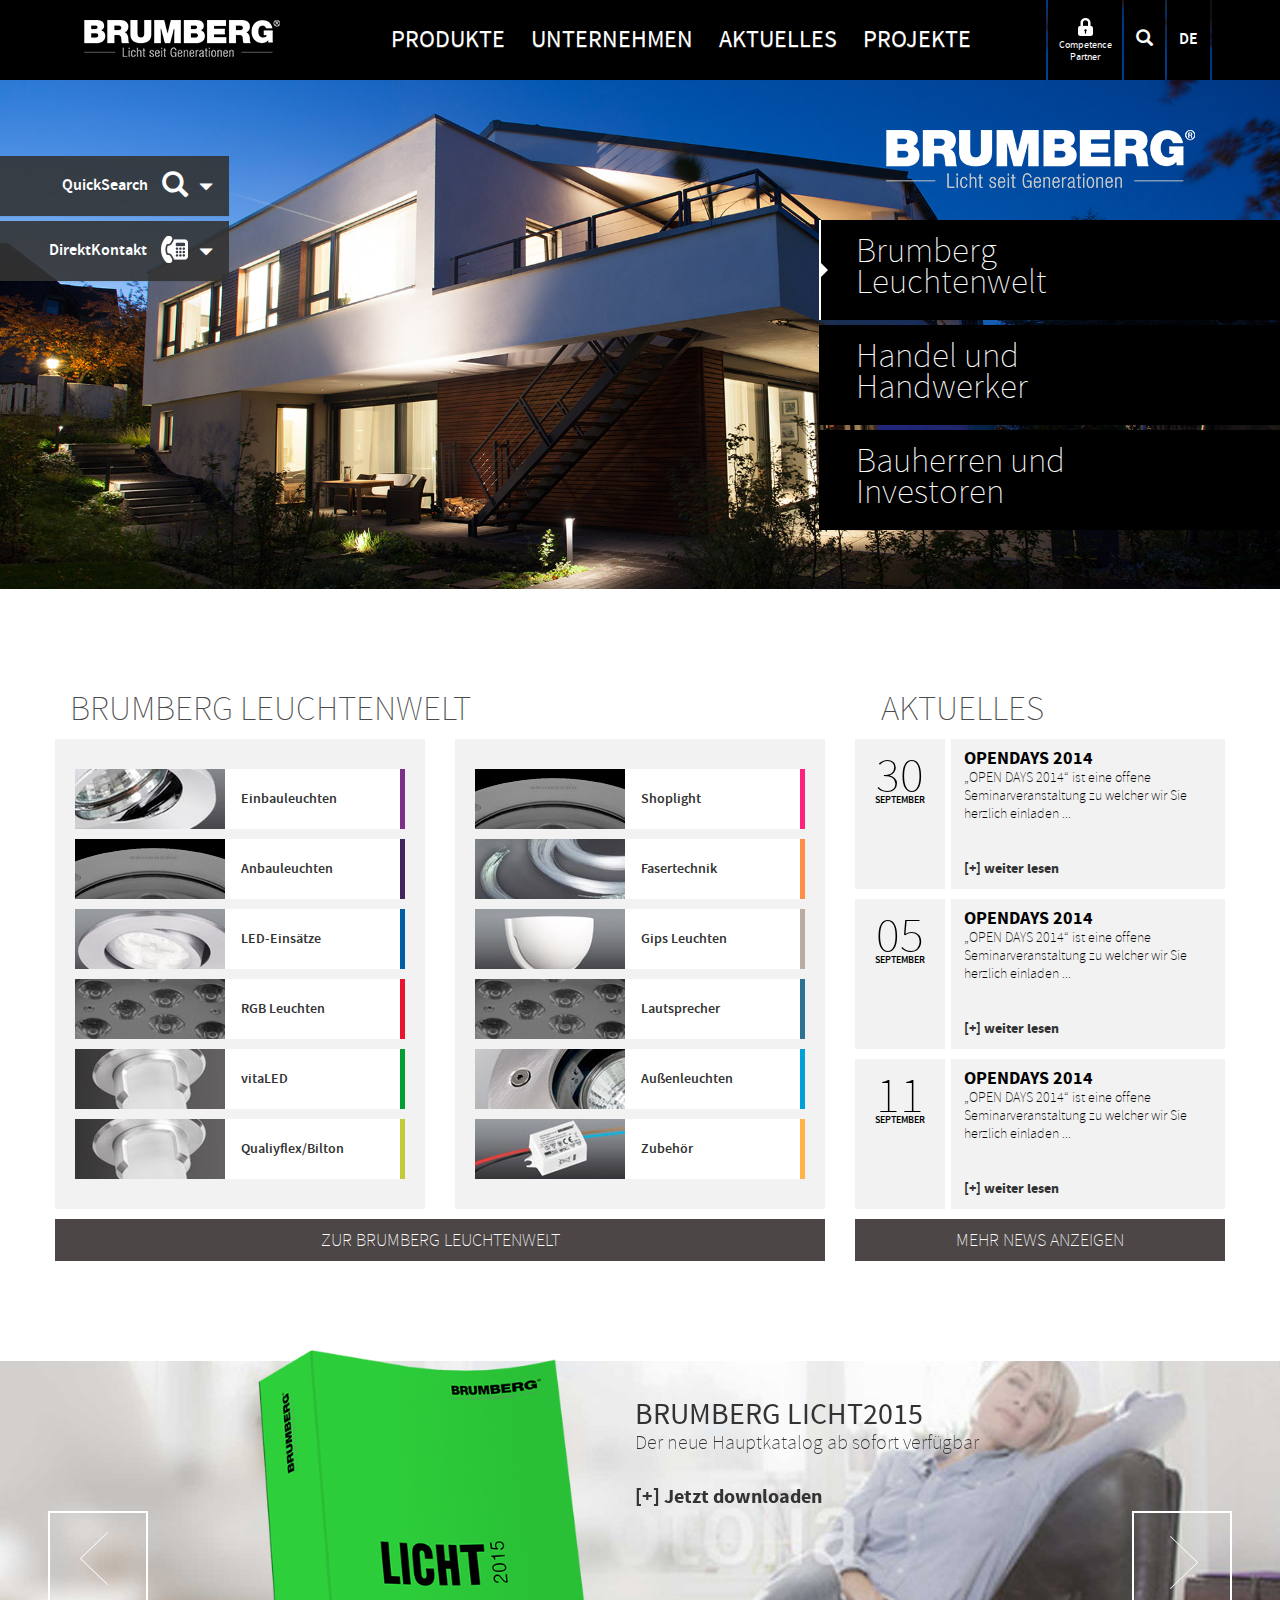
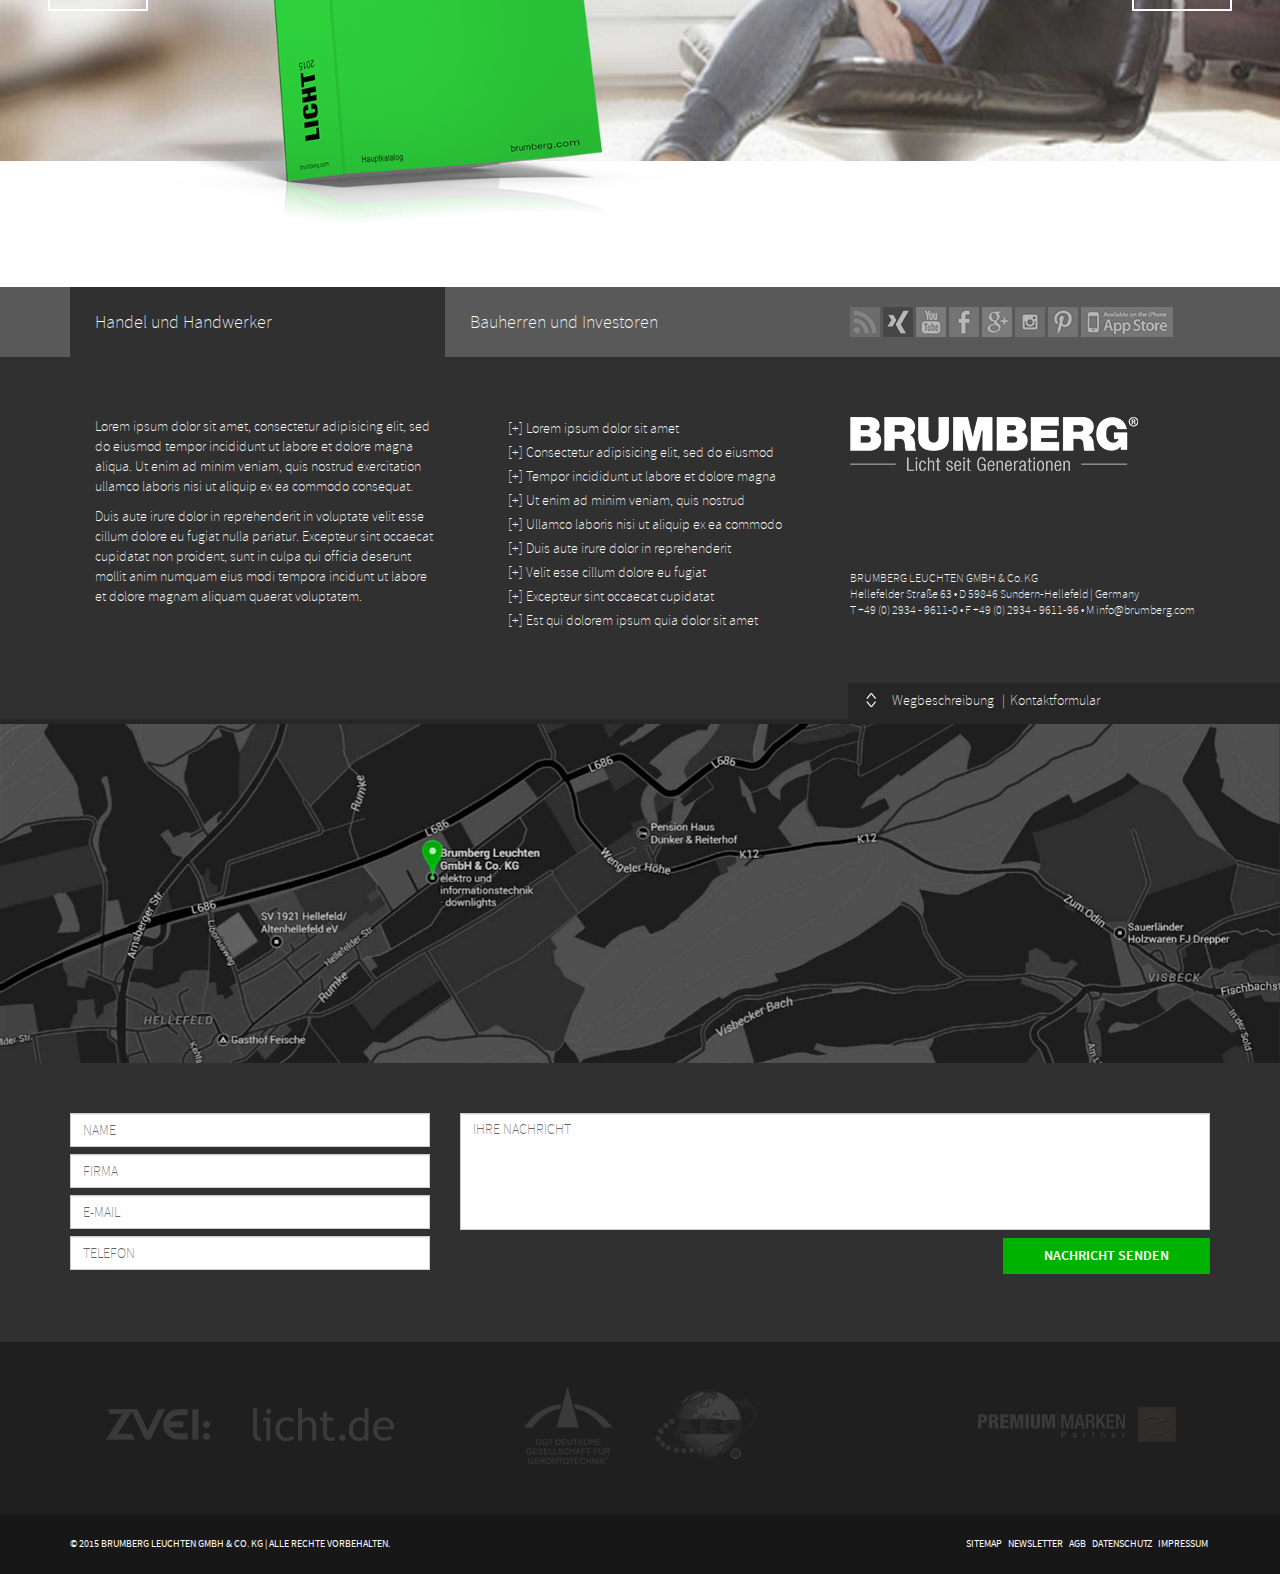
<file: index.html>
﻿<!doctype html>
<!--[if lt IE 7]> <html class="no-js lt-ie9 lt-ie8 lt-ie7" lang="en"> <![endif]-->
<!--[if IE 7]>    <html class="no-js lt-ie9 lt-ie8" lang="en"> <![endif]-->
<!--[if IE 8]>    <html class="no-js lt-ie9" lang="en"> <![endif]-->
<!--[if gt IE 8]><!-->
<html class="no-js" lang="en">
<!--<![endif]-->
<head>
<title>Brumberg</title>
<meta charset="utf-8">
<meta name="viewport" content="width=device-width">

<!-- CSS -->
<link rel="icon" href="_ui/images/favicon.png" type="image/png">
<link rel="stylesheet" type="text/css" href="_ui/css/bootstrap-theme.css">
<link rel="stylesheet" type="text/css" href="_ui/css/bootstrap.min.css">
<link rel="stylesheet" type="text/css" href="_ui/css/styles.css">

<!-- Js -->
<script type="text/javascript" src="_ui/js/modernizr-2.5.3.min.js"></script>
</head>
<body>
<div id="container">
  <div class="header">
  <div class="headerBg">
     <div class="headerTop"></div>
     <div class="headerTop2"></div>
   </div>
    <div class="container">
    
      <div class="row">
        <div class="headerContent">
          <div class="col-lg-3 col-md-3  col-sm-3">
            <div class="logo"><a href="index.html"><img src="_ui/images/logo.png" alt="logo"></a></div>
          </div>
          <div class="col-lg-2 col-md-3 col-sm-3 col-xs-7 pull-right">
            <div class="headerRight">
              <ul class="nav nav-pills">
                <li role="presentation" class="active"><a class="lock" href="#"><img width="15" height="18" alt="lock" src="_ui/images/lock.png"> <strong>Competence Partner</strong> </a>
                  <div class="partnerForm">
                    <form>
                      <label for="exampleInputEmail1">Anmelden</label>
                      <div class="form-group">
                        <input type="email" class="form-control" id="exampleInputEmail1" placeholder="Benutzername">
                      </div>
                      <div class="form-group">
                        <input type="password" class="form-control" id="exampleInputPassword1" placeholder="Passwort">
                      </div>
                      <button type="submit" class="btn">Anmelden</button>
                      <div class="regField">
                        <div class="form-group">
                          <label>Neu bei Brumberg?</label>
                          <button type="submit" class="btn">Registrieren</button>
                        </div>
                      </div>
                    </form>
                  </div>
                </li>
                <li role="presentation"><a class="search" href="#"><em class="glyphicon glyphicon-search"></em></a>
                  <div class="searchBar">
                    <form class="form-inline">
                      <div class="form-group">
                        <input type="text" placeholder="Suche" id="inputEmail3" class="form-control">
                        <button class="btn" type="submit"><em class="glyphicon glyphicon-search"></em></button>
                      </div>
                    </form>
                  </div>
                </li>
                <li role="presentation"><a href="#" class="btn-default dropdown-toggle language" id="language" data-toggle="dropdown" aria-expanded="true">DE</a>
                
                  <ul class="dropdown-menu" role="menu" aria-labelledby="language">
                    <li role="presentation"><a role="menuitem" tabindex="-1" href="#">DE - DEUTSCH</a></li>
                    <li role="presentation"><a role="menuitem" tabindex="-1" href="#">EN - ENGLISH</a></li>
                    <li role="presentation"><a role="menuitem" tabindex="-1" href="#">FR - FRENCH</a></li>
                  </ul>
                
                </li>
              </ul>
            </div>
          </div>
         
          <div class="col-lg-7 col-md-6 col-sm-6 col-xs-12">
            <nav class="navbar navbar-default"> 
              <!-- Brand and toggle get grouped for better mobile display -->
              <div class="navbar-header">
                <button type="button" class="navbar-toggle collapsed" data-toggle="collapse" data-target="#bs-example-navbar-collapse-1"> <span class="sr-only">Toggle navigation</span> <span class="icon-bar"></span> <span class="icon-bar"></span> <span class="icon-bar"></span> </button>
              </div>
              
              <!-- Collect the nav links, forms, and other content for toggling -->
              <div class="collapse navbar-collapse" id="bs-example-navbar-collapse-1">
                <ul class="nav navbar-nav">
                  <li class="active dropdown"><a href="#" class="dropdown-toggle" data-toggle="dropdown" role="button" aria-expanded="false">Produkte<span class="subArrow"></span></a>
                    <div class="subMenu dropdown-menu">
                      <div class="container">
                        <div class="submenuWrap">
                          <div class="menuItem"> <a href="#">
                            <figure><img src="_ui/images/submenu_img1.jpg" alt="menu image"></figure>
                            <span class="pink">Einbauleuchten</span>
                            </a> </div>
                          <div class="menuItem"> <a href="#">
                            <figure><img src="_ui/images/submenu_img1.jpg" alt="menu image"></figure>
                            <span class="red">RGB Leuchten</span>
                            </a> </div>
                          <div class="menuItem"> <a href="#">
                            <figure><img src="_ui/images/submenu_img1.jpg" alt="menu image"></figure>
                            <span class="darkblue">Lautsprecher</span>
                            </a> </div>
                          <div class="menuItem"> <a href="#">
                            <figure><img src="_ui/images/submenu_img1.jpg" alt="menu image"></figure>
                            <span class="lightpink">Shoplight</span>
                            </a> </div>
                          <div class="menuItem"> <a href="#">
                            <figure><img src="_ui/images/submenu_img1.jpg" alt="menu image"></figure>
                            <span class="violet">Anbauleuchten</span>
                            </a> </div>
                          <div class="menuItem"> <a href="#">
                            <figure><img src="_ui/images/submenu_img1.jpg" alt="menu image"></figure>
                            <span class="green">vitaLED</span>
                            </a> </div>
                          <div class="menuItem"> <a href="#">
                            <figure><img src="_ui/images/submenu_img1.jpg" alt="menu image"></figure>
                            <span class="orange">Fasertechnik</span>
                            </a> </div>
                          <div class="menuItem"> <a href="#">
                            <figure><img src="_ui/images/submenu_img1.jpg" alt="menu image"></figure>
                            <span class="darkblueLite">Außenleuchten</span>
                            </a> </div>
                          <div class="menuItem"> <a href="#">
                            <figure><img src="_ui/images/submenu_img1.jpg" alt="menu image"></figure>
                            <span class="blue">LED-Einsätze</span>
                            </a> </div>
                          <div class="menuItem"> <a href="#">
                            <figure><img src="_ui/images/submenu_img1.jpg" alt="menu image"></figure>
                            <span class="yellow">Qualyfley/Bilton</span>
                            </a> </div>
                          <div class="menuItem"> <a href="#">
                            <figure><img src="_ui/images/submenu_img1.jpg" alt="menu image"></figure>
                            <span class="ash">Gips Leuchten</span>
                            </a> </div>
                          <div class="menuItem"> <a href="#">
                            <figure><img src="_ui/images/submenu_img1.jpg" alt="menu image"></figure>
                            <span class="orangeLite">Zubehör</span>
                            </a> </div>
                        </div>
                      </div>
                    </div>
                  </li>
                  <li><a href="#">Unternehmen</a></li>
                  <li><a href="#">Aktuelles</a></li>
                  <li><a href="#">Projekte</a></li>
                </ul>
              </div>
              <!-- /.navbar-collapse --> 
            </nav>
          </div>
          
        </div>
      </div>
    </div>
  </div>
  <!-- /header -->
  
  <div id="main">
    <div class="sliderBlock">
      <div class="container">
        <div class="logo2"> <a href="index.html"><img src="_ui/images/logo2.png" alt="logo"></a> </div>
      </div>
      <section class="slider">
        <div class="flexslider">
          <ul class="slides">
            <li><img src="_ui/images/slider.jpg" alt="slider"></li>
            <li><img src="_ui/images/slider.jpg" alt="slider"></li>
            <li><img src="_ui/images/slider.jpg" alt="slider"></li>
          </ul>
        </div>
        <div class="flexslider-control">
          <ul class="flex-control-nav">
            <li><span>Brumberg<br>
              Leuchtenwelt</span></li>
            <li><span>Handel und <br>
              Handwerker</span></li>
            <li><span>Bauherren und <br>
              Investoren</span></li>
          </ul>
        </div>
      </section>
      <div class="quicksearchBlock">
        <div class="panel-group" id="accordion" role="tablist" aria-multiselectable="true">
          <div class="panel quickSearch">
            <div class="panel-heading" role="tab" id="headingOne"> <a data-toggle="collapse" data-parent="#accordion" href="#collapseOne" class="collapsed" aria-expanded="true" aria-controls="collapseOne">
              <div class="searchCont"> <strong class="arrowIcon glyphicon glyphicon-triangle-bottom"></strong> <cite class="searchIcon glyphicon glyphicon-search"></cite> <span class="cont">QuickSearch</span> </div>
              </a> </div>
            <div id="collapseOne" class="panel-collapse collapse" role="tabpanel" aria-labelledby="headingOne">
              <div class="panel-body">
                <div class="searchHoverBlock">
                  <div class="searchForm">
                    <form action="#">
                      <input type="text" placeholder="Artikelnummer / Bezeichnung" class="form-control">
                    </form>
                  </div>
                </div>
              </div>
            </div>
          </div>
          <div class="panel contactAddress">
            <div class="panel-heading" role="tab" id="headingTwo"> <a class="collapsed" data-toggle="collapse" data-parent="#accordion" href="#collapseTwo" aria-expanded="false" aria-controls="collapseTwo">
              <div class="searchCont"> <strong class="arrowIcon glyphicon glyphicon-triangle-bottom"></strong> <cite class="searchIcon"><img src="_ui/images/telephone.png" width="27" height="27" alt="telephone"></cite> <span class="cont">DirektKontakt</span> </div>
              </a> </div>
            <div id="collapseTwo" class="panel-collapse collapse" role="tabpanel" aria-labelledby="headingTwo">
              <div class="panel-body">
                <div class="contactHoverBlock">
                  <div class="contactContent"> <span class="phnNo"><strong>Zentrale</strong>+49 (0) 29 34 - 96 11 - 0</span> <span class="phnNo"><strong>E-Mail</strong><a href="mailto:info@brumberg.com">info@brumberg.com</a></span>
                    <p>[+] Ansprechpartner Innendienst<br>
                      [+] Ansprechpartner Aussendienst<br>
                      [+] Wegbeschreibung</p>
                    <form method="post">
                      <div class="form-group">
                        <label>Händlersuche</label>
                        <input type="text" class="form-control" placeholder="Händlername">
                      </div>
                      <div class="form-group">
                        <label>oder</label>
                        <input type="text" class="form-control" placeholder="PLZ/Ort">
                      </div>
                      <input type="button" value="Suche starten" class="btn btn-primary">
                    </form>
                  </div>
                </div>
              </div>
            </div>
          </div>
        </div>
      </div>
    </div>
    <div class="content">
      <div class="container">
        <div class="row">
          <div class="block1">
            <div class="row">
              <aside class="col-lg-8 col-md-8 col-sm-8">
                <div class="block1Cont">
                  <h3>Brumberg Leuchtenwelt</h3>
                  <div class="row">
                    <aside class="col-lg-6 col-md-6 col-sm-6">
                      <div class="productsBlock">
                        <ul>
                          <li class="pink"> <a href="#">
                            <figure><img src="_ui/images/photo1.jpg" width="150" height="60" alt="photo"></figure>
                            <span>Einbauleuchten</span> </a> </li>
                          <li class="violet"> <a href="#">
                            <figure><img src="_ui/images/photo2.jpg" width="150" height="60" alt="photo"></figure>
                            <span>Anbauleuchten</span> </a> </li>
                          <li class="blue"> <a href="#">
                            <figure><img src="_ui/images/photo3.jpg" width="150" height="60" alt="photo"></figure>
                            <span>LED-Einsätze</span> </a> </li>
                          <li class="red"> <a href="#">
                            <figure><img src="_ui/images/photo4.jpg" width="150" height="60" alt="photo"></figure>
                            <span>RGB Leuchten</span> </a> </li>
                          <li class="green"> <a href="#">
                            <figure><img src="_ui/images/photo5.jpg" width="150" height="60" alt="photo"></figure>
                            <span>vitaLED</span> </a> </li>
                          <li class="yellow"> <a href="#">
                            <figure><img src="_ui/images/photo5.jpg" width="150" height="60" alt="photo"></figure>
                            <span>Qualiyflex/Bilton</span> </a> </li>
                        </ul>
                      </div>
                    </aside>
                    <aside class="col-lg-6 col-md-6 col-sm-6">
                      <div class="productsBlock">
                        <ul>
                          <li class="lightpink"> <a href="#">
                            <figure><img src="_ui/images/photo2.jpg" width="150" height="60" alt="photo"></figure>
                            <span>Shoplight</span> </a> </li>
                          <li class="orange"> <a href="#">
                            <figure><img src="_ui/images/photo7.jpg" width="150" height="60" alt="photo"></figure>
                            <span>Fasertechnik</span> </a> </li>
                          <li class="ash"> <a href="#">
                            <figure><img src="_ui/images/photo8.jpg" width="150" height="60" alt="photo"></figure>
                            <span>Gips Leuchten</span> </a> </li>
                          <li class="darkblue"> <a href="#">
                            <figure><img src="_ui/images/photo4.jpg" width="150" height="60" alt="photo"></figure>
                            <span>Lautsprecher</span> </a> </li>
                          <li class="darkblueLite"> <a href="#">
                            <figure><img src="_ui/images/photo9.jpg" width="150" height="60" alt="photo"></figure>
                            <span>Außenleuchten</span> </a> </li>
                          <li class="orangeLite"> <a href="#">
                            <figure><img src="_ui/images/photo10.jpg" width="150" height="60" alt="photo"></figure>
                            <span>Zubehör</span> </a> </li>
                        </ul>
                      </div>
                    </aside>
                  </div>
                  <a href="#" class="btn viewMore">Zur Brumberg Leuchtenwelt</a> </div>
              </aside>
              <aside class="col-lg-4 col-md-4 col-sm-4">
                <div class="events">
                  <h3>Aktuelles</h3>
                  <div class="media">
                    <div class="media-left"> <strong>30</strong><small>September</small> </div>
                    <div class="media-body">
                      <h4>OPENDAYS 2014</h4>
                      <p>&bdquo;OPEN DAYS 2014&ldquo; ist eine offene Seminarveranstaltung zu welcher wir Sie herzlich einladen ...</p>
                      <a href="#">[+] weiter lesen</a> </div>
                  </div>
                  <div class="media">
                    <div class="media-left"> <strong>05</strong><small>September</small> </div>
                    <div class="media-body">
                      <h4>OPENDAYS 2014</h4>
                      <p>&bdquo;OPEN DAYS 2014&ldquo; ist eine offene Seminarveranstaltung zu welcher wir Sie herzlich einladen ...</p>
                      <a href="#">[+] weiter lesen</a> </div>
                  </div>
                  <div class="media">
                    <div class="media-left"> <strong>11</strong><small>September</small> </div>
                    <div class="media-body">
                      <h4>OPENDAYS 2014</h4>
                      <p>&bdquo;OPEN DAYS 2014&ldquo; ist eine offene Seminarveranstaltung zu welcher wir Sie herzlich einladen ...</p>
                      <a href="#">[+] weiter lesen</a> </div>
                  </div>
                  <a href="#" class="btn viewMore">Mehr News anzeigen</a> </div>
              </aside>
            </div>
          </div>
        </div>
      </div>
      <div class="contentSlider">
        <div id="carousel-example-generic" class="carousel slide" data-ride="carousel"> 
          <!-- Indicators -->
          <ol class="carousel-indicators">
            <li data-target="#carousel-example-generic" data-slide-to="0" class="active"></li>
            <li data-target="#carousel-example-generic" data-slide-to="1"></li>
            <li data-target="#carousel-example-generic" data-slide-to="2"></li>
          </ol>
          
          <!-- Wrapper for slides -->
          <div class="carousel-inner" role="listbox">
            <div class="item active"> <img src="_ui/images/content_slider_image1.jpg" alt="slider image">
              <div class="carousel-caption">
                <div class="container">
                  <div class="row">
                    <aside class="col-lg-6 col-md-6 col-sm-6">
                      <div class="productImage"> <img src="_ui/images/product_image.png" alt="product image"> </div>
                    </aside>
                    <aside class="col-lg-5 col-md-5 col-sm-5">
                      <div class="sliderContent">
                        <h3>Brumberg Licht2015</h3>
                        <p>Der neue Hauptkatalog ab sofort verfügbar</p>
                        <a href="#">[+] Jetzt downloaden</a> </div>
                    </aside>
                  </div>
                </div>
              </div>
            </div>
            <div class="item"> <img src="_ui/images/content_slider_image2.jpg" alt="slider image">
              <div class="carousel-caption">
                <div class="container">
                  <div class="row">
                    <aside class="col-lg-6 col-md-6 col-sm-6">
                      <div class="productImage"> <img src="_ui/images/product_image.png" alt="product image"> </div>
                    </aside>
                    <aside class="col-lg-5 col-md-5 col-sm-5">
                      <div class="sliderContent">
                        <h3>Brumberg Licht2015</h3>
                        <p>Der neue Hauptkatalog ab sofort verfügbar</p>
                        <a href="#">[+] Jetzt downloaden</a> </div>
                    </aside>
                  </div>
                </div>
              </div>
            </div>
          </div>
          
          <!-- Controls --> 
          <a class="left carousel-control" href="#carousel-example-generic" role="button" data-slide="prev"> <span class="glyphicon glyphicon-chevron-left" aria-hidden="true"></span> <span class="sr-only">Previous</span> </a> <a class="right carousel-control" href="#carousel-example-generic" role="button" data-slide="next"> <span class="glyphicon glyphicon-chevron-right" aria-hidden="true"></span> <span class="sr-only">Next</span> </a> </div>
      </div>
    </div>
  </div>
  
  <!-- /main -->
  
  <footer>
    <div class="container">
      <div class="row">
        <aside class="col-lg-8 col-md-8 col-sm-12"> 
          <!--TAB BLOCK-->
          <div class="tabBlock">
            <ul class="nav nav-tabs" role="tablist" id="myTab">
              <li role="presentation" class="active"><a href="#tab1" role="tab" data-toggle="tab">Handel und Handwerker</a></li>
              <li role="presentation"><a href="#tab2" role="tab" data-toggle="tab">Bauherren und Investoren</a></li>
            </ul>
            <div class="tab-content">
              <div role="tabpanel" class="tab-pane fade active in" id="tab1">
                <div class="row">
                  <aside class="col-lg-6 col-md-6 col-sm-6">
                    <p>Lorem ipsum dolor sit amet, consectetur adipisicing elit, sed do eiusmod tempor incididunt ut labore et dolore magna aliqua. Ut enim ad minim veniam, quis nostrud exercitation ullamco laboris nisi ut aliquip ex ea commodo consequat.</p>
                    <p>Duis aute irure dolor in reprehenderit in voluptate velit esse cillum dolore eu fugiat nulla pariatur. Excepteur sint occaecat cupidatat non proident, sunt in culpa qui officia deserunt mollit anim numquam eius modi tempora incidunt ut labore et dolore magnam aliquam quaerat voluptatem.</p>
                  </aside>
                  <aside class="col-lg-6 col-md-6 col-sm-6">
                    <ul>
                      <li><a href="#">[+] Lorem ipsum dolor sit amet</a></li>
                      <li><a href="#">[+] Consectetur adipisicing elit, sed do eiusmod</a></li>
                      <li><a href="#">[+] Tempor incididunt ut labore et dolore magna</a></li>
                      <li><a href="#">[+] Ut enim ad minim veniam, quis nostrud</a></li>
                      <li><a href="#">[+] Ullamco laboris nisi ut aliquip ex ea commodo</a></li>
                      <li><a href="#">[+] Duis aute irure dolor in reprehenderit </a></li>
                      <li><a href="#">[+] Velit esse cillum dolore eu fugiat</a></li>
                      <li><a href="#">[+] Excepteur sint occaecat cupidatat</a></li>
                      <li><a href="#">[+] Est qui dolorem ipsum quia dolor sit amet</a></li>
                    </ul>
                  </aside>
                </div>
              </div>
              <div role="tabpanel" class="tab-pane fade" id="tab2">
                <div class="row">
                  <aside class="col-lg-6 col-md-6 col-sm-6">
                    <p>Lorem ipsum dolor sit amet, consectetur adipisicing elit, sed do eiusmod tempor incididunt ut labore et dolore magna aliqua. Ut enim ad minim veniam, quis nostrud exercitation ullamco laboris nisi ut aliquip ex ea commodo consequat.</p>
                    <p>Duis aute irure dolor in reprehenderit in voluptate velit esse cillum dolore eu fugiat nulla pariatur. Excepteur sint occaecat cupidatat non proident, sunt in culpa qui officia deserunt mollit anim numquam eius modi tempora incidunt ut labore et dolore magnam aliquam quaerat voluptatem.</p>
                  </aside>
                  <aside class="col-lg-6 col-md-6 col-sm-6">
                    <ul>
                      <li><a href="#">[+] Lorem ipsum dolor sit amet</a></li>
                      <li><a href="#">[+] Consectetur adipisicing elit, sed do eiusmod</a></li>
                      <li><a href="#">[+] Tempor incididunt ut labore et dolore magna</a></li>
                      <li><a href="#">[+] Ut enim ad minim veniam, quis nostrud</a></li>
                      <li><a href="#">[+] Ullamco laboris nisi ut aliquip ex ea commodo</a></li>
                      <li><a href="#">[+] Duis aute irure dolor in reprehenderit </a></li>
                      <li><a href="#">[+] Velit esse cillum dolore eu fugiat</a></li>
                      <li><a href="#">[+] Excepteur sint occaecat cupidatat</a></li>
                      <li><a href="#">[+] Est qui dolorem ipsum quia dolor sit amet</a></li>
                    </ul>
                  </aside>
                </div>
              </div>
            </div>
          </div>
        </aside>
        <aside class="col-lg-4 col-md-4 col-sm-12">
          <div class="socialShare">
            <ul>
              <li><a href="#" class="rss">&nbsp;</a></li>
              <li><a href="#" class="xing">&nbsp;</a></li>
              <li><a href="#" class="youtube">&nbsp;</a></li>
              <li><a href="#" class="facebook">&nbsp;</a></li>
              <li><a href="#" class="gplus">&nbsp;</a></li>
              <li><a href="#" class="photobucket">&nbsp;</a></li>
              <li><a href="#" class="pintrest">&nbsp;</a></li>
              <li><a href="#" class="appStore">&nbsp;</a></li>
            </ul>
          </div>
          <div class="footerLogo"> <a href="index.html"><img src="_ui/images/footer_logo.png" alt="logo"></a> </div>
          <div class="addressBlock">
            <p class="address">BRUMBERG LEUCHTEN GMBH &amp; Co. KG<br>
              Hellefelder Straße 63 • D 59846 Sundern-Hellefeld | Germany<br>
              T +49 (0) 2934 - 9611-0 • F +49 (0) 2934 - 9611-96 • M <a href="mailto:info@brumberg.com">info@brumberg.com</a></p>
          </div>
        </aside>
      </div>
    </div>
    <!--MAP-->
    <div class="contact">
      <div class="container">
        <div class="mapLocation pull-right">
          <button type="button" data-toggle="collapse" data-target="#contact" aria-expanded="false"> &nbsp; </button>
          <a href="#">Wegbeschreibung</a> <a href="#">Kontaktformular</a> </div>
      </div>
      <div class="collapseWrap">
        <div class="collapse in" id="contact">
          <div class="mapWrap"> <img src="_ui/images/map.jpg" alt="map"> </div>
          <div class="contactForm">
            <div class="container">
              <form action="#">
                <div class="row">
                  <div class="col-lg-4 col-md-4 col-sm-4">
                    <fieldset>
                      <div class="form-group">
                        <input type="text" class="form-control" id="name" placeholder="name">
                      </div>
                      <div class="form-group">
                        <input type="text" class="form-control" id="firma" placeholder="firma">
                      </div>
                      <div class="form-group">
                        <input type="email" class="form-control" id="email" placeholder="e-mail">
                      </div>
                      <div class="form-group">
                        <input type="text" class="form-control" id="telefon" placeholder="telefon">
                      </div>
                    </fieldset>
                  </div>
                    
                  <div class="col-lg-8 col-md-8 col-sm-8">
                    <fieldset>
                      <textarea class="form-control" placeholder="Ihre Nachricht" rows="3"></textarea>
                      <input type="submit" class="btn pull-right" value="Nachricht Senden">
                    </fieldset>
                  </div>
                </div>
              </form>
            </div>
          </div>
        </div>
      </div>
    </div>
    <div class="footerLogos">
      <div class="container">
        <div class="row">
          <div class="col-lg-4 col-md-4 col-sm-4"> <span><img src="_ui/images/footer_logo1.png" alt="footer logo"></span> <span><img src="_ui/images/footer_logo2.png" alt="footer logo"></span> </div>
          <div class="col-lg-4 col-md-4 col-sm-4"> <span><img src="_ui/images/footer_logo3.png" alt="footer logo"></span> <span><img src="_ui/images/footer_logo4.png" alt="footer logo"></span> </div>
          <div class="col-lg-4 col-md-4 col-sm-4"><span class="premimum"><img src="_ui/images/footer_logo5.png" alt="footer logo"></span> </div>
        </div>
      </div>
    </div>
    <div class="footerBottom">
      <div class="container">
        <div class="row">
          <aside class="col-lg-6 col-md-6 col-sm-6">
            <p><span class="copyRights">&copy; 2015 Brumberg Leuchten GmbH &amp; Co. KG | Alle Rechte vorbehalten.</span></p>
          </aside>
          <aside class="col-lg-6 col-md-6 col-sm-6">
            <ul>
              <li><a href="#">Sitemap</a></li>
              <li><a href="#">Newsletter</a></li>
              <li><a href="#">AGB</a></li>
              <li><a href="#">Datenschutz</a></li>
              <li><a href="#">Impressum</a></li>
            </ul>
          </aside>
        </div>
      </div>
    </div>
  </footer>
  <!-- /footer --> 
</div>
<!-- /container --> 

<!--JS--> 
<script type="text/javascript" src="_ui/js/jquery-1.11.1.min.js"></script>
<script type="text/javascript" src="_ui/js/bootstrap.min.js"></script> 
<script type="text/javascript" src="_ui/js/jquery.flexslider.js"></script>
<script type="text/javascript" src="_ui/js/main.js"></script> 
<script>  
	var $flexslider = $('.flexslider');
	    $flexslider.flexslider({
	    animation: "slide",
	    manualControls: ".flex-control-nav li",
	    useCSS: false ,/* Chrome fix*/
	    pauseOnAction: false,
	    slideshowSpeed: 5000,
	});
</script> 
<script>
    $(function () {
      $('#myTab a:first').tab('show');
    })
</script>
    
</body>
</html>
</file>
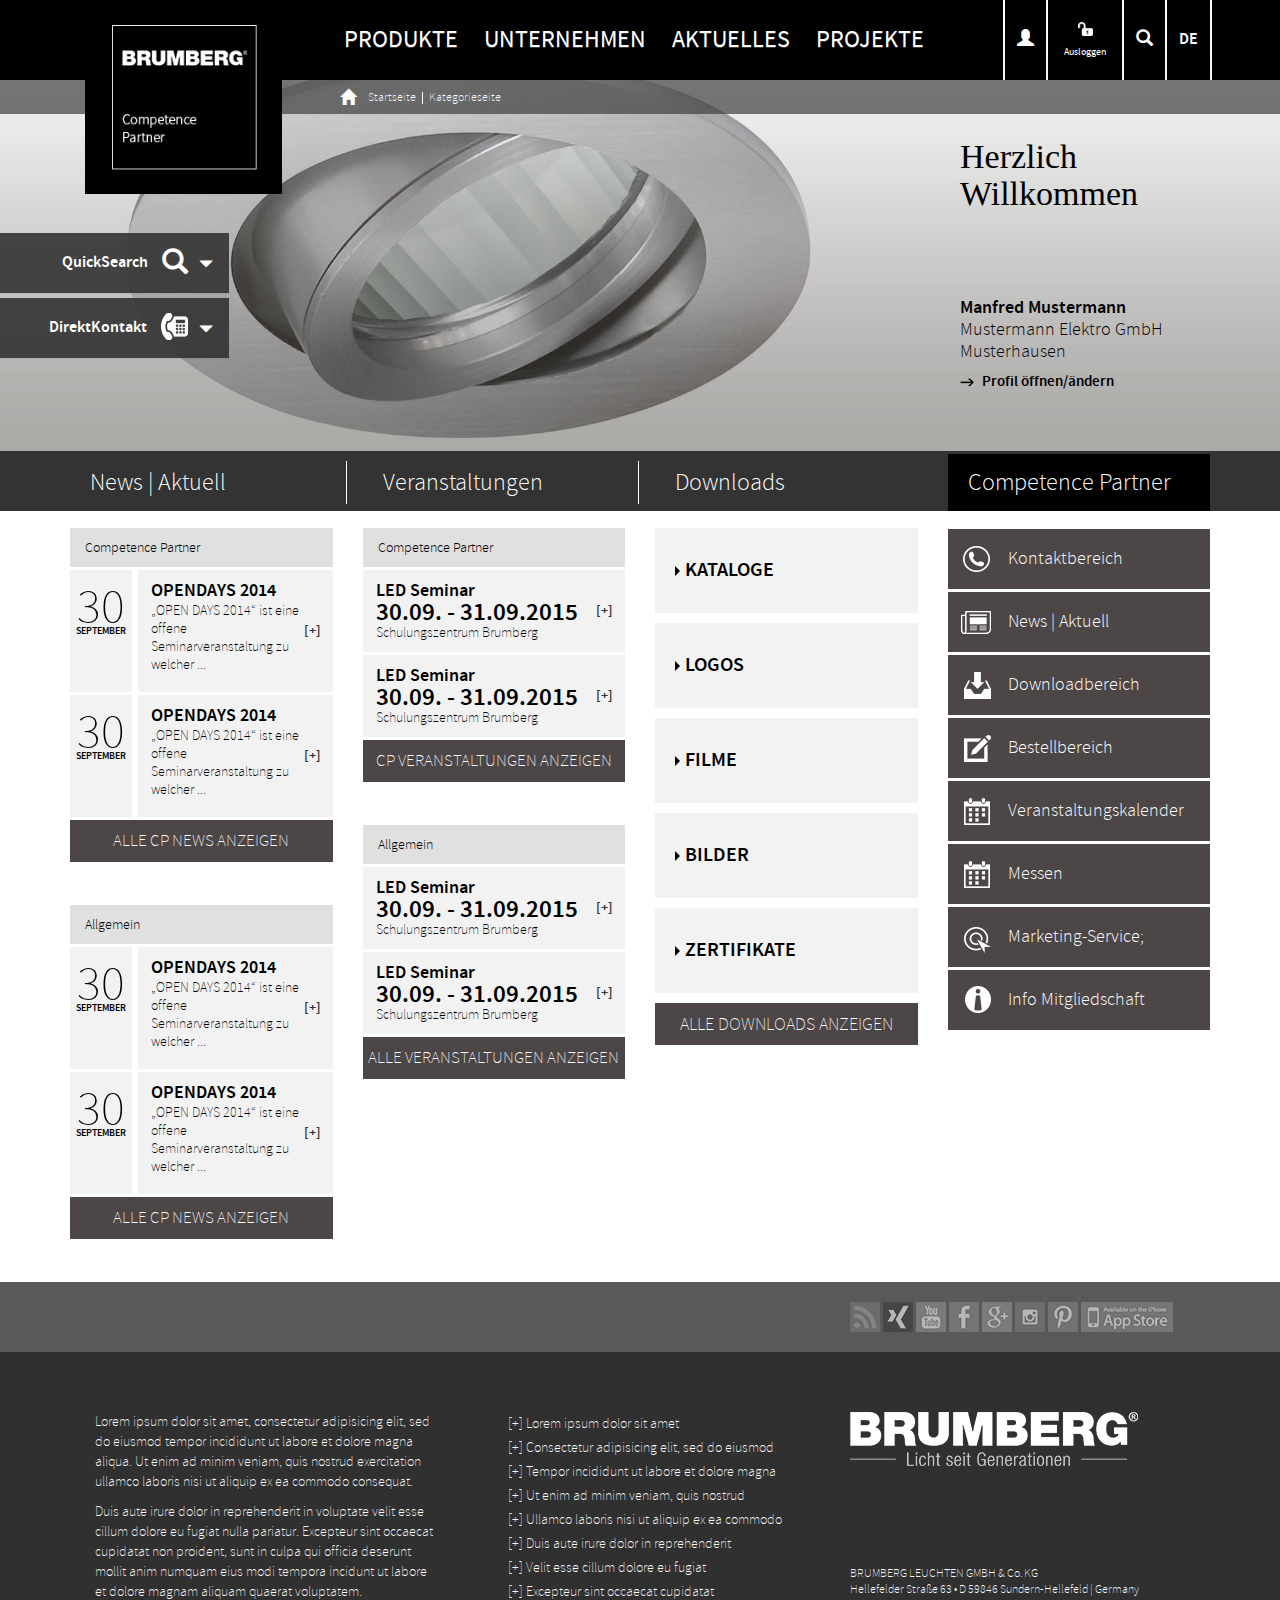
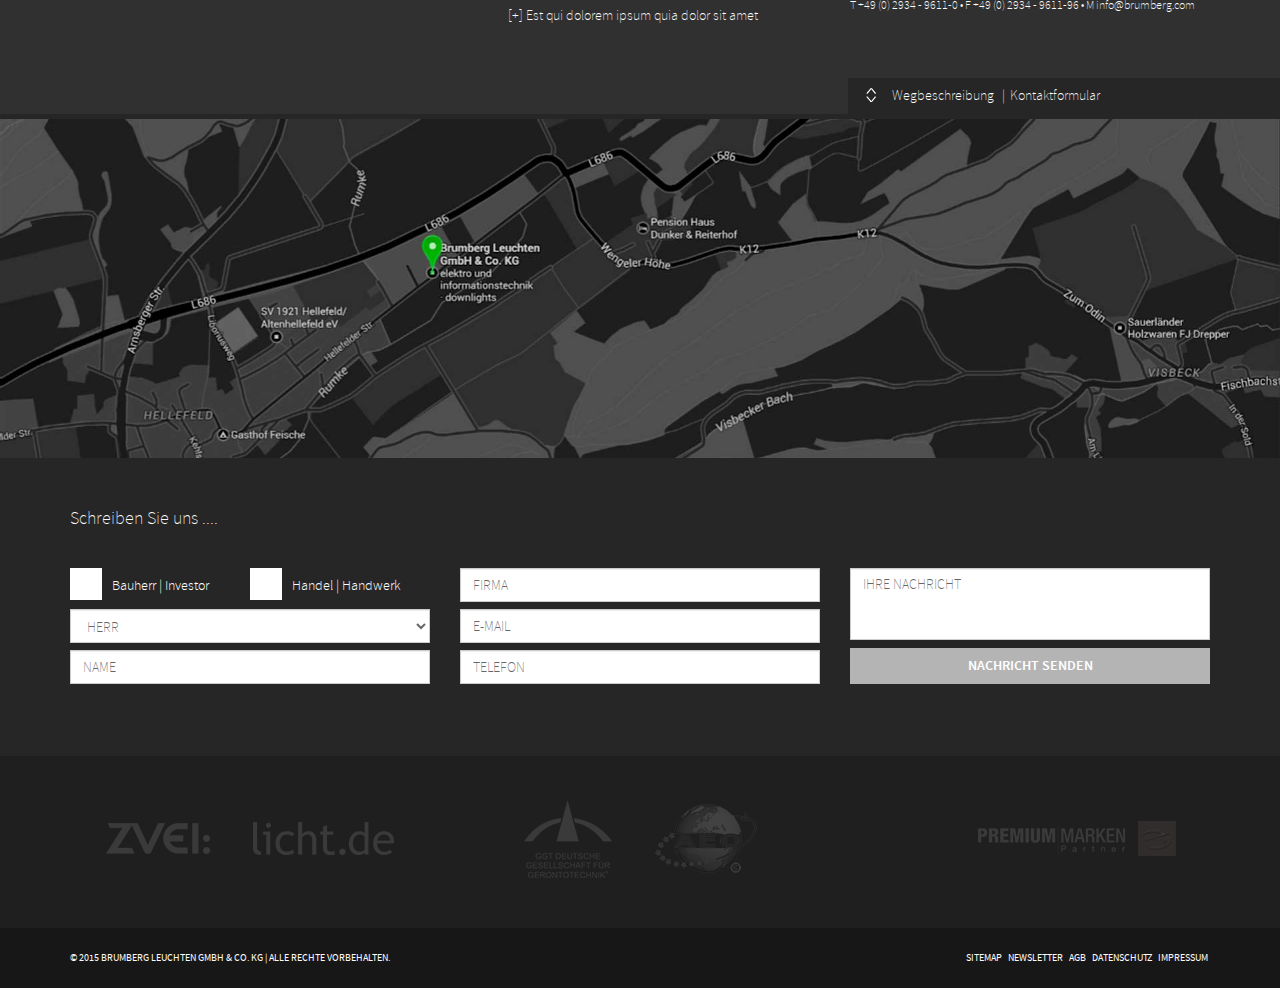
<file: competencePartner.html>
﻿<!doctype html>
<!--[if lt IE 7]> <html class="no-js lt-ie9 lt-ie8 lt-ie7" lang="en"> <![endif]-->
<!--[if IE 7]>    <html class="no-js lt-ie9 lt-ie8" lang="en"> <![endif]-->
<!--[if IE 8]>    <html class="no-js lt-ie9" lang="en"> <![endif]-->
<!--[if gt IE 8]><!-->
<html class="no-js" lang="en">
<!--<![endif]-->
<head>
<title>Website Name</title>
<meta charset="utf-8">
<meta name="viewport" content="width=device-width">

<!-- CSS -->
<link rel="icon" href="_ui/images/favicon.png" type="image/png">
<link rel="stylesheet" type="text/css" href="_ui/css/bootstrap-theme.css">
<link rel="stylesheet" type="text/css" href="_ui/css/bootstrap.min.css">
<link rel="stylesheet" type="text/css" href="_ui/css/styles.css">

<!-- Js -->
<script type="text/javascript" src="_ui/js/modernizr-2.5.3.min.js"></script>
</head>
<body>
<div id="container">
  <div class="header">
   <div class="headerBg">
     <div class="headerTop headerTop1"></div>
     <div class="headerTop2"></div>
   </div>
    <div class="container">
      <div class="row">
        <div class="headerContent headerContent1">
          <div class="col-lg-3 col-md-3  col-sm-3">
            <div class="logo logo1"><a href="index.html"><img src="_ui/images/logo-inner.png" alt="logo"></a></div>
          </div>
          <div class="col-lg-3 col-md-3 col-sm-3 col-xs-7 pull-right">
            <div class="headerRight">
              <ul class="nav nav-pills">
              	<li role="presentation"><a class="search1" href="#"><em class="glyphicon glyphicon-user"></em></a></li>
                <li role="presentation" class="active"><a class="lock lock1" href="#"><img width="15" height="18" alt="lock" src="_ui/images/lock-open.png"> <strong>Ausloggen</strong> </a>
                  <div class="partnerForm">
                    <form>
                      <label for="exampleInputEmail1">Anmelden</label>
                      <div class="form-group">
                        <input type="email" class="form-control" id="exampleInputEmail1" placeholder="Benutzername">
                      </div>
                      <div class="form-group">
                        <input type="password" class="form-control" id="exampleInputPassword1" placeholder="Passwort">
                      </div>
                      <button type="submit" class="btn">Anmelden</button>
                      <div class="regField">
                        <div class="form-group">
                          <label>Neu bei Brumberg?</label>
                          <button type="submit" class="btn">Registrieren</button>
                        </div>
                      </div>
                    </form>
                  </div>
                </li>
                <li role="presentation"><a class="search" href="#"><em class="glyphicon glyphicon-search"></em></a>
                  <div class="searchBar">
                    <form class="form-inline">
                      <div class="form-group">
                        <input type="text" placeholder="Suche" id="inputEmail3" class="form-control">
                        <button class="btn" type="submit"><em class="glyphicon glyphicon-search"></em></button>
                      </div>
                    </form>
                  </div>
                </li>
                <li role="presentation"><a href="#" class="btn-default dropdown-toggle language" id="language" data-toggle="dropdown" aria-expanded="true">DE</a>
                  <ul class="dropdown-menu languages-list" role="menu" aria-labelledby="language">
                    <li role="presentation"><a role="menuitem" tabindex="-1" href="#">DE - DEUTSCH</a></li>
                    <li role="presentation"><a role="menuitem" tabindex="-1" href="#">EN - ENGLISH</a></li>
                    <li role="presentation"><a role="menuitem" tabindex="-1" href="#">FR - FRENCH</a></li>
                  </ul>
                </li>
              </ul>
            </div>
          </div>
         
          <div class="col-lg-6 col-md-6 col-sm-6 col-xs-12">
            <nav class="navbar navbar-default"> 
              <!-- Brand and toggle get grouped for better mobile display -->
              <div class="navbar-header">
                <button type="button" class="navbar-toggle collapsed" data-toggle="collapse" data-target="#bs-example-navbar-collapse-1"> <span class="sr-only">Toggle navigation</span> <span class="icon-bar"></span> <span class="icon-bar"></span> <span class="icon-bar"></span> </button>
              </div>
              
              <!-- Collect the nav links, forms, and other content for toggling -->
              <div class="collapse navbar-collapse" id="bs-example-navbar-collapse-1">
                <ul class="nav navbar-nav">
                  <li class="active dropdown"><a href="#" class="dropdown-toggle" data-toggle="dropdown" role="button" aria-expanded="false">Produkte<span class="subArrow"></span></a>
                    <div class="subMenu dropdown-menu">
                      <div class="container">
                        <div class="submenuWrap">
                          <div class="menuItem"> <a href="#">
                            <figure><img src="_ui/images/submenu_img1.jpg" alt="menu image"></figure>
                            <span class="pink">Einbauleuchten</span>
                            </a> </div>
                          <div class="menuItem"> <a href="#">
                            <figure><img src="_ui/images/submenu_img1.jpg" alt="menu image"></figure>
                            <span class="red">RGB Leuchten</span>
                            </a> </div>
                          <div class="menuItem"> <a href="#">
                            <figure><img src="_ui/images/submenu_img1.jpg" alt="menu image"></figure>
                            <span class="darkblue">Lautsprecher</span>
                            </a> </div>
                          <div class="menuItem"> <a href="#">
                            <figure><img src="_ui/images/submenu_img1.jpg" alt="menu image"></figure>
                            <span class="lightpink">Shoplight</span>
                            </a> </div>
                          <div class="menuItem"> <a href="#">
                            <figure><img src="_ui/images/submenu_img1.jpg" alt="menu image"></figure>
                            <span class="violet">Anbauleuchten</span>
                            </a> </div>
                          <div class="menuItem"> <a href="#">
                            <figure><img src="_ui/images/submenu_img1.jpg" alt="menu image"></figure>
                            <span class="green">vitaLED</span>
                            </a> </div>
                          <div class="menuItem"> <a href="#">
                            <figure><img src="_ui/images/submenu_img1.jpg" alt="menu image"></figure>
                            <span class="orange">Fasertechnik</span>
                            </a> </div>
                          <div class="menuItem"> <a href="#">
                            <figure><img src="_ui/images/submenu_img1.jpg" alt="menu image"></figure>
                            <span class="darkblueLite">Außenleuchten</span>
                            </a> </div>
                          <div class="menuItem"> <a href="#">
                            <figure><img src="_ui/images/submenu_img1.jpg" alt="menu image"></figure>
                            <span class="blue">LED-Einsätze</span>
                            </a> </div>
                          <div class="menuItem"> <a href="#">
                            <figure><img src="_ui/images/submenu_img1.jpg" alt="menu image"></figure>
                            <span class="yellow">Qualyfley/Bilton</span>
                            </a> </div>
                          <div class="menuItem"> <a href="#">
                            <figure><img src="_ui/images/submenu_img1.jpg" alt="menu image"></figure>
                            <span class="ash">Gips Leuchten</span>
                            </a> </div>
                          <div class="menuItem"> <a href="#">
                            <figure><img src="_ui/images/submenu_img1.jpg" alt="menu image"></figure>
                            <span class="orangeLite">Zubehör</span>
                            </a> </div>
                        </div>
                      </div>
                    </div>
                  </li>
                  <li><a href="#">Unternehmen</a></li>
                  <li><a href="#">Aktuelles</a></li>
                  <li><a href="#">Projekte</a></li>
                </ul>
              </div>
              <!-- /.navbar-collapse --> 
            </nav>
          </div>
          
        </div>
      </div>
    </div>
  </div>
  <!-- /header -->
  
  <div id="main">
  	<div class="breadcrumb breadcrumb1">
    	<div class="container">
            <ol>
              <li><a href="#"><span class="glyphicon glyphicon-home"></span></a></li>
              <li><a href="#">Startseite</a></li>
              <li><a href="#">Kategorieseite</a></li>
             </ol>
      	</div>
    </div>
    <div class="sliderBlock sliderBlock1">
    	<div class="quicksearchBlock quicksearchBlock1">
        <div class="panel-group" id="accordion" role="tablist" aria-multiselectable="true">
          <div class="panel quickSearch">
            <div class="panel-heading" role="tab" id="headingOne"> <a data-toggle="collapse" data-parent="#accordion" href="#collapseOne" class="collapsed" aria-expanded="true" aria-controls="collapseOne">
              <div class="searchCont"> <strong class="arrowIcon glyphicon glyphicon-triangle-bottom"></strong> <cite class="searchIcon glyphicon glyphicon-search"></cite> <span class="cont">QuickSearch</span> </div>
              </a> </div>
            <div id="collapseOne" class="panel-collapse collapse" role="tabpanel" aria-labelledby="headingOne">
              <div class="panel-body">
                <div class="searchHoverBlock">
                  <div class="searchForm">
                    <form action="#">
                      <input type="text" placeholder="Artikelnummer / Bezeichnung" class="form-control">
                    </form>
                  </div>
                </div>
              </div>
            </div>
          </div>
          <div class="panel contactAddress">
            <div class="panel-heading" role="tab" id="headingTwo"> <a class="collapsed" data-toggle="collapse" data-parent="#accordion" href="#collapseTwo" aria-expanded="false" aria-controls="collapseTwo">
              <div class="searchCont"> <strong class="arrowIcon glyphicon glyphicon-triangle-bottom"></strong> <cite class="searchIcon"><img src="_ui/images/telephone.png" width="27" height="27" alt="telephone"></cite> <span class="cont">DirektKontakt</span> </div>
              </a> </div>
            <div id="collapseTwo" class="panel-collapse collapse" role="tabpanel" aria-labelledby="headingTwo">
              <div class="panel-body">
                <div class="contactHoverBlock">
                  <div class="contactContent"> <span class="phnNo"><strong>Zentrale</strong>+49 (0) 29 34 - 96 11 - 0</span> <span class="phnNo"><strong>E-Mail</strong><a href="mailto:info@brumberg.com">info@brumberg.com</a></span>
                    <p>[+] Ansprechpartner Innendienst<br>
                      [+] Ansprechpartner Aussendienst<br>
                      [+] Wegbeschreibung</p>
                    <form method="post">
                      <div class="form-group">
                        <label>Händlersuche</label>
                        <input type="text" class="form-control" placeholder="Händlername">
                      </div>
                      <div class="form-group">
                        <label>oder</label>
                        <input type="text" class="form-control" placeholder="PLZ/Ort">
                      </div>
                      <input type="button" value="Suche starten" class="btn btn-primary">
                    </form>
                  </div>
                </div>
              </div>
            </div>
          </div>
        </div>
      </div>
      	<section class="slider">
        <div class="flexslider">
          <ul class="slides">
            <li><img src="_ui/images/slider2.jpg" alt="slider">
            	<div class="sliderContent">
                	<div class="container">
                    	<div class="sliderInner">
                		<h3>Herzlich<span>Willkommen</span></h3>
                    	<p><strong>Manfred Mustermann</strong> Mustermann Elektro GmbH Musterhausen <a href="#">Profil öffnen/ändern</a></p>
                        </div>
                    </div>
                </div>
            </li>
          </ul>
        </div>
        
      </section>
    </div>
    
    <!--INNER PART-->
    <section class="innerPart">
    	
            <div class="subNav">
            	<div class="container">
                <div class="row">
                    <div class="col-xs-12 col-sm-9 col-md-9">	
                       
                    </div>
                    <div class="col-xs-12 col-sm-3 col-md-3 pull-right">
                       
                    </div>	
                    </div>
                </div>
                </div>
            <div class="innerContent">
            <div class="container">
            	<div class="row">
                	<aside class="col-sm-4 col-md-3">
                    	<h3>News | Aktuell</h3>
                    	<div class="events events2">
                          <h5>Competence Partner</h5>
                          <div class="media">
                            <div class="media-left"> <strong>30</strong><small>September</small> </div>
                            <div class="media-body">
                              <h4>OPENDAYS 2014</h4>
                              <p>„OPEN DAYS 2014“ ist eine offene Seminarveranstaltung zu welcher ...</p>
                              <a href="#">[+]</a> </div>
                          </div>
                          <div class="media">
                            <div class="media-left"> <strong>30</strong><small>September</small> </div>
                            <div class="media-body">
                              <h4>OPENDAYS 2014</h4>
                              <p>„OPEN DAYS 2014“ ist eine offene Seminarveranstaltung zu welcher ...</p>
                              <a href="#">[+]</a> </div>
                          </div>
                          <a class="btn viewMore" href="#">ALLE CP News anzeigen</a> </div>
                          <div class="events events2">
                          <h5>Allgemein</h5>
                          <div class="media">
                            <div class="media-left"> <strong>30</strong><small>September</small> </div>
                            <div class="media-body">
                              <h4>OPENDAYS 2014</h4>
                              <p>„OPEN DAYS 2014“ ist eine offene Seminarveranstaltung zu welcher ...</p>
                              <a href="#">[+]</a> </div>
                          </div>
                          <div class="media">
                            <div class="media-left"> <strong>30</strong><small>September</small> </div>
                            <div class="media-body">
                              <h4>OPENDAYS 2014</h4>
                              <p>„OPEN DAYS 2014“ ist eine offene Seminarveranstaltung zu welcher ...</p>
                              <a href="#">[+]</a> </div>
                          </div>
                          <a class="btn viewMore" href="#">ALLE CP News anzeigen</a> </div>
                    </aside>
                    <aside class="col-sm-4 col-md-3">
                    	<h3>Veranstaltungen</h3>
                    	<div class="events events2 events3">
                          <h5>Competence Partner</h5>
                          <div class="media">
                            <div class="media-body">
                              <h4>LED Seminar <strong>30.09. - 31.09.2015</strong></h4>
                              <p>Schulungszentrum Brumberg</p>
                              <a href="#">[+]</a> </div>
                          </div>
                          <div class="media">
                            <div class="media-body">
                              <h4>LED Seminar<strong>30.09. - 31.09.2015</strong></h4>
                              <p>Schulungszentrum Brumberg</p>
                              <a href="#">[+]</a> </div>
                          </div>
                          <a class="btn viewMore" href="#">CP Veranstaltungen anzeigen</a> </div>
                          <div class="events events2 events3">
                          <h5>Allgemein</h5>
                          <div class="media">
                            <div class="media-body">
                              <h4>LED Seminar <strong>30.09. - 31.09.2015</strong></h4>
                              <p>Schulungszentrum Brumberg</p>
                              <a href="#">[+]</a> </div>
                          </div>
                          <div class="media">
                            <div class="media-body">
                              <h4>LED Seminar<strong>30.09. - 31.09.2015</strong></h4>
                              <p>Schulungszentrum Brumberg</p>
                              <a href="#">[+]</a> </div>
                          </div>
                          <a class="btn viewMore" href="#">alle Veranstaltungen anzeigen</a> </div>
                    </aside>
                    <aside class="col-sm-4 col-md-3">
                       
                   	  <div class="downloadsLinks">
                      		<h3>Downloads</h3>
                        	<ul>
                            	<li><a href="#">KATALOGE</a></li>
                                <li><a href="#">LOGOS</a></li>
                                <li><a href="#">FILME</a></li>
                                <li><a href="#">BILDER</a></li>
                                <li><a href="#">ZERTIFIKATE</a></li>
                            </ul>
                            <a href="#" class="btn viewMore">alle Downloads anzeigen</a>
                        </div>
                    </aside>
                    <aside class="col-sm-12 col-md-3">
                    	<div class="partnerBlock">
                        	<h3>Competence Partner</h3>
                        	<ul>
                            	<li><a href="#" class="kontaktbereich">Kontaktbereich</a></li>
                                <li><a href="#" class="news">News | Aktuell</a></li>
                                <li><a href="#" class="downloadbereich">Downloadbereich</a></li>
                                <li><a href="#" class="bestellbereich">Bestellbereich</a></li>
                                <li><a href="#" class="veran">Veranstaltungskalender</a></li>
                                <li><a href="#" class="messen">Messen</a></li>
                                <li><a href="#" class="mService">Marketing-Service;</a></li>
                                <li><a href="#" class="InfoM">Info Mitgliedschaft</a></li>
                            </ul>
                        </div>
                    </aside>
                </div>
            </div>
        </div>
    </section>
    
    
    
  </div>
  <!-- /main -->
  
  <footer>
    <div class="container">
      <div class="row">
        <aside class="col-lg-8 col-md-8 col-sm-12"> 
          <!--TAB BLOCK-->
          <div class="tabBlock">
            <ul class="nav nav-tabs" role="tablist" id="myTab">
             <!-- <li role="presentation" class="active"><a href="#tab1" role="tab" data-toggle="tab">Handel und Handwerker</a></li>
              <li role="presentation"><a href="#tab2" role="tab" data-toggle="tab">Bauherren und Investoren</a></li>-->
            </ul>
            <div class="tab-content">
              <div role="tabpanel" class="tab-pane fade active in" id="tab1">
                <div class="row">
                  <aside class="col-lg-6 col-md-6 col-sm-6">
                    <p>Lorem ipsum dolor sit amet, consectetur adipisicing elit, sed do eiusmod tempor incididunt ut labore et dolore magna aliqua. Ut enim ad minim veniam, quis nostrud exercitation ullamco laboris nisi ut aliquip ex ea commodo consequat.</p>
                    <p>Duis aute irure dolor in reprehenderit in voluptate velit esse cillum dolore eu fugiat nulla pariatur. Excepteur sint occaecat cupidatat non proident, sunt in culpa qui officia deserunt mollit anim numquam eius modi tempora incidunt ut labore et dolore magnam aliquam quaerat voluptatem.</p>
                  </aside>
                  <aside class="col-lg-6 col-md-6 col-sm-6">
                    <ul>
                      <li><a href="#">[+] Lorem ipsum dolor sit amet</a></li>
                      <li><a href="#">[+] Consectetur adipisicing elit, sed do eiusmod</a></li>
                      <li><a href="#">[+] Tempor incididunt ut labore et dolore magna</a></li>
                      <li><a href="#">[+] Ut enim ad minim veniam, quis nostrud</a></li>
                      <li><a href="#">[+] Ullamco laboris nisi ut aliquip ex ea commodo</a></li>
                      <li><a href="#">[+] Duis aute irure dolor in reprehenderit </a></li>
                      <li><a href="#">[+] Velit esse cillum dolore eu fugiat</a></li>
                      <li><a href="#">[+] Excepteur sint occaecat cupidatat</a></li>
                      <li><a href="#">[+] Est qui dolorem ipsum quia dolor sit amet</a></li>
                    </ul>
                  </aside>
                </div>
              </div>
              <div role="tabpanel" class="tab-pane fade" id="tab2">
                <div class="row">
                  <aside class="col-lg-6 col-md-6 col-sm-6">
                    <p>Lorem ipsum dolor sit amet, consectetur adipisicing elit, sed do eiusmod tempor incididunt ut labore et dolore magna aliqua. Ut enim ad minim veniam, quis nostrud exercitation ullamco laboris nisi ut aliquip ex ea commodo consequat.</p>
                    <p>Duis aute irure dolor in reprehenderit in voluptate velit esse cillum dolore eu fugiat nulla pariatur. Excepteur sint occaecat cupidatat non proident, sunt in culpa qui officia deserunt mollit anim numquam eius modi tempora incidunt ut labore et dolore magnam aliquam quaerat voluptatem.</p>
                  </aside>
                  <aside class="col-lg-6 col-md-6 col-sm-6">
                    <ul>
                      <li><a href="#">[+] Lorem ipsum dolor sit amet</a></li>
                      <li><a href="#">[+] Consectetur adipisicing elit, sed do eiusmod</a></li>
                      <li><a href="#">[+] Tempor incididunt ut labore et dolore magna</a></li>
                      <li><a href="#">[+] Ut enim ad minim veniam, quis nostrud</a></li>
                      <li><a href="#">[+] Ullamco laboris nisi ut aliquip ex ea commodo</a></li>
                      <li><a href="#">[+] Duis aute irure dolor in reprehenderit </a></li>
                      <li><a href="#">[+] Velit esse cillum dolore eu fugiat</a></li>
                      <li><a href="#">[+] Excepteur sint occaecat cupidatat</a></li>
                      <li><a href="#">[+] Est qui dolorem ipsum quia dolor sit amet</a></li>
                    </ul>
                  </aside>
                </div>
              </div>
            </div>
          </div>
        </aside>
        <aside class="col-lg-4 col-md-4 col-sm-12">
          <div class="socialShare">
            <ul>
              <li><a href="#" class="rss">&nbsp;</a></li>
              <li><a href="#" class="xing">&nbsp;</a></li>
              <li><a href="#" class="youtube">&nbsp;</a></li>
              <li><a href="#" class="facebook">&nbsp;</a></li>
              <li><a href="#" class="gplus">&nbsp;</a></li>
              <li><a href="#" class="photobucket">&nbsp;</a></li>
              <li><a href="#" class="pintrest">&nbsp;</a></li>
              <li><a href="#" class="appStore">&nbsp;</a></li>
            </ul>
          </div>
          <div class="footerLogo"> <a href="index.html"><img src="_ui/images/footer_logo.png" alt="logo"></a> </div>
          <div class="addressBlock">
            <p class="address">BRUMBERG LEUCHTEN GMBH &amp; Co. KG<br>
              Hellefelder Straße 63 • D 59846 Sundern-Hellefeld | Germany<br>
              T +49 (0) 2934 - 9611-0 • F +49 (0) 2934 - 9611-96 • M <a href="mailto:info@brumberg.com">info@brumberg.com</a></p>
          </div>
        </aside>
      </div>
    </div>
    <!--MAP-->
    <div class="contact">
      <div class="container">
        <div class="mapLocation pull-right">
          <button type="button" data-toggle="collapse" data-target="#contact" aria-expanded="false"> &nbsp; </button>
          <a href="#">Wegbeschreibung</a> <a href="#">Kontaktformular</a> </div>
      </div>
      <div class="collapseWrap">
        <div class="collapse in" id="contact">
          <div class="mapWrap"> <img src="_ui/images/map.jpg" alt="map"> </div>
          <div class="contactForm contactForm1">
            <div class="container">
              <h4>Schreiben Sie uns ....</h4>
              <form action="#">
                <div class="row">
                <div class="col-sm-4 col-md-4 col-lg-4">
                    <fieldset>
                      <div class="form-group">
                          <div class="has-js has-js1">
                            <div class="checkboxes">
                                <label class="label_check" for="checkbox-02">
                                <small>Bauherr | Investor</small>
                                <input id="checkbox-02" type="checkbox"  value="1" name="sample-checkbox-02">
                                </label>
                            </div>
                           </div>
                          <div class="has-js has-js1">
                          <div class="checkboxes">
                              <label class="label_check" for="checkbox-03">
                              <small>Handel | Handwerk</small>
                              <input id="checkbox-03" type="checkbox"  value="1" name="sample-checkbox-03">
                              </label>
                          </div>
                         </div>
                     </div>
                      <div class="form-group">
                          <select class="form-control">
                              <option>Herr</option>
                              <option>option1</option>
                              <option>option1</option>
                              <option>option1</option>
                          </select>
                      </div>
                      <div class="form-group">
                        <input type="text" class="form-control" id="name" placeholder="name">
                      </div>
                    </fieldset>
                  </div>
                  <div class="col-sm-4 col-md-4 col-lg-4">
                    <fieldset>
                      <div class="form-group">
                        <input type="text" class="form-control" id="firma" placeholder="firma">
                      </div>
                      <div class="form-group">
                        <input type="email" class="form-control" id="email" placeholder="e-mail">
                      </div>
                      <div class="form-group">
                        <input type="text" class="form-control" id="telefon" placeholder="telefon">
                      </div>
                    </fieldset>
                  </div>
                  <div class="col-lg-4 col-md-4 col-sm-4">
                    <fieldset>
                      <textarea class="form-control" placeholder="Ihre Nachricht" rows="3"></textarea>
                      <input type="submit" class="btn pull-right" value="Nachricht Senden">
                    </fieldset>
                  </div>
                </div>
              </form>
            </div>
          </div>
        </div>
      </div>
    </div>
    <div class="footerLogos">
      <div class="container">
        <div class="row">
          <div class="col-lg-4 col-md-4 col-sm-4"> <span><img src="_ui/images/footer_logo1.png" alt="footer logo"></span> <span><img src="_ui/images/footer_logo2.png" alt="footer logo"></span> </div>
          <div class="col-lg-4 col-md-4 col-sm-4"> <span><img src="_ui/images/footer_logo3.png" alt="footer logo"></span> <span><img src="_ui/images/footer_logo4.png" alt="footer logo"></span> </div>
          <div class="col-lg-4 col-md-4 col-sm-4"><span class="premimum"><img src="_ui/images/footer_logo5.png" alt="footer logo"></span> </div>
        </div>
      </div>
    </div>
    <div class="footerBottom">
      <div class="container">
        <div class="row">
          <aside class="col-lg-6 col-md-6 col-sm-6">
            <p><span class="copyRights">&copy; 2015 Brumberg Leuchten GmbH &amp; Co. KG | Alle Rechte vorbehalten.</span></p>
          </aside>
          <aside class="col-lg-6 col-md-6 col-sm-6">
            <ul>
              <li><a href="#">Sitemap</a></li>
              <li><a href="#">Newsletter</a></li>
              <li><a href="#">AGB</a></li>
              <li><a href="#">Datenschutz</a></li>
              <li><a href="#">Impressum</a></li>
            </ul>
          </aside>
        </div>
      </div>
    </div>
  </footer>
  <!-- /footer --> 
</div>
<!-- /container --> 

<!--JS--> 
<script type="text/javascript" src="_ui/js/jquery-1.11.1.min.js"></script>
<script type="text/javascript" src="_ui/js/bootstrap.min.js"></script> 
<script type="text/javascript" src="_ui/js/jquery.flexslider.js"></script>
<script type="text/javascript" src="_ui/js/main.js"></script> 
<script>  
	var $flexslider = $('.flexslider');
	    $flexslider.flexslider({
	    animation: "fade",
	    manualControls: ".flex-control-nav li",
	    useCSS: false ,/* Chrome fix*/
	    pauseOnAction: false,
	    slideshowSpeed: 5000,
	});
</script> 
<script>
    $(function () {
      $('#myTab a:first').tab('show')
    })
</script>
</body>
</html>
</file>
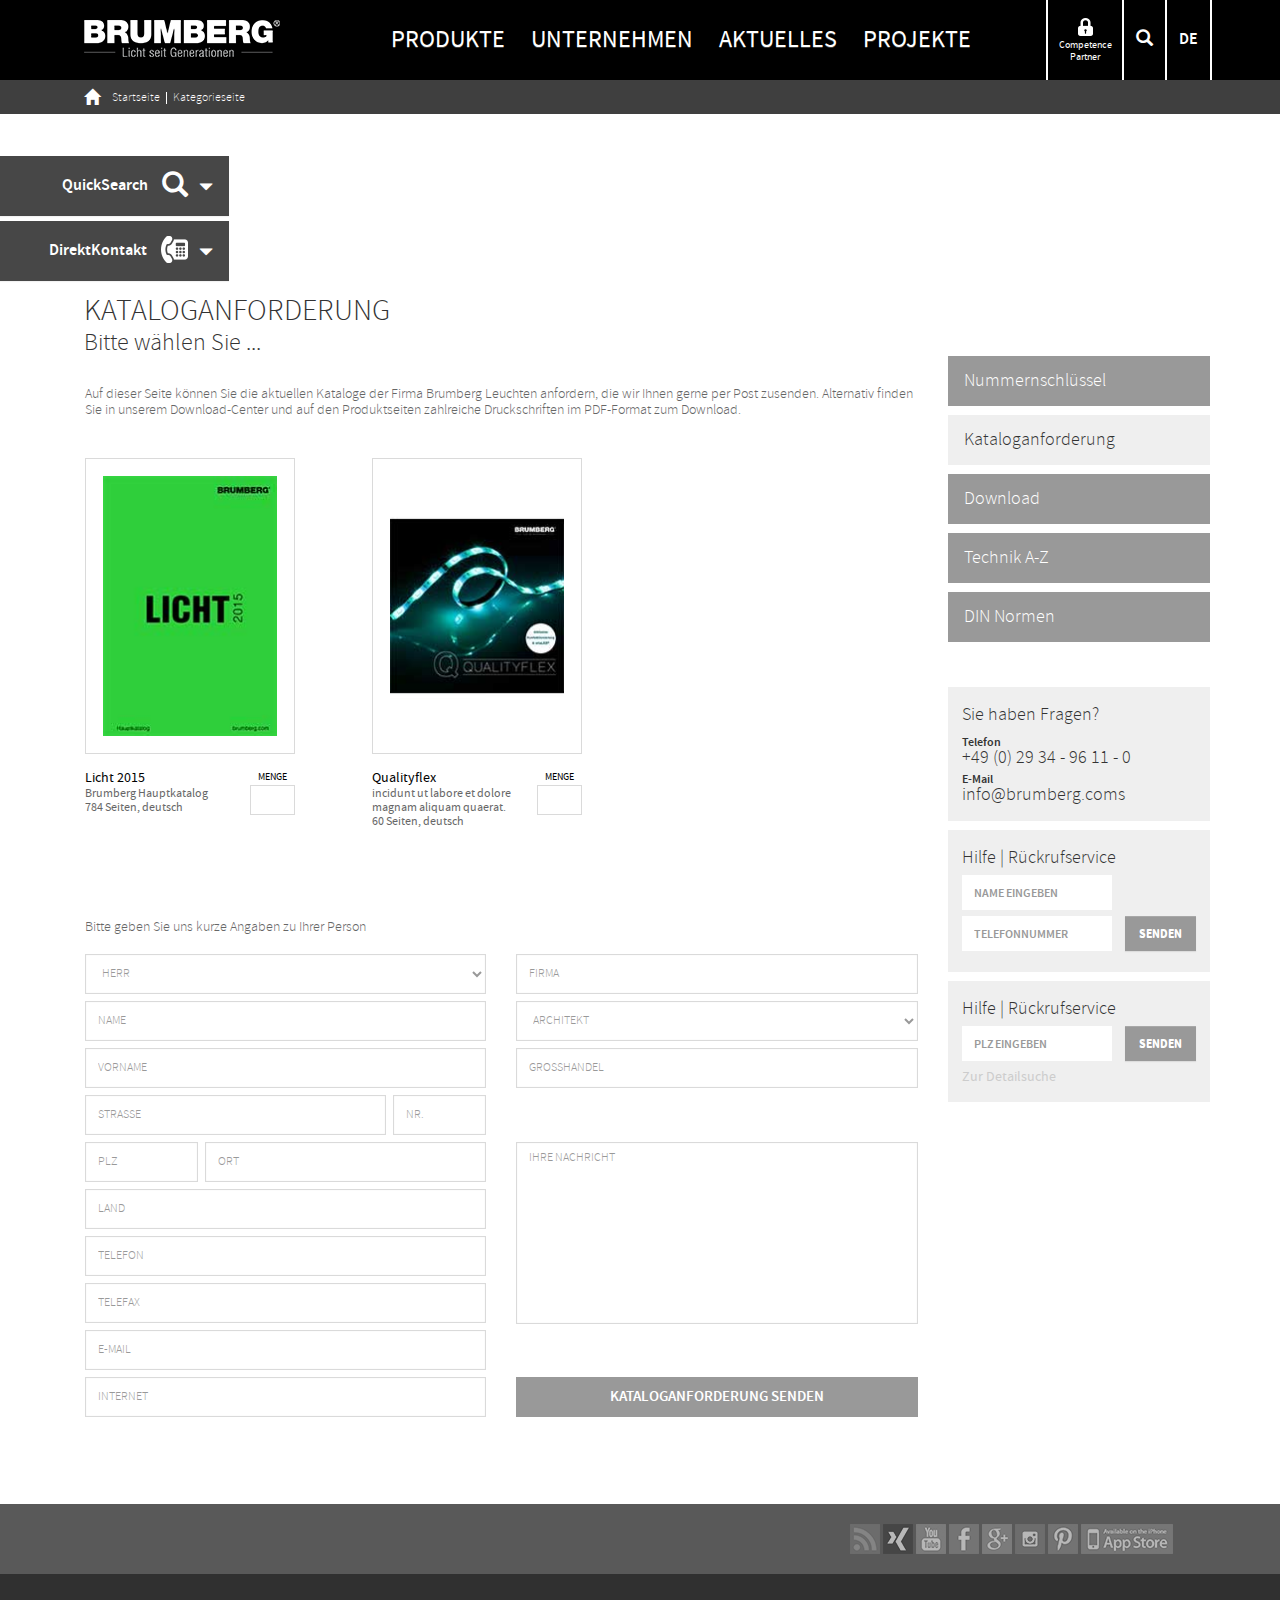
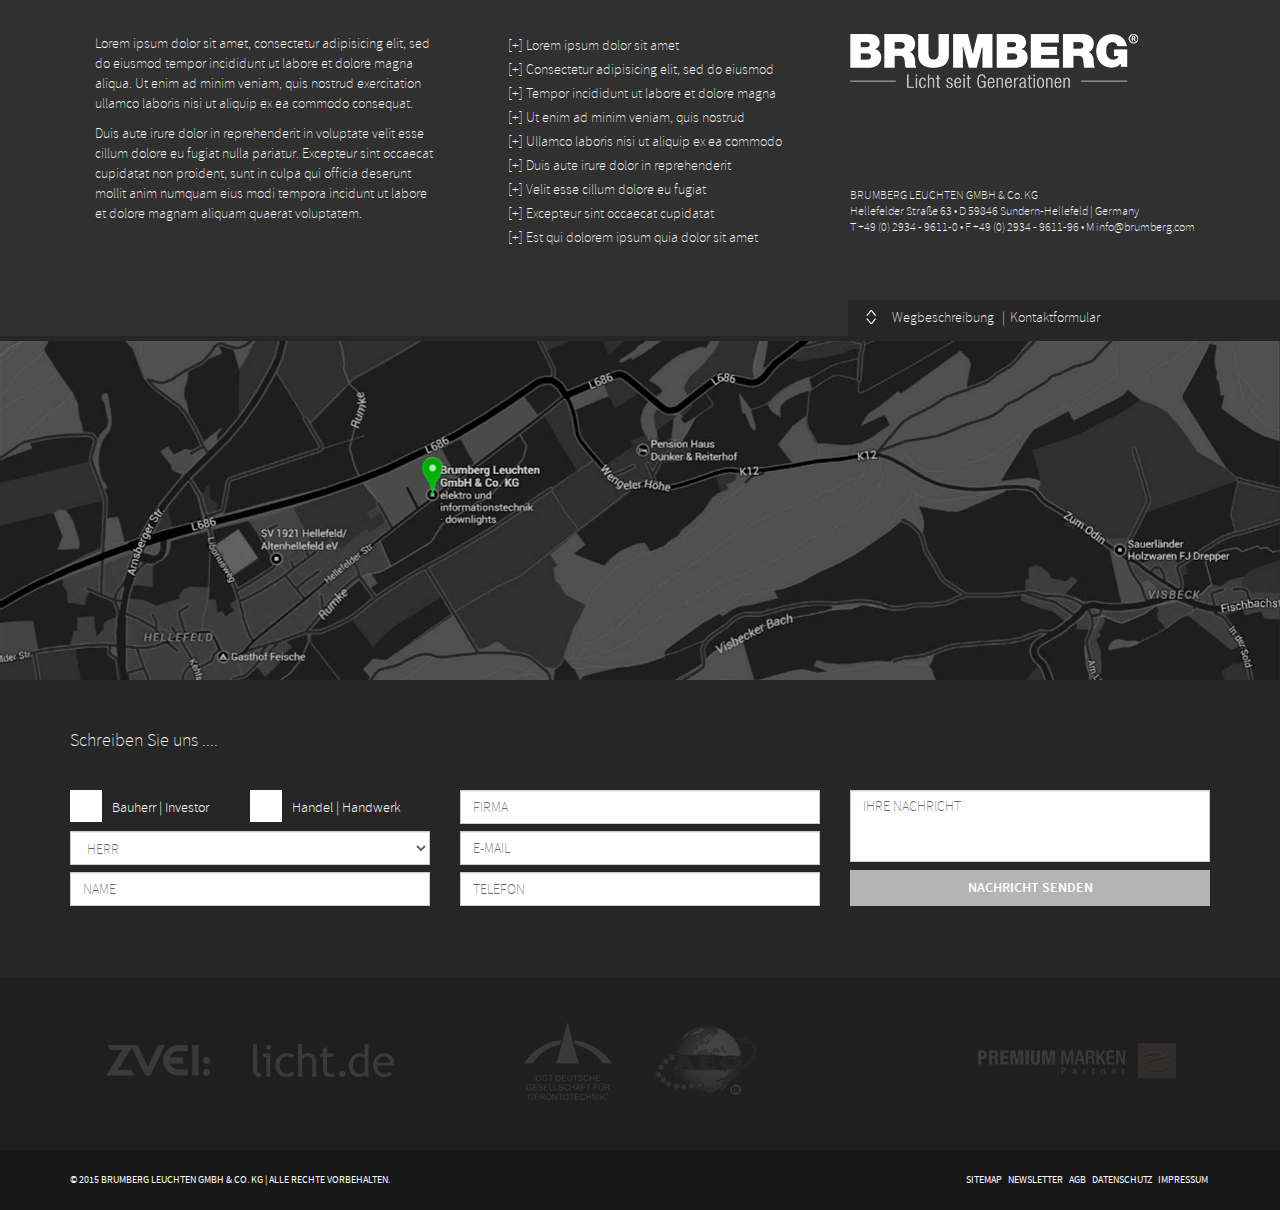
<file: Kataloganforderung.html>
﻿<!doctype html>
<!--[if lt IE 7]> <html class="no-js lt-ie9 lt-ie8 lt-ie7" lang="en"> <![endif]-->
<!--[if IE 7]>    <html class="no-js lt-ie9 lt-ie8" lang="en"> <![endif]-->
<!--[if IE 8]>    <html class="no-js lt-ie9" lang="en"> <![endif]-->
<!--[if gt IE 8]><!-->
<html class="no-js" lang="en">
<!--<![endif]-->
<head>
<title>Website Name</title>
<meta charset="utf-8">
<meta name="viewport" content="width=device-width">

<!-- CSS -->
<link rel="icon" href="_ui/images/favicon.png" type="image/png">
<link rel="stylesheet" type="text/css" href="_ui/css/bootstrap-theme.css">
<link rel="stylesheet" type="text/css" href="_ui/css/bootstrap.min.css">
<link rel="stylesheet" type="text/css" href="_ui/css/styles.css">

<!-- Js -->
<script type="text/javascript" src="_ui/js/modernizr-2.5.3.min.js"></script>
</head>
<body>
<div id="container">
  <div class="header">
  <div class="headerBg">
     <div class="headerTop"></div>
     <div class="headerTop2"></div>
   </div>
    <div class="container">
    
      <div class="row">
        <div class="headerContent">
          <div class="col-lg-3 col-md-3  col-sm-3">
            <div class="logo"><a href="index.html"><img src="_ui/images/logo.png" alt="logo"></a></div>
          </div>
          <div class="col-lg-2 col-md-3 col-sm-3 col-xs-7 pull-right">
            <div class="headerRight">
              <ul class="nav nav-pills">
                <li role="presentation" class="active"><a class="lock" href="#"><img width="15" height="18" alt="lock" src="_ui/images/lock.png"> <strong>Competence Partner</strong> </a>
                  <div class="partnerForm">
                    <form>
                      <label for="exampleInputEmail1">Anmelden</label>
                      <div class="form-group">
                        <input type="email" class="form-control" id="exampleInputEmail1" placeholder="Benutzername">
                      </div>
                      <div class="form-group">
                        <input type="password" class="form-control" id="exampleInputPassword1" placeholder="Passwort">
                      </div>
                      <button type="submit" class="btn">Anmelden</button>
                      <div class="regField">
                        <div class="form-group">
                          <label>Neu bei Brumberg?</label>
                          <button type="submit" class="btn">Registrieren</button>
                        </div>
                      </div>
                    </form>
                  </div>
                </li>
                <li role="presentation"><a class="search" href="#"><em class="glyphicon glyphicon-search"></em></a>
                  <div class="searchBar">
                    <form class="form-inline">
                      <div class="form-group">
                        <input type="text" placeholder="Suche" id="inputEmail3" class="form-control">
                        <button class="btn" type="submit"><em class="glyphicon glyphicon-search"></em></button>
                      </div>
                    </form>
                  </div>
                </li>
                <li role="presentation"><a href="#" class="btn-default dropdown-toggle language" id="language" data-toggle="dropdown" aria-expanded="true">DE</a>
                  <ul class="dropdown-menu" role="menu" aria-labelledby="language">
                    <li role="presentation"><a role="menuitem" tabindex="-1" href="#">DE - DEUTSCH</a></li>
                    <li role="presentation"><a role="menuitem" tabindex="-1" href="#">EN - ENGLISH</a></li>
                    <li role="presentation"><a role="menuitem" tabindex="-1" href="#">FR - FRENCH</a></li>
                  </ul>
                </li>
              </ul>
            </div>
          </div>
         
          <div class="col-lg-7 col-md-6 col-sm-6 col-xs-12">
            <nav class="navbar navbar-default"> 
              <!-- Brand and toggle get grouped for better mobile display -->
              <div class="navbar-header">
                <button type="button" class="navbar-toggle collapsed" data-toggle="collapse" data-target="#bs-example-navbar-collapse-1"> <span class="sr-only">Toggle navigation</span> <span class="icon-bar"></span> <span class="icon-bar"></span> <span class="icon-bar"></span> </button>
              </div>
              
              <!-- Collect the nav links, forms, and other content for toggling -->
              <div class="collapse navbar-collapse" id="bs-example-navbar-collapse-1">
                <ul class="nav navbar-nav">
                  <li class="active dropdown"><a href="#" class="dropdown-toggle" data-toggle="dropdown" role="button" aria-expanded="false">Produkte<span class="subArrow"></span></a>
                    <div class="subMenu dropdown-menu">
                      <div class="container">
                        <div class="submenuWrap">
                          <div class="menuItem"> <a href="#">
                            <figure><img src="_ui/images/submenu_img1.jpg" alt="menu image"></figure>
                            <span class="pink">Einbauleuchten</span>
                            </a> </div>
                          <div class="menuItem"> <a href="#">
                            <figure><img src="_ui/images/submenu_img1.jpg" alt="menu image"></figure>
                            <span class="red">RGB Leuchten</span>
                            </a> </div>
                          <div class="menuItem"> <a href="#">
                            <figure><img src="_ui/images/submenu_img1.jpg" alt="menu image"></figure>
                            <span class="darkblue">Lautsprecher</span>
                            </a> </div>
                          <div class="menuItem"> <a href="#">
                            <figure><img src="_ui/images/submenu_img1.jpg" alt="menu image"></figure>
                            <span class="lightpink">Shoplight</span>
                            </a> </div>
                          <div class="menuItem"> <a href="#">
                            <figure><img src="_ui/images/submenu_img1.jpg" alt="menu image"></figure>
                            <span class="violet">Anbauleuchten</span>
                            </a> </div>
                          <div class="menuItem"> <a href="#">
                            <figure><img src="_ui/images/submenu_img1.jpg" alt="menu image"></figure>
                            <span class="green">vitaLED</span>
                            </a> </div>
                          <div class="menuItem"> <a href="#">
                            <figure><img src="_ui/images/submenu_img1.jpg" alt="menu image"></figure>
                            <span class="orange">Fasertechnik</span>
                            </a> </div>
                          <div class="menuItem"> <a href="#">
                            <figure><img src="_ui/images/submenu_img1.jpg" alt="menu image"></figure>
                            <span class="darkblueLite">Außenleuchten</span>
                            </a> </div>
                          <div class="menuItem"> <a href="#">
                            <figure><img src="_ui/images/submenu_img1.jpg" alt="menu image"></figure>
                            <span class="blue">LED-Einsätze</span>
                            </a> </div>
                          <div class="menuItem"> <a href="#">
                            <figure><img src="_ui/images/submenu_img1.jpg" alt="menu image"></figure>
                            <span class="yellow">Qualyfley/Bilton</span>
                            </a> </div>
                          <div class="menuItem"> <a href="#">
                            <figure><img src="_ui/images/submenu_img1.jpg" alt="menu image"></figure>
                            <span class="ash">Gips Leuchten</span>
                            </a> </div>
                          <div class="menuItem"> <a href="#">
                            <figure><img src="_ui/images/submenu_img1.jpg" alt="menu image"></figure>
                            <span class="orangeLite">Zubehör</span>
                            </a> </div>
                        </div>
                      </div>
                    </div>
                  </li>
                  <li><a href="#">Unternehmen</a></li>
                  <li><a href="#">Aktuelles</a></li>
                  <li><a href="#">Projekte</a></li>
                </ul>
              </div>
              <!-- /.navbar-collapse --> 
            </nav>
          </div>
          
        </div>
      </div>
    </div>
  </div>
  <!-- /header -->
  
  <div id="main">
    <div class="sliderBlock">
      <div class="quicksearchBlock">
        <div class="panel-group" id="accordion" role="tablist" aria-multiselectable="true">
          <div class="panel quickSearch">
            <div class="panel-heading" role="tab" id="headingOne"> <a data-toggle="collapse" data-parent="#accordion" href="#collapseOne" class="collapsed" aria-expanded="true" aria-controls="collapseOne">
              <div class="searchCont"> <strong class="arrowIcon glyphicon glyphicon-triangle-bottom"></strong> <cite class="searchIcon glyphicon glyphicon-search"></cite> <span class="cont">QuickSearch</span> </div>
              </a> </div>
            <div id="collapseOne" class="panel-collapse collapse" role="tabpanel" aria-labelledby="headingOne">
              <div class="panel-body">
                <div class="searchHoverBlock">
                  <div class="searchForm">
                    <form action="#">
                      <input type="text" placeholder="Artikelnummer / Bezeichnung" class="form-control">
                    </form>
                  </div>
                </div>
              </div>
            </div>
          </div>
          <div class="panel contactAddress">
            <div class="panel-heading" role="tab" id="headingTwo"> <a class="collapsed" data-toggle="collapse" data-parent="#accordion" href="#collapseTwo" aria-expanded="false" aria-controls="collapseTwo">
              <div class="searchCont"> <strong class="arrowIcon glyphicon glyphicon-triangle-bottom"></strong> <cite class="searchIcon"><img src="_ui/images/telephone.png" width="27" height="27" alt="telephone"></cite> <span class="cont">DirektKontakt</span> </div>
              </a> </div>
            <div id="collapseTwo" class="panel-collapse collapse" role="tabpanel" aria-labelledby="headingTwo">
              <div class="panel-body">
                <div class="contactHoverBlock">
                  <div class="contactContent"> <span class="phnNo"><strong>Zentrale</strong>+49 (0) 29 34 - 96 11 - 0</span> <span class="phnNo"><strong>E-Mail</strong><a href="mailto:info@brumberg.com">info@brumberg.com</a></span>
                    <p>[+] Ansprechpartner Innendienst<br>
                      [+] Ansprechpartner Aussendienst<br>
                      [+] Wegbeschreibung</p>
                    <form method="post">
                      <div class="form-group">
                        <label>Händlersuche</label>
                        <input type="text" class="form-control" placeholder="Händlername">
                      </div>
                      <div class="form-group">
                        <label>oder</label>
                        <input type="text" class="form-control" placeholder="PLZ/Ort">
                      </div>
                      <input type="button" value="Suche starten" class="btn btn-primary">
                    </form>
                  </div>
                </div>
              </div>
            </div>
          </div>
        </div>
      </div>
    </div>
    <div class="breadcrumb nobanner">
    	<div class="container">
            <ol>
              <li><a href="#"><span class="glyphicon glyphicon-home"></span></a></li>
              <li><a href="#">Startseite</a></li>
              <li><a href="#">Kategorieseite</a></li>
             </ol>
      	</div>
    </div>
    
    
    	<div class="content">
      		<div class="container">
      	 		<div class="headerBlock headerBlock4">
           		   <h2>Kataloganforderung</h2>
           		   <h3>Bitte w&auml;hlen Sie ...</h3>
        	    </div> 
                <div class="row">
                   <aside class="col-xs-12 col-sm-8 col-md-9 col-lg-9">
                       <div class="calalogPart">
                          <p>Auf dieser Seite können Sie die aktuellen Kataloge der Firma Brumberg Leuchten anfordern, die wir Ihnen gerne per Post zusenden. Alternativ finden Sie in unserem Download-Center und auf den Produktseiten zahlreiche Druckschriften im PDF-Format zum Download.</p>
                          <div class="productBlocks">
                          	  <div class="row">
                              	<aside class="col-xs-6 col-sm-6 col-md-4 col-lg-4">
                                	<div class="productItem">
                                    	<figure><img src="_ui/images/productitem1.jpg" alt="product"></figure>
                                        <div class="proDetails">
                                        	<div class="proName">
                                            	<h5>Licht 2015</h5>
                                                <p>Brumberg Hauptkatalog <br>784 Seiten, deutsch</p>
                                            </div>
                                            <div class="menge">
                                            	<small>Menge</small>
                                                <span><input type="text" value=""></span>
                                            </div>
                                        </div>
                                    </div>
                                </aside>
                                <aside class="col-xs-6 col-sm-6 col-md-4 col-lg-4">
                                	<div class="productItem">
                                    	<figure><img src="_ui/images/productitem2.jpg" alt="product"></figure>
                                        <div class="proDetails">
                                        	<div class="proName">
                                            	<h5>Qualityflex</h5>
                                                <p>incidunt ut labore et dolore magnam aliquam quaerat. 60 Seiten, deutsch</p>
                                            </div>
                                            <div class="menge">
                                            	<small>Menge</small>
                                                <span><input type="text" value=""></span>
                                            </div>
                                        </div>
                                    </div>
                                </aside>
                              </div>
                          </div>	
                          <div class="detailsForm">
                          	  <h5>Bitte geben Sie uns kurze Angaben zu Ihrer Person</h5>
                          	  <form action="#">
                              	  <div class="row">
                                  	  <div class="col-md-6 col-lg-6">
                                      	  <div class="form-group">
                                          	  <select class="form-control">
                                              	  <option>Herr</option>
                                                  <option>option1</option>
                                                  <option>option1</option>
                                                  <option>option1</option>
                                              </select>
                                          </div>
                                          <div class="form-group">
                                          	  <input type="text" name="name" class="form-control" placeholder="Name">
                                          </div>
                                          <div class="form-group">
                                          	  <input type="text" name="Vorname" class="form-control" placeholder="Vorname">
                                          </div>
                                          <div class="form-group form-controlM1">
                                          	  <input type="text" name="Strasse" class="form-control" placeholder="Strasse">
                                          </div>
                                          <div class="form-group form-controlS1">
                                              <input type="text" name="nr" class="form-control" placeholder="Nr.">
                                          </div>
                                          <div class="form-group form-controlS2">
                                          	  <input type="text" name="PLZ" class="form-control" placeholder="PLZ">
                                          </div>
                                          <div class="form-group form-controlM2">
                                              <input type="text" name="Ort" class="form-control" placeholder="Ort">
                                          </div>
                                          <div class="form-group clearfix">
                                          	  <input type="text" name="Land" class="form-control" placeholder="Land">
                                          </div>
                                          <div class="form-group">
                                          	  <input type="text" name="Telefon" class="form-control" placeholder="Telefon">
                                          </div>
                                          <div class="form-group">
                                          	  <input type="text" name="Telefax" class="form-control" placeholder="Telefax">
                                          </div>
                                          <div class="form-group">
                                          	  <input type="email" name="email" class="form-control" placeholder="E-Mail">
                                          </div>
                                          <div class="form-group">
                                          	  <input type="text" name="Internet" class="form-control" placeholder="Internet">
                                          </div>
                                      </div>
                                      <div class="col-md-6 col-lg-6">
                                      	 <div class="form-group">
                                         	<input name="firma" type="text" placeholder="Firma" class="form-control">
                                         </div>
                                         <div class="form-group">
                                         	<select class="form-control">
                                            	<option>Architekt</option>
                                                <option>option1</option>
                                                <option>option2</option>
                                                <option>option3</option>
                                            </select>
                                         </div>
                                         <div class="form-group">
                                         	<input name="grosshandel" type="text" placeholder="Grosshandel" class="form-control">
                                         </div>
                                         <div class="form-group">
                                         	<textarea class="form-control" role="10" cols="100" placeholder="Ihre Nachricht"></textarea>
                                         </div>
                                         <input type="submit" name="submit" class="btn" value="Kataloganforderung Senden">
                                      </div>
                                  </div>
                              </form>
                          </div>
                       </div>
                   </aside>
                   <aside class="col-xs-12 col-sm-4 col-md-3 col-lg-3">
                  <div class="productsRightBlock">
                  	  <div class="find_contact">
                      	<a href="#">Nummernschlüssel</a>
                      </div>
                      <div class="find_contact find_us active">
                      	<a href="#">Kataloganforderung</a>
                      </div>
                      <div class="find_contact find_us">
                      	<a href="#">Download</a>
                      </div>
                      <div class="find_contact find_us">
                      	<a href="#">Technik A-Z</a>
                      </div>
                      <div class="find_contact find_us">
                      	<a href="#">DIN Normen</a>
                      </div>
                      <div class="phoneBlock phoneBlock2">
                          <h4>Sie haben Fragen?</h4>
                          <span><strong>Telefon</strong>+49 (0) 29 34 - 96 11 - 0</span>
                          <span><strong>E-Mail</strong><a href="mailto:info@brumberg.com">info@brumberg.com</a>s</span>
                      </div>
                      <div class="formBlock">
                          <h4>Hilfe | Rückrufservice</h4>
                          <form class="form-inline" method="post">
                            <div class="form-group">
                              <input type="text" placeholder="Name eingeben" class="form-control">
                            </div>
                            <div class="form-group">
                              <input type="text" placeholder="Telefonnummer" class="form-control">
                            </div>
                            <button class="btn btn-default sendBtn" type="submit">Senden</button>
                           </form>
                      </div>
                      <div class="formBlock">
                          <h4>Hilfe | Rückrufservice</h4>
                          <form class="form-inline" method="post">
                            <div class="form-group">
                              <input type="text" placeholder="PLZ eingeben" class="form-control">
                            </div>
                            <button class="btn btn-default sendBtn" type="submit">Senden</button>
                           </form>
                           <em><a href="#">Zur Detailsuche</a></em>
                      </div>
                  </div>
              </aside>
                </div>
           </div>
       </div>
  </div>
  
  <!-- /main -->
  
  <footer>
    <div class="container">
      <div class="row">
        <aside class="col-lg-8 col-md-8 col-sm-12"> 
          <!--TAB BLOCK-->
          <div class="tabBlock">
            <ul class="nav nav-tabs" role="tablist" id="myTab">
             <!-- <li role="presentation" class="active"><a href="#tab1" role="tab" data-toggle="tab">Handel und Handwerker</a></li>
              <li role="presentation"><a href="#tab2" role="tab" data-toggle="tab">Bauherren und Investoren</a></li>-->
            </ul>
            <div class="tab-content">
              <div role="tabpanel" class="tab-pane fade active in" id="tab1">
                <div class="row">
                  <aside class="col-lg-6 col-md-6 col-sm-6">
                    <p>Lorem ipsum dolor sit amet, consectetur adipisicing elit, sed do eiusmod tempor incididunt ut labore et dolore magna aliqua. Ut enim ad minim veniam, quis nostrud exercitation ullamco laboris nisi ut aliquip ex ea commodo consequat.</p>
                    <p>Duis aute irure dolor in reprehenderit in voluptate velit esse cillum dolore eu fugiat nulla pariatur. Excepteur sint occaecat cupidatat non proident, sunt in culpa qui officia deserunt mollit anim numquam eius modi tempora incidunt ut labore et dolore magnam aliquam quaerat voluptatem.</p>
                  </aside>
                  <aside class="col-lg-6 col-md-6 col-sm-6">
                    <ul>
                      <li><a href="#">[+] Lorem ipsum dolor sit amet</a></li>
                      <li><a href="#">[+] Consectetur adipisicing elit, sed do eiusmod</a></li>
                      <li><a href="#">[+] Tempor incididunt ut labore et dolore magna</a></li>
                      <li><a href="#">[+] Ut enim ad minim veniam, quis nostrud</a></li>
                      <li><a href="#">[+] Ullamco laboris nisi ut aliquip ex ea commodo</a></li>
                      <li><a href="#">[+] Duis aute irure dolor in reprehenderit </a></li>
                      <li><a href="#">[+] Velit esse cillum dolore eu fugiat</a></li>
                      <li><a href="#">[+] Excepteur sint occaecat cupidatat</a></li>
                      <li><a href="#">[+] Est qui dolorem ipsum quia dolor sit amet</a></li>
                    </ul>
                  </aside>
                </div>
              </div>
              <div role="tabpanel" class="tab-pane fade" id="tab2">
                <div class="row">
                  <aside class="col-lg-6 col-md-6 col-sm-6">
                    <p>Lorem ipsum dolor sit amet, consectetur adipisicing elit, sed do eiusmod tempor incididunt ut labore et dolore magna aliqua. Ut enim ad minim veniam, quis nostrud exercitation ullamco laboris nisi ut aliquip ex ea commodo consequat.</p>
                    <p>Duis aute irure dolor in reprehenderit in voluptate velit esse cillum dolore eu fugiat nulla pariatur. Excepteur sint occaecat cupidatat non proident, sunt in culpa qui officia deserunt mollit anim numquam eius modi tempora incidunt ut labore et dolore magnam aliquam quaerat voluptatem.</p>
                  </aside>
                  <aside class="col-lg-6 col-md-6 col-sm-6">
                    <ul>
                      <li><a href="#">[+] Lorem ipsum dolor sit amet</a></li>
                      <li><a href="#">[+] Consectetur adipisicing elit, sed do eiusmod</a></li>
                      <li><a href="#">[+] Tempor incididunt ut labore et dolore magna</a></li>
                      <li><a href="#">[+] Ut enim ad minim veniam, quis nostrud</a></li>
                      <li><a href="#">[+] Ullamco laboris nisi ut aliquip ex ea commodo</a></li>
                      <li><a href="#">[+] Duis aute irure dolor in reprehenderit </a></li>
                      <li><a href="#">[+] Velit esse cillum dolore eu fugiat</a></li>
                      <li><a href="#">[+] Excepteur sint occaecat cupidatat</a></li>
                      <li><a href="#">[+] Est qui dolorem ipsum quia dolor sit amet</a></li>
                    </ul>
                  </aside>
                </div>
              </div>
            </div>
          </div>
        </aside>
        <aside class="col-lg-4 col-md-4 col-sm-12">
          <div class="socialShare">
            <ul>
              <li><a href="#" class="rss">&nbsp;</a></li>
              <li><a href="#" class="xing">&nbsp;</a></li>
              <li><a href="#" class="youtube">&nbsp;</a></li>
              <li><a href="#" class="facebook">&nbsp;</a></li>
              <li><a href="#" class="gplus">&nbsp;</a></li>
              <li><a href="#" class="photobucket">&nbsp;</a></li>
              <li><a href="#" class="pintrest">&nbsp;</a></li>
              <li><a href="#" class="appStore">&nbsp;</a></li>
            </ul>
          </div>
          <div class="footerLogo"> <a href="index.html"><img src="_ui/images/footer_logo.png" alt="logo"></a> </div>
          <div class="addressBlock">
            <p class="address">BRUMBERG LEUCHTEN GMBH &amp; Co. KG<br>
              Hellefelder Straße 63 • D 59846 Sundern-Hellefeld | Germany<br>
              T +49 (0) 2934 - 9611-0 • F +49 (0) 2934 - 9611-96 • M <a href="mailto:info@brumberg.com">info@brumberg.com</a></p>
          </div>
        </aside>
      </div>
    </div>
    <!--MAP-->
    <div class="contact">
      <div class="container">
        <div class="mapLocation pull-right">
          <button type="button" data-toggle="collapse" data-target="#contact" aria-expanded="false"> &nbsp; </button>
          <a href="#">Wegbeschreibung</a> <a href="#">Kontaktformular</a> </div>
      </div>
      <div class="collapseWrap">
        <div class="collapse in" id="contact">
          <div class="mapWrap"> <img src="_ui/images/map.jpg" alt="map"> </div>
          <div class="contactForm contactForm1">
            <div class="container">
              <h4>Schreiben Sie uns ....</h4>
              <form action="#">
                <div class="row">
                <div class="col-sm-4 col-md-4 col-lg-4">
                    <fieldset>
                      <div class="form-group">
                          <div class="has-js has-js1">
                            <div class="checkboxes">
                                <label class="label_check" for="checkbox-02">
                                <small>Bauherr | Investor</small>
                                <input id="checkbox-02" type="checkbox"  value="1" name="sample-checkbox-02">
                                </label>
                            </div>
                           </div>
                          <div class="has-js has-js1">
                          <div class="checkboxes">
                              <label class="label_check" for="checkbox-03">
                              <small>Handel | Handwerk</small>
                              <input id="checkbox-03" type="checkbox"  value="1" name="sample-checkbox-03">
                              </label>
                          </div>
                         </div>
                     </div>
                      <div class="form-group">
                          <select class="form-control">
                              <option>Herr</option>
                              <option>option1</option>
                              <option>option1</option>
                              <option>option1</option>
                          </select>
                      </div>
                      <div class="form-group">
                        <input type="text" class="form-control" id="name" placeholder="name">
                      </div>
                    </fieldset>
                  </div>
                  <div class="col-sm-4 col-md-4 col-lg-4">
                    <fieldset>
                      <div class="form-group">
                        <input type="text" class="form-control" id="firma" placeholder="firma">
                      </div>
                      <div class="form-group">
                        <input type="email" class="form-control" id="email" placeholder="e-mail">
                      </div>
                      <div class="form-group">
                        <input type="text" class="form-control" id="telefon" placeholder="telefon">
                      </div>
                    </fieldset>
                  </div>
                  <div class="col-lg-4 col-md-4 col-sm-4">
                    <fieldset>
                      <textarea class="form-control" placeholder="Ihre Nachricht" rows="3"></textarea>
                      <input type="submit" class="btn pull-right" value="Nachricht Senden">
                    </fieldset>
                  </div>
                </div>
              </form>
            </div>
          </div>
        </div>
      </div>
    </div>
    <div class="footerLogos">
      <div class="container">
        <div class="row">
          <div class="col-lg-4 col-md-4 col-sm-4"> <span><img src="_ui/images/footer_logo1.png" alt="footer logo"></span> <span><img src="_ui/images/footer_logo2.png" alt="footer logo"></span> </div>
          <div class="col-lg-4 col-md-4 col-sm-4"> <span><img src="_ui/images/footer_logo3.png" alt="footer logo"></span> <span><img src="_ui/images/footer_logo4.png" alt="footer logo"></span> </div>
          <div class="col-lg-4 col-md-4 col-sm-4"><span class="premimum"><img src="_ui/images/footer_logo5.png" alt="footer logo"></span> </div>
        </div>
      </div>
    </div>
    <div class="footerBottom">
      <div class="container">
        <div class="row">
          <aside class="col-lg-6 col-md-6 col-sm-6">
            <p><span class="copyRights">&copy; 2015 Brumberg Leuchten GmbH &amp; Co. KG | Alle Rechte vorbehalten.</span></p>
          </aside>
          <aside class="col-lg-6 col-md-6 col-sm-6">
            <ul>
              <li><a href="#">Sitemap</a></li>
              <li><a href="#">Newsletter</a></li>
              <li><a href="#">AGB</a></li>
              <li><a href="#">Datenschutz</a></li>
              <li><a href="#">Impressum</a></li>
            </ul>
          </aside>
        </div>
      </div>
    </div>
  </footer>
  <!-- /footer --> 
</div>
<!-- /container --> 

<!--JS--> 
<script type="text/javascript" src="_ui/js/jquery-1.11.1.min.js"></script>
<script type="text/javascript" src="_ui/js/bootstrap.min.js"></script> 
<script type="text/javascript" src="_ui/js/jquery.flexslider.js"></script>
<script type="text/javascript" src="_ui/js/main.js"></script> 
<script>  
	var $flexslider = $('.flexslider');
	    $flexslider.flexslider({
	    animation: "fade",
	    manualControls: ".flex-control-nav li",
	    useCSS: false ,/* Chrome fix*/
	    pauseOnAction: false,
	    slideshowSpeed: 5000,
	});
</script> 
<script>
    $(function () {
      $('#myTab a:first').tab('show')
    })
</script>
</body>
</html>
</file>
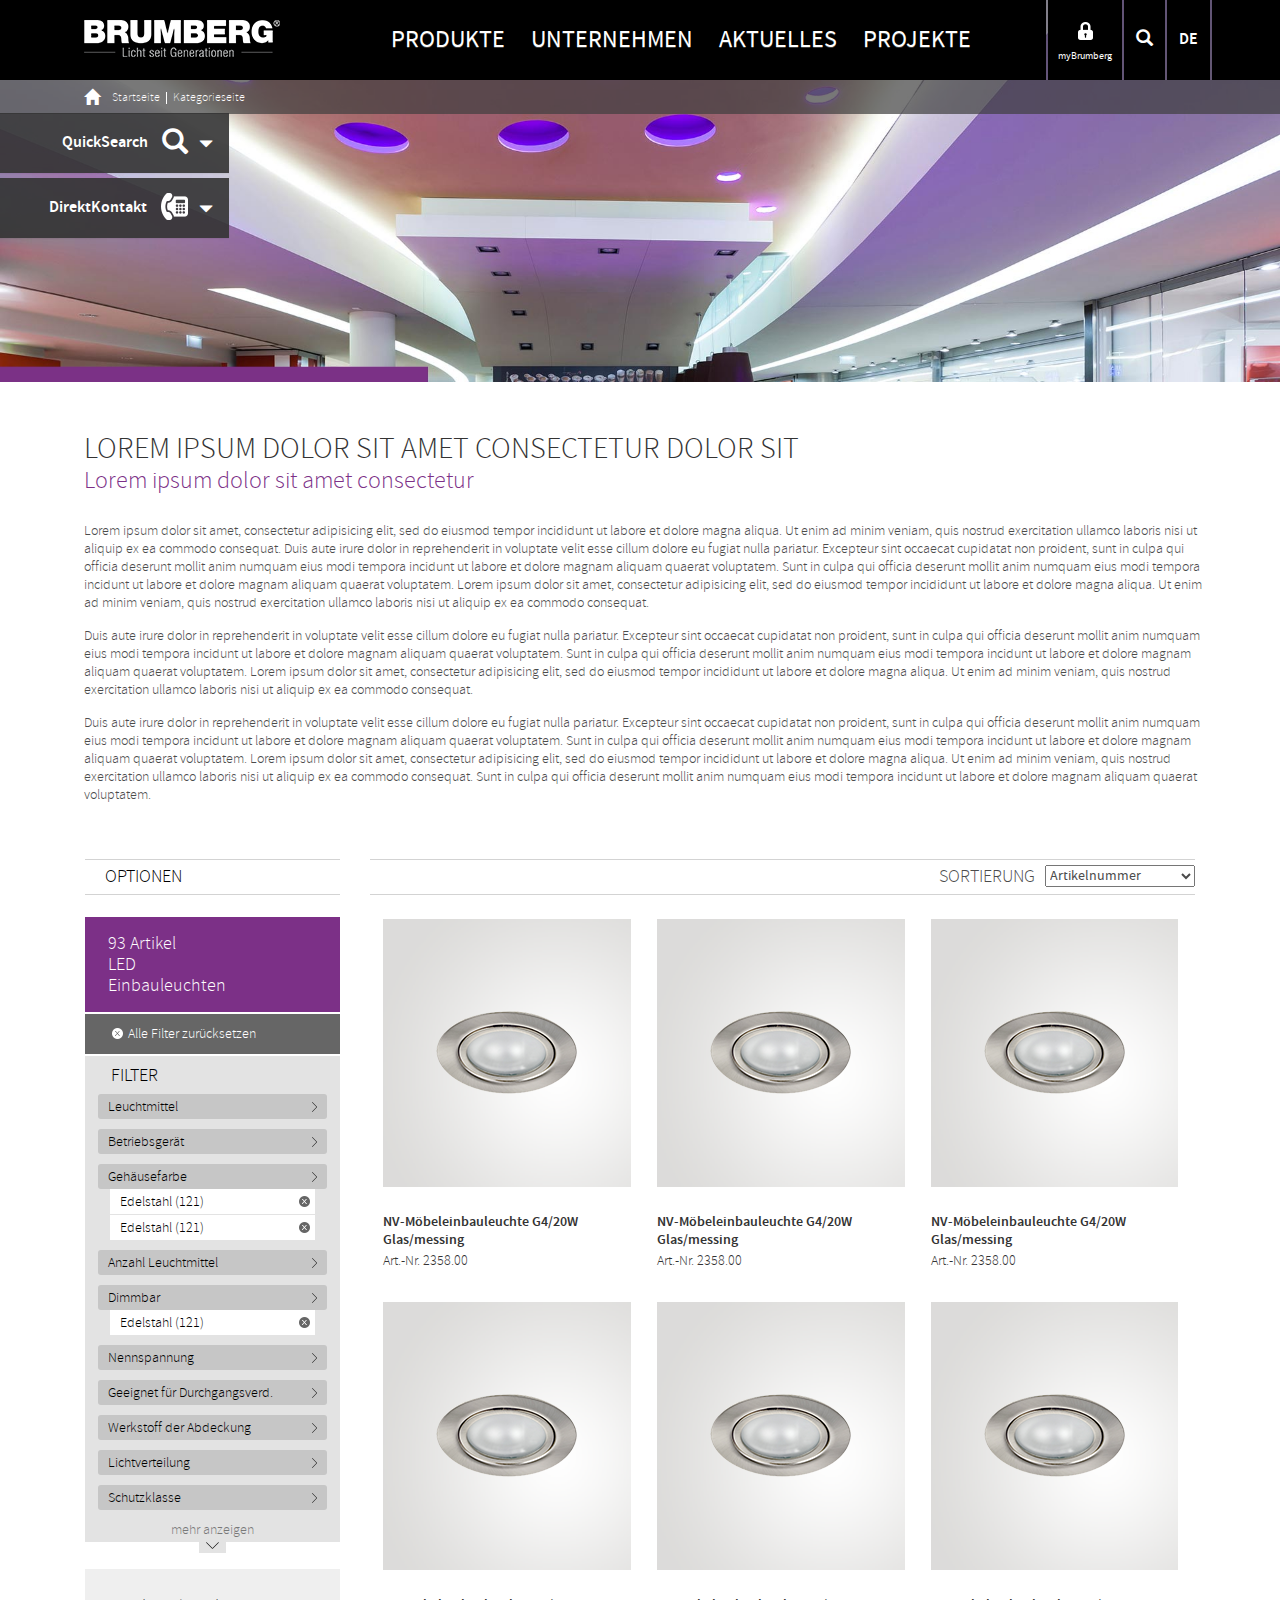
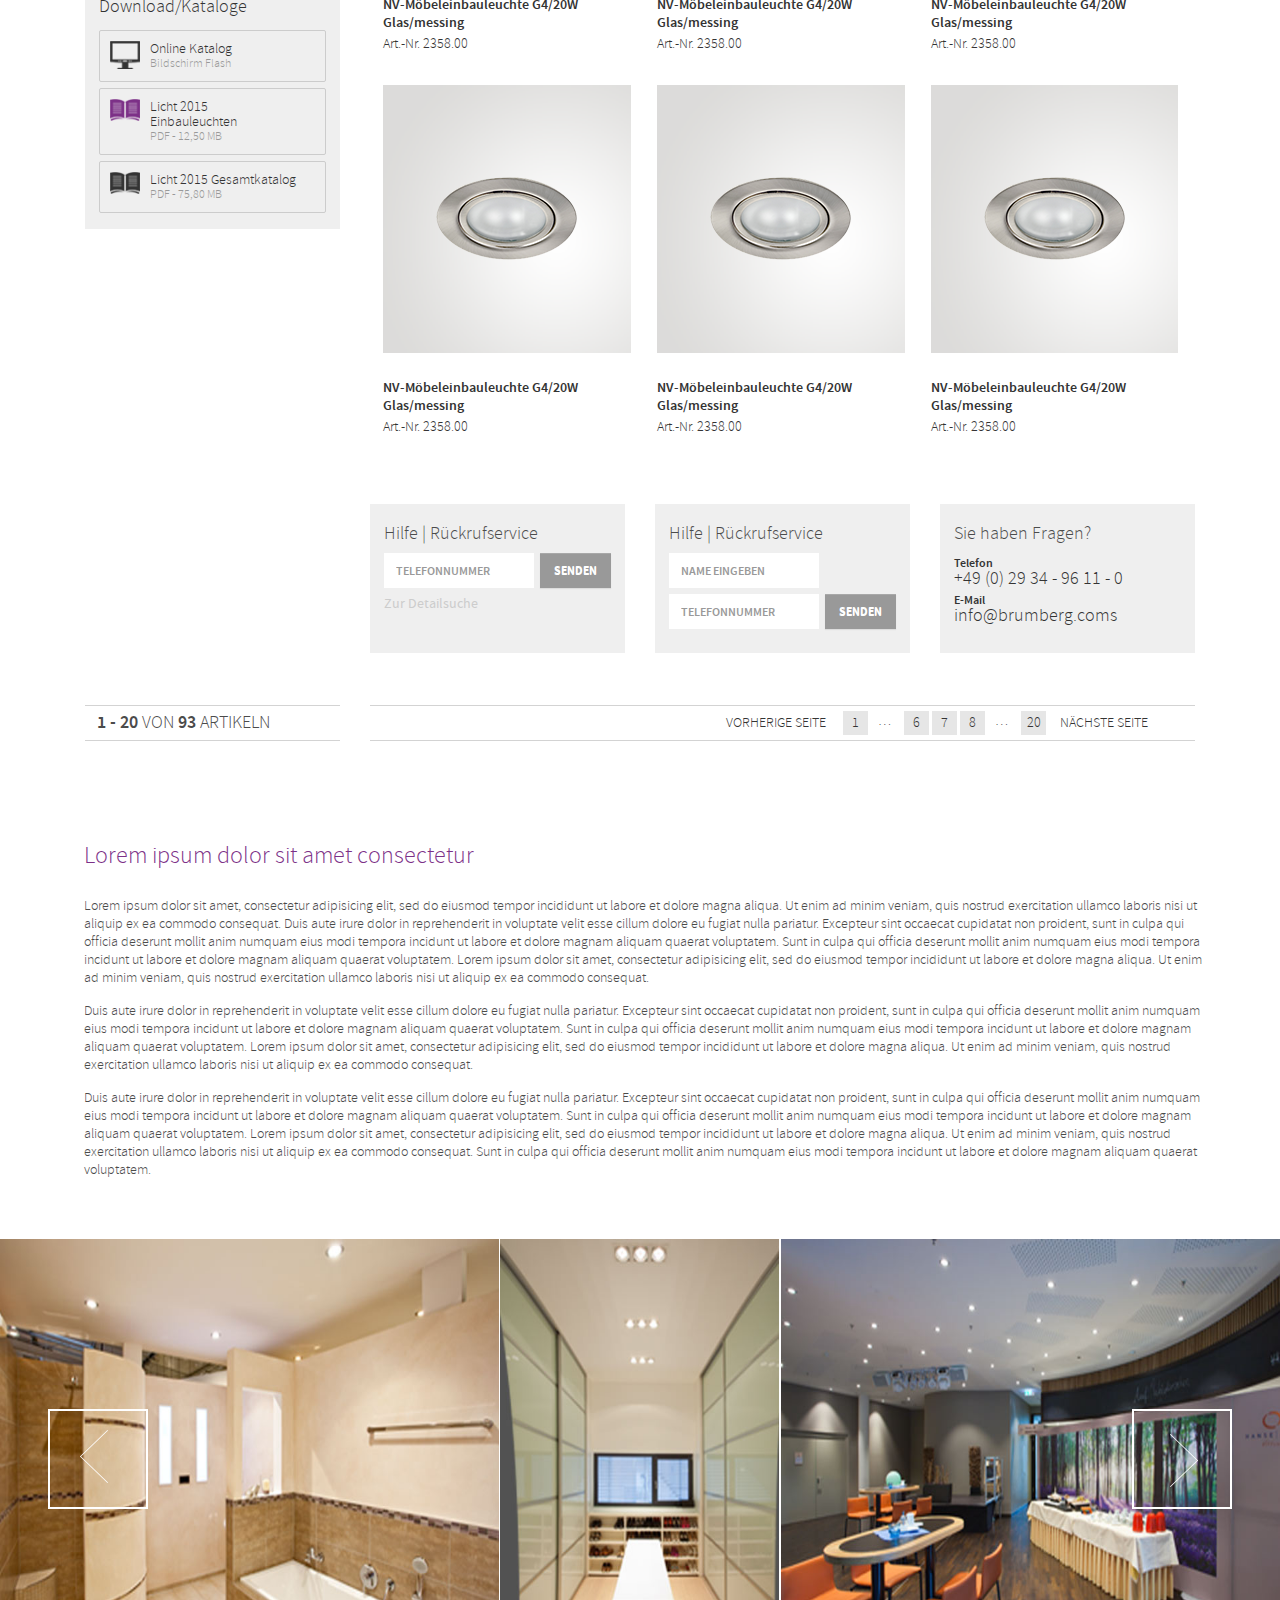
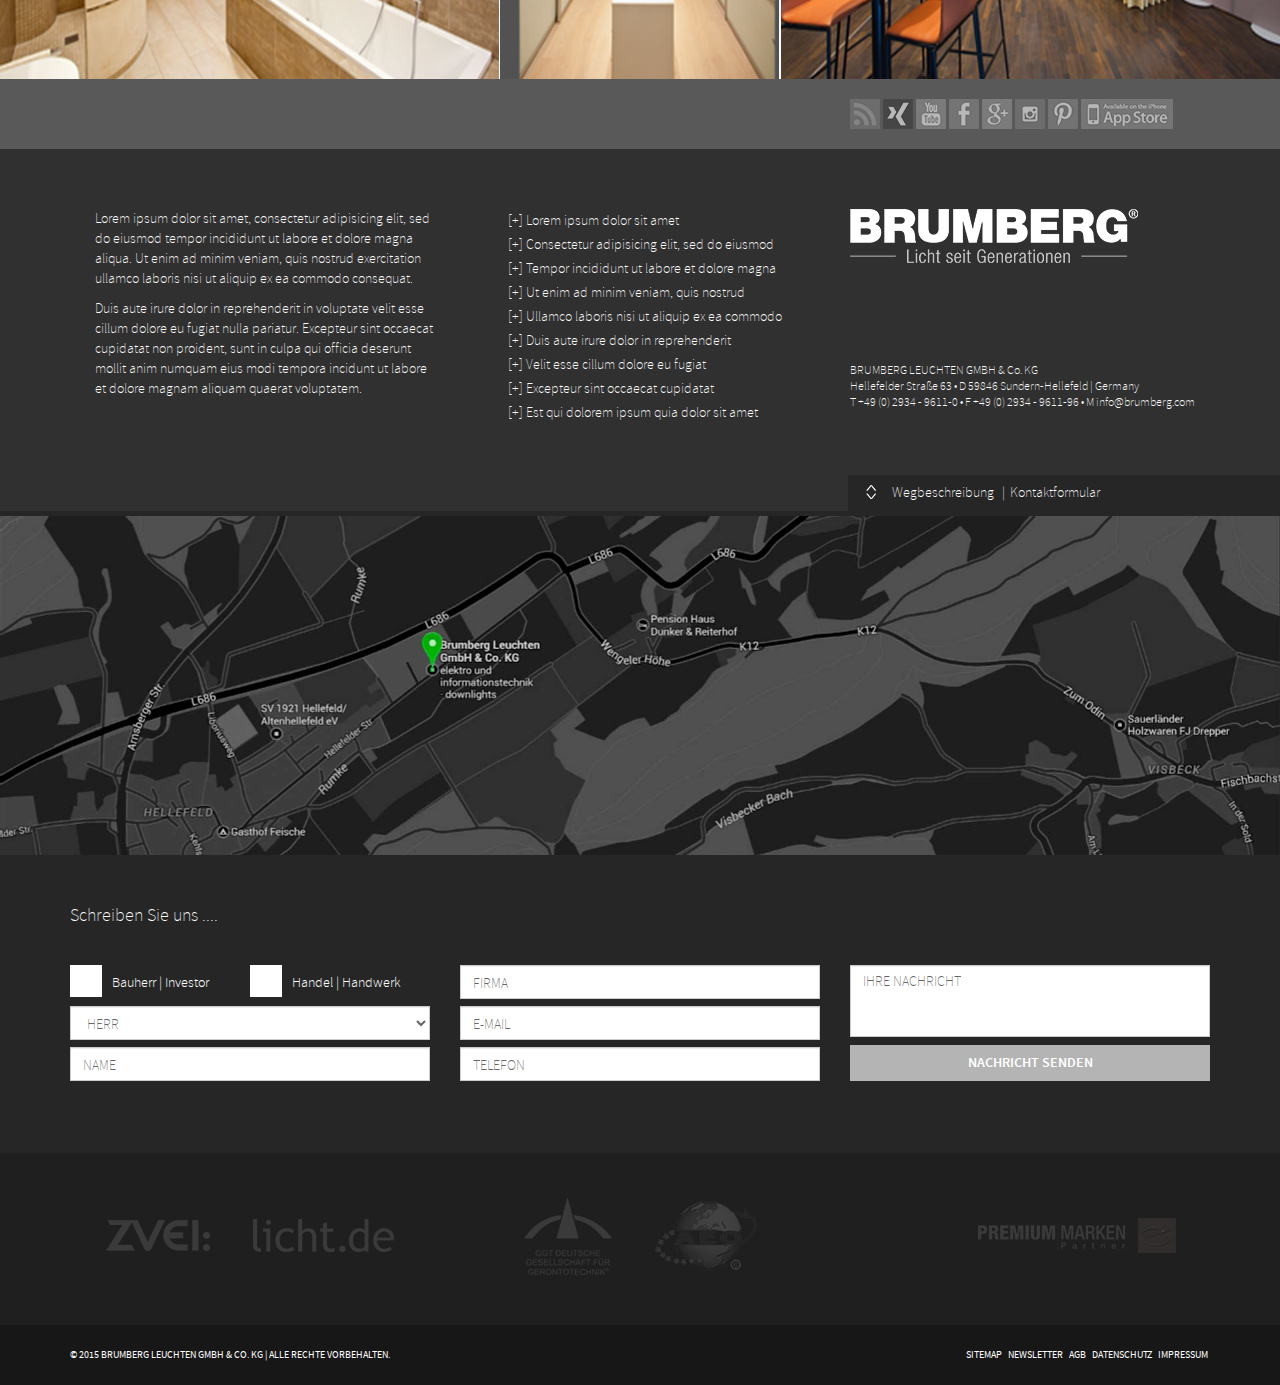
<file: Katseite_Endkunden.html>
﻿<!doctype html>
<!--[if lt IE 7]> <html class="no-js lt-ie9 lt-ie8 lt-ie7" lang="en"> <![endif]-->
<!--[if IE 7]>    <html class="no-js lt-ie9 lt-ie8" lang="en"> <![endif]-->
<!--[if IE 8]>    <html class="no-js lt-ie9" lang="en"> <![endif]-->
<!--[if gt IE 8]><!-->
<html class="no-js" lang="en">
<!--<![endif]-->
<head>
<title>Website Name</title>
<meta charset="utf-8">
<meta name="viewport" content="width=device-width">

<!-- CSS -->
<link rel="icon" href="_ui/images/favicon.png" type="image/png">
<link rel="stylesheet" type="text/css" href="_ui/css/bootstrap-theme.css">
<link rel="stylesheet" type="text/css" href="_ui/css/bootstrap.min.css">
<link rel="stylesheet" type="text/css" href="_ui/css/styles.css">

<!-- Js -->
<script type="text/javascript" src="_ui/js/modernizr-2.5.3.min.js"></script>
</head>
<body>
<div id="container">
  <div class="header header1">
  <div class="headerBg">
     <div class="headerTop"></div>
     <div class="headerTop2"></div>
   </div>
    <div class="container">
    
      <div class="row">
        <div class="headerContent">
          <div class="col-lg-3 col-md-3  col-sm-3">
            <div class="logo"><a href="index.html"><img src="_ui/images/logo.png" alt="logo"></a></div>
          </div>
          <div class="col-lg-2 col-md-3 col-sm-3 col-xs-7 pull-right">
            <div class="headerRight">
              <ul class="nav nav-pills">
                <li role="presentation" class="active"><a class="lock lock1" href="#"><img width="15" height="18" alt="lock" src="_ui/images/lock.png"> <strong>myBrumberg</strong> </a>
                  <div class="partnerForm">
                    <form>
                      <label for="exampleInputEmail1">Anmelden</label>
                      <div class="form-group">
                        <input type="email" class="form-control" id="exampleInputEmail1" placeholder="Benutzername">
                      </div>
                      <div class="form-group">
                        <input type="password" class="form-control" id="exampleInputPassword1" placeholder="Passwort">
                      </div>
                      <button type="submit" class="btn">Anmelden</button>
                      <div class="regField">
                        <div class="form-group">
                          <label>Neu bei Brumberg?</label>
                          <button type="submit" class="btn">Registrieren</button>
                        </div>
                      </div>
                    </form>
                  </div>
                </li>
                <li role="presentation"><a class="search" href="#"><em class="glyphicon glyphicon-search"></em></a>
                  <div class="searchBar">
                    <form class="form-inline">
                      <div class="form-group">
                        <input type="text" placeholder="Suche" id="inputEmail3" class="form-control">
                        <button class="btn" type="submit"><em class="glyphicon glyphicon-search"></em></button>
                      </div>
                    </form>
                  </div>
                </li>
                <li role="presentation"><a href="#" class="btn-default dropdown-toggle language" id="language" data-toggle="dropdown" aria-expanded="true">DE</a>
                  <ul class="dropdown-menu" role="menu" aria-labelledby="language">
                    <li role="presentation"><a role="menuitem" tabindex="-1" href="#">DE - DEUTSCH</a></li>
                    <li role="presentation"><a role="menuitem" tabindex="-1" href="#">EN - ENGLISH</a></li>
                    <li role="presentation"><a role="menuitem" tabindex="-1" href="#">FR - FRENCH</a></li>
                  </ul>
                </li>
              </ul>
            </div>
          </div>
         
          <div class="col-lg-7 col-md-6 col-sm-6 col-xs-12">
            <nav class="navbar navbar-default"> 
              <!-- Brand and toggle get grouped for better mobile display -->
              <div class="navbar-header">
                <button type="button" class="navbar-toggle collapsed" data-toggle="collapse" data-target="#bs-example-navbar-collapse-1"> <span class="sr-only">Toggle navigation</span> <span class="icon-bar"></span> <span class="icon-bar"></span> <span class="icon-bar"></span> </button>
              </div>
              
              <!-- Collect the nav links, forms, and other content for toggling -->
              <div class="collapse navbar-collapse" id="bs-example-navbar-collapse-1">
                <ul class="nav navbar-nav">
                  <li class="active dropdown"><a href="#" class="dropdown-toggle" data-toggle="dropdown" role="button" aria-expanded="false">Produkte<span class="subArrow"></span></a>
                    <div class="subMenu dropdown-menu">
                      <div class="container">
                        <div class="submenuWrap">
                          <div class="menuItem"> <a href="#">
                            <figure><img src="_ui/images/submenu_img1.jpg" alt="menu image"></figure>
                            <span class="pink">Einbauleuchten</span>
                            </a> </div>
                          <div class="menuItem"> <a href="#">
                            <figure><img src="_ui/images/submenu_img1.jpg" alt="menu image"></figure>
                            <span class="red">RGB Leuchten</span>
                            </a> </div>
                          <div class="menuItem"> <a href="#">
                            <figure><img src="_ui/images/submenu_img1.jpg" alt="menu image"></figure>
                            <span class="darkblue">Lautsprecher</span>
                            </a> </div>
                          <div class="menuItem"> <a href="#">
                            <figure><img src="_ui/images/submenu_img1.jpg" alt="menu image"></figure>
                            <span class="lightpink">Shoplight</span>
                            </a> </div>
                          <div class="menuItem"> <a href="#">
                            <figure><img src="_ui/images/submenu_img1.jpg" alt="menu image"></figure>
                            <span class="violet">Anbauleuchten</span>
                            </a> </div>
                          <div class="menuItem"> <a href="#">
                            <figure><img src="_ui/images/submenu_img1.jpg" alt="menu image"></figure>
                            <span class="green">vitaLED</span>
                            </a> </div>
                          <div class="menuItem"> <a href="#">
                            <figure><img src="_ui/images/submenu_img1.jpg" alt="menu image"></figure>
                            <span class="orange">Fasertechnik</span>
                            </a> </div>
                          <div class="menuItem"> <a href="#">
                            <figure><img src="_ui/images/submenu_img1.jpg" alt="menu image"></figure>
                            <span class="darkblueLite">Außenleuchten</span>
                            </a> </div>
                          <div class="menuItem"> <a href="#">
                            <figure><img src="_ui/images/submenu_img1.jpg" alt="menu image"></figure>
                            <span class="blue">LED-Einsätze</span>
                            </a> </div>
                          <div class="menuItem"> <a href="#">
                            <figure><img src="_ui/images/submenu_img1.jpg" alt="menu image"></figure>
                            <span class="yellow">Qualyfley/Bilton</span>
                            </a> </div>
                          <div class="menuItem"> <a href="#">
                            <figure><img src="_ui/images/submenu_img1.jpg" alt="menu image"></figure>
                            <span class="ash">Gips Leuchten</span>
                            </a> </div>
                          <div class="menuItem"> <a href="#">
                            <figure><img src="_ui/images/submenu_img1.jpg" alt="menu image"></figure>
                            <span class="orangeLite">Zubehör</span>
                            </a> </div>
                        </div>
                      </div>
                    </div>
                  </li>
                  <li><a href="#">Unternehmen</a></li>
                  <li><a href="#">Aktuelles</a></li>
                  <li><a href="#">Projekte</a></li>
                </ul>
              </div>
              <!-- /.navbar-collapse --> 
            </nav>
          </div>
          
        </div>
      </div>
    </div>
  </div>
  <!-- /header -->
  
  <div id="main">
  	<div class="breadcrumb">
    	<div class="container">
            <ol>
              <li><a href="#"><span class="glyphicon glyphicon-home"></span></a></li>
              <li><a href="#">Startseite</a></li>
              <li><a href="#">Kategorieseite</a></li>
             </ol>
      	</div>
    </div>
    <div class="sliderBlock sliderBlock1">
    <section class="slider">
        <div class="flexslider">
          <ul class="slides">
            <li><img src="_ui/images/inner-slider-img4.jpg" alt="slider"></li>
          </ul>
        </div>
        
      </section>
      <div class="quicksearchBlock">
        <div class="panel-group" id="accordion" role="tablist" aria-multiselectable="true">
          <div class="panel quickSearch">
            <div class="panel-heading" role="tab" id="headingOne"> <a data-toggle="collapse" data-parent="#accordion" href="#collapseOne" class="collapsed" aria-expanded="true" aria-controls="collapseOne">
              <div class="searchCont"> <strong class="arrowIcon glyphicon glyphicon-triangle-bottom"></strong> <cite class="searchIcon glyphicon glyphicon-search"></cite> <span class="cont">QuickSearch</span> </div>
              </a> </div>
            <div id="collapseOne" class="panel-collapse collapse" role="tabpanel" aria-labelledby="headingOne">
              <div class="panel-body">
                <div class="searchHoverBlock">
                  <div class="searchForm">
                    <form action="#">
                      <input type="text" placeholder="Artikelnummer / Bezeichnung" class="form-control">
                    </form>
                  </div>
                </div>
              </div>
            </div>
          </div>
          <div class="panel contactAddress">
            <div class="panel-heading" role="tab" id="headingTwo"> <a class="collapsed" data-toggle="collapse" data-parent="#accordion" href="#collapseTwo" aria-expanded="false" aria-controls="collapseTwo">
              <div class="searchCont"> <strong class="arrowIcon glyphicon glyphicon-triangle-bottom"></strong> <cite class="searchIcon"><img src="_ui/images/telephone.png" width="27" height="27" alt="telephone"></cite> <span class="cont">DirektKontakt</span> </div>
              </a> </div>
            <div id="collapseTwo" class="panel-collapse collapse" role="tabpanel" aria-labelledby="headingTwo">
              <div class="panel-body">
                <div class="contactHoverBlock">
                  <div class="contactContent"> <span class="phnNo"><strong>Zentrale</strong>+49 (0) 29 34 - 96 11 - 0</span> <span class="phnNo"><strong>E-Mail</strong><a href="mailto:info@brumberg.com">info@brumberg.com</a></span>
                    <p>[+] Ansprechpartner Innendienst<br>
                      [+] Ansprechpartner Aussendienst<br>
                      [+] Wegbeschreibung</p>
                    <form method="post">
                      <div class="form-group">
                        <label>Händlersuche</label>
                        <input type="text" class="form-control" placeholder="Händlername">
                      </div>
                      <div class="form-group">
                        <label>oder</label>
                        <input type="text" class="form-control" placeholder="PLZ/Ort">
                      </div>
                      <input type="button" value="Suche starten" class="btn btn-primary">
                    </form>
                  </div>
                </div>
              </div>
            </div>
          </div>
        </div>
      </div>
    </div>
    
    <div class="content content2">
      <div class="container">
      	 <div class="headerBlock headerBlock2">
            <h2>Lorem ipsum dolor sit amet consectetur dolor sit</h2>
            <h3>Lorem ipsum dolor sit amet consectetur</h3>
            <p>Lorem ipsum dolor sit amet, consectetur adipisicing elit, sed do eiusmod tempor incididunt ut labore et dolore magna aliqua. Ut enim ad minim veniam, quis nostrud exercitation ullamco laboris nisi ut aliquip ex ea commodo consequat. Duis aute irure dolor in reprehenderit in voluptate velit esse cillum dolore eu fugiat nulla pariatur. Excepteur sint occaecat cupidatat non proident, sunt in culpa qui officia deserunt mollit anim numquam eius modi tempora incidunt ut labore et dolore magnam aliquam quaerat voluptatem. Sunt in culpa qui officia deserunt mollit anim numquam eius modi tempora incidunt ut labore et dolore magnam aliquam quaerat voluptatem. Lorem ipsum dolor sit amet, consectetur adipisicing elit, sed do eiusmod tempor incididunt ut labore et dolore magna aliqua. Ut enim ad minim veniam, quis nostrud exercitation ullamco laboris nisi ut aliquip ex ea commodo consequat.</p>
            <p>Duis aute irure dolor in reprehenderit in voluptate velit esse cillum dolore eu fugiat nulla pariatur. Excepteur sint occaecat cupidatat non proident, sunt in culpa qui officia deserunt mollit anim numquam eius modi tempora incidunt ut labore et dolore magnam aliquam quaerat voluptatem. Sunt in culpa qui officia deserunt mollit anim numquam eius modi tempora incidunt ut labore et dolore magnam aliquam quaerat voluptatem. Lorem ipsum dolor sit amet, consectetur adipisicing elit, sed do eiusmod tempor incididunt ut labore et dolore magna aliqua. Ut enim ad minim veniam, quis nostrud exercitation ullamco laboris nisi ut aliquip ex ea commodo consequat.</p>
            <p>Duis aute irure dolor in reprehenderit in voluptate velit esse cillum dolore eu fugiat nulla pariatur. Excepteur sint occaecat cupidatat non proident, sunt in culpa qui officia deserunt mollit anim numquam eius modi tempora incidunt ut labore et dolore magnam aliquam quaerat voluptatem. Sunt in culpa qui officia deserunt mollit anim numquam eius modi tempora incidunt ut labore et dolore magnam aliquam quaerat voluptatem. Lorem ipsum dolor sit amet, consectetur adipisicing elit, sed do eiusmod tempor incididunt ut labore et dolore magna aliqua. Ut enim ad minim veniam, quis nostrud exercitation ullamco laboris nisi ut aliquip ex ea commodo consequat. Sunt in culpa qui officia deserunt mollit anim numquam eius modi tempora incidunt ut labore et dolore magnam aliquam quaerat voluptatem.</p>
         </div> 
         <div class="productsBlockMain">
             <aside class="col-sm-4 col-md-3 col-lg-3">
             	 <div class="productsRightBlock">
             	<div class="optionsBlock">
                	<h3>Optionen</h3>
                    <ul class="articles">
                       <li><a href="#">93 Artikel</a></li>
                       <li><a href="#">LED</a></li>
                       <li><a href="#">Einbauleuchten</a></li>
                    </ul>
                    <span class="filterLink"><a href="#">Alle Filter zurücksetzen</a></span>
                    <div class="filterBlock">
                    	<h5>Filter</h5>
                    	<ul class="list">
                        	<li><a href="#">Leuchtmittel</a></li>
                            <li class="drop"><a href="#">Betriebsgerät</a>
                            	<div class="checkList">
                                	<span class="leftArrow"></span>
                                    	<div class="has-js">
                                            <div class="form-group checkboxes">
                                                <label class="label_check" for="checkbox-01">
                                                <small>EVG standard (197)</small>
                                                <input id="checkbox-01" type="checkbox"  value="1" name="sample-checkbox-01">
                                                </label>
                                            </div>
                                          </div>
                                          <div class="has-js">
                                            <div class="form-group checkboxes">
                                                <label class="label_check" for="checkbox-02">
                                                <small>KVG (6)</small>
                                                <input id="checkbox-02" type="checkbox"  value="1" name="sample-checkbox-02">
                                                </label>
                                            </div>
                                           </div>
                                           <div class="has-js">
                                            <div class="form-group checkboxes">
                                                <label class="label_check" for="checkbox-03">
                                                <small>VVG (111)</small>
                                                <input id="checkbox-03" type="checkbox"  value="1" name="sample-checkbox-03">
                                                </label>
                                            </div>
                                            </div>
                                            <div class="has-js">
                                            <div class="form-group checkboxes">
                                                <label class="label_check" for="checkbox-04">
                                                <small>elektronischer Trafo (6)</small>
                                                <input id="checkbox-04" type="checkbox"  value="1" name="sample-checkbox-04">
                                                </label>
                                            </div>
                                            </div>
                                            <div class="has-js">
                                            <div class="form-group checkboxes">
                                                <label class="label_check" for="checkbox-05">
                                                <small>nicht erforderlich (196)</small>
                                                <input id="checkbox-05" type="checkbox"  value="5" name="sample-checkbox-05">
                                                </label>
                                            </div>
                                            </div>
                                        </div>
                            </li>
                            <li><a href="#">Gehäusefarbe</a>
                            	<a href="#" class="Item">Edelstahl (121)</a>
                                <a href="#" class="Item">Edelstahl (121)</a>
                            </li>
                            <li><a href="#">Anzahl Leuchtmittel</a></li>
                            <li><a href="#">Dimmbar</a>
                            	<a href="#" class="Item">Edelstahl (121)</a>
                            </li>
                            <li><a href="#">Nennspannung</a></li>
                            <li><a href="#">Geeignet für Durchgangsverd.</a></li>
                            <li><a href="#">Werkstoff der Abdeckung</a></li>
                            <li><a href="#">Lichtverteilung</a></li>
                            <li><a href="#">Schutzklasse</a></li>
                        </ul>
                        <a href="#" class="moreLink2">mehr anzeigen</a> 
                    </div>
                    <div class="downloads">
                      <h4>Download/Kataloge</h4>
                          <ul>
                              <li><figure><img src="_ui/images/system.png" alt="icon"></figure><p><span><a href="#">Online Katalog</a></span> <strong>Bildschirm Flash</strong></p></li>
                              <li><figure><img src="_ui/images/book1.png" alt="icon"></figure><p><span><a href="#">Licht 2015 <br>Einbauleuchten </a></span><strong>PDF - 12,50 MB</strong></p></li>
                              <li><figure><img src="_ui/images/book2.png" alt="icon"></figure><p><span><a href="#">Licht 2015 Gesamtkatalog </a></span><strong>PDF - 75,80 MB</strong></p></li>
                          </ul>
                    </div>
                </div>
                </div>
             </aside>
             
             <aside class="col-sm-8 col-md-9 col-lg-9">
             	<div class="sortingBlock">
                	<select name="select" size="1">
                    	<option>Artikelnummer</option>
                        <option>Artikelnummer</option>
                        <option>Artikelnummer</option>
                    </select>
                	<span>Sortierung</span>
                </div>
             	<ul class="productList productList2">
                	<li>
                    	<a href="#"><figure><img src="_ui/images/product2.png" alt="product"></figure></a>
                        <strong><a href="#">NV-Möbeleinbauleuchte G4/20W Glas/messing</a></strong>
                        <cite>Art.-Nr. 2358.00</cite>
                    </li>
                	<li>
                    	<a href="#"><figure><img src="_ui/images/product2.png" alt="product"></figure></a>
                        <strong><a href="#">NV-Möbeleinbauleuchte G4/20W Glas/messing</a></strong>
                        <cite>Art.-Nr. 2358.00</cite>
                    </li>
                	<li>
                    	<a href="#"><figure><img src="_ui/images/product2.png" alt="product"></figure></a>
                        <strong><a href="#">NV-Möbeleinbauleuchte G4/20W Glas/messing</a></strong>
                        <cite>Art.-Nr. 2358.00</cite>
                    </li>
                	<li>
                    	<a href="#"><figure><img src="_ui/images/product2.png" alt="product"></figure></a>
                        <strong><a href="#">NV-Möbeleinbauleuchte G4/20W Glas/messing</a></strong>
                        <cite>Art.-Nr. 2358.00</cite>
                    </li>
                	<li>
                    	<a href="#"><figure><img src="_ui/images/product2.png" alt="product"></figure></a>
                        <strong><a href="#">NV-Möbeleinbauleuchte G4/20W Glas/messing</a></strong>
                        <cite>Art.-Nr. 2358.00</cite>
                    </li>
                	<li>
                    	<a href="#"><figure><img src="_ui/images/product2.png" alt="product"></figure></a>
                        <strong><a href="#">NV-Möbeleinbauleuchte G4/20W Glas/messing</a></strong>
                        <cite>Art.-Nr. 2358.00</cite>
                    </li>
                	<li>
                    	<a href="#"><figure><img src="_ui/images/product2.png" alt="product"></figure></a>
                        <strong><a href="#">NV-Möbeleinbauleuchte G4/20W Glas/messing</a></strong>
                        <cite>Art.-Nr. 2358.00</cite>
                    </li>
                	<li>
                    	<a href="#"><figure><img src="_ui/images/product2.png" alt="product"></figure></a>
                        <strong><a href="#">NV-Möbeleinbauleuchte G4/20W Glas/messing</a></strong>
                        <cite>Art.-Nr. 2358.00</cite>
                    </li>
                	<li>
                    	<a href="#"><figure><img src="_ui/images/product2.png" alt="product"></figure></a>
                        <strong><a href="#">NV-Möbeleinbauleuchte G4/20W Glas/messing</a></strong>
                        <cite>Art.-Nr. 2358.00</cite>
                    </li>
                </ul>
                <div class="bottomBlock">
                    <div class="row">
                        <aside class="col-md-4 col-lg-4">
                             <div class="formBlock">
                                <h4>Hilfe | Rückrufservice</h4>
                                <form method="post" class="form-inline">
                                  <div class="form-group">
                                    <input type="text" class="form-control"  placeholder="Telefonnummer">
                                  </div>
                                  <button type="submit" class="btn btn-default sendBtn">Senden</button>
                                  <em><a href="#">Zur Detailsuche</a></em>
                                 </form>
                            </div>
                        </aside>
                        <aside class="col-md-4 col-lg-4">
                             <div class="formBlock">
                                <h4>Hilfe | Rückrufservice</h4>
                                <form method="post" class="form-inline">
                                  <div class="form-group">
                                    <input type="text" class="form-control"  placeholder="Name eingeben">
                                  </div>
                                  <div class="form-group">
                                    <input type="text" class="form-control"  placeholder="Telefonnummer">
                                  </div>
                                  <button type="submit" class="btn btn-default sendBtn">Senden</button>
                                 </form>
                            </div>
                        </aside>
                        <aside class="col-md-4 col-lg-4">
                            <div class="phoneBlock">
                                <h4>Sie haben Fragen?</h4>
                                <span><strong>Telefon</strong>+49 (0) 29 34 - 96 11 - 0</span>
                                <span><strong>E-Mail</strong><a href="mailto:info@brumberg.com">info@brumberg.com</a>s</span>
                            </div>
                        </aside>
                    </div>
                </div>
             </aside>
             <div class="pageNationBlock">
             	<aside class="col-sm-4 col-md-3 col-lg-3">
                	<div class="pageCount">
                		<h4><strong>1 - 20</strong> von <strong>93</strong> Artikeln</h4>
                    </div>
                </aside>
                <aside class="col-sm-8 col-md-9 col-lg-9">
                	<div class="pageNumbers">
                    	<span><a href="#">nächste Seite</a></span>
                        <ul>
                        	<li><a href="#">1</a><span>…</span></li>
                            <li><a href="#">6</a></li>
                            <li><a href="#">7</a></li>
                            <li><a href="#">8</a><span>…</span></li>
                            <li><a href="#">20</a></li>
                        </ul>
                        <span><a href="#">Vorherige Seite</a></span>
                    </div>
                </aside>
             </div>
         </div>	
         <div class="headerBlock headerBlock2 headerBlock3">
            <h3>Lorem ipsum dolor sit amet consectetur</h3>
            <p>Lorem ipsum dolor sit amet, consectetur adipisicing elit, sed do eiusmod tempor incididunt ut labore et dolore magna aliqua. Ut enim ad minim veniam, quis nostrud exercitation ullamco laboris nisi ut aliquip ex ea commodo consequat. Duis aute irure dolor in reprehenderit in voluptate velit esse cillum dolore eu fugiat nulla pariatur. Excepteur sint occaecat cupidatat non proident, sunt in culpa qui officia deserunt mollit anim numquam eius modi tempora incidunt ut labore et dolore magnam aliquam quaerat voluptatem. Sunt in culpa qui officia deserunt mollit anim numquam eius modi tempora incidunt ut labore et dolore magnam aliquam quaerat voluptatem. Lorem ipsum dolor sit amet, consectetur adipisicing elit, sed do eiusmod tempor incididunt ut labore et dolore magna aliqua. Ut enim ad minim veniam, quis nostrud exercitation ullamco laboris nisi ut aliquip ex ea commodo consequat.</p>
            <p>Duis aute irure dolor in reprehenderit in voluptate velit esse cillum dolore eu fugiat nulla pariatur. Excepteur sint occaecat cupidatat non proident, sunt in culpa qui officia deserunt mollit anim numquam eius modi tempora incidunt ut labore et dolore magnam aliquam quaerat voluptatem. Sunt in culpa qui officia deserunt mollit anim numquam eius modi tempora incidunt ut labore et dolore magnam aliquam quaerat voluptatem. Lorem ipsum dolor sit amet, consectetur adipisicing elit, sed do eiusmod tempor incididunt ut labore et dolore magna aliqua. Ut enim ad minim veniam, quis nostrud exercitation ullamco laboris nisi ut aliquip ex ea commodo consequat.</p>
            <p>Duis aute irure dolor in reprehenderit in voluptate velit esse cillum dolore eu fugiat nulla pariatur. Excepteur sint occaecat cupidatat non proident, sunt in culpa qui officia deserunt mollit anim numquam eius modi tempora incidunt ut labore et dolore magnam aliquam quaerat voluptatem. Sunt in culpa qui officia deserunt mollit anim numquam eius modi tempora incidunt ut labore et dolore magnam aliquam quaerat voluptatem. Lorem ipsum dolor sit amet, consectetur adipisicing elit, sed do eiusmod tempor incididunt ut labore et dolore magna aliqua. Ut enim ad minim veniam, quis nostrud exercitation ullamco laboris nisi ut aliquip ex ea commodo consequat. Sunt in culpa qui officia deserunt mollit anim numquam eius modi tempora incidunt ut labore et dolore magnam aliquam quaerat voluptatem.</p>
         </div>
      </div>
      
    </div>
    
      <div class="contentSlider contentSlider1">
        <div id="carousel-example-generic" class="carousel slide" data-ride="carousel"> 
          <!-- Indicators -->
          <ol class="carousel-indicators">
            <li data-target="#carousel-example-generic" data-slide-to="0" class="active"></li>
            <li data-target="#carousel-example-generic" data-slide-to="1"></li>
            <li data-target="#carousel-example-generic" data-slide-to="2"></li>
          </ol>
          
          <!-- Wrapper for slides -->
          <div class="carousel-inner" role="listbox">
            <div class="item active">
              <div class="carousel-caption">
                  <div class="images-block">
                    <aside class="image1">
                      	<figure><img src="_ui/images/image3.jpg" alt="image"></figure>
                    </aside>
                    <aside class="image2">
                        <figure><img src="_ui/images/image4.jpg" alt="image"></figure>
                    </aside>
                    <aside class="image1 image3">
                        <figure><img src="_ui/images/image5.jpg" alt="image"></figure>
                    </aside>
                  </div>
              </div>
            </div>
            <div class="item">
              <div class="carousel-caption">
                  <div class="images-block">
                    <aside class="image1">
                      	<figure><img src="_ui/images/image3.jpg" alt="image"></figure>
                    </aside>
                    <aside class="image2">
                        <figure><img src="_ui/images/image4.jpg" alt="image"></figure>
                    </aside>
                    <aside class="image1 image3">
                        <figure><img src="_ui/images/image5.jpg" alt="image"></figure>
                    </aside>
                  </div>
              </div>
            </div>
          </div>
          
          <!-- Controls --> 
          <a class="left carousel-control" href="#carousel-example-generic" role="button" data-slide="prev"> <span class="glyphicon glyphicon-chevron-left" aria-hidden="true"></span> <span class="sr-only">Previous</span> </a> <a class="right carousel-control" href="#carousel-example-generic" role="button" data-slide="next"> <span class="glyphicon glyphicon-chevron-right" aria-hidden="true"></span> <span class="sr-only">Next</span> </a> </div>
      </div>
  </div>
  
  
  
  <!-- /main -->
  
  <footer>
    <div class="container">
      <div class="row">
        <aside class="col-lg-8 col-md-8 col-sm-12"> 
          <!--TAB BLOCK-->
          <div class="tabBlock">
            <ul class="nav nav-tabs" role="tablist" id="myTab">
             <!-- <li role="presentation" class="active"><a href="#tab1" role="tab" data-toggle="tab">Handel und Handwerker</a></li>
              <li role="presentation"><a href="#tab2" role="tab" data-toggle="tab">Bauherren und Investoren</a></li>-->
            </ul>
            <div class="tab-content">
              <div role="tabpanel" class="tab-pane fade active in" id="tab1">
                <div class="row">
                  <aside class="col-lg-6 col-md-6 col-sm-6">
                    <p>Lorem ipsum dolor sit amet, consectetur adipisicing elit, sed do eiusmod tempor incididunt ut labore et dolore magna aliqua. Ut enim ad minim veniam, quis nostrud exercitation ullamco laboris nisi ut aliquip ex ea commodo consequat.</p>
                    <p>Duis aute irure dolor in reprehenderit in voluptate velit esse cillum dolore eu fugiat nulla pariatur. Excepteur sint occaecat cupidatat non proident, sunt in culpa qui officia deserunt mollit anim numquam eius modi tempora incidunt ut labore et dolore magnam aliquam quaerat voluptatem.</p>
                  </aside>
                  <aside class="col-lg-6 col-md-6 col-sm-6">
                    <ul>
                      <li><a href="#">[+] Lorem ipsum dolor sit amet</a></li>
                      <li><a href="#">[+] Consectetur adipisicing elit, sed do eiusmod</a></li>
                      <li><a href="#">[+] Tempor incididunt ut labore et dolore magna</a></li>
                      <li><a href="#">[+] Ut enim ad minim veniam, quis nostrud</a></li>
                      <li><a href="#">[+] Ullamco laboris nisi ut aliquip ex ea commodo</a></li>
                      <li><a href="#">[+] Duis aute irure dolor in reprehenderit </a></li>
                      <li><a href="#">[+] Velit esse cillum dolore eu fugiat</a></li>
                      <li><a href="#">[+] Excepteur sint occaecat cupidatat</a></li>
                      <li><a href="#">[+] Est qui dolorem ipsum quia dolor sit amet</a></li>
                    </ul>
                  </aside>
                </div>
              </div>
              <div role="tabpanel" class="tab-pane fade" id="tab2">
                <div class="row">
                  <aside class="col-lg-6 col-md-6 col-sm-6">
                    <p>Lorem ipsum dolor sit amet, consectetur adipisicing elit, sed do eiusmod tempor incididunt ut labore et dolore magna aliqua. Ut enim ad minim veniam, quis nostrud exercitation ullamco laboris nisi ut aliquip ex ea commodo consequat.</p>
                    <p>Duis aute irure dolor in reprehenderit in voluptate velit esse cillum dolore eu fugiat nulla pariatur. Excepteur sint occaecat cupidatat non proident, sunt in culpa qui officia deserunt mollit anim numquam eius modi tempora incidunt ut labore et dolore magnam aliquam quaerat voluptatem.</p>
                  </aside>
                  <aside class="col-lg-6 col-md-6 col-sm-6">
                    <ul>
                      <li><a href="#">[+] Lorem ipsum dolor sit amet</a></li>
                      <li><a href="#">[+] Consectetur adipisicing elit, sed do eiusmod</a></li>
                      <li><a href="#">[+] Tempor incididunt ut labore et dolore magna</a></li>
                      <li><a href="#">[+] Ut enim ad minim veniam, quis nostrud</a></li>
                      <li><a href="#">[+] Ullamco laboris nisi ut aliquip ex ea commodo</a></li>
                      <li><a href="#">[+] Duis aute irure dolor in reprehenderit </a></li>
                      <li><a href="#">[+] Velit esse cillum dolore eu fugiat</a></li>
                      <li><a href="#">[+] Excepteur sint occaecat cupidatat</a></li>
                      <li><a href="#">[+] Est qui dolorem ipsum quia dolor sit amet</a></li>
                    </ul>
                  </aside>
                </div>
              </div>
            </div>
          </div>
        </aside>
        <aside class="col-lg-4 col-md-4 col-sm-12">
          <div class="socialShare">
            <ul>
              <li><a href="#" class="rss">&nbsp;</a></li>
              <li><a href="#" class="xing">&nbsp;</a></li>
              <li><a href="#" class="youtube">&nbsp;</a></li>
              <li><a href="#" class="facebook">&nbsp;</a></li>
              <li><a href="#" class="gplus">&nbsp;</a></li>
              <li><a href="#" class="photobucket">&nbsp;</a></li>
              <li><a href="#" class="pintrest">&nbsp;</a></li>
              <li><a href="#" class="appStore">&nbsp;</a></li>
            </ul>
          </div>
          <div class="footerLogo"> <a href="index.html"><img src="_ui/images/footer_logo.png" alt="logo"></a> </div>
          <div class="addressBlock">
            <p class="address">BRUMBERG LEUCHTEN GMBH &amp; Co. KG<br>
              Hellefelder Straße 63 • D 59846 Sundern-Hellefeld | Germany<br>
              T +49 (0) 2934 - 9611-0 • F +49 (0) 2934 - 9611-96 • M <a href="mailto:info@brumberg.com">info@brumberg.com</a></p>
          </div>
        </aside>
      </div>
    </div>
    <!--MAP-->
    <div class="contact">
      <div class="container">
        <div class="mapLocation pull-right">
          <button type="button" data-toggle="collapse" data-target="#contact" aria-expanded="false"> &nbsp; </button>
          <a href="#">Wegbeschreibung</a> <a href="#">Kontaktformular</a> </div>
      </div>
      <div class="collapseWrap">
        <div class="collapse in" id="contact">
          <div class="mapWrap"> <img src="_ui/images/map.jpg" alt="map"> </div>
          <div class="contactForm contactForm1">
            <div class="container">
              <h4>Schreiben Sie uns ....</h4>
              <form action="#">
                <div class="row">
                <div class="col-sm-4 col-md-4 col-lg-4">
                    <fieldset>
                      <div class="form-group">
                          <div class="has-js has-js1">
                            <div class="checkboxes">
                                <label class="label_check" for="checkbox-102">
                                <small>Bauherr | Investor</small>
                                <input id="checkbox-102" type="checkbox"  value="1" name="sample-checkbox-102">
                                </label>
                            </div>
                           </div>
                          <div class="has-js has-js1">
                          <div class="checkboxes">
                              <label class="label_check" for="checkbox-103">
                              <small>Handel | Handwerk</small>
                              <input id="checkbox-103" type="checkbox"  value="1" name="sample-checkbox-103">
                              </label>
                          </div>
                         </div>
                     </div>
                      <div class="form-group">
                          <select class="form-control">
                              <option>Herr</option>
                              <option>option1</option>
                              <option>option1</option>
                              <option>option1</option>
                          </select>
                      </div>
                      <div class="form-group">
                        <input type="text" class="form-control" id="name" placeholder="name">
                      </div>
                    </fieldset>
                  </div>
                  <div class="col-sm-4 col-md-4 col-lg-4">
                    <fieldset>
                      <div class="form-group">
                        <input type="text" class="form-control" id="firma" placeholder="firma">
                      </div>
                      <div class="form-group">
                        <input type="email" class="form-control" id="email" placeholder="e-mail">
                      </div>
                      <div class="form-group">
                        <input type="text" class="form-control" id="telefon" placeholder="telefon">
                      </div>
                    </fieldset>
                  </div>
                  <div class="col-lg-4 col-md-4 col-sm-4">
                    <fieldset>
                      <textarea class="form-control" placeholder="Ihre Nachricht" rows="3"></textarea>
                      <input type="submit" class="btn pull-right" value="Nachricht Senden">
                    </fieldset>
                  </div>
                </div>
              </form>
            </div>
          </div>
        </div>
      </div>
    </div>
    <div class="footerLogos">
      <div class="container">
        <div class="row">
          <div class="col-lg-4 col-md-4 col-sm-4"> <span><img src="_ui/images/footer_logo1.png" alt="footer logo"></span> <span><img src="_ui/images/footer_logo2.png" alt="footer logo"></span> </div>
          <div class="col-lg-4 col-md-4 col-sm-4"> <span><img src="_ui/images/footer_logo3.png" alt="footer logo"></span> <span><img src="_ui/images/footer_logo4.png" alt="footer logo"></span> </div>
          <div class="col-lg-4 col-md-4 col-sm-4"><span class="premimum"><img src="_ui/images/footer_logo5.png" alt="footer logo"></span> </div>
        </div>
      </div>
    </div>
    <div class="footerBottom">
      <div class="container">
        <div class="row">
          <aside class="col-lg-6 col-md-6 col-sm-6">
            <p><span class="copyRights">&copy; 2015 Brumberg Leuchten GmbH &amp; Co. KG | Alle Rechte vorbehalten.</span></p>
          </aside>
          <aside class="col-lg-6 col-md-6 col-sm-6">
            <ul>
              <li><a href="#">Sitemap</a></li>
              <li><a href="#">Newsletter</a></li>
              <li><a href="#">AGB</a></li>
              <li><a href="#">Datenschutz</a></li>
              <li><a href="#">Impressum</a></li>
            </ul>
          </aside>
        </div>
      </div>
    </div>
  </footer>
  <!-- /footer --> 
</div>
<!-- /container --> 

<!--JS--> 
<script type="text/javascript" src="_ui/js/jquery-1.11.1.min.js"></script>
<script type="text/javascript" src="_ui/js/bootstrap.min.js"></script> 
<script type="text/javascript" src="_ui/js/jquery.flexslider.js"></script>
<script type="text/javascript" src="_ui/js/main.js"></script> 
<script>  
	var $flexslider = $('.flexslider');
	    $flexslider.flexslider({
	    animation: "fade",
	    manualControls: ".flex-control-nav li",
	    useCSS: false ,/* Chrome fix*/
	    pauseOnAction: false,
	    slideshowSpeed: 5000,
	});
</script> 
<script>
    $(function () {
      $('#myTab a:first').tab('show')
    })
</script>
</body>
</html>
</file>
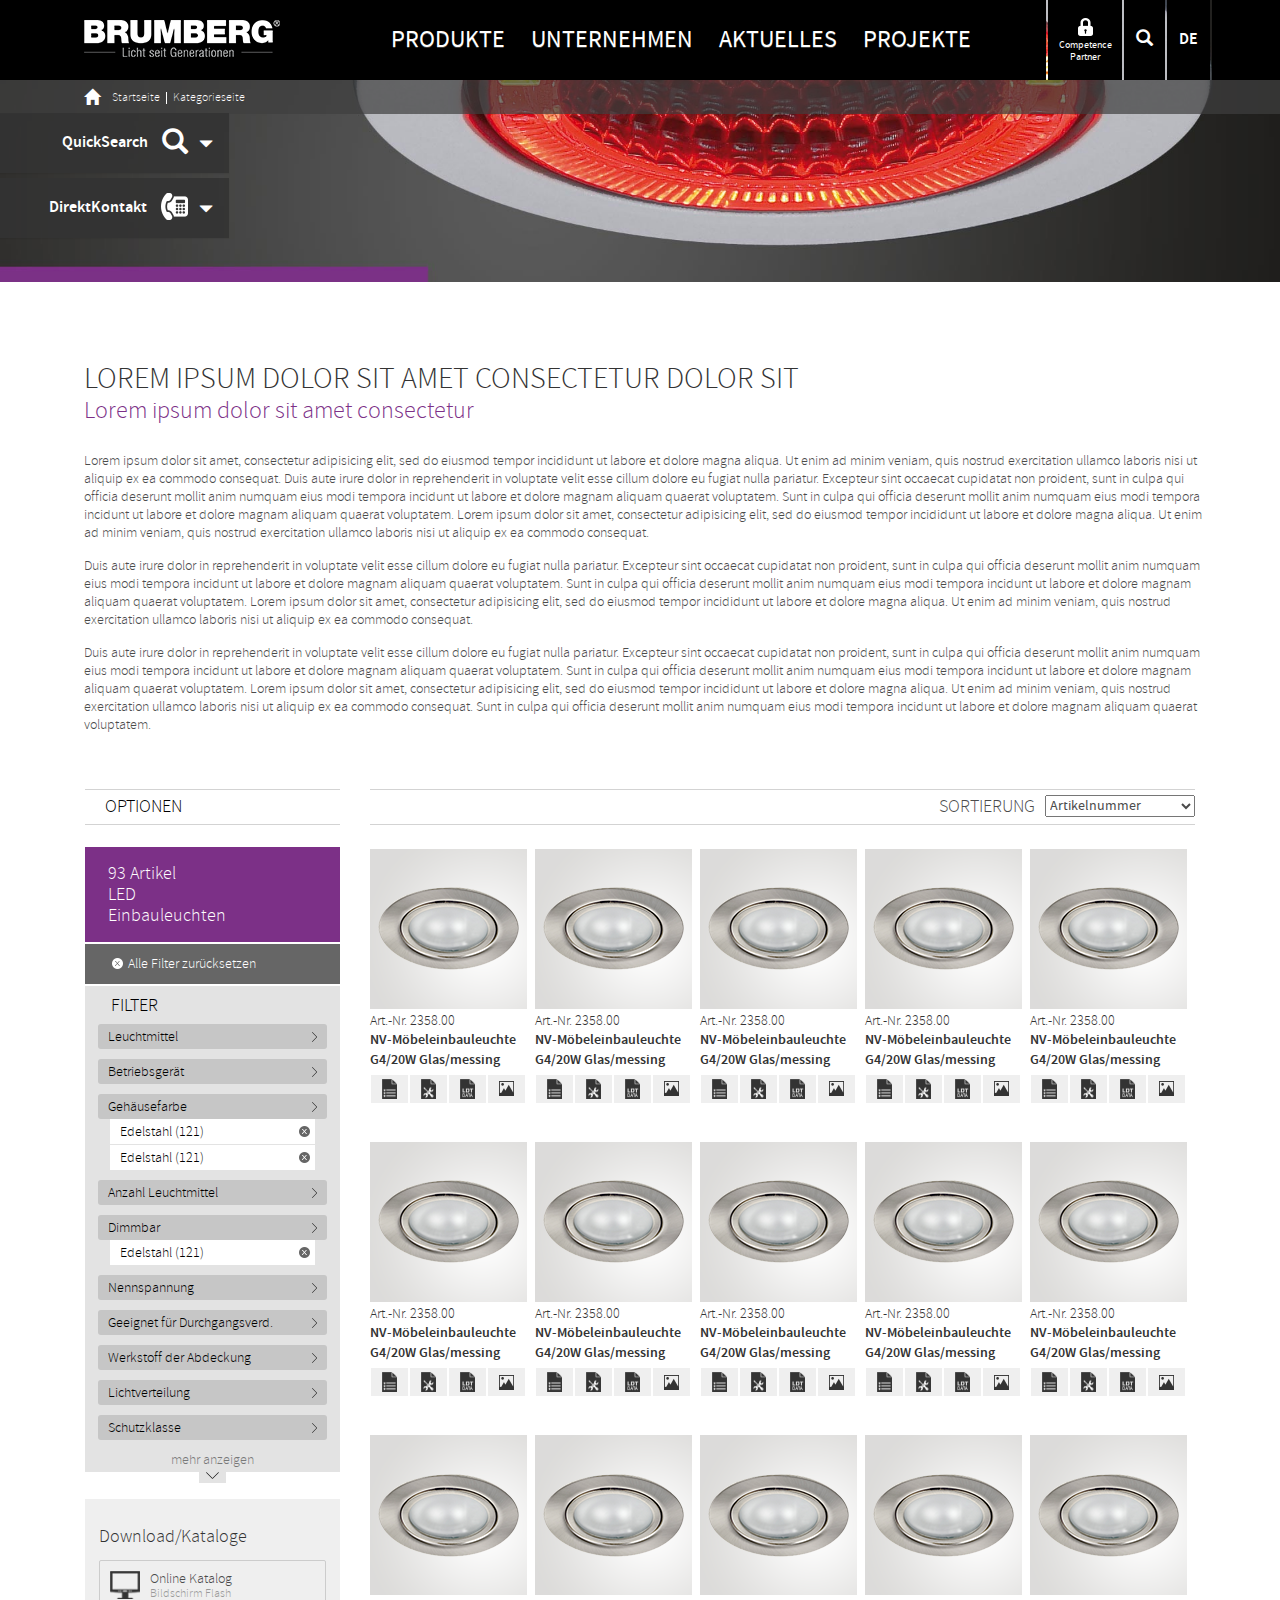
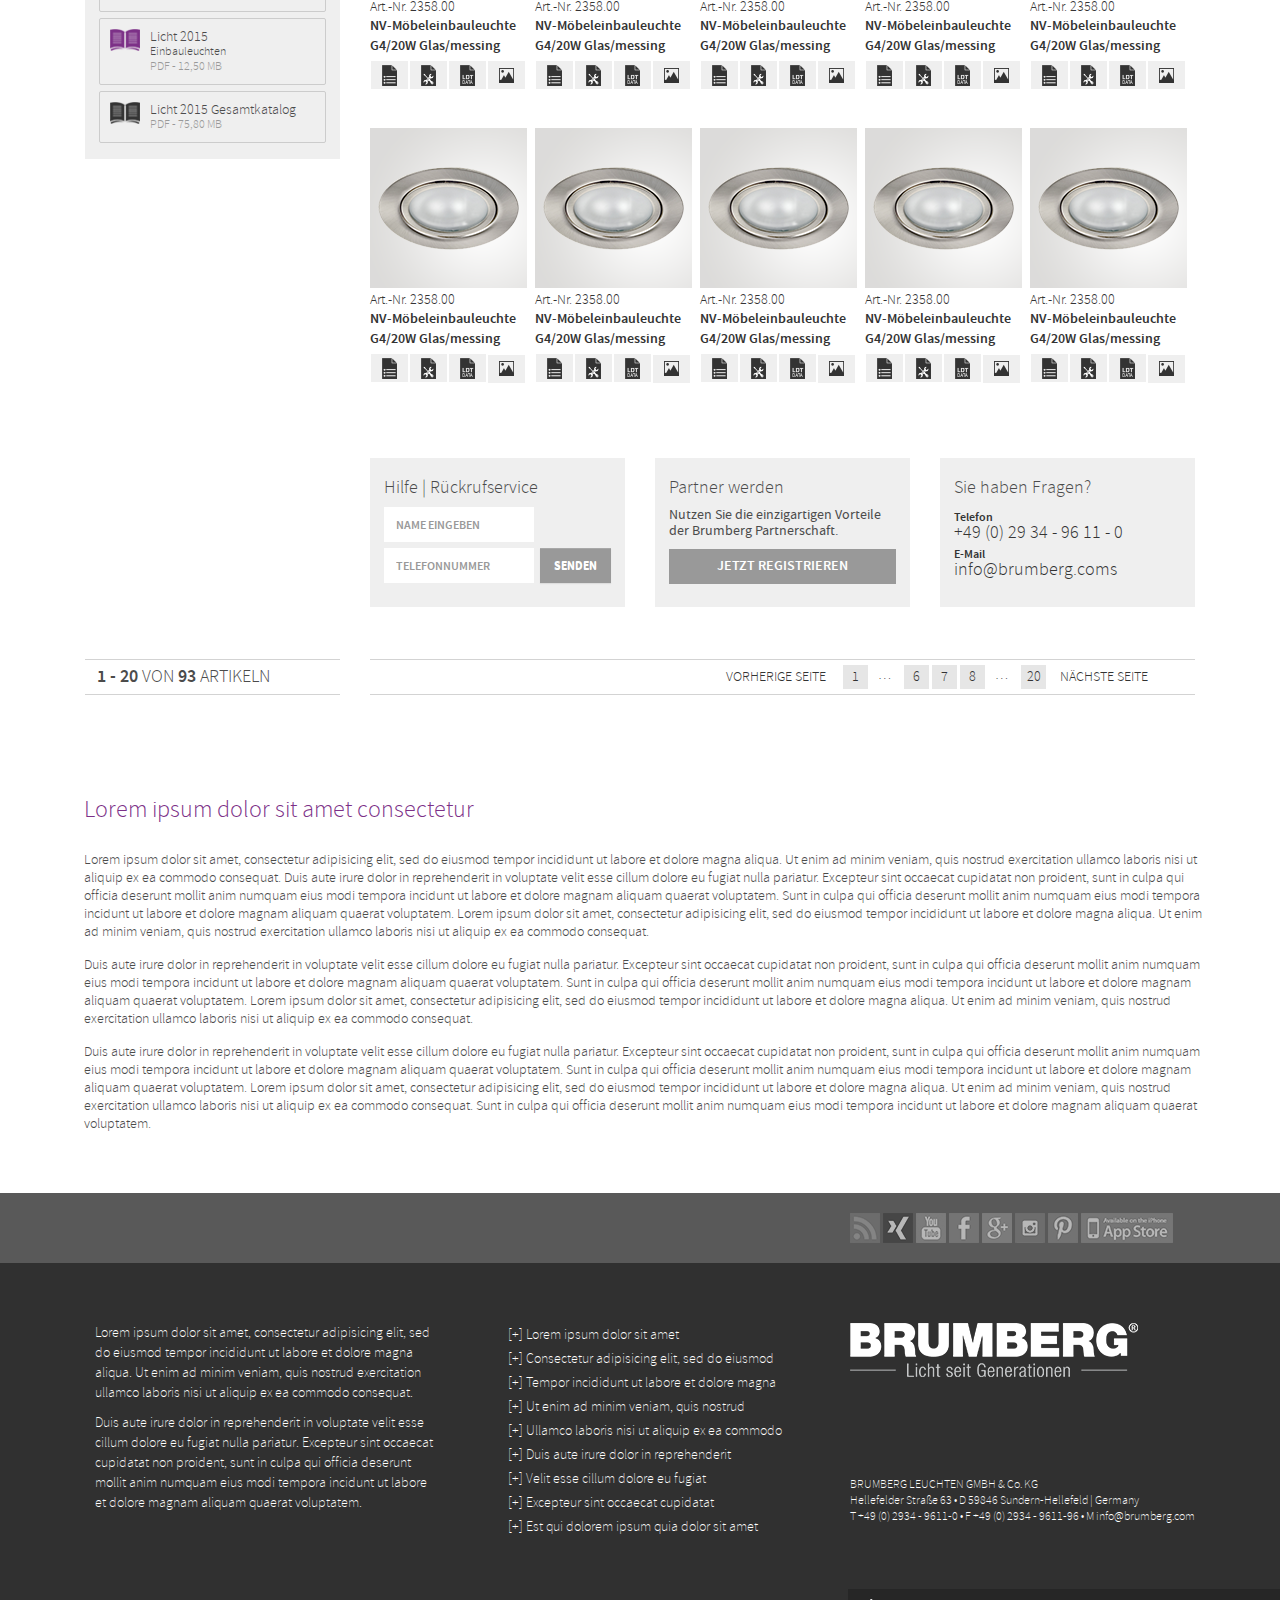
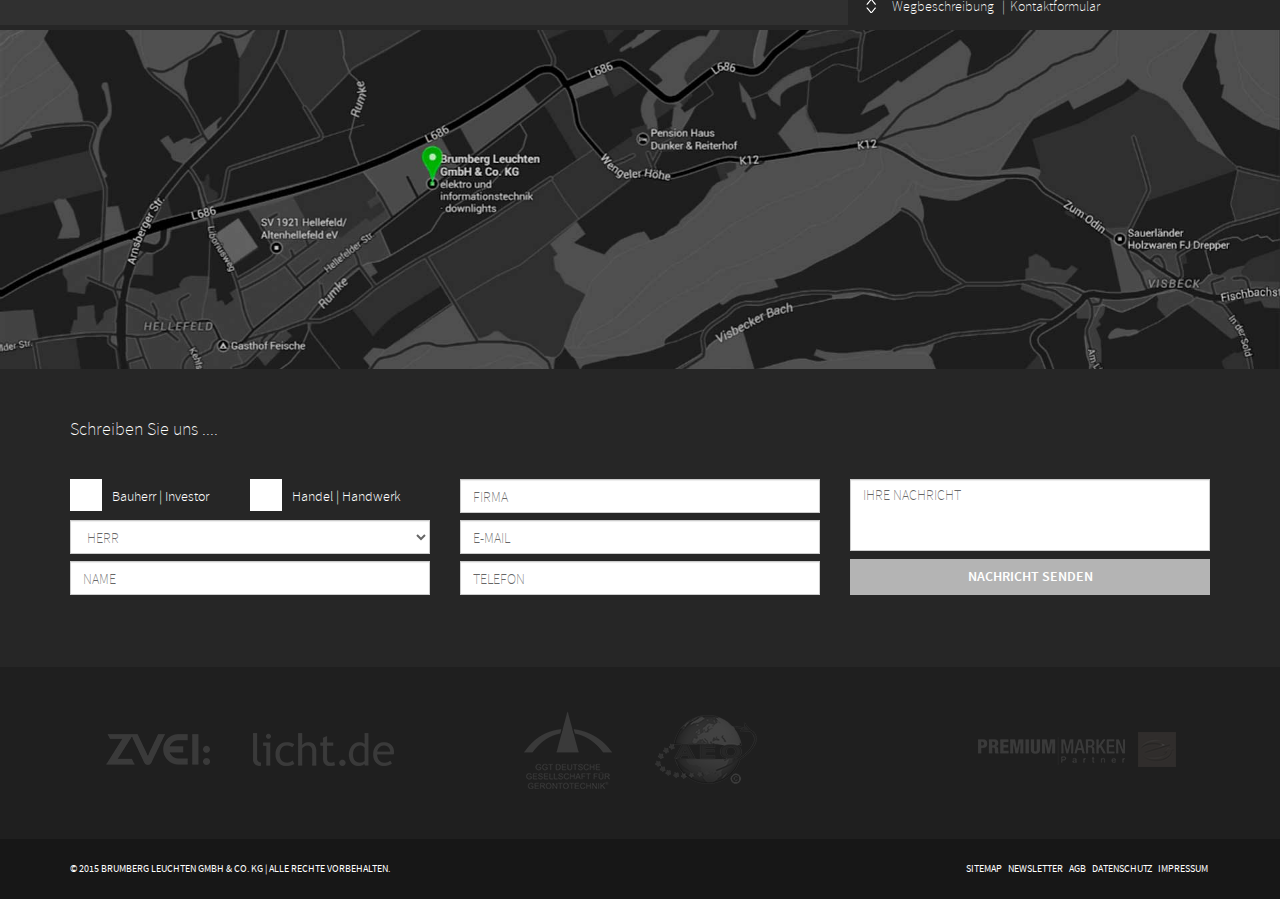
<file: Katseite_Haendler.html>
﻿<!doctype html>
<!--[if lt IE 7]> <html class="no-js lt-ie9 lt-ie8 lt-ie7" lang="en"> <![endif]-->
<!--[if IE 7]>    <html class="no-js lt-ie9 lt-ie8" lang="en"> <![endif]-->
<!--[if IE 8]>    <html class="no-js lt-ie9" lang="en"> <![endif]-->
<!--[if gt IE 8]><!-->
<html class="no-js" lang="en">
<!--<![endif]-->
<head>
<title>Website Name</title>
<meta charset="utf-8">
<meta name="viewport" content="width=device-width">

<!-- CSS -->
<link rel="icon" href="_ui/images/favicon.png" type="image/png">
<link rel="stylesheet" type="text/css" href="_ui/css/bootstrap-theme.css">
<link rel="stylesheet" type="text/css" href="_ui/css/bootstrap.min.css">
<link rel="stylesheet" type="text/css" href="_ui/css/styles.css">

<!-- Js -->
<script type="text/javascript" src="_ui/js/modernizr-2.5.3.min.js"></script>
</head>
<body>
<div id="container">
  <div class="header">
  <div class="headerBg">
     <div class="headerTop"></div>
     <div class="headerTop2"></div>
   </div>
    <div class="container">
    
      <div class="row">
        <div class="headerContent">
          <div class="col-lg-3 col-md-3  col-sm-3">
            <div class="logo"><a href="index.html"><img src="_ui/images/logo.png" alt="logo"></a></div>
          </div>
          <div class="col-lg-2 col-md-3 col-sm-3 col-xs-7 pull-right">
            <div class="headerRight">
              <ul class="nav nav-pills">
                <li role="presentation" class="active"><a class="lock" href="#"><img width="15" height="18" alt="lock" src="_ui/images/lock.png"> <strong>Competence Partner</strong> </a>
                  <div class="partnerForm">
                    <form>
                      <label for="exampleInputEmail1">Anmelden</label>
                      <div class="form-group">
                        <input type="email" class="form-control" id="exampleInputEmail1" placeholder="Benutzername">
                      </div>
                      <div class="form-group">
                        <input type="password" class="form-control" id="exampleInputPassword1" placeholder="Passwort">
                      </div>
                      <button type="submit" class="btn">Anmelden</button>
                      <div class="regField">
                        <div class="form-group">
                          <label>Neu bei Brumberg?</label>
                          <button type="submit" class="btn">Registrieren</button>
                        </div>
                      </div>
                    </form>
                  </div>
                </li>
                <li role="presentation"><a class="search" href="#"><em class="glyphicon glyphicon-search"></em></a>
                  <div class="searchBar">
                    <form class="form-inline">
                      <div class="form-group">
                        <input type="text" placeholder="Suche" id="inputEmail3" class="form-control">
                        <button class="btn" type="submit"><em class="glyphicon glyphicon-search"></em></button>
                      </div>
                    </form>
                  </div>
                </li>
                <li role="presentation"><a href="#" class="btn-default dropdown-toggle language" id="language" data-toggle="dropdown" aria-expanded="true">DE</a>
                  <ul class="dropdown-menu" role="menu" aria-labelledby="language">
                    <li role="presentation"><a role="menuitem" tabindex="-1" href="#">DE - DEUTSCH</a></li>
                    <li role="presentation"><a role="menuitem" tabindex="-1" href="#">EN - ENGLISH</a></li>
                    <li role="presentation"><a role="menuitem" tabindex="-1" href="#">FR - FRENCH</a></li>
                  </ul>
                </li>
              </ul>
            </div>
          </div>
         
          <div class="col-lg-7 col-md-6 col-sm-6 col-xs-12">
            <nav class="navbar navbar-default"> 
              <!-- Brand and toggle get grouped for better mobile display -->
              <div class="navbar-header">
                <button type="button" class="navbar-toggle collapsed" data-toggle="collapse" data-target="#bs-example-navbar-collapse-1"> <span class="sr-only">Toggle navigation</span> <span class="icon-bar"></span> <span class="icon-bar"></span> <span class="icon-bar"></span> </button>
              </div>
              
              <!-- Collect the nav links, forms, and other content for toggling -->
              <div class="collapse navbar-collapse" id="bs-example-navbar-collapse-1">
                <ul class="nav navbar-nav">
                  <li class="active dropdown"><a href="#" class="dropdown-toggle" data-toggle="dropdown" role="button" aria-expanded="false">Produkte<span class="subArrow"></span></a>
                    <div class="subMenu dropdown-menu">
                      <div class="container">
                        <div class="submenuWrap">
                          <div class="menuItem"> <a href="#">
                            <figure><img src="_ui/images/submenu_img1.jpg" alt="menu image"></figure>
                            <span class="pink">Einbauleuchten</span>
                            </a> </div>
                          <div class="menuItem"> <a href="#">
                            <figure><img src="_ui/images/submenu_img1.jpg" alt="menu image"></figure>
                            <span class="red">RGB Leuchten</span>
                            </a> </div>
                          <div class="menuItem"> <a href="#">
                            <figure><img src="_ui/images/submenu_img1.jpg" alt="menu image"></figure>
                            <span class="darkblue">Lautsprecher</span>
                            </a> </div>
                          <div class="menuItem"> <a href="#">
                            <figure><img src="_ui/images/submenu_img1.jpg" alt="menu image"></figure>
                            <span class="lightpink">Shoplight</span>
                            </a> </div>
                          <div class="menuItem"> <a href="#">
                            <figure><img src="_ui/images/submenu_img1.jpg" alt="menu image"></figure>
                            <span class="violet">Anbauleuchten</span>
                            </a> </div>
                          <div class="menuItem"> <a href="#">
                            <figure><img src="_ui/images/submenu_img1.jpg" alt="menu image"></figure>
                            <span class="green">vitaLED</span>
                            </a> </div>
                          <div class="menuItem"> <a href="#">
                            <figure><img src="_ui/images/submenu_img1.jpg" alt="menu image"></figure>
                            <span class="orange">Fasertechnik</span>
                            </a> </div>
                          <div class="menuItem"> <a href="#">
                            <figure><img src="_ui/images/submenu_img1.jpg" alt="menu image"></figure>
                            <span class="darkblueLite">Außenleuchten</span>
                            </a> </div>
                          <div class="menuItem"> <a href="#">
                            <figure><img src="_ui/images/submenu_img1.jpg" alt="menu image"></figure>
                            <span class="blue">LED-Einsätze</span>
                            </a> </div>
                          <div class="menuItem"> <a href="#">
                            <figure><img src="_ui/images/submenu_img1.jpg" alt="menu image"></figure>
                            <span class="yellow">Qualyfley/Bilton</span>
                            </a> </div>
                          <div class="menuItem"> <a href="#">
                            <figure><img src="_ui/images/submenu_img1.jpg" alt="menu image"></figure>
                            <span class="ash">Gips Leuchten</span>
                            </a> </div>
                          <div class="menuItem"> <a href="#">
                            <figure><img src="_ui/images/submenu_img1.jpg" alt="menu image"></figure>
                            <span class="orangeLite">Zubehör</span>
                            </a> </div>
                        </div>
                      </div>
                    </div>
                  </li>
                  <li><a href="#">Unternehmen</a></li>
                  <li><a href="#">Aktuelles</a></li>
                  <li><a href="#">Projekte</a></li>
                </ul>
              </div>
              <!-- /.navbar-collapse --> 
            </nav>
          </div>
          
        </div>
      </div>
    </div>
  </div>
  <!-- /header -->
  
  <div id="main">
  	<div class="breadcrumb">
    	<div class="container">
            <ol>
              <li><a href="#"><span class="glyphicon glyphicon-home"></span></a></li>
              <li><a href="#">Startseite</a></li>
              <li><a href="#">Kategorieseite</a></li>
             </ol>
      	</div>
    </div>
    <div class="sliderBlock sliderBlock1 sliderBlock2">
        <section class="slider">
            <div class="flexslider">
              <ul class="slides">
                <li><img src="_ui/images/inner-slider-img3.jpg" alt="slider"></li>
              </ul>
            </div>
            
          </section>
        <div class="quicksearchBlock">
            <div class="panel-group" id="accordion" role="tablist" aria-multiselectable="true">
              <div class="panel quickSearch">
                <div class="panel-heading" role="tab" id="headingOne"> <a data-toggle="collapse" data-parent="#accordion" href="#collapseOne" class="collapsed" aria-expanded="true" aria-controls="collapseOne">
                  <div class="searchCont"> <strong class="arrowIcon glyphicon glyphicon-triangle-bottom"></strong> <cite class="searchIcon glyphicon glyphicon-search"></cite> <span class="cont">QuickSearch</span> </div>
                  </a> </div>
                <div id="collapseOne" class="panel-collapse collapse" role="tabpanel" aria-labelledby="headingOne">
                  <div class="panel-body">
                    <div class="searchHoverBlock">
                      <div class="searchForm">
                        <form action="#">
                          <input type="text" placeholder="Artikelnummer / Bezeichnung" class="form-control">
                        </form>
                      </div>
                    </div>
                  </div>
                </div>
              </div>
              <div class="panel contactAddress">
                <div class="panel-heading" role="tab" id="headingTwo"> <a class="collapsed" data-toggle="collapse" data-parent="#accordion" href="#collapseTwo" aria-expanded="false" aria-controls="collapseTwo">
                  <div class="searchCont"> <strong class="arrowIcon glyphicon glyphicon-triangle-bottom"></strong> <cite class="searchIcon"><img src="_ui/images/telephone.png" width="27" height="27" alt="telephone"></cite> <span class="cont">DirektKontakt</span> </div>
                  </a> </div>
                <div id="collapseTwo" class="panel-collapse collapse" role="tabpanel" aria-labelledby="headingTwo">
                  <div class="panel-body">
                    <div class="contactHoverBlock">
                      <div class="contactContent"> <span class="phnNo"><strong>Zentrale</strong>+49 (0) 29 34 - 96 11 - 0</span> <span class="phnNo"><strong>E-Mail</strong><a href="mailto:info@brumberg.com">info@brumberg.com</a></span>
                        <p>[+] Ansprechpartner Innendienst<br>
                          [+] Ansprechpartner Aussendienst<br>
                          [+] Wegbeschreibung</p>
                        <form method="post">
                          <div class="form-group">
                            <label>Händlersuche</label>
                            <input type="text" class="form-control" placeholder="Händlername">
                          </div>
                          <div class="form-group">
                            <label>oder</label>
                            <input type="text" class="form-control" placeholder="PLZ/Ort">
                          </div>
                          <input type="button" value="Suche starten" class="btn btn-primary">
                        </form>
                      </div>
                    </div>
                  </div>
                </div>
              </div>
            </div>
          </div>
    </div>
    
    <div class="content">
      <div class="container">
      	 <div class="headerBlock headerBlock2">
            <h2>Lorem ipsum dolor sit amet consectetur dolor sit</h2>
            <h3>Lorem ipsum dolor sit amet consectetur</h3>
            <p>Lorem ipsum dolor sit amet, consectetur adipisicing elit, sed do eiusmod tempor incididunt ut labore et dolore magna aliqua. Ut enim ad minim veniam, quis nostrud exercitation ullamco laboris nisi ut aliquip ex ea commodo consequat. Duis aute irure dolor in reprehenderit in voluptate velit esse cillum dolore eu fugiat nulla pariatur. Excepteur sint occaecat cupidatat non proident, sunt in culpa qui officia deserunt mollit anim numquam eius modi tempora incidunt ut labore et dolore magnam aliquam quaerat voluptatem. Sunt in culpa qui officia deserunt mollit anim numquam eius modi tempora incidunt ut labore et dolore magnam aliquam quaerat voluptatem. Lorem ipsum dolor sit amet, consectetur adipisicing elit, sed do eiusmod tempor incididunt ut labore et dolore magna aliqua. Ut enim ad minim veniam, quis nostrud exercitation ullamco laboris nisi ut aliquip ex ea commodo consequat.</p>
            <p>Duis aute irure dolor in reprehenderit in voluptate velit esse cillum dolore eu fugiat nulla pariatur. Excepteur sint occaecat cupidatat non proident, sunt in culpa qui officia deserunt mollit anim numquam eius modi tempora incidunt ut labore et dolore magnam aliquam quaerat voluptatem. Sunt in culpa qui officia deserunt mollit anim numquam eius modi tempora incidunt ut labore et dolore magnam aliquam quaerat voluptatem. Lorem ipsum dolor sit amet, consectetur adipisicing elit, sed do eiusmod tempor incididunt ut labore et dolore magna aliqua. Ut enim ad minim veniam, quis nostrud exercitation ullamco laboris nisi ut aliquip ex ea commodo consequat.</p>
            <p>Duis aute irure dolor in reprehenderit in voluptate velit esse cillum dolore eu fugiat nulla pariatur. Excepteur sint occaecat cupidatat non proident, sunt in culpa qui officia deserunt mollit anim numquam eius modi tempora incidunt ut labore et dolore magnam aliquam quaerat voluptatem. Sunt in culpa qui officia deserunt mollit anim numquam eius modi tempora incidunt ut labore et dolore magnam aliquam quaerat voluptatem. Lorem ipsum dolor sit amet, consectetur adipisicing elit, sed do eiusmod tempor incididunt ut labore et dolore magna aliqua. Ut enim ad minim veniam, quis nostrud exercitation ullamco laboris nisi ut aliquip ex ea commodo consequat. Sunt in culpa qui officia deserunt mollit anim numquam eius modi tempora incidunt ut labore et dolore magnam aliquam quaerat voluptatem.</p>
         </div> 
         <div class="productsBlockMain">
             <aside class="col-sm-4 col-md-3 col-lg-3">
             	 <div class="productsRightBlock">
             	<div class="optionsBlock">
                	<h3>Optionen</h3>
                    <ul class="articles">
                       <li><a href="#">93 Artikel</a></li>
                       <li><a href="#">LED</a></li>
                       <li><a href="#">Einbauleuchten</a></li>
                    </ul>
                    <span class="filterLink"><a href="#">Alle Filter zurücksetzen</a></span>
                    <div class="filterBlock">
                    	<h5>Filter</h5>
                    	<ul class="list">
                        	<li><a href="#">Leuchtmittel</a></li>
                            <li class="drop"><a href="#">Betriebsgerät</a>
                            	<div class="checkList">
                                	<span class="leftArrow"></span>
                                    	<div class="has-js">
                                            <div class="form-group checkboxes">
                                                <label class="label_check" for="checkbox-01">
                                                <small>EVG standard (197)</small>
                                                <input id="checkbox-01" type="checkbox"  value="1" name="sample-checkbox-01">
                                                </label>
                                            </div>
                                          </div>
                                          <div class="has-js">
                                            <div class="form-group checkboxes">
                                                <label class="label_check" for="checkbox-02">
                                                <small>KVG (6)</small>
                                                <input id="checkbox-02" type="checkbox"  value="1" name="sample-checkbox-02">
                                                </label>
                                            </div>
                                           </div>
                                           <div class="has-js">
                                            <div class="form-group checkboxes">
                                                <label class="label_check" for="checkbox-03">
                                                <small>VVG (111)</small>
                                                <input id="checkbox-03" type="checkbox"  value="1" name="sample-checkbox-03">
                                                </label>
                                            </div>
                                            </div>
                                            <div class="has-js">
                                            <div class="form-group checkboxes">
                                                <label class="label_check" for="checkbox-04">
                                                <small>elektronischer Trafo (6)</small>
                                                <input id="checkbox-04" type="checkbox"  value="1" name="sample-checkbox-04">
                                                </label>
                                            </div>
                                            </div>
                                            <div class="has-js">
                                            <div class="form-group checkboxes">
                                                <label class="label_check" for="checkbox-05">
                                                <small>nicht erforderlich (196)</small>
                                                <input id="checkbox-05" type="checkbox"  value="5" name="sample-checkbox-05">
                                                </label>
                                            </div>
                                            </div>
                                        </div>
                            </li>
                            <li><a href="#">Gehäusefarbe</a>
                            	<a href="#" class="Item">Edelstahl (121)</a>
                                <a href="#" class="Item">Edelstahl (121)</a>
                            </li>
                            <li><a href="#">Anzahl Leuchtmittel</a></li>
                            <li><a href="#">Dimmbar</a>
                            	<a href="#" class="Item">Edelstahl (121)</a>
                            </li>
                            <li><a href="#">Nennspannung</a></li>
                            <li><a href="#">Geeignet für Durchgangsverd.</a></li>
                            <li><a href="#">Werkstoff der Abdeckung</a></li>
                            <li><a href="#">Lichtverteilung</a></li>
                            <li><a href="#">Schutzklasse</a></li>
                        </ul>
                        <a href="#" class="moreLink2">mehr anzeigen</a> 
                    </div>
                    <div class="downloads">
                      <h4>Download/Kataloge</h4>
                          <ul>
                              <li><figure><img src="_ui/images/system.png" alt="icon"></figure><p><span>Online Katalog</span> <strong>Bildschirm Flash</strong></p></li>
                              <li><figure><img src="_ui/images/book1.png" alt="icon"></figure><p><span>Licht 2015</span>Einbauleuchten <br><strong>PDF - 12,50 MB</strong></p></li>
                              <li><figure><img src="_ui/images/book2.png" alt="icon"></figure><p><span>Licht 2015 Gesamtkatalog</span><strong>PDF - 75,80 MB</strong></p></li>
                          </ul>
                    </div>
                </div>
                </div>
             </aside>
             
             <aside class="col-sm-8 col-md-9 col-lg-9">
             	<div class="sortingBlock">
                	<select>
                    	<option>Artikelnummer</option>
                        <option>Artikelnummer</option>
                        <option>Artikelnummer</option>
                    </select>
                	<span>Sortierung</span>
                </div>
             	<ul class="productList">
                	<li>
                    	<figure><img src="_ui/images/product2.png" alt="product"></figure>
                    	<cite>Art.-Nr. 2358.00</cite>
                        <strong>NV-Möbeleinbauleuchte G4/20W Glas/messing</strong>
                        <span class="icons">
                        	<a href="#"><img src="_ui/images/icon1.png" alt="icon"></a>
                            <a href="#"><img src="_ui/images/icon2.png" alt="icon"></a>
                            <a href="#"><img src="_ui/images/icon3.png" alt="icon"></a>
                            <a href="#"><img src="_ui/images/icon4.png" alt="icon"></a>
                        </span>
                    </li>
                    <li>
                    	<figure><img src="_ui/images/product2.png" alt="product"></figure>
                    	<cite>Art.-Nr. 2358.00</cite>
                        <strong>NV-Möbeleinbauleuchte G4/20W Glas/messing</strong>
                        <span class="icons">
                        	<a href="#"><img src="_ui/images/icon1.png" alt="icon"></a>
                            <a href="#"><img src="_ui/images/icon2.png" alt="icon"></a>
                            <a href="#"><img src="_ui/images/icon3.png" alt="icon"></a>
                            <a href="#"><img src="_ui/images/icon4.png" alt="icon"></a>
                        </span>
                    </li>
                    <li>
                    	<figure><img src="_ui/images/product2.png" alt="product"></figure>
                    	<cite>Art.-Nr. 2358.00</cite>
                        <strong>NV-Möbeleinbauleuchte G4/20W Glas/messing</strong>
                        <span class="icons">
                        	<a href="#"><img src="_ui/images/icon1.png" alt="icon"></a>
                            <a href="#"><img src="_ui/images/icon2.png" alt="icon"></a>
                            <a href="#"><img src="_ui/images/icon3.png" alt="icon"></a>
                            <a href="#"><img src="_ui/images/icon4.png" alt="icon"></a>
                        </span>
                    </li>
                    <li>
                    	<figure><img src="_ui/images/product2.png" alt="product"></figure>
                    	<cite>Art.-Nr. 2358.00</cite>
                        <strong>NV-Möbeleinbauleuchte G4/20W Glas/messing</strong>
                        <span class="icons">
                        	<a href="#"><img src="_ui/images/icon1.png" alt="icon"></a>
                            <a href="#"><img src="_ui/images/icon2.png" alt="icon"></a>
                            <a href="#"><img src="_ui/images/icon3.png" alt="icon"></a>
                            <a href="#"><img src="_ui/images/icon4.png" alt="icon"></a>
                        </span>
                    </li>
                    <li>
                    	<figure><img src="_ui/images/product2.png" alt="product"></figure>
                    	<cite>Art.-Nr. 2358.00</cite>
                        <strong>NV-Möbeleinbauleuchte G4/20W Glas/messing</strong>
                        <span class="icons">
                        	<a href="#"><img src="_ui/images/icon1.png" alt="icon"></a>
                            <a href="#"><img src="_ui/images/icon2.png" alt="icon"></a>
                            <a href="#"><img src="_ui/images/icon3.png" alt="icon"></a>
                            <a href="#"><img src="_ui/images/icon4.png" alt="icon"></a>
                        </span>
                    </li>
                       	<li>
                    	<figure><img src="_ui/images/product2.png" alt="product"></figure>
                    	<cite>Art.-Nr. 2358.00</cite>
                        <strong>NV-Möbeleinbauleuchte G4/20W Glas/messing</strong>
                        <span class="icons">
                        	<a href="#"><img src="_ui/images/icon1.png" alt="icon"></a>
                            <a href="#"><img src="_ui/images/icon2.png" alt="icon"></a>
                            <a href="#"><img src="_ui/images/icon3.png" alt="icon"></a>
                            <a href="#"><img src="_ui/images/icon4.png" alt="icon"></a>
                        </span>
                    </li>
                    <li>
                    	<figure><img src="_ui/images/product2.png" alt="product"></figure>
                    	<cite>Art.-Nr. 2358.00</cite>
                        <strong>NV-Möbeleinbauleuchte G4/20W Glas/messing</strong>
                        <span class="icons">
                        	<a href="#"><img src="_ui/images/icon1.png" alt="icon"></a>
                            <a href="#"><img src="_ui/images/icon2.png" alt="icon"></a>
                            <a href="#"><img src="_ui/images/icon3.png" alt="icon"></a>
                            <a href="#"><img src="_ui/images/icon4.png" alt="icon"></a>
                        </span>
                    </li>
                    <li>
                    	<figure><img src="_ui/images/product2.png" alt="product"></figure>
                    	<cite>Art.-Nr. 2358.00</cite>
                        <strong>NV-Möbeleinbauleuchte G4/20W Glas/messing</strong>
                        <span class="icons">
                        	<a href="#"><img src="_ui/images/icon1.png" alt="icon"></a>
                            <a href="#"><img src="_ui/images/icon2.png" alt="icon"></a>
                            <a href="#"><img src="_ui/images/icon3.png" alt="icon"></a>
                            <a href="#"><img src="_ui/images/icon4.png" alt="icon"></a>
                        </span>
                    </li>
                    <li>
                    	<figure><img src="_ui/images/product2.png" alt="product"></figure>
                    	<cite>Art.-Nr. 2358.00</cite>
                        <strong>NV-Möbeleinbauleuchte G4/20W Glas/messing</strong>
                        <span class="icons">
                        	<a href="#"><img src="_ui/images/icon1.png" alt="icon"></a>
                            <a href="#"><img src="_ui/images/icon2.png" alt="icon"></a>
                            <a href="#"><img src="_ui/images/icon3.png" alt="icon"></a>
                            <a href="#"><img src="_ui/images/icon4.png" alt="icon"></a>
                        </span>
                    </li>
                    <li>
                    	<figure><img src="_ui/images/product2.png" alt="product"></figure>
                    	<cite>Art.-Nr. 2358.00</cite>
                        <strong>NV-Möbeleinbauleuchte G4/20W Glas/messing</strong>
                        <span class="icons">
                        	<a href="#"><img src="_ui/images/icon1.png" alt="icon"></a>
                            <a href="#"><img src="_ui/images/icon2.png" alt="icon"></a>
                            <a href="#"><img src="_ui/images/icon3.png" alt="icon"></a>
                            <a href="#"><img src="_ui/images/icon4.png" alt="icon"></a>
                        </span>
                    </li>
                       	<li>
                    	<figure><img src="_ui/images/product2.png" alt="product"></figure>
                    	<cite>Art.-Nr. 2358.00</cite>
                        <strong>NV-Möbeleinbauleuchte G4/20W Glas/messing</strong>
                        <span class="icons">
                        	<a href="#"><img src="_ui/images/icon1.png" alt="icon"></a>
                            <a href="#"><img src="_ui/images/icon2.png" alt="icon"></a>
                            <a href="#"><img src="_ui/images/icon3.png" alt="icon"></a>
                            <a href="#"><img src="_ui/images/icon4.png" alt="icon"></a>
                        </span>
                    </li>
                    <li>
                    	<figure><img src="_ui/images/product2.png" alt="product"></figure>
                    	<cite>Art.-Nr. 2358.00</cite>
                        <strong>NV-Möbeleinbauleuchte G4/20W Glas/messing</strong>
                        <span class="icons">
                        	<a href="#"><img src="_ui/images/icon1.png" alt="icon"></a>
                            <a href="#"><img src="_ui/images/icon2.png" alt="icon"></a>
                            <a href="#"><img src="_ui/images/icon3.png" alt="icon"></a>
                            <a href="#"><img src="_ui/images/icon4.png" alt="icon"></a>
                        </span>
                    </li>
                    <li>
                    	<figure><img src="_ui/images/product2.png" alt="product"></figure>
                    	<cite>Art.-Nr. 2358.00</cite>
                        <strong>NV-Möbeleinbauleuchte G4/20W Glas/messing</strong>
                        <span class="icons">
                        	<a href="#"><img src="_ui/images/icon1.png" alt="icon"></a>
                            <a href="#"><img src="_ui/images/icon2.png" alt="icon"></a>
                            <a href="#"><img src="_ui/images/icon3.png" alt="icon"></a>
                            <a href="#"><img src="_ui/images/icon4.png" alt="icon"></a>
                        </span>
                    </li>
                    <li>
                    	<figure><img src="_ui/images/product2.png" alt="product"></figure>
                    	<cite>Art.-Nr. 2358.00</cite>
                        <strong>NV-Möbeleinbauleuchte G4/20W Glas/messing</strong>
                        <span class="icons">
                        	<a href="#"><img src="_ui/images/icon1.png" alt="icon"></a>
                            <a href="#"><img src="_ui/images/icon2.png" alt="icon"></a>
                            <a href="#"><img src="_ui/images/icon3.png" alt="icon"></a>
                            <a href="#"><img src="_ui/images/icon4.png" alt="icon"></a>
                        </span>
                    </li>
                    <li>
                    	<figure><img src="_ui/images/product2.png" alt="product"></figure>
                    	<cite>Art.-Nr. 2358.00</cite>
                        <strong>NV-Möbeleinbauleuchte G4/20W Glas/messing</strong>
                        <span class="icons">
                        	<a href="#"><img src="_ui/images/icon1.png" alt="icon"></a>
                            <a href="#"><img src="_ui/images/icon2.png" alt="icon"></a>
                            <a href="#"><img src="_ui/images/icon3.png" alt="icon"></a>
                            <a href="#"><img src="_ui/images/icon4.png" alt="icon"></a>
                        </span>
                    </li>
                       	<li>
                    	<figure><img src="_ui/images/product2.png" alt="product"></figure>
                    	<cite>Art.-Nr. 2358.00</cite>
                        <strong>NV-Möbeleinbauleuchte G4/20W Glas/messing</strong>
                        <span class="icons">
                        	<a href="#"><img src="_ui/images/icon1.png" alt="icon"></a>
                            <a href="#"><img src="_ui/images/icon2.png" alt="icon"></a>
                            <a href="#"><img src="_ui/images/icon3.png" alt="icon"></a>
                            <a href="#"><img src="_ui/images/icon4.png" alt="icon"></a>
                        </span>
                    </li>
                    <li>
                    	<figure><img src="_ui/images/product2.png" alt="product"></figure>
                    	<cite>Art.-Nr. 2358.00</cite>
                        <strong>NV-Möbeleinbauleuchte G4/20W Glas/messing</strong>
                        <span class="icons">
                        	<a href="#"><img src="_ui/images/icon1.png" alt="icon"></a>
                            <a href="#"><img src="_ui/images/icon2.png" alt="icon"></a>
                            <a href="#"><img src="_ui/images/icon3.png" alt="icon"></a>
                            <a href="#"><img src="_ui/images/icon4.png" alt="icon"></a>
                        </span>
                    </li>
                    <li>
                    	<figure><img src="_ui/images/product2.png" alt="product"></figure>
                    	<cite>Art.-Nr. 2358.00</cite>
                        <strong>NV-Möbeleinbauleuchte G4/20W Glas/messing</strong>
                        <span class="icons">
                        	<a href="#"><img src="_ui/images/icon1.png" alt="icon"></a>
                            <a href="#"><img src="_ui/images/icon2.png" alt="icon"></a>
                            <a href="#"><img src="_ui/images/icon3.png" alt="icon"></a>
                            <a href="#"><img src="_ui/images/icon4.png" alt="icon"></a>
                        </span>
                    </li>
                    <li>
                    	<figure><img src="_ui/images/product2.png" alt="product"></figure>
                    	<cite>Art.-Nr. 2358.00</cite>
                        <strong>NV-Möbeleinbauleuchte G4/20W Glas/messing</strong>
                        <span class="icons">
                        	<a href="#"><img src="_ui/images/icon1.png" alt="icon"></a>
                            <a href="#"><img src="_ui/images/icon2.png" alt="icon"></a>
                            <a href="#"><img src="_ui/images/icon3.png" alt="icon"></a>
                            <a href="#"><img src="_ui/images/icon4.png" alt="icon"></a>
                        </span>
                    </li>
                    <li>
                    	<figure><img src="_ui/images/product2.png" alt="product"></figure>
                    	<cite>Art.-Nr. 2358.00</cite>
                        <strong>NV-Möbeleinbauleuchte G4/20W Glas/messing</strong>
                        <span class="icons">
                        	<a href="#"><img src="_ui/images/icon1.png" alt="icon"></a>
                            <a href="#"><img src="_ui/images/icon2.png" alt="icon"></a>
                            <a href="#"><img src="_ui/images/icon3.png" alt="icon"></a>
                            <a href="#"><img src="_ui/images/icon4.png" alt="icon"></a>
                        </span>
                    </li>
                </ul>
                <div class="bottomBlock">
                    <div class="row">
                        <aside class="col-md-4 col-lg-4">
                             <div class="formBlock">
                                <h4>Hilfe | Rückrufservice</h4>
                                <form method="post" class="form-inline">
                                  <div class="form-group">
                                    <input type="text" class="form-control"  placeholder="Name eingeben">
                                  </div>
                                  <div class="form-group">
                                    <input type="text" class="form-control"  placeholder="Telefonnummer">
                                  </div>
                                  <button type="submit" class="btn btn-default sendBtn">Senden</button>
                                 </form>
                            </div>
                        </aside>
                        <aside class="col-md-4 col-lg-4">
                             <div class="registrationBlock">
                                <h4>Partner werden</h4>
                                <p>Nutzen Sie die einzigartigen Vorteile<br>der Brumberg Partnerschaft.</p>
                                <a href="#">Jetzt registrieren</a>
                            </div>
                        </aside>
                        <aside class="col-md-4 col-lg-4">
                            <div class="phoneBlock">
                                <h4>Sie haben Fragen?</h4>
                                <span><strong>Telefon</strong>+49 (0) 29 34 - 96 11 - 0</span>
                                <span><strong>E-Mail</strong><a href="mailto:info@brumberg.com">info@brumberg.com</a>s</span>
                            </div>
                        </aside>
                    </div>
                </div>
             </aside>
             <div class="pageNationBlock">
             	<aside class="col-lg-3">
                	<div class="pageCount">
                		<h4><strong>1 - 20</strong> von <strong>93</strong> Artikeln</h4>
                    </div>
                </aside>
                <aside class="col-lg-9">
                	<div class="pageNumbers">
                    	<span><a href="#">nächste Seite</a></span>
                        <ul>
                        	<li><a href="#">1</a><span>…</span></li>
                            <li><a href="#">6</a></li>
                            <li><a href="#">7</a></li>
                            <li><a href="#">8</a><span>…</span></li>
                            <li><a href="#">20</a></li>
                        </ul>
                        <span><a href="#">Vorherige Seite</a></span>
                    </div>
                </aside>
             </div>
         </div>	
         <div class="headerBlock headerBlock2 headerBlock3">
            <h3>Lorem ipsum dolor sit amet consectetur</h3>
            <p>Lorem ipsum dolor sit amet, consectetur adipisicing elit, sed do eiusmod tempor incididunt ut labore et dolore magna aliqua. Ut enim ad minim veniam, quis nostrud exercitation ullamco laboris nisi ut aliquip ex ea commodo consequat. Duis aute irure dolor in reprehenderit in voluptate velit esse cillum dolore eu fugiat nulla pariatur. Excepteur sint occaecat cupidatat non proident, sunt in culpa qui officia deserunt mollit anim numquam eius modi tempora incidunt ut labore et dolore magnam aliquam quaerat voluptatem. Sunt in culpa qui officia deserunt mollit anim numquam eius modi tempora incidunt ut labore et dolore magnam aliquam quaerat voluptatem. Lorem ipsum dolor sit amet, consectetur adipisicing elit, sed do eiusmod tempor incididunt ut labore et dolore magna aliqua. Ut enim ad minim veniam, quis nostrud exercitation ullamco laboris nisi ut aliquip ex ea commodo consequat.</p>
            <p>Duis aute irure dolor in reprehenderit in voluptate velit esse cillum dolore eu fugiat nulla pariatur. Excepteur sint occaecat cupidatat non proident, sunt in culpa qui officia deserunt mollit anim numquam eius modi tempora incidunt ut labore et dolore magnam aliquam quaerat voluptatem. Sunt in culpa qui officia deserunt mollit anim numquam eius modi tempora incidunt ut labore et dolore magnam aliquam quaerat voluptatem. Lorem ipsum dolor sit amet, consectetur adipisicing elit, sed do eiusmod tempor incididunt ut labore et dolore magna aliqua. Ut enim ad minim veniam, quis nostrud exercitation ullamco laboris nisi ut aliquip ex ea commodo consequat.</p>
            <p>Duis aute irure dolor in reprehenderit in voluptate velit esse cillum dolore eu fugiat nulla pariatur. Excepteur sint occaecat cupidatat non proident, sunt in culpa qui officia deserunt mollit anim numquam eius modi tempora incidunt ut labore et dolore magnam aliquam quaerat voluptatem. Sunt in culpa qui officia deserunt mollit anim numquam eius modi tempora incidunt ut labore et dolore magnam aliquam quaerat voluptatem. Lorem ipsum dolor sit amet, consectetur adipisicing elit, sed do eiusmod tempor incididunt ut labore et dolore magna aliqua. Ut enim ad minim veniam, quis nostrud exercitation ullamco laboris nisi ut aliquip ex ea commodo consequat. Sunt in culpa qui officia deserunt mollit anim numquam eius modi tempora incidunt ut labore et dolore magnam aliquam quaerat voluptatem.</p>
         </div>
      </div>
      
    </div>
  </div>
  
  <!-- /main -->
  
  <footer>
    <div class="container">
      <div class="row">
        <aside class="col-lg-8 col-md-8 col-sm-12"> 
          <!--TAB BLOCK-->
          <div class="tabBlock">
            <ul class="nav nav-tabs" role="tablist" id="myTab">
             <!-- <li role="presentation" class="active"><a href="#tab1" role="tab" data-toggle="tab">Handel und Handwerker</a></li>
              <li role="presentation"><a href="#tab2" role="tab" data-toggle="tab">Bauherren und Investoren</a></li>-->
            </ul>
            <div class="tab-content">
              <div role="tabpanel" class="tab-pane fade active in" id="tab1">
                <div class="row">
                  <aside class="col-lg-6 col-md-6 col-sm-6">
                    <p>Lorem ipsum dolor sit amet, consectetur adipisicing elit, sed do eiusmod tempor incididunt ut labore et dolore magna aliqua. Ut enim ad minim veniam, quis nostrud exercitation ullamco laboris nisi ut aliquip ex ea commodo consequat.</p>
                    <p>Duis aute irure dolor in reprehenderit in voluptate velit esse cillum dolore eu fugiat nulla pariatur. Excepteur sint occaecat cupidatat non proident, sunt in culpa qui officia deserunt mollit anim numquam eius modi tempora incidunt ut labore et dolore magnam aliquam quaerat voluptatem.</p>
                  </aside>
                  <aside class="col-lg-6 col-md-6 col-sm-6">
                    <ul>
                      <li><a href="#">[+] Lorem ipsum dolor sit amet</a></li>
                      <li><a href="#">[+] Consectetur adipisicing elit, sed do eiusmod</a></li>
                      <li><a href="#">[+] Tempor incididunt ut labore et dolore magna</a></li>
                      <li><a href="#">[+] Ut enim ad minim veniam, quis nostrud</a></li>
                      <li><a href="#">[+] Ullamco laboris nisi ut aliquip ex ea commodo</a></li>
                      <li><a href="#">[+] Duis aute irure dolor in reprehenderit </a></li>
                      <li><a href="#">[+] Velit esse cillum dolore eu fugiat</a></li>
                      <li><a href="#">[+] Excepteur sint occaecat cupidatat</a></li>
                      <li><a href="#">[+] Est qui dolorem ipsum quia dolor sit amet</a></li>
                    </ul>
                  </aside>
                </div>
              </div>
              <div role="tabpanel" class="tab-pane fade" id="tab2">
                <div class="row">
                  <aside class="col-lg-6 col-md-6 col-sm-6">
                    <p>Lorem ipsum dolor sit amet, consectetur adipisicing elit, sed do eiusmod tempor incididunt ut labore et dolore magna aliqua. Ut enim ad minim veniam, quis nostrud exercitation ullamco laboris nisi ut aliquip ex ea commodo consequat.</p>
                    <p>Duis aute irure dolor in reprehenderit in voluptate velit esse cillum dolore eu fugiat nulla pariatur. Excepteur sint occaecat cupidatat non proident, sunt in culpa qui officia deserunt mollit anim numquam eius modi tempora incidunt ut labore et dolore magnam aliquam quaerat voluptatem.</p>
                  </aside>
                  <aside class="col-lg-6 col-md-6 col-sm-6">
                    <ul>
                      <li><a href="#">[+] Lorem ipsum dolor sit amet</a></li>
                      <li><a href="#">[+] Consectetur adipisicing elit, sed do eiusmod</a></li>
                      <li><a href="#">[+] Tempor incididunt ut labore et dolore magna</a></li>
                      <li><a href="#">[+] Ut enim ad minim veniam, quis nostrud</a></li>
                      <li><a href="#">[+] Ullamco laboris nisi ut aliquip ex ea commodo</a></li>
                      <li><a href="#">[+] Duis aute irure dolor in reprehenderit </a></li>
                      <li><a href="#">[+] Velit esse cillum dolore eu fugiat</a></li>
                      <li><a href="#">[+] Excepteur sint occaecat cupidatat</a></li>
                      <li><a href="#">[+] Est qui dolorem ipsum quia dolor sit amet</a></li>
                    </ul>
                  </aside>
                </div>
              </div>
            </div>
          </div>
        </aside>
        <aside class="col-lg-4 col-md-4 col-sm-12">
          <div class="socialShare">
            <ul>
              <li><a href="#" class="rss">&nbsp;</a></li>
              <li><a href="#" class="xing">&nbsp;</a></li>
              <li><a href="#" class="youtube">&nbsp;</a></li>
              <li><a href="#" class="facebook">&nbsp;</a></li>
              <li><a href="#" class="gplus">&nbsp;</a></li>
              <li><a href="#" class="photobucket">&nbsp;</a></li>
              <li><a href="#" class="pintrest">&nbsp;</a></li>
              <li><a href="#" class="appStore">&nbsp;</a></li>
            </ul>
          </div>
          <div class="footerLogo"> <a href="index.html"><img src="_ui/images/footer_logo.png" alt="logo"></a> </div>
          <div class="addressBlock">
            <p class="address">BRUMBERG LEUCHTEN GMBH &amp; Co. KG<br>
              Hellefelder Straße 63 • D 59846 Sundern-Hellefeld | Germany<br>
              T +49 (0) 2934 - 9611-0 • F +49 (0) 2934 - 9611-96 • M <a href="mailto:info@brumberg.com">info@brumberg.com</a></p>
          </div>
        </aside>
      </div>
    </div>
    <!--MAP-->
    <div class="contact">
      <div class="container">
        <div class="mapLocation pull-right">
          <button type="button" data-toggle="collapse" data-target="#contact" aria-expanded="false"> &nbsp; </button>
          <a href="#">Wegbeschreibung</a> <a href="#">Kontaktformular</a> </div>
      </div>
      <div class="collapseWrap">
        <div class="collapse in" id="contact">
          <div class="mapWrap"> <img src="_ui/images/map.jpg" alt="map"> </div>
          <div class="contactForm contactForm1">
            <div class="container">
              <h4>Schreiben Sie uns ....</h4>
              <form action="#">
                <div class="row">
                <div class="col-sm-4 col-md-4 col-lg-4">
                    <fieldset>
                      <div class="form-group">
                          <div class="has-js has-js1">
                            <div class="checkboxes">
                                <label class="label_check" for="checkbox-102">
                                <small>Bauherr | Investor</small>
                                <input id="checkbox-102" type="checkbox"  value="1" name="sample-checkbox-102">
                                </label>
                            </div>
                           </div>
                          <div class="has-js has-js1">
                          <div class="checkboxes">
                              <label class="label_check" for="checkbox-103">
                              <small>Handel | Handwerk</small>
                              <input id="checkbox-103" type="checkbox"  value="1" name="sample-checkbox-103">
                              </label>
                          </div>
                         </div>
                     </div>
                      <div class="form-group">
                          <select class="form-control">
                              <option>Herr</option>
                              <option>option1</option>
                              <option>option1</option>
                              <option>option1</option>
                          </select>
                      </div>
                      <div class="form-group">
                        <input type="text" class="form-control" id="name" placeholder="name">
                      </div>
                    </fieldset>
                  </div>
                  <div class="col-sm-4 col-md-4 col-lg-4">
                    <fieldset>
                      <div class="form-group">
                        <input type="text" class="form-control" id="firma" placeholder="firma">
                      </div>
                      <div class="form-group">
                        <input type="email" class="form-control" id="email" placeholder="e-mail">
                      </div>
                      <div class="form-group">
                        <input type="text" class="form-control" id="telefon" placeholder="telefon">
                      </div>
                    </fieldset>
                  </div>
                  <div class="col-lg-4 col-md-4 col-sm-4">
                    <fieldset>
                      <textarea class="form-control" placeholder="Ihre Nachricht" rows="3"></textarea>
                      <input type="submit" class="btn pull-right" value="Nachricht Senden">
                    </fieldset>
                  </div>
                </div>
              </form>
            </div>
          </div>
        </div>
      </div>
    </div>
    <div class="footerLogos">
      <div class="container">
        <div class="row">
          <div class="col-lg-4 col-md-4 col-sm-4"> <span><img src="_ui/images/footer_logo1.png" alt="footer logo"></span> <span><img src="_ui/images/footer_logo2.png" alt="footer logo"></span> </div>
          <div class="col-lg-4 col-md-4 col-sm-4"> <span><img src="_ui/images/footer_logo3.png" alt="footer logo"></span> <span><img src="_ui/images/footer_logo4.png" alt="footer logo"></span> </div>
          <div class="col-lg-4 col-md-4 col-sm-4"><span class="premimum"><img src="_ui/images/footer_logo5.png" alt="footer logo"></span> </div>
        </div>
      </div>
    </div>
    <div class="footerBottom">
      <div class="container">
        <div class="row">
          <aside class="col-lg-6 col-md-6 col-sm-6">
            <p><span class="copyRights">&copy; 2015 Brumberg Leuchten GmbH &amp; Co. KG | Alle Rechte vorbehalten.</span></p>
          </aside>
          <aside class="col-lg-6 col-md-6 col-sm-6">
            <ul>
              <li><a href="#">Sitemap</a></li>
              <li><a href="#">Newsletter</a></li>
              <li><a href="#">AGB</a></li>
              <li><a href="#">Datenschutz</a></li>
              <li><a href="#">Impressum</a></li>
            </ul>
          </aside>
        </div>
      </div>
    </div>
  </footer>
  <!-- /footer --> 
</div>
<!-- /container --> 

<!--JS--> 
<script type="text/javascript" src="_ui/js/jquery-1.11.1.min.js"></script>
<script type="text/javascript" src="_ui/js/bootstrap.min.js"></script> 
<script type="text/javascript" src="_ui/js/jquery.flexslider.js"></script>
<script type="text/javascript" src="_ui/js/main.js"></script> 
<script>  
	var $flexslider = $('.flexslider');
	    $flexslider.flexslider({
	    animation: "fade",
	    manualControls: ".flex-control-nav li",
	    useCSS: false ,/* Chrome fix*/
	    pauseOnAction: false,
	    slideshowSpeed: 5000,
	});
</script> 
<script>
    $(function () {
      $('#myTab a:first').tab('show')
    })
</script>
</body>
</html>
</file>
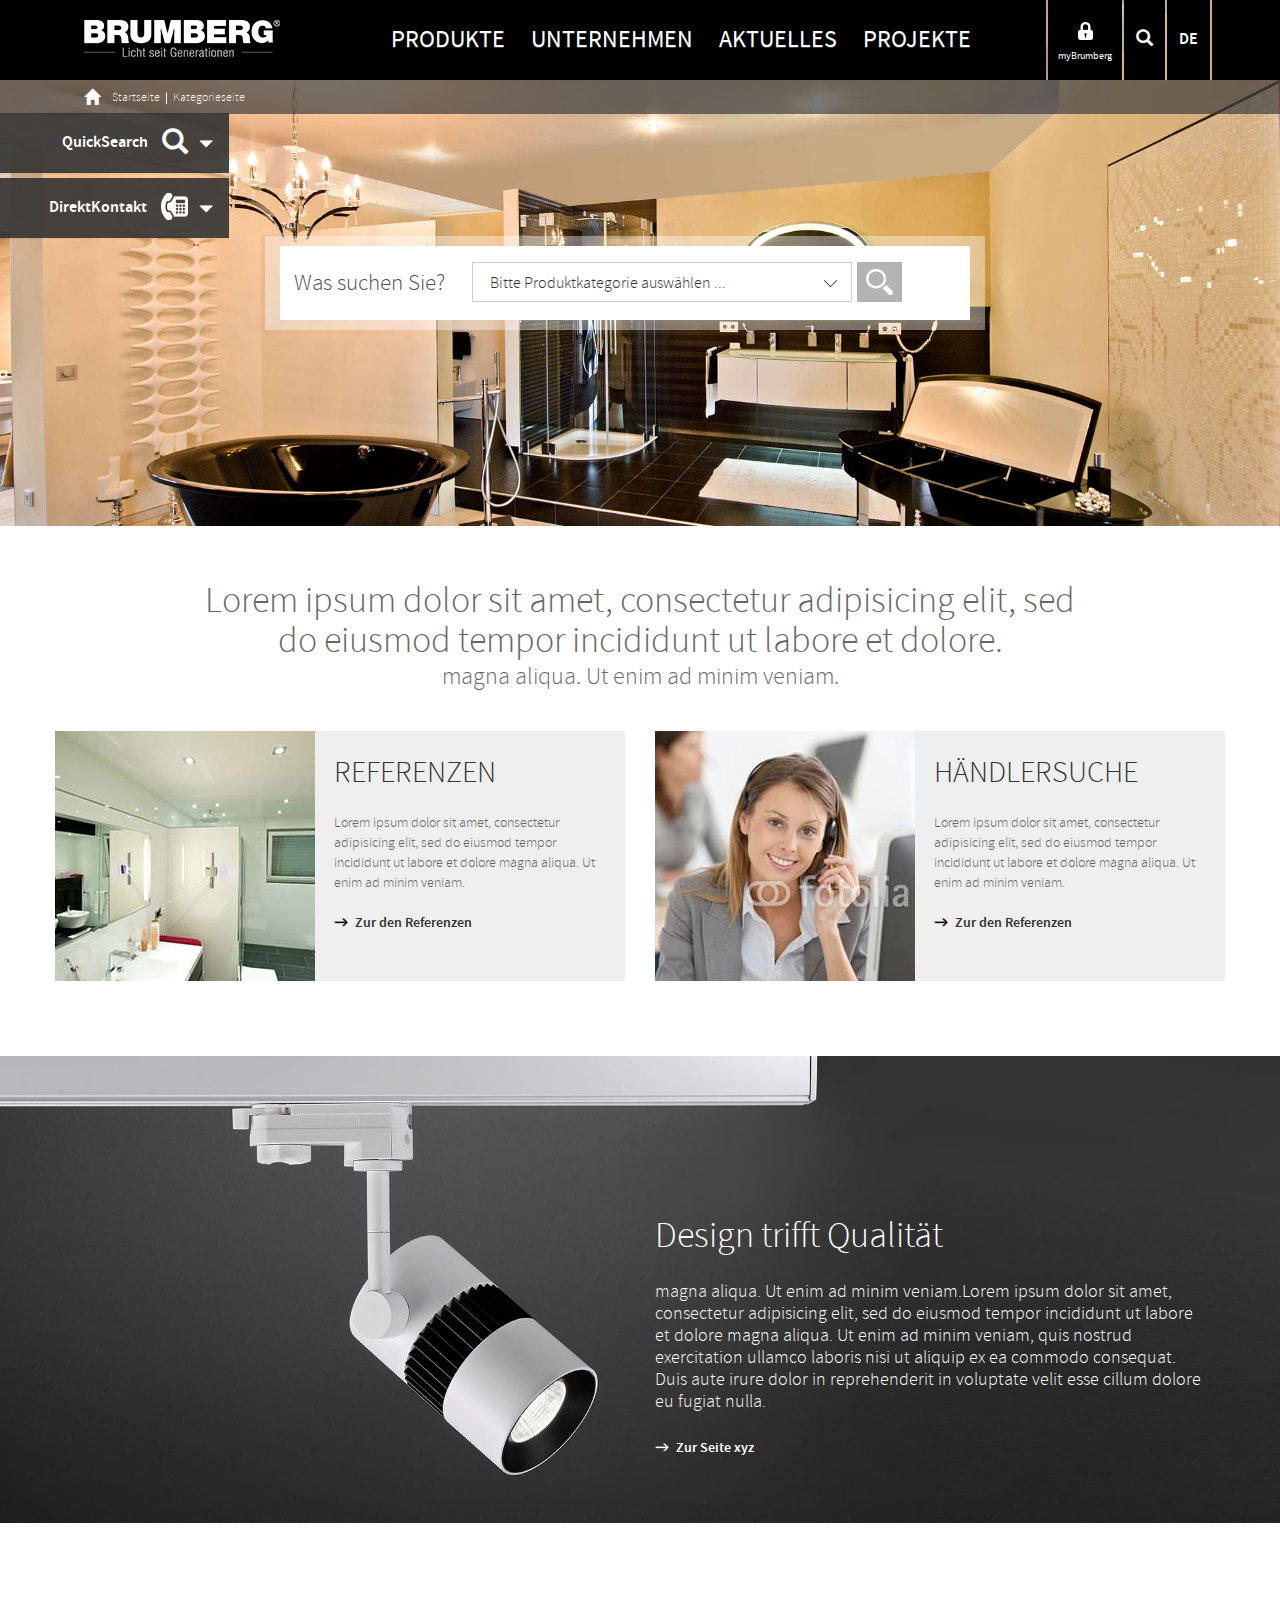
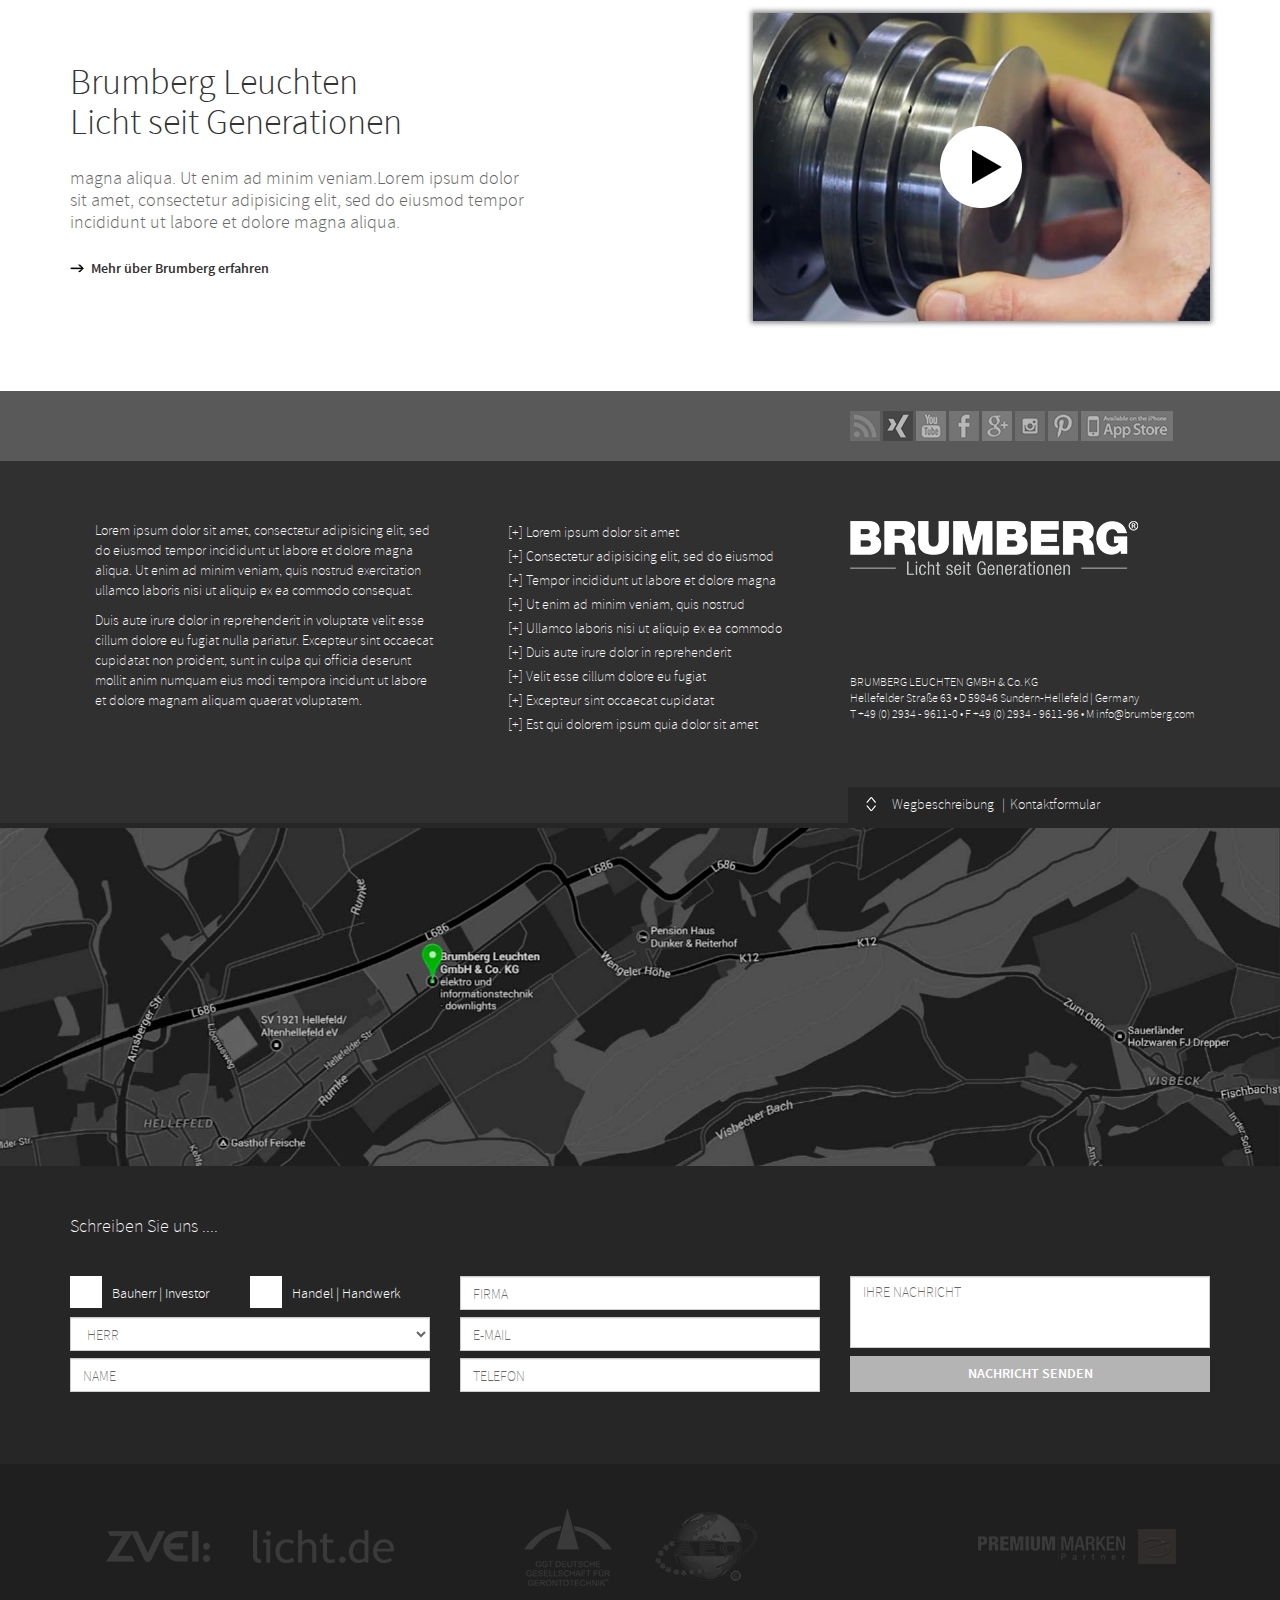
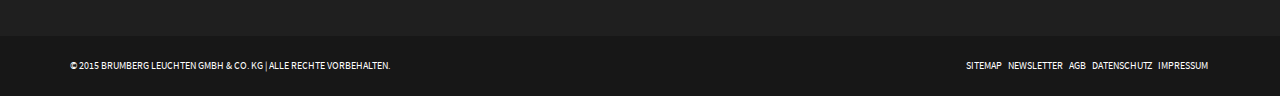
<file: Landingpage_Endkunden.html>
﻿<!doctype html>
<!--[if lt IE 7]> <html class="no-js lt-ie9 lt-ie8 lt-ie7" lang="en"> <![endif]-->
<!--[if IE 7]>    <html class="no-js lt-ie9 lt-ie8" lang="en"> <![endif]-->
<!--[if IE 8]>    <html class="no-js lt-ie9" lang="en"> <![endif]-->
<!--[if gt IE 8]><!-->
<html class="no-js" lang="en">
<!--<![endif]-->
<head>
<title>Website Name</title>
<meta charset="utf-8">
<meta name="viewport" content="width=device-width">

<!-- CSS -->
<link rel="icon" href="_ui/images/favicon.png" type="image/png">
<link rel="stylesheet" type="text/css" href="_ui/css/bootstrap-theme.css">
<link rel="stylesheet" type="text/css" href="_ui/css/bootstrap.min.css">
<link rel="stylesheet" type="text/css" href="_ui/css/styles.css">

<!-- Js -->
<script type="text/javascript" src="_ui/js/modernizr-2.5.3.min.js"></script>
</head>
<body>
<div id="container">
  <div class="header">
  <div class="headerBg">
     <div class="headerTop"></div>
     <div class="headerTop2"></div>
   </div>
    <div class="container">
    
      <div class="row">
        <div class="headerContent">
          <div class="col-lg-3 col-md-3  col-sm-3">
            <div class="logo"><a href="index.html"><img src="_ui/images/logo.png" alt="logo"></a></div>
          </div>
          <div class="col-lg-2 col-md-3 col-sm-3 col-xs-7 pull-right">
            <div class="headerRight">
              <ul class="nav nav-pills">
                <li role="presentation" class="active"><a class="lock lock1" href="#"><img width="15" height="18" alt="lock" src="_ui/images/lock.png"> <strong>myBrumberg</strong> </a>
                  <div class="partnerForm">
                    <form>
                      <label for="exampleInputEmail1">Anmelden</label>
                      <div class="form-group">
                        <input type="email" class="form-control" id="exampleInputEmail1" placeholder="Benutzername">
                      </div>
                      <div class="form-group">
                        <input type="password" class="form-control" id="exampleInputPassword1" placeholder="Passwort">
                      </div>
                      <button type="submit" class="btn">Anmelden</button>
                      <div class="regField">
                        <div class="form-group">
                          <label>Neu bei Brumberg?</label>
                          <button type="submit" class="btn">Registrieren</button>
                        </div>
                      </div>
                    </form>
                  </div>
                </li>
                <li role="presentation"><a class="search" href="#"><em class="glyphicon glyphicon-search"></em></a>
                  <div class="searchBar">
                    <form class="form-inline">
                      <div class="form-group">
                        <input type="text" placeholder="Suche" id="inputEmail3" class="form-control">
                        <button class="btn" type="submit"><em class="glyphicon glyphicon-search"></em></button>
                      </div>
                    </form>
                  </div>
                </li>
                <li role="presentation"><a href="#" class="btn-default dropdown-toggle language" id="language" data-toggle="dropdown" aria-expanded="true">DE</a>
                  <ul class="dropdown-menu" role="menu" aria-labelledby="language">
                    <li role="presentation"><a role="menuitem" tabindex="-1" href="#">DE - DEUTSCH</a></li>
                    <li role="presentation"><a role="menuitem" tabindex="-1" href="#">EN - ENGLISH</a></li>
                    <li role="presentation"><a role="menuitem" tabindex="-1" href="#">FR - FRENCH</a></li>
                  </ul>
                </li>
              </ul>
            </div>
          </div>
         
          <div class="col-lg-7 col-md-6 col-sm-6 col-xs-12">
            <nav class="navbar navbar-default"> 
              <!-- Brand and toggle get grouped for better mobile display -->
              <div class="navbar-header">
                <button type="button" class="navbar-toggle collapsed" data-toggle="collapse" data-target="#bs-example-navbar-collapse-1"> <span class="sr-only">Toggle navigation</span> <span class="icon-bar"></span> <span class="icon-bar"></span> <span class="icon-bar"></span> </button>
              </div>
              
              <!-- Collect the nav links, forms, and other content for toggling -->
              <div class="collapse navbar-collapse" id="bs-example-navbar-collapse-1">
                <ul class="nav navbar-nav">
                  <li class="active dropdown"><a href="#" class="dropdown-toggle" data-toggle="dropdown" role="button" aria-expanded="false">Produkte<span class="subArrow"></span></a>
                    <div class="subMenu dropdown-menu">
                      <div class="container">
                        <div class="submenuWrap">
                          <div class="menuItem"> <a href="#">
                            <figure><img src="_ui/images/submenu_img1.jpg" alt="menu image"></figure>
                            <span class="pink">Einbauleuchten</span>
                            </a> </div>
                          <div class="menuItem"> <a href="#">
                            <figure><img src="_ui/images/submenu_img1.jpg" alt="menu image"></figure>
                            <span class="red">RGB Leuchten</span>
                            </a> </div>
                          <div class="menuItem"> <a href="#">
                            <figure><img src="_ui/images/submenu_img1.jpg" alt="menu image"></figure>
                            <span class="darkblue">Lautsprecher</span>
                            </a> </div>
                          <div class="menuItem"> <a href="#">
                            <figure><img src="_ui/images/submenu_img1.jpg" alt="menu image"></figure>
                            <span class="lightpink">Shoplight</span>
                            </a> </div>
                          <div class="menuItem"> <a href="#">
                            <figure><img src="_ui/images/submenu_img1.jpg" alt="menu image"></figure>
                            <span class="violet">Anbauleuchten</span>
                            </a> </div>
                          <div class="menuItem"> <a href="#">
                            <figure><img src="_ui/images/submenu_img1.jpg" alt="menu image"></figure>
                            <span class="green">vitaLED</span>
                            </a> </div>
                          <div class="menuItem"> <a href="#">
                            <figure><img src="_ui/images/submenu_img1.jpg" alt="menu image"></figure>
                            <span class="orange">Fasertechnik</span>
                            </a> </div>
                          <div class="menuItem"> <a href="#">
                            <figure><img src="_ui/images/submenu_img1.jpg" alt="menu image"></figure>
                            <span class="darkblueLite">Außenleuchten</span>
                            </a> </div>
                          <div class="menuItem"> <a href="#">
                            <figure><img src="_ui/images/submenu_img1.jpg" alt="menu image"></figure>
                            <span class="blue">LED-Einsätze</span>
                            </a> </div>
                          <div class="menuItem"> <a href="#">
                            <figure><img src="_ui/images/submenu_img1.jpg" alt="menu image"></figure>
                            <span class="yellow">Qualyfley/Bilton</span>
                            </a> </div>
                          <div class="menuItem"> <a href="#">
                            <figure><img src="_ui/images/submenu_img1.jpg" alt="menu image"></figure>
                            <span class="ash">Gips Leuchten</span>
                            </a> </div>
                          <div class="menuItem"> <a href="#">
                            <figure><img src="_ui/images/submenu_img1.jpg" alt="menu image"></figure>
                            <span class="orangeLite">Zubehör</span>
                            </a> </div>
                        </div>
                      </div>
                    </div>
                  </li>
                  <li><a href="#">Unternehmen</a></li>
                  <li><a href="#">Aktuelles</a></li>
                  <li><a href="#">Projekte</a></li>
                </ul>
              </div>
              <!-- /.navbar-collapse --> 
            </nav>
          </div>
          
        </div>
      </div>
    </div>
  </div>
  <!-- /header -->
  
  <div id="main1">
  	<div class="breadcrumb">
    	<div class="container">
            <ol>
              <li><a href="#"><span class="glyphicon glyphicon-home"></span></a></li>
              <li><a href="#">Startseite</a></li>
              <li><a href="#">Kategorieseite</a></li>
             </ol>
      	</div>
    </div>
    <div class="search-block">
          <div class="container">
              <div class="row">
                  <div class="col-md-8 col-md-offset-2 col-lg-8 col-lg-offset-2">
                      <div class="search-block1">
                          <div class="search-block2">
                              <strong>Was suchen Sie?</strong>
                              <select name="search-list" id="search-list" tabindex="1">
                                  <option value="">Bitte Produktkategorie auswählen ...</option>
                                  <option>Einbauleuchten</option>
                                  <option>Anbauleuchten</option>
                                  <option>LED-Einsätze</option>
                                  <option>RGB Leuchten</option>
                                  <option>vitaLED</option>
                                  <option>Qualiyflex/Bilton</option>
                              </select>
                              <input type="submit" class="search-btn">
                          </div>	
                      </div>
                  </div>
              </div>
          </div>
      </div>
    <div class="sliderBlock sliderBlock1">
      <section class="slider">
        <div class="flexslider">
          <ul class="slides">
            <li><img src="_ui/images/inner-slider-img.jpg" alt="slider">
            	
            </li>
          </ul>
        </div>
        
      </section>
      
      <div class="quicksearchBlock">
        <div class="panel-group" id="accordion" role="tablist" aria-multiselectable="true">
          <div class="panel quickSearch">
            <div class="panel-heading" role="tab" id="headingOne"> <a data-toggle="collapse" data-parent="#accordion" href="#collapseOne" class="collapsed" aria-expanded="true" aria-controls="collapseOne">
              <div class="searchCont"> <strong class="arrowIcon glyphicon glyphicon-triangle-bottom"></strong> <cite class="searchIcon glyphicon glyphicon-search"></cite> <span class="cont">QuickSearch</span> </div>
              </a> </div>
            <div id="collapseOne" class="panel-collapse collapse" role="tabpanel" aria-labelledby="headingOne">
              <div class="panel-body">
                <div class="searchHoverBlock">
                  <div class="searchForm">
                    <form action="#">
                      <input type="text" placeholder="Artikelnummer / Bezeichnung" class="form-control">
                    </form>
                  </div>
                </div>
              </div>
            </div>
          </div>
          <div class="panel contactAddress">
            <div class="panel-heading" role="tab" id="headingTwo"> <a class="collapsed" data-toggle="collapse" data-parent="#accordion" href="#collapseTwo" aria-expanded="false" aria-controls="collapseTwo">
              <div class="searchCont"> <strong class="arrowIcon glyphicon glyphicon-triangle-bottom"></strong> <cite class="searchIcon"><img src="_ui/images/telephone.png" width="27" height="27" alt="telephone"></cite> <span class="cont">DirektKontakt</span> </div>
              </a> </div>
            <div id="collapseTwo" class="panel-collapse collapse" role="tabpanel" aria-labelledby="headingTwo">
              <div class="panel-body">
                <div class="contactHoverBlock">
                  <div class="contactContent"> <span class="phnNo"><strong>Zentrale</strong>+49 (0) 29 34 - 96 11 - 0</span> <span class="phnNo"><strong>E-Mail</strong><a href="mailto:info@brumberg.com">info@brumberg.com</a></span>
                    <p>[+] Ansprechpartner Innendienst<br>
                      [+] Ansprechpartner Aussendienst<br>
                      [+] Wegbeschreibung</p>
                    <form method="post">
                      <div class="form-group">
                        <label>Händlersuche</label>
                        <input type="text" class="form-control" placeholder="Händlername">
                      </div>
                      <div class="form-group">
                        <label>oder</label>
                        <input type="text" class="form-control" placeholder="PLZ/Ort">
                      </div>
                      <input type="button" value="Suche starten" class="btn btn-primary">
                    </form>
                  </div>
                </div>
              </div>
            </div>
          </div>
        </div>
      </div>
    </div>
    
    
    <div class="content1">
      <div class="container">
        <div class="row">
          <div class="content-block1">
            <div class="row">
              	<div class="col-lg-12">
                	<h3>Lorem ipsum dolor sit amet, consectetur adipisicing elit, sed do eiusmod tempor incididunt ut labore et dolore.</h3>
                    <span>magna aliqua. Ut enim ad minim veniam.</span>
                </div>
            </div>
            <div class="row">
              	<div class="col-xs-12 col-sm-12 col-md-6 col-lg-6">
                	<div class="credentials-block">
                    	<figure><img src="_ui/images/image1.jpg" width="260" height="250" alt="image"></figure>
                        <div class="credentials-content">
                        	<h4>Referenzen</h4>
                            <p>Lorem ipsum dolor sit amet, consectetur adipisicing elit, sed do eiusmod tempor incididunt ut labore et dolore magna aliqua. Ut enim ad minim veniam.</p>
                            <a href="#">Zur den Referenzen</a>
                        </div>
                    </div>
                </div>
                <div class="col-xs-12 col-sm-12 col-md-6 col-lg-6">
                	<div class="credentials-block">
                    	<figure><img src="_ui/images/image2.jpg" width="260" height="250" alt="image"></figure>
                        <div class="credentials-content">
                        	<h4>Händlersuche</h4>
                            <p>Lorem ipsum dolor sit amet, consectetur adipisicing elit, sed do eiusmod tempor incididunt ut labore et dolore magna aliqua. Ut enim ad minim veniam.</p>
                            <a href="#">Zur den Referenzen</a>
                        </div>
                    </div>
                </div>
            </div>
          </div>
        </div>
      </div>
      
    </div>
  </div>
  
  
  
  <div class="design-block">
  	  <figure><img src="_ui/images/design-img.jpg" width="1920" height="701" alt="image"></figure>
      <div class="design-block1">
          <div class="container">
            <div class="row">
                <div class="col-sm-6 col-md-6 col-lg-6 pull-right">
                    <h3>Design trifft Qualität</h3>
                    <p>magna aliqua. Ut enim ad minim veniam.Lorem ipsum dolor sit amet, consectetur adipisicing elit, sed do eiusmod tempor incididunt ut labore et dolore magna aliqua. Ut enim ad minim veniam, quis nostrud exercitation ullamco laboris nisi ut aliquip ex ea commodo consequat. Duis aute irure dolor in reprehenderit in voluptate velit esse cillum dolore eu fugiat nulla.</p>
                    <a href="#">Zur Seite xyz</a>
                </div>
            </div>
          </div>
      </div>
  </div>
  
  <div class="generations">
      <div class="container">
        <div class="row">
        	<div class="col-xs-6 col-sm-6 col-md-5 col-lg-5">
                <div class="generations-block">
                    <div class="generations-content">
                        <h4>Brumberg Leuchten <br> Licht seit Generationen</h4>
                        <p>magna aliqua. Ut enim ad minim veniam.Lorem ipsum dolor sit amet, consectetur adipisicing elit, sed do eiusmod tempor incididunt ut labore et dolore magna aliqua. </p>
                        <a href="#">Mehr über Brumberg erfahren</a>
                    </div>
                </div>
            </div>
            <div class="col-xs-6 col-sm-5 col-md-6 col-lg-5 pull-right">
            	 <figure class="video-image"><img src="_ui/images/video-img.jpg" width="507" height="341" alt="image">
                 	<a href="#"><img src="_ui/images/play-icon.png" width="82" height="82" alt="icon"></a>
                 </figure>
            </div>
        </div>
      </div>
  </div>
  <!-- /main -->
  
  
  <footer>
    <div class="container">
      <div class="row">
        <aside class="col-lg-8 col-md-8 col-sm-12"> 
          <!--TAB BLOCK-->
          <div class="tabBlock">
            <ul class="nav nav-tabs" role="tablist" id="myTab">
             <!-- <li role="presentation" class="active"><a href="#tab1" role="tab" data-toggle="tab">Handel und Handwerker</a></li>
              <li role="presentation"><a href="#tab2" role="tab" data-toggle="tab">Bauherren und Investoren</a></li>-->
            </ul>
            <div class="tab-content">
              <div role="tabpanel" class="tab-pane fade active in" id="tab1">
                <div class="row">
                  <aside class="col-lg-6 col-md-6 col-sm-6">
                    <p>Lorem ipsum dolor sit amet, consectetur adipisicing elit, sed do eiusmod tempor incididunt ut labore et dolore magna aliqua. Ut enim ad minim veniam, quis nostrud exercitation ullamco laboris nisi ut aliquip ex ea commodo consequat.</p>
                    <p>Duis aute irure dolor in reprehenderit in voluptate velit esse cillum dolore eu fugiat nulla pariatur. Excepteur sint occaecat cupidatat non proident, sunt in culpa qui officia deserunt mollit anim numquam eius modi tempora incidunt ut labore et dolore magnam aliquam quaerat voluptatem.</p>
                  </aside>
                  <aside class="col-lg-6 col-md-6 col-sm-6">
                    <ul>
                      <li><a href="#">[+] Lorem ipsum dolor sit amet</a></li>
                      <li><a href="#">[+] Consectetur adipisicing elit, sed do eiusmod</a></li>
                      <li><a href="#">[+] Tempor incididunt ut labore et dolore magna</a></li>
                      <li><a href="#">[+] Ut enim ad minim veniam, quis nostrud</a></li>
                      <li><a href="#">[+] Ullamco laboris nisi ut aliquip ex ea commodo</a></li>
                      <li><a href="#">[+] Duis aute irure dolor in reprehenderit </a></li>
                      <li><a href="#">[+] Velit esse cillum dolore eu fugiat</a></li>
                      <li><a href="#">[+] Excepteur sint occaecat cupidatat</a></li>
                      <li><a href="#">[+] Est qui dolorem ipsum quia dolor sit amet</a></li>
                    </ul>
                  </aside>
                </div>
              </div>
              <div role="tabpanel" class="tab-pane fade" id="tab2">
                <div class="row">
                  <aside class="col-lg-6 col-md-6 col-sm-6">
                    <p>Lorem ipsum dolor sit amet, consectetur adipisicing elit, sed do eiusmod tempor incididunt ut labore et dolore magna aliqua. Ut enim ad minim veniam, quis nostrud exercitation ullamco laboris nisi ut aliquip ex ea commodo consequat.</p>
                    <p>Duis aute irure dolor in reprehenderit in voluptate velit esse cillum dolore eu fugiat nulla pariatur. Excepteur sint occaecat cupidatat non proident, sunt in culpa qui officia deserunt mollit anim numquam eius modi tempora incidunt ut labore et dolore magnam aliquam quaerat voluptatem.</p>
                  </aside>
                  <aside class="col-lg-6 col-md-6 col-sm-6">
                    <ul>
                      <li><a href="#">[+] Lorem ipsum dolor sit amet</a></li>
                      <li><a href="#">[+] Consectetur adipisicing elit, sed do eiusmod</a></li>
                      <li><a href="#">[+] Tempor incididunt ut labore et dolore magna</a></li>
                      <li><a href="#">[+] Ut enim ad minim veniam, quis nostrud</a></li>
                      <li><a href="#">[+] Ullamco laboris nisi ut aliquip ex ea commodo</a></li>
                      <li><a href="#">[+] Duis aute irure dolor in reprehenderit </a></li>
                      <li><a href="#">[+] Velit esse cillum dolore eu fugiat</a></li>
                      <li><a href="#">[+] Excepteur sint occaecat cupidatat</a></li>
                      <li><a href="#">[+] Est qui dolorem ipsum quia dolor sit amet</a></li>
                    </ul>
                  </aside>
                </div>
              </div>
            </div>
          </div>
        </aside>
        <aside class="col-lg-4 col-md-4 col-sm-12">
          <div class="socialShare">
            <ul>
              <li><a href="#" class="rss">&nbsp;</a></li>
              <li><a href="#" class="xing">&nbsp;</a></li>
              <li><a href="#" class="youtube">&nbsp;</a></li>
              <li><a href="#" class="facebook">&nbsp;</a></li>
              <li><a href="#" class="gplus">&nbsp;</a></li>
              <li><a href="#" class="photobucket">&nbsp;</a></li>
              <li><a href="#" class="pintrest">&nbsp;</a></li>
              <li><a href="#" class="appStore">&nbsp;</a></li>
            </ul>
          </div>
          <div class="footerLogo"> <a href="index.html"><img src="_ui/images/footer_logo.png" alt="logo"></a> </div>
          <div class="addressBlock">
            <p class="address">BRUMBERG LEUCHTEN GMBH &amp; Co. KG<br>
              Hellefelder Straße 63 • D 59846 Sundern-Hellefeld | Germany<br>
              T +49 (0) 2934 - 9611-0 • F +49 (0) 2934 - 9611-96 • M <a href="mailto:info@brumberg.com">info@brumberg.com</a></p>
          </div>
        </aside>
      </div>
    </div>
    <!--MAP-->
    <div class="contact">
      <div class="container">
        <div class="mapLocation pull-right">
          <button type="button" data-toggle="collapse" data-target="#contact" aria-expanded="false"> &nbsp; </button>
          <a href="#">Wegbeschreibung</a> <a href="#">Kontaktformular</a> </div>
      </div>
      <div class="collapseWrap">
        <div class="collapse in" id="contact">
          <div class="mapWrap"> <img src="_ui/images/map.jpg" alt="map"> </div>
          <div class="contactForm contactForm1">
            <div class="container">
              <h4>Schreiben Sie uns ....</h4>
              <form action="#">
                <div class="row">
                <div class="col-sm-4 col-md-4 col-lg-4">
                    <fieldset>
                      <div class="form-group">
                          <div class="has-js has-js1">
                            <div class="checkboxes">
                                <label class="label_check" for="checkbox-02">
                                <small>Bauherr | Investor</small>
                                <input id="checkbox-02" type="checkbox"  value="1" name="sample-checkbox-02">
                                </label>
                            </div>
                           </div>
                          <div class="has-js has-js1">
                          <div class="checkboxes">
                              <label class="label_check" for="checkbox-03">
                              <small>Handel | Handwerk</small>
                              <input id="checkbox-03" type="checkbox"  value="1" name="sample-checkbox-03">
                              </label>
                          </div>
                         </div>
                     </div>
                      <div class="form-group">
                          <select class="form-control">
                              <option>Herr</option>
                              <option>option1</option>
                              <option>option1</option>
                              <option>option1</option>
                          </select>
                      </div>
                      <div class="form-group">
                        <input type="text" class="form-control" id="name" placeholder="name">
                      </div>
                    </fieldset>
                  </div>
                  <div class="col-sm-4 col-md-4 col-lg-4">
                    <fieldset>
                      <div class="form-group">
                        <input type="text" class="form-control" id="firma" placeholder="firma">
                      </div>
                      <div class="form-group">
                        <input type="email" class="form-control" id="email" placeholder="e-mail">
                      </div>
                      <div class="form-group">
                        <input type="text" class="form-control" id="telefon" placeholder="telefon">
                      </div>
                    </fieldset>
                  </div>
                  <div class="col-lg-4 col-md-4 col-sm-4">
                    <fieldset>
                      <textarea class="form-control" placeholder="Ihre Nachricht" rows="3"></textarea>
                      <input type="submit" class="btn pull-right" value="Nachricht Senden">
                    </fieldset>
                  </div>
                </div>
              </form>
            </div>
          </div>
        </div>
      </div>
    </div>
    <div class="footerLogos">
      <div class="container">
        <div class="row">
          <div class="col-lg-4 col-md-4 col-sm-4"> <span><img src="_ui/images/footer_logo1.png" alt="footer logo"></span> <span><img src="_ui/images/footer_logo2.png" alt="footer logo"></span> </div>
          <div class="col-lg-4 col-md-4 col-sm-4"> <span><img src="_ui/images/footer_logo3.png" alt="footer logo"></span> <span><img src="_ui/images/footer_logo4.png" alt="footer logo"></span> </div>
          <div class="col-lg-4 col-md-4 col-sm-4"><span class="premimum"><img src="_ui/images/footer_logo5.png" alt="footer logo"></span> </div>
        </div>
      </div>
    </div>
    <div class="footerBottom">
      <div class="container">
        <div class="row">
          <aside class="col-lg-6 col-md-6 col-sm-6">
            <p><span class="copyRights">&copy; 2015 Brumberg Leuchten GmbH &amp; Co. KG | Alle Rechte vorbehalten.</span></p>
          </aside>
          <aside class="col-lg-6 col-md-6 col-sm-6">
            <ul>
              <li><a href="#">Sitemap</a></li>
              <li><a href="#">Newsletter</a></li>
              <li><a href="#">AGB</a></li>
              <li><a href="#">Datenschutz</a></li>
              <li><a href="#">Impressum</a></li>
            </ul>
          </aside>
        </div>
      </div>
    </div>
  </footer>
  <!-- /footer --> 
</div>
<!-- /container --> 

<!--JS--> 
<script type="text/javascript" src="_ui/js/jquery-1.11.1.min.js"></script>
<script type="text/javascript" src="_ui/js/bootstrap.min.js"></script> 
<script type="text/javascript" src="_ui/js/jquery.flexslider.js"></script>
<script type="text/javascript" src="_ui/js/jquery.selectbox-0.2.js"></script>
<script type="text/javascript" src="_ui/js/main.js"></script> 
<script>  
	var $flexslider = $('.flexslider');
			$("#search-list").selectbox();
	    $flexslider.flexslider({
	    animation: "slide",
	    manualControls: ".flex-control-nav li",
	    useCSS: false ,/* Chrome fix*/
	    pauseOnAction: false,
	    slideshowSpeed: 5000,
		
	});
	
</script> 
<script>
    $(function () {
      $('#myTab a:first').tab('show')
    })
</script>

</body>
</html>
</file>
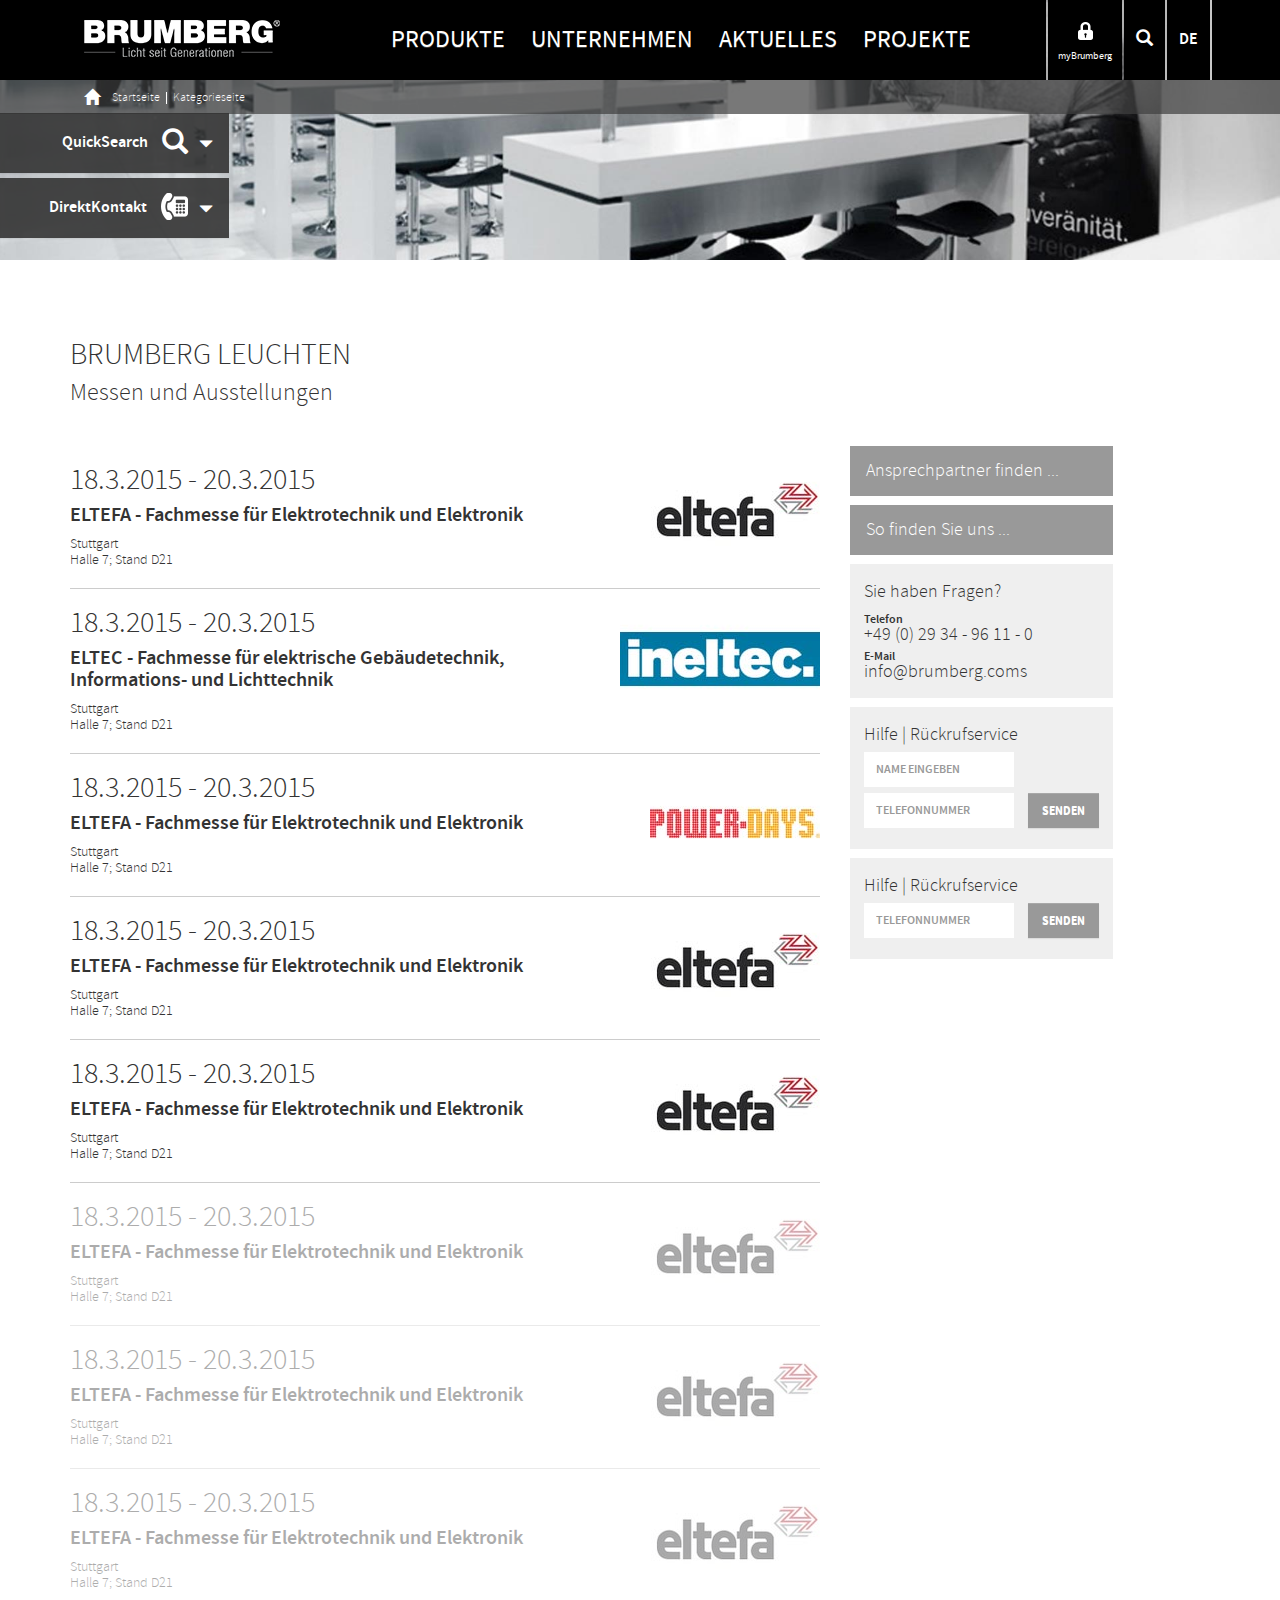
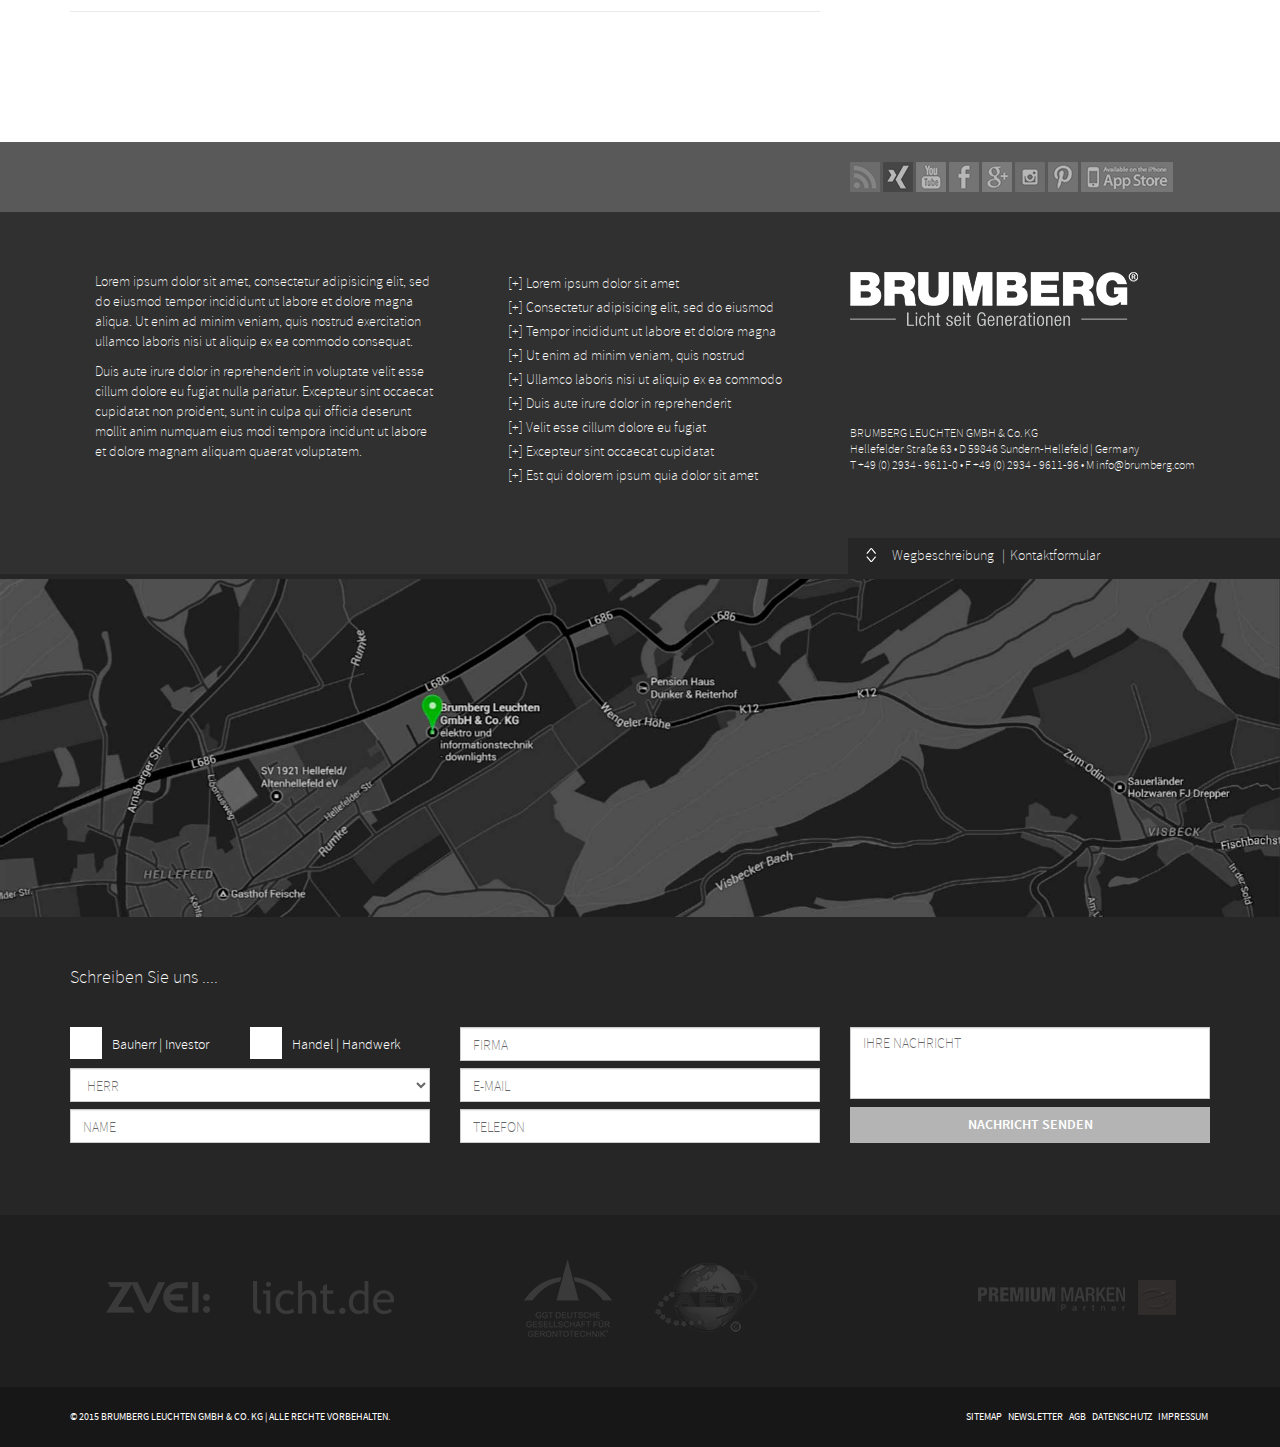
<file: Messen.html>
﻿<!doctype html>
<!--[if lt IE 7]> <html class="no-js lt-ie9 lt-ie8 lt-ie7" lang="en"> <![endif]-->
<!--[if IE 7]>    <html class="no-js lt-ie9 lt-ie8" lang="en"> <![endif]-->
<!--[if IE 8]>    <html class="no-js lt-ie9" lang="en"> <![endif]-->
<!--[if gt IE 8]><!-->
<html class="no-js" lang="en">
<!--<![endif]-->
<head>
<title>Website Name</title>
<meta charset="utf-8">
<meta name="viewport" content="width=device-width">

<!-- CSS -->
<link rel="icon" href="_ui/images/favicon.png" type="image/png">
<link rel="stylesheet" type="text/css" href="_ui/css/bootstrap-theme.css">
<link rel="stylesheet" type="text/css" href="_ui/css/bootstrap.min.css">
<link rel="stylesheet" type="text/css" href="_ui/css/styles.css">

<!-- Js -->
<script type="text/javascript" src="_ui/js/modernizr-2.5.3.min.js"></script>
</head>
<body>
<div id="container">
  <div class="header">
  <div class="headerBg">
     <div class="headerTop"></div>
     <div class="headerTop2"></div>
   </div>
    <div class="container">
    
      <div class="row">
        <div class="headerContent">
          <div class="col-lg-3 col-md-3  col-sm-3">
            <div class="logo"><a href="index.html"><img src="_ui/images/logo.png" alt="logo"></a></div>
          </div>
          <div class="col-lg-2 col-md-3 col-sm-3 col-xs-7 pull-right">
            <div class="headerRight">
              <ul class="nav nav-pills">
                <li role="presentation" class="active"><a class="lock lock1" href="#"><img width="15" height="18" alt="lock" src="_ui/images/lock.png"> <strong>myBrumberg</strong> </a>
                  <div class="partnerForm">
                    <form>
                      <label for="exampleInputEmail1">Anmelden</label>
                      <div class="form-group">
                        <input type="email" class="form-control" id="exampleInputEmail1" placeholder="Benutzername">
                      </div>
                      <div class="form-group">
                        <input type="password" class="form-control" id="exampleInputPassword1" placeholder="Passwort">
                      </div>
                      <button type="submit" class="btn">Anmelden</button>
                      <div class="regField">
                        <div class="form-group">
                          <label>Neu bei Brumberg?</label>
                          <button type="submit" class="btn">Registrieren</button>
                        </div>
                      </div>
                    </form>
                  </div>
                </li>
                <li role="presentation"><a class="search" href="#"><em class="glyphicon glyphicon-search"></em></a>
                  <div class="searchBar">
                    <form class="form-inline">
                      <div class="form-group">
                        <input type="text" placeholder="Suche" id="inputEmail3" class="form-control">
                        <button class="btn" type="submit"><em class="glyphicon glyphicon-search"></em></button>
                      </div>
                    </form>
                  </div>
                </li>
                <li role="presentation"><a href="#" class="btn-default dropdown-toggle language" id="language" data-toggle="dropdown" aria-expanded="true">DE</a>
                  <ul class="dropdown-menu" role="menu" aria-labelledby="language">
                    <li role="presentation"><a role="menuitem" tabindex="-1" href="#">DE - DEUTSCH</a></li>
                    <li role="presentation"><a role="menuitem" tabindex="-1" href="#">EN - ENGLISH</a></li>
                    <li role="presentation"><a role="menuitem" tabindex="-1" href="#">FR - FRENCH</a></li>
                  </ul>
                </li>
              </ul>
            </div>
          </div>
         
          <div class="col-lg-7 col-md-6 col-sm-6 col-xs-12">
            <nav class="navbar navbar-default"> 
              <!-- Brand and toggle get grouped for better mobile display -->
              <div class="navbar-header">
                <button type="button" class="navbar-toggle collapsed" data-toggle="collapse" data-target="#bs-example-navbar-collapse-1"> <span class="sr-only">Toggle navigation</span> <span class="icon-bar"></span> <span class="icon-bar"></span> <span class="icon-bar"></span> </button>
              </div>
              
              <!-- Collect the nav links, forms, and other content for toggling -->
              <div class="collapse navbar-collapse" id="bs-example-navbar-collapse-1">
                <ul class="nav navbar-nav">
                  <li class="active dropdown"><a href="#" class="dropdown-toggle" data-toggle="dropdown" role="button" aria-expanded="false">Produkte<span class="subArrow"></span></a>
                    <div class="subMenu dropdown-menu">
                      <div class="container">
                        <div class="submenuWrap">
                          <div class="menuItem"> <a href="#">
                            <figure><img src="_ui/images/submenu_img1.jpg" alt="menu image"></figure>
                            <span class="pink">Einbauleuchten</span>
                            </a> </div>
                          <div class="menuItem"> <a href="#">
                            <figure><img src="_ui/images/submenu_img1.jpg" alt="menu image"></figure>
                            <span class="red">RGB Leuchten</span>
                            </a> </div>
                          <div class="menuItem"> <a href="#">
                            <figure><img src="_ui/images/submenu_img1.jpg" alt="menu image"></figure>
                            <span class="darkblue">Lautsprecher</span>
                            </a> </div>
                          <div class="menuItem"> <a href="#">
                            <figure><img src="_ui/images/submenu_img1.jpg" alt="menu image"></figure>
                            <span class="lightpink">Shoplight</span>
                            </a> </div>
                          <div class="menuItem"> <a href="#">
                            <figure><img src="_ui/images/submenu_img1.jpg" alt="menu image"></figure>
                            <span class="violet">Anbauleuchten</span>
                            </a> </div>
                          <div class="menuItem"> <a href="#">
                            <figure><img src="_ui/images/submenu_img1.jpg" alt="menu image"></figure>
                            <span class="green">vitaLED</span>
                            </a> </div>
                          <div class="menuItem"> <a href="#">
                            <figure><img src="_ui/images/submenu_img1.jpg" alt="menu image"></figure>
                            <span class="orange">Fasertechnik</span>
                            </a> </div>
                          <div class="menuItem"> <a href="#">
                            <figure><img src="_ui/images/submenu_img1.jpg" alt="menu image"></figure>
                            <span class="darkblueLite">Außenleuchten</span>
                            </a> </div>
                          <div class="menuItem"> <a href="#">
                            <figure><img src="_ui/images/submenu_img1.jpg" alt="menu image"></figure>
                            <span class="blue">LED-Einsätze</span>
                            </a> </div>
                          <div class="menuItem"> <a href="#">
                            <figure><img src="_ui/images/submenu_img1.jpg" alt="menu image"></figure>
                            <span class="yellow">Qualyfley/Bilton</span>
                            </a> </div>
                          <div class="menuItem"> <a href="#">
                            <figure><img src="_ui/images/submenu_img1.jpg" alt="menu image"></figure>
                            <span class="ash">Gips Leuchten</span>
                            </a> </div>
                          <div class="menuItem"> <a href="#">
                            <figure><img src="_ui/images/submenu_img1.jpg" alt="menu image"></figure>
                            <span class="orangeLite">Zubehör</span>
                            </a> </div>
                        </div>
                      </div>
                    </div>
                  </li>
                  <li><a href="#">Unternehmen</a></li>
                  <li><a href="#">Aktuelles</a></li>
                  <li><a href="#">Projekte</a></li>
                </ul>
              </div>
              <!-- /.navbar-collapse --> 
            </nav>
          </div>
          
        </div>
      </div>
    </div>
  </div>
  <!-- /header -->
  
  <div id="main">
  	<div class="breadcrumb">
    	<div class="container">
            <ol>
              <li><a href="#"><span class="glyphicon glyphicon-home"></span></a></li>
              <li><a href="#">Startseite</a></li>
              <li><a href="#">Kategorieseite</a></li>
             </ol>
      	</div>
    </div>
    <div class="sliderBlock sliderBlock1 sliderBlock2">
      <section class="slider">
        <div class="flexslider">
          <ul class="slides">
            <li><img src="_ui/images/inner-slider-img2.jpg" alt="slider"></li>
          </ul>
        </div>
        
      </section>
      <div class="quicksearchBlock">
        <div class="panel-group" id="accordion" role="tablist" aria-multiselectable="true">
          <div class="panel quickSearch">
            <div class="panel-heading" role="tab" id="headingOne"> <a data-toggle="collapse" data-parent="#accordion" href="#collapseOne" class="collapsed" aria-expanded="true" aria-controls="collapseOne">
              <div class="searchCont"> <strong class="arrowIcon glyphicon glyphicon-triangle-bottom"></strong> <cite class="searchIcon glyphicon glyphicon-search"></cite> <span class="cont">QuickSearch</span> </div>
              </a> </div>
            <div id="collapseOne" class="panel-collapse collapse" role="tabpanel" aria-labelledby="headingOne">
              <div class="panel-body">
                <div class="searchHoverBlock">
                  <div class="searchForm">
                    <form action="#">
                      <input type="text" placeholder="Artikelnummer / Bezeichnung" class="form-control">
                    </form>
                  </div>
                </div>
              </div>
            </div>
          </div>
          <div class="panel contactAddress">
            <div class="panel-heading" role="tab" id="headingTwo"> <a class="collapsed" data-toggle="collapse" data-parent="#accordion" href="#collapseTwo" aria-expanded="false" aria-controls="collapseTwo">
              <div class="searchCont"> <strong class="arrowIcon glyphicon glyphicon-triangle-bottom"></strong> <cite class="searchIcon"><img src="_ui/images/telephone.png" width="27" height="27" alt="telephone"></cite> <span class="cont">DirektKontakt</span> </div>
              </a> </div>
            <div id="collapseTwo" class="panel-collapse collapse" role="tabpanel" aria-labelledby="headingTwo">
              <div class="panel-body">
                <div class="contactHoverBlock">
                  <div class="contactContent"> <span class="phnNo"><strong>Zentrale</strong>+49 (0) 29 34 - 96 11 - 0</span> <span class="phnNo"><strong>E-Mail</strong><a href="mailto:info@brumberg.com">info@brumberg.com</a></span>
                    <p>[+] Ansprechpartner Innendienst<br>
                      [+] Ansprechpartner Aussendienst<br>
                      [+] Wegbeschreibung</p>
                    <form method="post">
                      <div class="form-group">
                        <label>Händlersuche</label>
                        <input type="text" class="form-control" placeholder="Händlername">
                      </div>
                      <div class="form-group">
                        <label>oder</label>
                        <input type="text" class="form-control" placeholder="PLZ/Ort">
                      </div>
                      <input type="button" value="Suche starten" class="btn btn-primary">
                    </form>
                  </div>
                </div>
              </div>
            </div>
          </div>
        </div>
      </div>
    </div>
    
    
    <div class="measure-block">
      <div class="container">
    	<div class="row">
        	<div class="col-lg-12">
                <div class="heading">
                    <h3>Brumberg Leuchten</h3>
                    <span>Messen und Ausstellungen</span>
                </div>
            </div>
        </div>
    	<div class="row">
            <div class="col-sm-8 col-md-8 col-lg-8">
                  <div class="measure-list">
                      <ul>
                          <li>
                              <div class="row">
                                  <div class="col-md-8 col-lg-8">
                                      <h4>18.3.2015 - 20.3.2015</h4>
                                      <strong><a href="#">ELTEFA - Fachmesse für Elektrotechnik und Elektronik</a></strong>
                                      <em>Stuttgart <br> Halle 7; Stand D21 </em>
                                  </div>
                                  <div class="col-sm-6 col-md-4 col-lg-4">
                                      <figure><img src="_ui/images/logo-1.jpg" alt="logo"></figure>
                                  </div>
                              </div>
                          </li>
                          <li>
                              <div class="row">
                                  <div class="col-md-8 col-lg-8">
                                      <h4>18.3.2015 - 20.3.2015</h4>
                                      <strong><a href="#">ELTEC - Fachmesse für elektrische Gebäudetechnik, Informations- und Lichttechnik</a> </strong>
                                      <em>Stuttgart <br> Halle 7; Stand D21 </em>
                                  </div>
                                  <div class="col-sm-6 col-md-4 col-lg-4">
                                      <figure><img src="_ui/images/logo-2.jpg" alt="logo"></figure>
                                  </div>
                              </div>
                          </li>
                          <li>
                              <div class="row">
                                  <div class="col-md-8 col-lg-8">
                                      <h4>18.3.2015 - 20.3.2015</h4>
                                      <strong><a href="#">ELTEFA - Fachmesse für Elektrotechnik und Elektronik</a></strong>
                                      <em>Stuttgart <br> Halle 7; Stand D21 </em>
                                  </div>
                                  <div class="col-sm-6 col-md-4 col-lg-4">
                                      <figure><img src="_ui/images/logo-3.jpg" alt="logo"></figure>
                                  </div>
                              </div>
                          </li>
                          <li>
                              <div class="row">
                                  <div class="col-md-8 col-lg-8">
                                      <h4>18.3.2015 - 20.3.2015</h4>
                                      <strong><a href="#">ELTEFA - Fachmesse für Elektrotechnik und Elektronik</a></strong>
                                      <em>Stuttgart <br> Halle 7; Stand D21 </em>
                                  </div>
                                  <div class="col-sm-6 col-md-4 col-lg-4">
                                      <figure><img src="_ui/images/logo-1.jpg" alt="logo"></figure>
                                  </div>
                              </div>
                          </li>
                          <li>
                              <div class="row">
                                  <div class="col-md-8 col-lg-8">
                                      <h4>18.3.2015 - 20.3.2015</h4>
                                      <strong><a href="#">ELTEFA - Fachmesse für Elektrotechnik und Elektronik</a></strong>
                                      <em>Stuttgart <br> Halle 7; Stand D21 </em>
                                  </div>
                                  <div class="col-sm-6 col-md-4 col-lg-4">
                                      <figure><img src="_ui/images/logo-1.jpg" alt="logo"></figure>
                                  </div>
                              </div>
                          </li>
                          <li class="deactivated">
                              <div class="row">
                                  <div class="col-md-8 col-lg-8">
                                      <h4>18.3.2015 - 20.3.2015</h4>
                                      <strong>ELTEFA - Fachmesse für Elektrotechnik und Elektronik</strong>
                                      <em>Stuttgart <br> Halle 7; Stand D21 </em>
                                  </div>
                                  <div class="col-sm-6 col-md-4 col-lg-4">
                                      <figure><img src="_ui/images/logo-1.jpg" alt="logo"></figure>
                                  </div>
                              </div>
                          </li>
                          <li class="deactivated">
                              <div class="row">
                                  <div class="col-md-8 col-lg-8">
                                      <h4>18.3.2015 - 20.3.2015</h4>
                                      <strong>ELTEFA - Fachmesse für Elektrotechnik und Elektronik</strong>
                                      <em>Stuttgart <br> Halle 7; Stand D21 </em>
                                  </div>
                                  <div class="col-sm-6 col-md-4 col-lg-4">
                                      <figure><img src="_ui/images/logo-1.jpg" alt="logo"></figure>
                                  </div>
                              </div>
                          </li>
                          <li class="deactivated">
                              <div class="row">
                                  <div class="col-md-8 col-lg-8">
                                      <h4>18.3.2015 - 20.3.2015</h4>
                                      <strong>ELTEFA - Fachmesse für Elektrotechnik und Elektronik</strong>
                                      <em>Stuttgart <br> Halle 7; Stand D21 </em>
                                  </div>
                                  <div class="col-sm-6 col-md-4 col-lg-4">
                                      <figure><img src="_ui/images/logo-1.jpg" alt="logo"></figure>
                                  </div>
                              </div>
                          </li>
                      </ul>
                  </div>
              </div>
            <aside class="col-sm-4 col-md-3 col-lg-3">
                  <div class="productsRightBlock">
                  	  <div class="find_contact">
                      	<a href="#">Ansprechpartner finden ...</a>
                      </div>
                      <div class="find_contact find_us">
                      	<a href="#">So finden Sie uns ...</a>
                      </div>
                      <div class="phoneBlock phoneBlock1">
                          <h4>Sie haben Fragen?</h4>
                          <span><strong>Telefon</strong>+49 (0) 29 34 - 96 11 - 0</span>
                          <span><strong>E-Mail</strong><a href="mailto:info@brumberg.com">info@brumberg.com</a>s</span>
                      </div>
                      <div class="formBlock">
                          <h4>Hilfe | Rückrufservice</h4>
                          <form method="post" class="form-inline">
                            <div class="form-group">
                              <input type="text" class="form-control"  placeholder="Name eingeben">
                            </div>
                            <div class="form-group">
                              <input type="text" class="form-control"  placeholder="Telefonnummer">
                            </div>
                            <button type="submit" class="btn btn-default sendBtn">Senden</button>
                           </form>
                      </div>
                      <div class="formBlock">
                          <h4>Hilfe | Rückrufservice</h4>
                          <form method="post" class="form-inline">
                            <div class="form-group">
                              <input type="text" class="form-control"  placeholder="Telefonnummer">
                            </div>
                            <button type="submit" class="btn btn-default sendBtn">Senden</button>
                           </form>
                      </div>
                  </div>
              </aside>
        </div>
    </div>
    
    
  </div>
  <!-- /main -->
  
  
  <footer>
    <div class="container">
      <div class="row">
        <aside class="col-lg-8 col-md-8 col-sm-12"> 
          <!--TAB BLOCK-->
          <div class="tabBlock">
            <ul class="nav nav-tabs" role="tablist" id="myTab">
             <!-- <li role="presentation" class="active"><a href="#tab1" role="tab" data-toggle="tab">Handel und Handwerker</a></li>
              <li role="presentation"><a href="#tab2" role="tab" data-toggle="tab">Bauherren und Investoren</a></li>-->
            </ul>
            <div class="tab-content">
              <div role="tabpanel" class="tab-pane fade active in" id="tab1">
                <div class="row">
                  <aside class="col-lg-6 col-md-6 col-sm-6">
                    <p>Lorem ipsum dolor sit amet, consectetur adipisicing elit, sed do eiusmod tempor incididunt ut labore et dolore magna aliqua. Ut enim ad minim veniam, quis nostrud exercitation ullamco laboris nisi ut aliquip ex ea commodo consequat.</p>
                    <p>Duis aute irure dolor in reprehenderit in voluptate velit esse cillum dolore eu fugiat nulla pariatur. Excepteur sint occaecat cupidatat non proident, sunt in culpa qui officia deserunt mollit anim numquam eius modi tempora incidunt ut labore et dolore magnam aliquam quaerat voluptatem.</p>
                  </aside>
                  <aside class="col-lg-6 col-md-6 col-sm-6">
                    <ul>
                      <li><a href="#">[+] Lorem ipsum dolor sit amet</a></li>
                      <li><a href="#">[+] Consectetur adipisicing elit, sed do eiusmod</a></li>
                      <li><a href="#">[+] Tempor incididunt ut labore et dolore magna</a></li>
                      <li><a href="#">[+] Ut enim ad minim veniam, quis nostrud</a></li>
                      <li><a href="#">[+] Ullamco laboris nisi ut aliquip ex ea commodo</a></li>
                      <li><a href="#">[+] Duis aute irure dolor in reprehenderit </a></li>
                      <li><a href="#">[+] Velit esse cillum dolore eu fugiat</a></li>
                      <li><a href="#">[+] Excepteur sint occaecat cupidatat</a></li>
                      <li><a href="#">[+] Est qui dolorem ipsum quia dolor sit amet</a></li>
                    </ul>
                  </aside>
                </div>
              </div>
              <div role="tabpanel" class="tab-pane fade" id="tab2">
                <div class="row">
                  <aside class="col-lg-6 col-md-6 col-sm-6">
                    <p>Lorem ipsum dolor sit amet, consectetur adipisicing elit, sed do eiusmod tempor incididunt ut labore et dolore magna aliqua. Ut enim ad minim veniam, quis nostrud exercitation ullamco laboris nisi ut aliquip ex ea commodo consequat.</p>
                    <p>Duis aute irure dolor in reprehenderit in voluptate velit esse cillum dolore eu fugiat nulla pariatur. Excepteur sint occaecat cupidatat non proident, sunt in culpa qui officia deserunt mollit anim numquam eius modi tempora incidunt ut labore et dolore magnam aliquam quaerat voluptatem.</p>
                  </aside>
                  <aside class="col-lg-6 col-md-6 col-sm-6">
                    <ul>
                      <li><a href="#">[+] Lorem ipsum dolor sit amet</a></li>
                      <li><a href="#">[+] Consectetur adipisicing elit, sed do eiusmod</a></li>
                      <li><a href="#">[+] Tempor incididunt ut labore et dolore magna</a></li>
                      <li><a href="#">[+] Ut enim ad minim veniam, quis nostrud</a></li>
                      <li><a href="#">[+] Ullamco laboris nisi ut aliquip ex ea commodo</a></li>
                      <li><a href="#">[+] Duis aute irure dolor in reprehenderit </a></li>
                      <li><a href="#">[+] Velit esse cillum dolore eu fugiat</a></li>
                      <li><a href="#">[+] Excepteur sint occaecat cupidatat</a></li>
                      <li><a href="#">[+] Est qui dolorem ipsum quia dolor sit amet</a></li>
                    </ul>
                  </aside>
                </div>
              </div>
            </div>
          </div>
        </aside>
        <aside class="col-lg-4 col-md-4 col-sm-12">
          <div class="socialShare">
            <ul>
              <li><a href="#" class="rss">&nbsp;</a></li>
              <li><a href="#" class="xing">&nbsp;</a></li>
              <li><a href="#" class="youtube">&nbsp;</a></li>
              <li><a href="#" class="facebook">&nbsp;</a></li>
              <li><a href="#" class="gplus">&nbsp;</a></li>
              <li><a href="#" class="photobucket">&nbsp;</a></li>
              <li><a href="#" class="pintrest">&nbsp;</a></li>
              <li><a href="#" class="appStore">&nbsp;</a></li>
            </ul>
          </div>
          <div class="footerLogo"> <a href="index.html"><img src="_ui/images/footer_logo.png" alt="logo"></a> </div>
          <div class="addressBlock">
            <p class="address">BRUMBERG LEUCHTEN GMBH &amp; Co. KG<br>
              Hellefelder Straße 63 • D 59846 Sundern-Hellefeld | Germany<br>
              T +49 (0) 2934 - 9611-0 • F +49 (0) 2934 - 9611-96 • M <a href="mailto:info@brumberg.com">info@brumberg.com</a></p>
          </div>
        </aside>
      </div>
    </div>
    <!--MAP-->
    <div class="contact">
      <div class="container">
        <div class="mapLocation pull-right">
          <button type="button" data-toggle="collapse" data-target="#contact" aria-expanded="false"> &nbsp; </button>
          <a href="#">Wegbeschreibung</a> <a href="#">Kontaktformular</a> </div>
      </div>
      <div class="collapseWrap">
        <div class="collapse in" id="contact">
          <div class="mapWrap"> <img src="_ui/images/map.jpg" alt="map"> </div>
          <div class="contactForm contactForm1">
            <div class="container">
              <h4>Schreiben Sie uns ....</h4>
              <form action="#">
                <div class="row">
                <div class="col-sm-4 col-md-4 col-lg-4">
                    <fieldset>
                      <div class="form-group">
                          <div class="has-js has-js1">
                            <div class="checkboxes">
                                <label class="label_check" for="checkbox-02">
                                <small>Bauherr | Investor</small>
                                <input id="checkbox-02" type="checkbox"  value="1" name="sample-checkbox-02">
                                </label>
                            </div>
                           </div>
                          <div class="has-js has-js1">
                          <div class="checkboxes">
                              <label class="label_check" for="checkbox-03">
                              <small>Handel | Handwerk</small>
                              <input id="checkbox-03" type="checkbox"  value="1" name="sample-checkbox-03">
                              </label>
                          </div>
                         </div>
                     </div>
                      <div class="form-group">
                          <select class="form-control">
                              <option>Herr</option>
                              <option>option1</option>
                              <option>option1</option>
                              <option>option1</option>
                          </select>
                      </div>
                      <div class="form-group">
                        <input type="text" class="form-control" id="name" placeholder="name">
                      </div>
                    </fieldset>
                  </div>
                  <div class="col-sm-4 col-md-4 col-lg-4">
                    <fieldset>
                      <div class="form-group">
                        <input type="text" class="form-control" id="firma" placeholder="firma">
                      </div>
                      <div class="form-group">
                        <input type="email" class="form-control" id="email" placeholder="e-mail">
                      </div>
                      <div class="form-group">
                        <input type="text" class="form-control" id="telefon" placeholder="telefon">
                      </div>
                    </fieldset>
                  </div>
                  <div class="col-lg-4 col-md-4 col-sm-4">
                    <fieldset>
                      <textarea class="form-control" placeholder="Ihre Nachricht" rows="3"></textarea>
                      <input type="submit" class="btn pull-right" value="Nachricht Senden">
                    </fieldset>
                  </div>
                </div>
              </form>
            </div>
          </div>
        </div>
      </div>
    </div>
    <div class="footerLogos">
      <div class="container">
        <div class="row">
          <div class="col-lg-4 col-md-4 col-sm-4"> <span><img src="_ui/images/footer_logo1.png" alt="footer logo"></span> <span><img src="_ui/images/footer_logo2.png" alt="footer logo"></span> </div>
          <div class="col-lg-4 col-md-4 col-sm-4"> <span><img src="_ui/images/footer_logo3.png" alt="footer logo"></span> <span><img src="_ui/images/footer_logo4.png" alt="footer logo"></span> </div>
          <div class="col-lg-4 col-md-4 col-sm-4"><span class="premimum"><img src="_ui/images/footer_logo5.png" alt="footer logo"></span> </div>
        </div>
      </div>
    </div>
    <div class="footerBottom">
      <div class="container">
        <div class="row">
          <aside class="col-lg-6 col-md-6 col-sm-6">
            <p><span class="copyRights">&copy; 2015 Brumberg Leuchten GmbH &amp; Co. KG | Alle Rechte vorbehalten.</span></p>
          </aside>
          <aside class="col-lg-6 col-md-6 col-sm-6">
            <ul>
              <li><a href="#">Sitemap</a></li>
              <li><a href="#">Newsletter</a></li>
              <li><a href="#">AGB</a></li>
              <li><a href="#">Datenschutz</a></li>
              <li><a href="#">Impressum</a></li>
            </ul>
          </aside>
        </div>
      </div>
    </div>
  </footer>
  <!-- /footer --> 
</div>
<!-- /container --> 

</div>
<!--JS--> 
<script type="text/javascript" src="_ui/js/jquery-1.11.1.min.js"></script>
<script type="text/javascript" src="_ui/js/bootstrap.min.js"></script> 
<script type="text/javascript" src="_ui/js/jquery.flexslider.js"></script>
<script type="text/javascript" src="_ui/js/main.js"></script> 
<script>  
	var $flexslider = $('.flexslider');
	    $flexslider.flexslider({
	    animation: "slide",
	    manualControls: ".flex-control-nav li",
	    useCSS: false ,/* Chrome fix*/
	    pauseOnAction: false,
	    slideshowSpeed: 5000,
	});
</script> 
<script>
    $(function () {
      $('#myTab a:first').tab('show')
    })
</script>
</body>
</html>
</file>
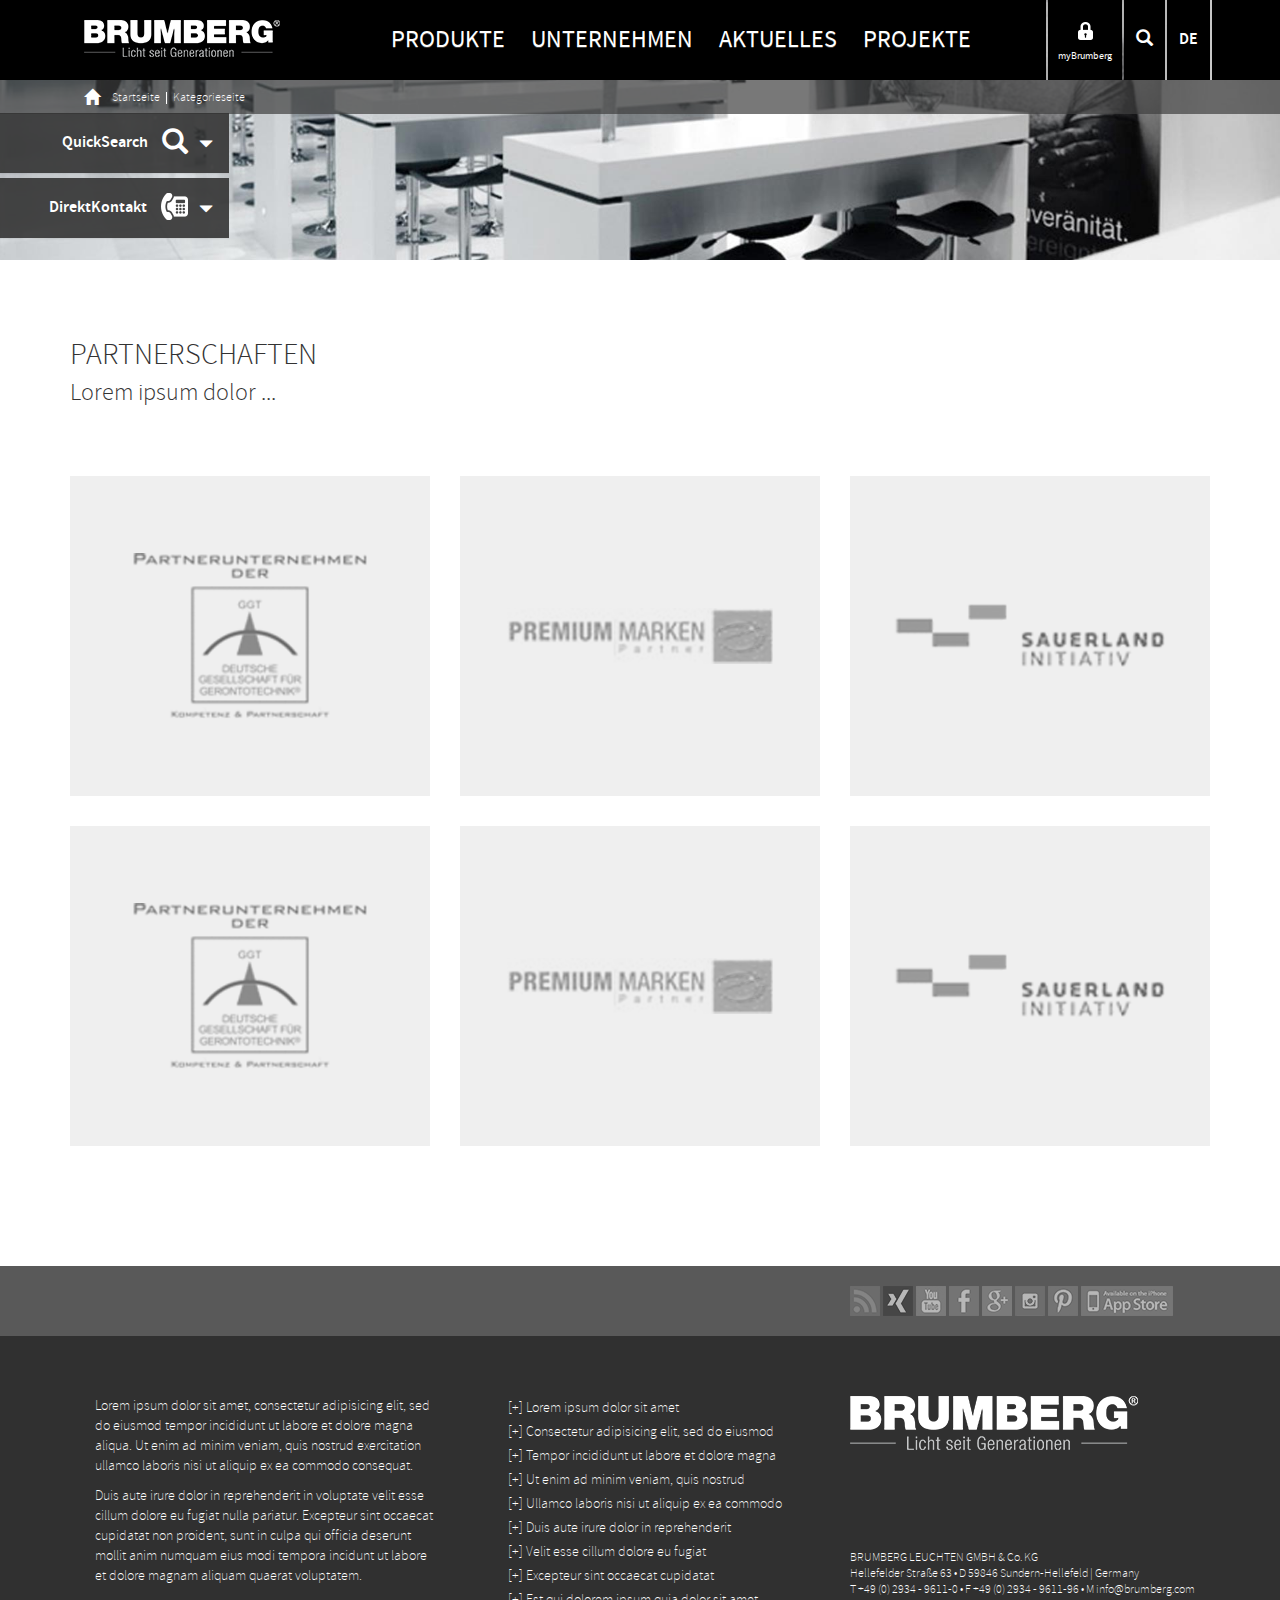
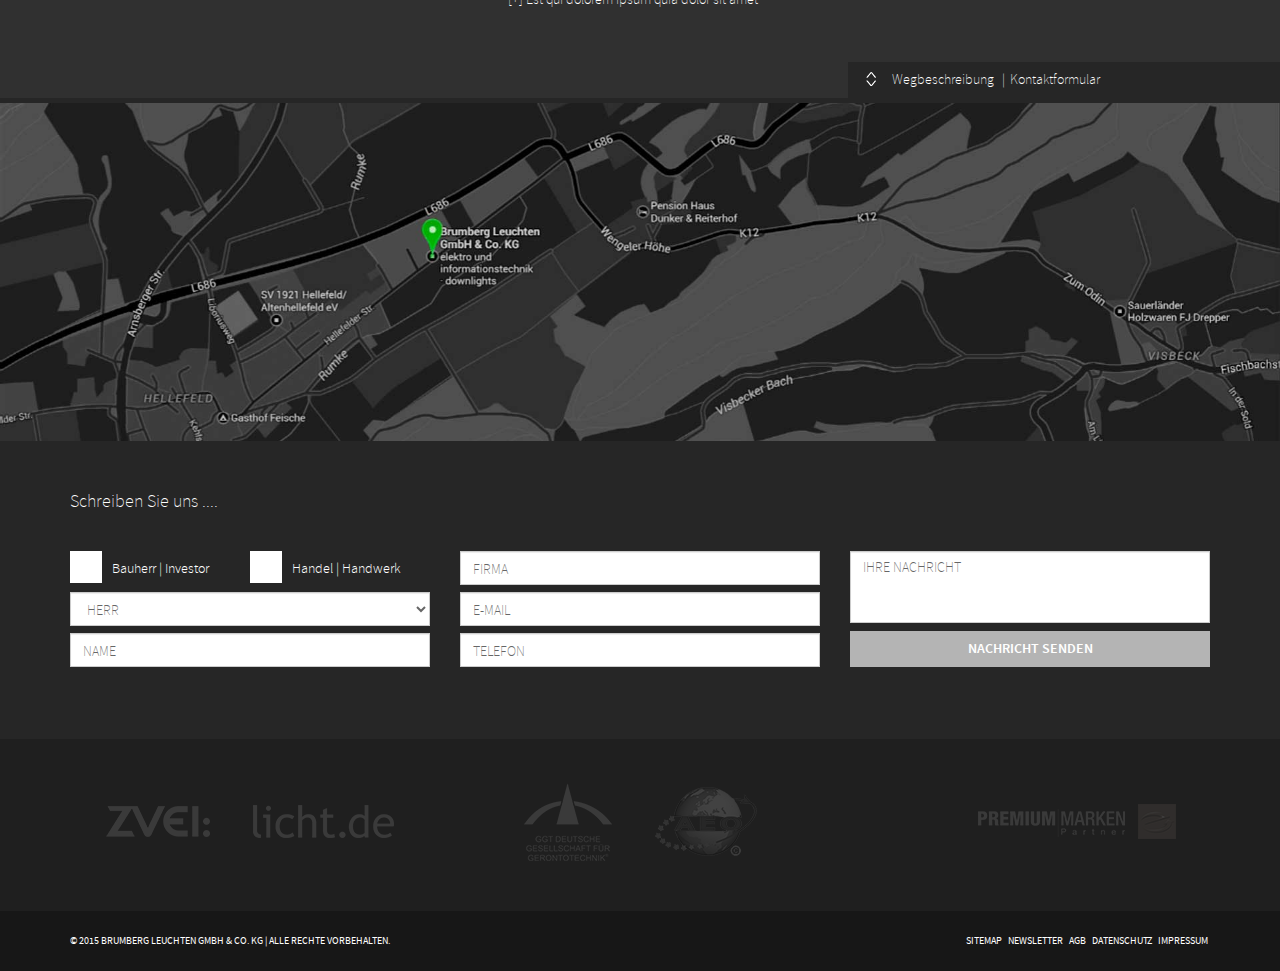
<file: Partnerschaften.html>
﻿<!doctype html>
<!--[if lt IE 7]> <html class="no-js lt-ie9 lt-ie8 lt-ie7" lang="en"> <![endif]-->
<!--[if IE 7]>    <html class="no-js lt-ie9 lt-ie8" lang="en"> <![endif]-->
<!--[if IE 8]>    <html class="no-js lt-ie9" lang="en"> <![endif]-->
<!--[if gt IE 8]><!-->
<html class="no-js" lang="en">
<!--<![endif]-->
<head>
<title>Website Name</title>
<meta charset="utf-8">
<meta name="viewport" content="width=device-width">

<!-- CSS -->
<link rel="icon" href="_ui/images/favicon.png" type="image/png">
<link rel="stylesheet" type="text/css" href="_ui/css/bootstrap-theme.css">
<link rel="stylesheet" type="text/css" href="_ui/css/bootstrap.min.css">
<link rel="stylesheet" type="text/css" href="_ui/css/styles.css">

<!-- Js -->
<script type="text/javascript" src="_ui/js/modernizr-2.5.3.min.js"></script>
</head>
<body>
<div id="container">
  <div class="header">
  <div class="headerBg">
     <div class="headerTop"></div>
     <div class="headerTop2"></div>
   </div>
    <div class="container">
    
      <div class="row">
        <div class="headerContent">
          <div class="col-lg-3 col-md-3  col-sm-3">
            <div class="logo"><a href="index.html"><img src="_ui/images/logo.png" alt="logo"></a></div>
          </div>
          <div class="col-lg-2 col-md-3 col-sm-3 col-xs-7 pull-right">
            <div class="headerRight">
              <ul class="nav nav-pills">
                <li role="presentation" class="active"><a class="lock lock1" href="#"><img width="15" height="18" alt="lock" src="_ui/images/lock.png"> <strong>myBrumberg</strong> </a>
                  <div class="partnerForm">
                    <form>
                      <label for="exampleInputEmail1">Anmelden</label>
                      <div class="form-group">
                        <input type="email" class="form-control" id="exampleInputEmail1" placeholder="Benutzername">
                      </div>
                      <div class="form-group">
                        <input type="password" class="form-control" id="exampleInputPassword1" placeholder="Passwort">
                      </div>
                      <button type="submit" class="btn">Anmelden</button>
                      <div class="regField">
                        <div class="form-group">
                          <label>Neu bei Brumberg?</label>
                          <button type="submit" class="btn">Registrieren</button>
                        </div>
                      </div>
                    </form>
                  </div>
                </li>
                <li role="presentation"><a class="search" href="#"><em class="glyphicon glyphicon-search"></em></a>
                  <div class="searchBar">
                    <form class="form-inline">
                      <div class="form-group">
                        <input type="text" placeholder="Suche" id="inputEmail3" class="form-control">
                        <button class="btn" type="submit"><em class="glyphicon glyphicon-search"></em></button>
                      </div>
                    </form>
                  </div>
                </li>
                <li role="presentation"><a href="#" class="btn-default dropdown-toggle language" id="language" data-toggle="dropdown" aria-expanded="true">DE</a>
                  <ul class="dropdown-menu" role="menu" aria-labelledby="language">
                    <li role="presentation"><a role="menuitem" tabindex="-1" href="#">DE - DEUTSCH</a></li>
                    <li role="presentation"><a role="menuitem" tabindex="-1" href="#">EN - ENGLISH</a></li>
                    <li role="presentation"><a role="menuitem" tabindex="-1" href="#">FR - FRENCH</a></li>
                  </ul>
                </li>
              </ul>
            </div>
          </div>
         
          <div class="col-lg-7 col-md-6 col-sm-6 col-xs-12">
            <nav class="navbar navbar-default"> 
              <!-- Brand and toggle get grouped for better mobile display -->
              <div class="navbar-header">
                <button type="button" class="navbar-toggle collapsed" data-toggle="collapse" data-target="#bs-example-navbar-collapse-1"> <span class="sr-only">Toggle navigation</span> <span class="icon-bar"></span> <span class="icon-bar"></span> <span class="icon-bar"></span> </button>
              </div>
              
              <!-- Collect the nav links, forms, and other content for toggling -->
              <div class="collapse navbar-collapse" id="bs-example-navbar-collapse-1">
                <ul class="nav navbar-nav">
                  <li class="active dropdown"><a href="#" class="dropdown-toggle" data-toggle="dropdown" role="button" aria-expanded="false">Produkte<span class="subArrow"></span></a>
                    <div class="subMenu dropdown-menu">
                      <div class="container">
                        <div class="submenuWrap">
                          <div class="menuItem"> <a href="#">
                            <figure><img src="_ui/images/submenu_img1.jpg" alt="menu image"></figure>
                            <span class="pink">Einbauleuchten</span>
                            </a> </div>
                          <div class="menuItem"> <a href="#">
                            <figure><img src="_ui/images/submenu_img1.jpg" alt="menu image"></figure>
                            <span class="red">RGB Leuchten</span>
                            </a> </div>
                          <div class="menuItem"> <a href="#">
                            <figure><img src="_ui/images/submenu_img1.jpg" alt="menu image"></figure>
                            <span class="darkblue">Lautsprecher</span>
                            </a> </div>
                          <div class="menuItem"> <a href="#">
                            <figure><img src="_ui/images/submenu_img1.jpg" alt="menu image"></figure>
                            <span class="lightpink">Shoplight</span>
                            </a> </div>
                          <div class="menuItem"> <a href="#">
                            <figure><img src="_ui/images/submenu_img1.jpg" alt="menu image"></figure>
                            <span class="violet">Anbauleuchten</span>
                            </a> </div>
                          <div class="menuItem"> <a href="#">
                            <figure><img src="_ui/images/submenu_img1.jpg" alt="menu image"></figure>
                            <span class="green">vitaLED</span>
                            </a> </div>
                          <div class="menuItem"> <a href="#">
                            <figure><img src="_ui/images/submenu_img1.jpg" alt="menu image"></figure>
                            <span class="orange">Fasertechnik</span>
                            </a> </div>
                          <div class="menuItem"> <a href="#">
                            <figure><img src="_ui/images/submenu_img1.jpg" alt="menu image"></figure>
                            <span class="darkblueLite">Außenleuchten</span>
                            </a> </div>
                          <div class="menuItem"> <a href="#">
                            <figure><img src="_ui/images/submenu_img1.jpg" alt="menu image"></figure>
                            <span class="blue">LED-Einsätze</span>
                            </a> </div>
                          <div class="menuItem"> <a href="#">
                            <figure><img src="_ui/images/submenu_img1.jpg" alt="menu image"></figure>
                            <span class="yellow">Qualyfley/Bilton</span>
                            </a> </div>
                          <div class="menuItem"> <a href="#">
                            <figure><img src="_ui/images/submenu_img1.jpg" alt="menu image"></figure>
                            <span class="ash">Gips Leuchten</span>
                            </a> </div>
                          <div class="menuItem"> <a href="#">
                            <figure><img src="_ui/images/submenu_img1.jpg" alt="menu image"></figure>
                            <span class="orangeLite">Zubehör</span>
                            </a> </div>
                        </div>
                      </div>
                    </div>
                  </li>
                  <li><a href="#">Unternehmen</a></li>
                  <li><a href="#">Aktuelles</a></li>
                  <li><a href="#">Projekte</a></li>
                </ul>
              </div>
              <!-- /.navbar-collapse --> 
            </nav>
          </div>
          
        </div>
      </div>
    </div>
  </div>
  <!-- /header -->
  
  <div id="main">
  	<div class="breadcrumb">
    	<div class="container">
            <ol>
              <li><a href="#"><span class="glyphicon glyphicon-home"></span></a></li>
              <li><a href="#">Startseite</a></li>
              <li><a href="#">Kategorieseite</a></li>
             </ol>
      	</div>
    </div>
    <div class="sliderBlock sliderBlock1 sliderBlock2">
      <section class="slider">
        <div class="flexslider">
          <ul class="slides">
            <li><img src="_ui/images/inner-slider-img2.jpg" alt="slider"></li>
          </ul>
        </div>
        
      </section>
      <div class="quicksearchBlock">
        <div class="panel-group" id="accordion" role="tablist" aria-multiselectable="true">
          <div class="panel quickSearch">
            <div class="panel-heading" role="tab" id="headingOne"> <a data-toggle="collapse" data-parent="#accordion" href="#collapseOne" class="collapsed" aria-expanded="true" aria-controls="collapseOne">
              <div class="searchCont"> <strong class="arrowIcon glyphicon glyphicon-triangle-bottom"></strong> <cite class="searchIcon glyphicon glyphicon-search"></cite> <span class="cont">QuickSearch</span> </div>
              </a> </div>
            <div id="collapseOne" class="panel-collapse collapse" role="tabpanel" aria-labelledby="headingOne">
              <div class="panel-body">
                <div class="searchHoverBlock">
                  <div class="searchForm">
                    <form action="#">
                      <input type="text" placeholder="Artikelnummer / Bezeichnung" class="form-control">
                    </form>
                  </div>
                </div>
              </div>
            </div>
          </div>
          <div class="panel contactAddress">
            <div class="panel-heading" role="tab" id="headingTwo"> <a class="collapsed" data-toggle="collapse" data-parent="#accordion" href="#collapseTwo" aria-expanded="false" aria-controls="collapseTwo">
              <div class="searchCont"> <strong class="arrowIcon glyphicon glyphicon-triangle-bottom"></strong> <cite class="searchIcon"><img src="_ui/images/telephone.png" width="27" height="27" alt="telephone"></cite> <span class="cont">DirektKontakt</span> </div>
              </a> </div>
            <div id="collapseTwo" class="panel-collapse collapse" role="tabpanel" aria-labelledby="headingTwo">
              <div class="panel-body">
                <div class="contactHoverBlock">
                  <div class="contactContent"> <span class="phnNo"><strong>Zentrale</strong>+49 (0) 29 34 - 96 11 - 0</span> <span class="phnNo"><strong>E-Mail</strong><a href="mailto:info@brumberg.com">info@brumberg.com</a></span>
                    <p>[+] Ansprechpartner Innendienst<br>
                      [+] Ansprechpartner Aussendienst<br>
                      [+] Wegbeschreibung</p>
                    <form method="post">
                      <div class="form-group">
                        <label>Händlersuche</label>
                        <input type="text" class="form-control" placeholder="Händlername">
                      </div>
                      <div class="form-group">
                        <label>oder</label>
                        <input type="text" class="form-control" placeholder="PLZ/Ort">
                      </div>
                      <input type="button" value="Suche starten" class="btn btn-primary">
                    </form>
                  </div>
                </div>
              </div>
            </div>
          </div>
        </div>
      </div>
    </div>
    
    
    <div class="measure-block">
      <div class="container">
    	<div class="row">
        	<div class="col-lg-12">
                <div class="heading">
                    <h3>Partnerschaften</h3>
                    <span>Lorem ipsum dolor ...</span>
                </div>
            </div>
        </div>
    	<div class="row">
            <div class="partners-block">
                 <div class="col-lg-4">
                 	  <div class="partner-block1">
                      	  <a href="#"><figure><img src="_ui/images/partner-logo1.png" alt="img"></figure></a>
                          <div class="hover-partner">
                          		<figure><img src="_ui/images/partner-logo4.png" alt="logo"></figure>
                          		<h4>Sauerland initiativ</h4>
                          		<p>Unter dem Namen "Sauerland Initiativ" haben sich namhafte Unternehmen aus der Region zusammengeschlossen, um bundesweit und auch darüber hinaus den Wirtschaftsstandort Sauerland in der Öffentlichkeit zu stärken. Auch Brumberg, als zukunftsorientiertes Unternehmen aus dem Sauerland ist seit September 2013 diesen Jahres Partner dieser Initiative.</p>
                                <a href="#"><img src="_ui/images/tag-icon.png" alt="tag-icon"></a>
                          </div>
                      </div>
                 </div>
                 <div class="col-lg-4">
                 	  <div class="partner-block1">
                      	  <a href="#"><figure><img src="_ui/images/partner-logo2.png" alt="img"></figure></a>
                          <div class="hover-partner">
                          		<figure><img src="_ui/images/partner-logo4.png" alt="logo"></figure>
                          		<h4>Sauerland initiativ</h4>
                          		<p>Unter dem Namen "Sauerland Initiativ" haben sich namhafte Unternehmen aus der Region zusammengeschlossen, um bundesweit und auch darüber hinaus den Wirtschaftsstandort Sauerland in der Öffentlichkeit zu stärken. Auch Brumberg, als zukunftsorientiertes Unternehmen aus dem Sauerland ist seit September 2013 diesen Jahres Partner dieser Initiative.</p>
                                <a href="#"><img src="_ui/images/tag-icon.png" alt="tag-icon"></a>
                          </div>
                      </div>
                 </div>
                 <div class="col-lg-4">
                 	  <div class="partner-block1">
                      	  <a href="#"><figure><img src="_ui/images/partner-logo3.png" alt="img"></figure></a>
                          <div class="hover-partner">
                          		<figure><img src="_ui/images/partner-logo4.png" alt="logo"></figure>
                          		<h4>Sauerland initiativ</h4>
                          		<p>Unter dem Namen "Sauerland Initiativ" haben sich namhafte Unternehmen aus der Region zusammengeschlossen, um bundesweit und auch darüber hinaus den Wirtschaftsstandort Sauerland in der Öffentlichkeit zu stärken. Auch Brumberg, als zukunftsorientiertes Unternehmen aus dem Sauerland ist seit September 2013 diesen Jahres Partner dieser Initiative.</p>
                                <a href="#"><img src="_ui/images/tag-icon.png" alt="tag-icon"></a>
                          </div>
                      </div>
                 </div>
                 
                 <div class="col-lg-4">
                 	  <div class="partner-block1">
                      	  <a href="#"><figure><img src="_ui/images/partner-logo1.png" alt="img"></figure></a>
                          <div class="hover-partner">
                          		<figure><img src="_ui/images/partner-logo4.png" alt="logo"></figure>
                          		<h4>Sauerland initiativ</h4>
                          		<p>Unter dem Namen "Sauerland Initiativ" haben sich namhafte Unternehmen aus der Region zusammengeschlossen, um bundesweit und auch darüber hinaus den Wirtschaftsstandort Sauerland in der Öffentlichkeit zu stärken. Auch Brumberg, als zukunftsorientiertes Unternehmen aus dem Sauerland ist seit September 2013 diesen Jahres Partner dieser Initiative.</p>
                                <a href="#"><img src="_ui/images/tag-icon.png" alt="tag-icon"></a>
                          </div>
                      </div>
                 </div>
                 <div class="col-lg-4">
                 	  <div class="partner-block1">
                      	  <a href="#"><figure><img src="_ui/images/partner-logo2.png" alt="img"></figure></a>
                          <div class="hover-partner">
                          		<figure><img src="_ui/images/partner-logo4.png" alt="logo"></figure>
                          		<h4>Sauerland initiativ</h4>
                          		<p>Unter dem Namen "Sauerland Initiativ" haben sich namhafte Unternehmen aus der Region zusammengeschlossen, um bundesweit und auch darüber hinaus den Wirtschaftsstandort Sauerland in der Öffentlichkeit zu stärken. Auch Brumberg, als zukunftsorientiertes Unternehmen aus dem Sauerland ist seit September 2013 diesen Jahres Partner dieser Initiative.</p>
                                <a href="#"><img src="_ui/images/tag-icon.png" alt="tag-icon"></a>
                          </div>
                      </div>
                 </div>
                 <div class="col-lg-4">
                 	  <div class="partner-block1">
                      	  <a href="#"><figure><img src="_ui/images/partner-logo3.png" alt="img"></figure></a>
                          <div class="hover-partner">
                          		<figure><img src="_ui/images/partner-logo4.png" alt="logo"></figure>
                          		<h4>Sauerland initiativ</h4>
                          		<p>Unter dem Namen "Sauerland Initiativ" haben sich namhafte Unternehmen aus der Region zusammengeschlossen, um bundesweit und auch darüber hinaus den Wirtschaftsstandort Sauerland in der Öffentlichkeit zu stärken. Auch Brumberg, als zukunftsorientiertes Unternehmen aus dem Sauerland ist seit September 2013 diesen Jahres Partner dieser Initiative.</p>
                                <a href="#"><img src="_ui/images/tag-icon.png" alt="tag-icon"></a>
                          </div>
                      </div>
                 </div>
            </div>
        </div>
    </div>
    
    
  </div>
  <!-- /main -->
  
  
  <footer>
    <div class="container">
      <div class="row">
        <aside class="col-lg-8 col-md-8 col-sm-12"> 
          <!--TAB BLOCK-->
          <div class="tabBlock">
            <ul class="nav nav-tabs" role="tablist" id="myTab">
             <!-- <li role="presentation" class="active"><a href="#tab1" role="tab" data-toggle="tab">Handel und Handwerker</a></li>
              <li role="presentation"><a href="#tab2" role="tab" data-toggle="tab">Bauherren und Investoren</a></li>-->
            </ul>
            <div class="tab-content">
              <div role="tabpanel" class="tab-pane fade active in" id="tab1">
                <div class="row">
                  <aside class="col-lg-6 col-md-6 col-sm-6">
                    <p>Lorem ipsum dolor sit amet, consectetur adipisicing elit, sed do eiusmod tempor incididunt ut labore et dolore magna aliqua. Ut enim ad minim veniam, quis nostrud exercitation ullamco laboris nisi ut aliquip ex ea commodo consequat.</p>
                    <p>Duis aute irure dolor in reprehenderit in voluptate velit esse cillum dolore eu fugiat nulla pariatur. Excepteur sint occaecat cupidatat non proident, sunt in culpa qui officia deserunt mollit anim numquam eius modi tempora incidunt ut labore et dolore magnam aliquam quaerat voluptatem.</p>
                  </aside>
                  <aside class="col-lg-6 col-md-6 col-sm-6">
                    <ul>
                      <li><a href="#">[+] Lorem ipsum dolor sit amet</a></li>
                      <li><a href="#">[+] Consectetur adipisicing elit, sed do eiusmod</a></li>
                      <li><a href="#">[+] Tempor incididunt ut labore et dolore magna</a></li>
                      <li><a href="#">[+] Ut enim ad minim veniam, quis nostrud</a></li>
                      <li><a href="#">[+] Ullamco laboris nisi ut aliquip ex ea commodo</a></li>
                      <li><a href="#">[+] Duis aute irure dolor in reprehenderit </a></li>
                      <li><a href="#">[+] Velit esse cillum dolore eu fugiat</a></li>
                      <li><a href="#">[+] Excepteur sint occaecat cupidatat</a></li>
                      <li><a href="#">[+] Est qui dolorem ipsum quia dolor sit amet</a></li>
                    </ul>
                  </aside>
                </div>
              </div>
              <div role="tabpanel" class="tab-pane fade" id="tab2">
                <div class="row">
                  <aside class="col-lg-6 col-md-6 col-sm-6">
                    <p>Lorem ipsum dolor sit amet, consectetur adipisicing elit, sed do eiusmod tempor incididunt ut labore et dolore magna aliqua. Ut enim ad minim veniam, quis nostrud exercitation ullamco laboris nisi ut aliquip ex ea commodo consequat.</p>
                    <p>Duis aute irure dolor in reprehenderit in voluptate velit esse cillum dolore eu fugiat nulla pariatur. Excepteur sint occaecat cupidatat non proident, sunt in culpa qui officia deserunt mollit anim numquam eius modi tempora incidunt ut labore et dolore magnam aliquam quaerat voluptatem.</p>
                  </aside>
                  <aside class="col-lg-6 col-md-6 col-sm-6">
                    <ul>
                      <li><a href="#">[+] Lorem ipsum dolor sit amet</a></li>
                      <li><a href="#">[+] Consectetur adipisicing elit, sed do eiusmod</a></li>
                      <li><a href="#">[+] Tempor incididunt ut labore et dolore magna</a></li>
                      <li><a href="#">[+] Ut enim ad minim veniam, quis nostrud</a></li>
                      <li><a href="#">[+] Ullamco laboris nisi ut aliquip ex ea commodo</a></li>
                      <li><a href="#">[+] Duis aute irure dolor in reprehenderit </a></li>
                      <li><a href="#">[+] Velit esse cillum dolore eu fugiat</a></li>
                      <li><a href="#">[+] Excepteur sint occaecat cupidatat</a></li>
                      <li><a href="#">[+] Est qui dolorem ipsum quia dolor sit amet</a></li>
                    </ul>
                  </aside>
                </div>
              </div>
            </div>
          </div>
        </aside>
        <aside class="col-lg-4 col-md-4 col-sm-12">
          <div class="socialShare">
            <ul>
              <li><a href="#" class="rss">&nbsp;</a></li>
              <li><a href="#" class="xing">&nbsp;</a></li>
              <li><a href="#" class="youtube">&nbsp;</a></li>
              <li><a href="#" class="facebook">&nbsp;</a></li>
              <li><a href="#" class="gplus">&nbsp;</a></li>
              <li><a href="#" class="photobucket">&nbsp;</a></li>
              <li><a href="#" class="pintrest">&nbsp;</a></li>
              <li><a href="#" class="appStore">&nbsp;</a></li>
            </ul>
          </div>
          <div class="footerLogo"> <a href="index.html"><img src="_ui/images/footer_logo.png" alt="logo"></a> </div>
          <div class="addressBlock">
            <p class="address">BRUMBERG LEUCHTEN GMBH &amp; Co. KG<br>
              Hellefelder Straße 63 • D 59846 Sundern-Hellefeld | Germany<br>
              T +49 (0) 2934 - 9611-0 • F +49 (0) 2934 - 9611-96 • M <a href="mailto:info@brumberg.com">info@brumberg.com</a></p>
          </div>
        </aside>
      </div>
    </div>
    <!--MAP-->
    <div class="contact">
      <div class="container">
        <div class="mapLocation pull-right">
          <button type="button" data-toggle="collapse" data-target="#contact" aria-expanded="false"> &nbsp; </button>
          <a href="#">Wegbeschreibung</a> <a href="#">Kontaktformular</a> </div>
      </div>
      <div class="collapseWrap">
        <div class="collapse in" id="contact">
          <div class="mapWrap"> <img src="_ui/images/map.jpg" alt="map"> </div>
          <div class="contactForm contactForm1">
            <div class="container">
              <h4>Schreiben Sie uns ....</h4>
              <form action="#">
                <div class="row">
                <div class="col-sm-4 col-md-4 col-lg-4">
                    <fieldset>
                      <div class="form-group">
                          <div class="has-js has-js1">
                            <div class="checkboxes">
                                <label class="label_check" for="checkbox-02">
                                <small>Bauherr | Investor</small>
                                <input id="checkbox-02" type="checkbox"  value="1" name="sample-checkbox-02">
                                </label>
                            </div>
                           </div>
                          <div class="has-js has-js1">
                          <div class="checkboxes">
                              <label class="label_check" for="checkbox-03">
                              <small>Handel | Handwerk</small>
                              <input id="checkbox-03" type="checkbox"  value="1" name="sample-checkbox-03">
                              </label>
                          </div>
                         </div>
                     </div>
                      <div class="form-group">
                          <select class="form-control">
                              <option>Herr</option>
                              <option>option1</option>
                              <option>option1</option>
                              <option>option1</option>
                          </select>
                      </div>
                      <div class="form-group">
                        <input type="text" class="form-control" id="name" placeholder="name">
                      </div>
                    </fieldset>
                  </div>
                  <div class="col-sm-4 col-md-4 col-lg-4">
                    <fieldset>
                      <div class="form-group">
                        <input type="text" class="form-control" id="firma" placeholder="firma">
                      </div>
                      <div class="form-group">
                        <input type="email" class="form-control" id="email" placeholder="e-mail">
                      </div>
                      <div class="form-group">
                        <input type="text" class="form-control" id="telefon" placeholder="telefon">
                      </div>
                    </fieldset>
                  </div>
                  <div class="col-lg-4 col-md-4 col-sm-4">
                    <fieldset>
                      <textarea class="form-control" placeholder="Ihre Nachricht" rows="3"></textarea>
                      <input type="submit" class="btn pull-right" value="Nachricht Senden">
                    </fieldset>
                  </div>
                </div>
              </form>
            </div>
          </div>
        </div>
      </div>
    </div>
    <div class="footerLogos">
      <div class="container">
        <div class="row">
          <div class="col-lg-4 col-md-4 col-sm-4"> <span><img src="_ui/images/footer_logo1.png" alt="footer logo"></span> <span><img src="_ui/images/footer_logo2.png" alt="footer logo"></span> </div>
          <div class="col-lg-4 col-md-4 col-sm-4"> <span><img src="_ui/images/footer_logo3.png" alt="footer logo"></span> <span><img src="_ui/images/footer_logo4.png" alt="footer logo"></span> </div>
          <div class="col-lg-4 col-md-4 col-sm-4"><span class="premimum"><img src="_ui/images/footer_logo5.png" alt="footer logo"></span> </div>
        </div>
      </div>
    </div>
    <div class="footerBottom">
      <div class="container">
        <div class="row">
          <aside class="col-lg-6 col-md-6 col-sm-6">
            <p><span class="copyRights">&copy; 2015 Brumberg Leuchten GmbH &amp; Co. KG | Alle Rechte vorbehalten.</span></p>
          </aside>
          <aside class="col-lg-6 col-md-6 col-sm-6">
            <ul>
              <li><a href="#">Sitemap</a></li>
              <li><a href="#">Newsletter</a></li>
              <li><a href="#">AGB</a></li>
              <li><a href="#">Datenschutz</a></li>
              <li><a href="#">Impressum</a></li>
            </ul>
          </aside>
        </div>
      </div>
    </div>
  </footer>
  <!-- /footer --> 
</div>
<!-- /container --> 

</div>
<!--JS--> 
<script type="text/javascript" src="_ui/js/jquery-1.11.1.min.js"></script>
<script type="text/javascript" src="_ui/js/bootstrap.min.js"></script> 
<script type="text/javascript" src="_ui/js/jquery.flexslider.js"></script>
<script type="text/javascript" src="_ui/js/main.js"></script> 
<script>  
	var $flexslider = $('.flexslider');
	    $flexslider.flexslider({
	    animation: "slide",
	    manualControls: ".flex-control-nav li",
	    useCSS: false ,/* Chrome fix*/
	    pauseOnAction: false,
	    slideshowSpeed: 5000,
	});
</script> 
<script>
    $(function () {
      $('#myTab a:first').tab('show')
    })
</script>
</body>
</html>
</file>
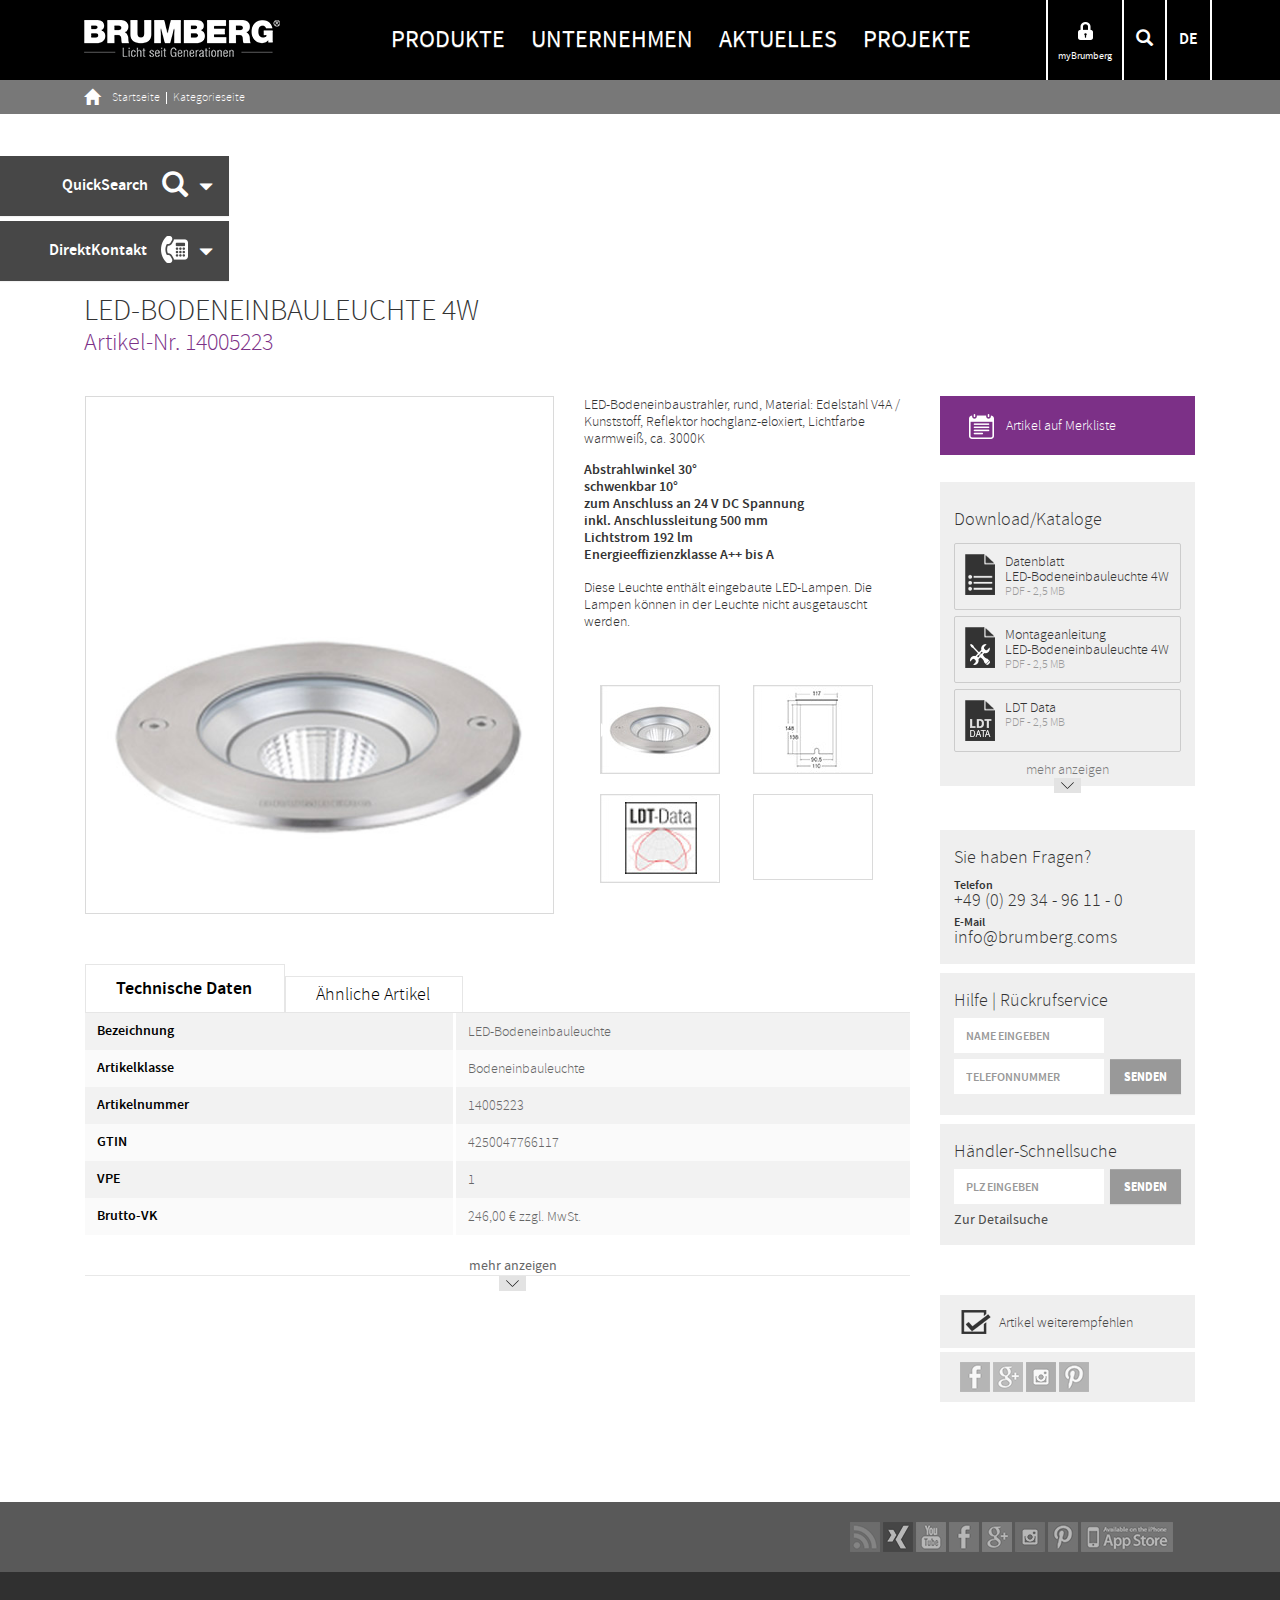
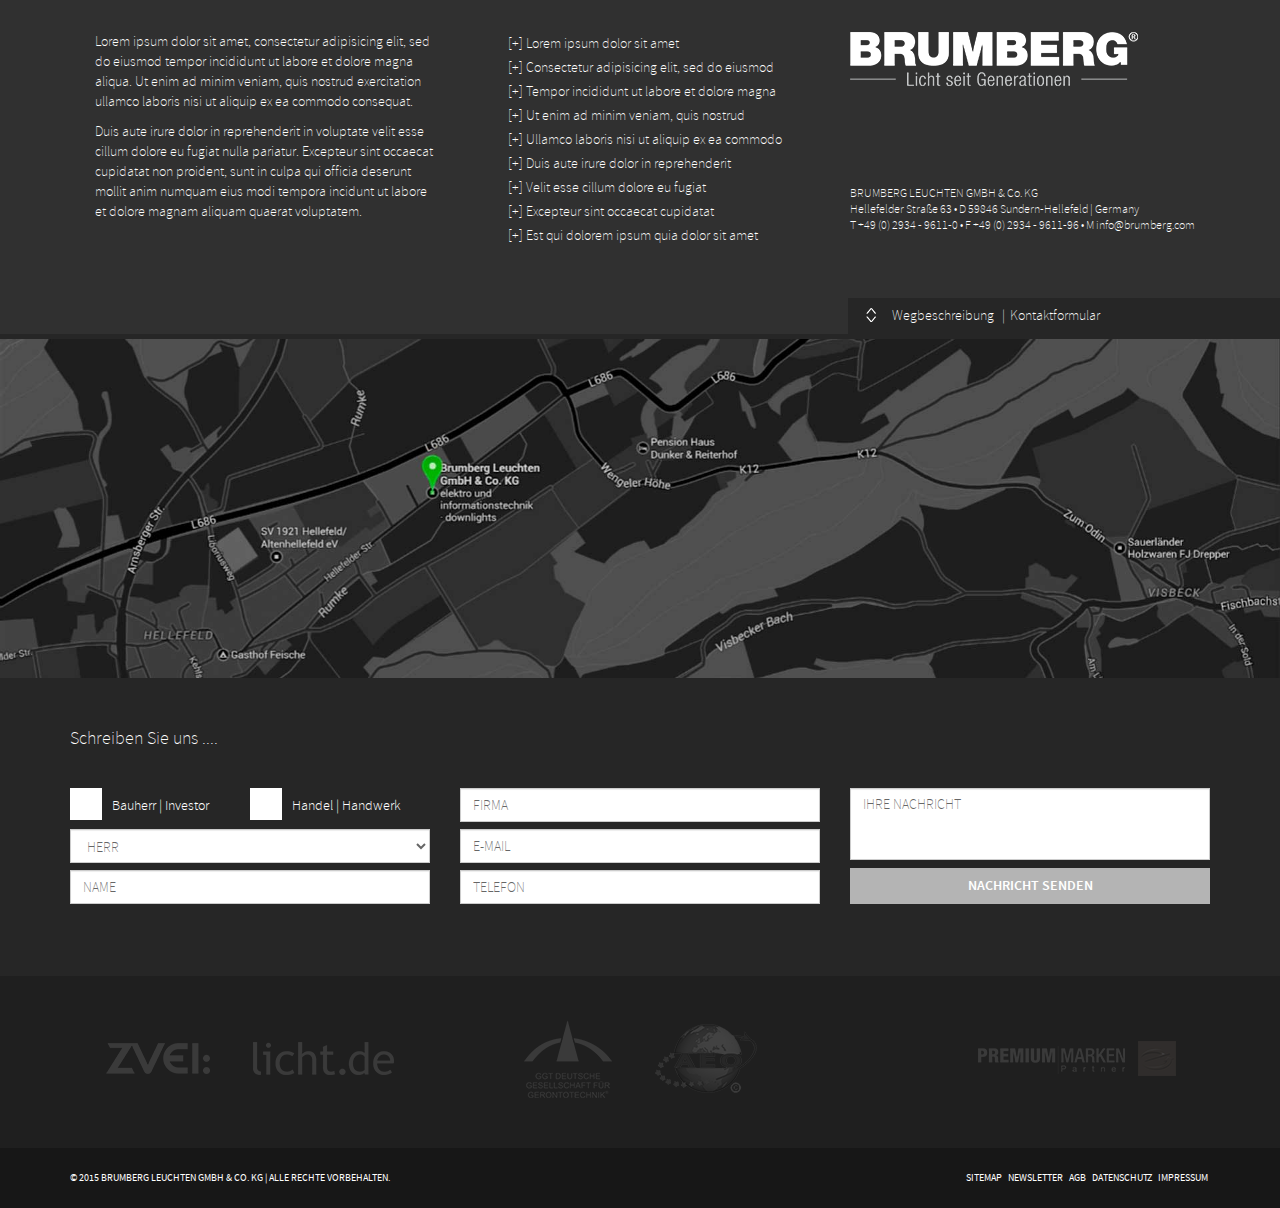
<file: Prodseite_Endkunden.html>
﻿<!doctype html>
<!--[if lt IE 7]> <html class="no-js lt-ie9 lt-ie8 lt-ie7" lang="en"> <![endif]-->
<!--[if IE 7]>    <html class="no-js lt-ie9 lt-ie8" lang="en"> <![endif]-->
<!--[if IE 8]>    <html class="no-js lt-ie9" lang="en"> <![endif]-->
<!--[if gt IE 8]><!-->
<html class="no-js" lang="en">
<!--<![endif]-->
<head>
<title>Website Name</title>
<meta charset="utf-8">
<meta name="viewport" content="width=device-width">

<!-- CSS -->
<link rel="icon" href="_ui/images/favicon.png" type="image/png">
<link rel="stylesheet" type="text/css" href="_ui/css/bootstrap-theme.css">
<link rel="stylesheet" type="text/css" href="_ui/css/bootstrap.min.css">
<link rel="stylesheet" type="text/css" href="_ui/css/styles.css">

<!-- Js -->
<script type="text/javascript" src="_ui/js/modernizr-2.5.3.min.js"></script>
</head>
<body>
<div id="container">
  <div class="header">
  <div class="headerBg">
     <div class="headerTop"></div>
     <div class="headerTop2"></div>
   </div>
    <div class="container">
    
      <div class="row">
        <div class="headerContent">
          <div class="col-lg-3 col-md-3  col-sm-3">
            <div class="logo"><a href="index.html"><img src="_ui/images/logo.png" alt="logo"></a></div>
          </div>
          <div class="col-lg-2 col-md-3 col-sm-3 col-xs-7 pull-right">
            <div class="headerRight">
              <ul class="nav nav-pills">
                <li role="presentation" class="active"><a class="lock lock1" href="#"><img width="15" height="18" alt="lock" src="_ui/images/lock.png"> <strong>myBrumberg</strong> </a>
                  <div class="partnerForm">
                    <form>
                      <label for="exampleInputEmail1">Anmelden</label>
                      <div class="form-group">
                        <input type="email" class="form-control" id="exampleInputEmail1" placeholder="Benutzername">
                      </div>
                      <div class="form-group">
                        <input type="password" class="form-control" id="exampleInputPassword1" placeholder="Passwort">
                      </div>
                      <button type="submit" class="btn">Anmelden</button>
                      <div class="regField">
                        <div class="form-group">
                          <label>Neu bei Brumberg?</label>
                          <button type="submit" class="btn">Registrieren</button>
                        </div>
                      </div>
                    </form>
                  </div>
                </li>
                <li role="presentation"><a class="search" href="#"><em class="glyphicon glyphicon-search"></em></a>
                  <div class="searchBar">
                    <form class="form-inline">
                      <div class="form-group">
                        <input type="text" placeholder="Suche" id="inputEmail3" class="form-control">
                        <button class="btn" type="submit"><em class="glyphicon glyphicon-search"></em></button>
                      </div>
                    </form>
                  </div>
                </li>
                <li role="presentation"><a href="#" class="btn-default dropdown-toggle language" id="language" data-toggle="dropdown" aria-expanded="true">DE</a>
                  <ul class="dropdown-menu" role="menu" aria-labelledby="language">
                    <li role="presentation"><a role="menuitem" tabindex="-1" href="#">DE - DEUTSCH</a></li>
                    <li role="presentation"><a role="menuitem" tabindex="-1" href="#">EN - ENGLISH</a></li>
                    <li role="presentation"><a role="menuitem" tabindex="-1" href="#">FR - FRENCH</a></li>
                  </ul>
                </li>
              </ul>
            </div>
          </div>
         
          <div class="col-lg-7 col-md-6 col-sm-6 col-xs-12">
            <nav class="navbar navbar-default"> 
              <!-- Brand and toggle get grouped for better mobile display -->
              <div class="navbar-header">
                <button type="button" class="navbar-toggle collapsed" data-toggle="collapse" data-target="#bs-example-navbar-collapse-1"> <span class="sr-only">Toggle navigation</span> <span class="icon-bar"></span> <span class="icon-bar"></span> <span class="icon-bar"></span> </button>
              </div>
              
              <!-- Collect the nav links, forms, and other content for toggling -->
              <div class="collapse navbar-collapse" id="bs-example-navbar-collapse-1">
                <ul class="nav navbar-nav">
                  <li class="active dropdown"><a href="#" class="dropdown-toggle" data-toggle="dropdown" role="button" aria-expanded="false">Produkte<span class="subArrow"></span></a>
                    <div class="subMenu dropdown-menu">
                      <div class="container">
                        <div class="submenuWrap">
                          <div class="menuItem"> <a href="#">
                            <figure><img src="_ui/images/submenu_img1.jpg" alt="menu image"></figure>
                            <span class="pink">Einbauleuchten</span>
                            </a> </div>
                          <div class="menuItem"> <a href="#">
                            <figure><img src="_ui/images/submenu_img1.jpg" alt="menu image"></figure>
                            <span class="red">RGB Leuchten</span>
                            </a> </div>
                          <div class="menuItem"> <a href="#">
                            <figure><img src="_ui/images/submenu_img1.jpg" alt="menu image"></figure>
                            <span class="darkblue">Lautsprecher</span>
                            </a> </div>
                          <div class="menuItem"> <a href="#">
                            <figure><img src="_ui/images/submenu_img1.jpg" alt="menu image"></figure>
                            <span class="lightpink">Shoplight</span>
                            </a> </div>
                          <div class="menuItem"> <a href="#">
                            <figure><img src="_ui/images/submenu_img1.jpg" alt="menu image"></figure>
                            <span class="violet">Anbauleuchten</span>
                            </a> </div>
                          <div class="menuItem"> <a href="#">
                            <figure><img src="_ui/images/submenu_img1.jpg" alt="menu image"></figure>
                            <span class="green">vitaLED</span>
                            </a> </div>
                          <div class="menuItem"> <a href="#">
                            <figure><img src="_ui/images/submenu_img1.jpg" alt="menu image"></figure>
                            <span class="orange">Fasertechnik</span>
                            </a> </div>
                          <div class="menuItem"> <a href="#">
                            <figure><img src="_ui/images/submenu_img1.jpg" alt="menu image"></figure>
                            <span class="darkblueLite">Außenleuchten</span>
                            </a> </div>
                          <div class="menuItem"> <a href="#">
                            <figure><img src="_ui/images/submenu_img1.jpg" alt="menu image"></figure>
                            <span class="blue">LED-Einsätze</span>
                            </a> </div>
                          <div class="menuItem"> <a href="#">
                            <figure><img src="_ui/images/submenu_img1.jpg" alt="menu image"></figure>
                            <span class="yellow">Qualyfley/Bilton</span>
                            </a> </div>
                          <div class="menuItem"> <a href="#">
                            <figure><img src="_ui/images/submenu_img1.jpg" alt="menu image"></figure>
                            <span class="ash">Gips Leuchten</span>
                            </a> </div>
                          <div class="menuItem"> <a href="#">
                            <figure><img src="_ui/images/submenu_img1.jpg" alt="menu image"></figure>
                            <span class="orangeLite">Zubehör</span>
                            </a> </div>
                        </div>
                      </div>
                    </div>
                  </li>
                  <li><a href="#">Unternehmen</a></li>
                  <li><a href="#">Aktuelles</a></li>
                  <li><a href="#">Projekte</a></li>
                </ul>
              </div>
              <!-- /.navbar-collapse --> 
            </nav>
          </div>
          
        </div>
      </div>
    </div>
  </div>
  <!-- /header -->
  
  <div id="main">
    <div class="sliderBlock">
      <div class="quicksearchBlock">
        <div class="panel-group" id="accordion" role="tablist" aria-multiselectable="true">
          <div class="panel quickSearch">
            <div class="panel-heading" role="tab" id="headingOne"> <a data-toggle="collapse" data-parent="#accordion" href="#collapseOne" class="collapsed" aria-expanded="true" aria-controls="collapseOne">
              <div class="searchCont"> <strong class="arrowIcon glyphicon glyphicon-triangle-bottom"></strong> <cite class="searchIcon glyphicon glyphicon-search"></cite> <span class="cont">QuickSearch</span> </div>
              </a> </div>
            <div id="collapseOne" class="panel-collapse collapse" role="tabpanel" aria-labelledby="headingOne">
              <div class="panel-body">
                <div class="searchHoverBlock">
                  <div class="searchForm">
                    <form action="#">
                      <input type="text" placeholder="Artikelnummer / Bezeichnung" class="form-control">
                    </form>
                  </div>
                </div>
              </div>
            </div>
          </div>
          <div class="panel contactAddress">
            <div class="panel-heading" role="tab" id="headingTwo"> <a class="collapsed" data-toggle="collapse" data-parent="#accordion" href="#collapseTwo" aria-expanded="false" aria-controls="collapseTwo">
              <div class="searchCont"> <strong class="arrowIcon glyphicon glyphicon-triangle-bottom"></strong> <cite class="searchIcon"><img src="_ui/images/telephone.png" width="27" height="27" alt="telephone"></cite> <span class="cont">DirektKontakt</span> </div>
              </a> </div>
            <div id="collapseTwo" class="panel-collapse collapse" role="tabpanel" aria-labelledby="headingTwo">
              <div class="panel-body">
                <div class="contactHoverBlock">
                  <div class="contactContent"> <span class="phnNo"><strong>Zentrale</strong>+49 (0) 29 34 - 96 11 - 0</span> <span class="phnNo"><strong>E-Mail</strong><a href="mailto:info@brumberg.com">info@brumberg.com</a></span>
                    <p>[+] Ansprechpartner Innendienst<br>
                      [+] Ansprechpartner Aussendienst<br>
                      [+] Wegbeschreibung</p>
                    <form method="post">
                      <div class="form-group">
                        <label>Händlersuche</label>
                        <input type="text" class="form-control" placeholder="Händlername">
                      </div>
                      <div class="form-group">
                        <label>oder</label>
                        <input type="text" class="form-control" placeholder="PLZ/Ort">
                      </div>
                      <input type="button" value="Suche starten" class="btn btn-primary">
                    </form>
                  </div>
                </div>
              </div>
            </div>
          </div>
        </div>
      </div>
    </div>
    <div class="breadcrumb">
    	<div class="container">
            <ol>
              <li><a href="#"><span class="glyphicon glyphicon-home"></span></a></li>
              <li><a href="#">Startseite</a></li>
              <li><a href="#">Kategorieseite</a></li>
             </ol>
      	</div>
    </div>
    <div class="content">
      <div class="container">
      	 <div class="headerBlock">
            <h2>LED-Bodeneinbauleuchte 4W</h2>
            <h3>Artikel-Nr. 14005223</h3>
         </div> 	
         <div class="productsBlockMain">
           <div class="col-sm-7 col-md-9 col-lg-9">
            <div class="row">
         	<section class="productDetails">
            	<aside class="col-lg-7">
                    <div class="thumbnailBlock">
                        <div class="flexslider">
                          <ul class="slides">
                            <li><img src="_ui/images/thumbImg2.jpg" alt="thumbImg"></li>
                            <li><img src="_ui/images/thumbImg1.jpg" alt="thumbImg"></li>
                            <li><img src="_ui/images/thumbImg1.jpg" alt="thumbImg"></li>
                            <li><img src="_ui/images/thumbImg2.jpg" alt="thumbImg"></li>
                          </ul>
                        </div>
                        
                    </div>
                </aside>
               <aside class="col-lg-5">
            	<div class="thumbDiscription thumbDiscription2">
                    <p>LED-Bodeneinbaustrahler, rund, Material: Edelstahl V4A / Kunststoff, Reflektor hochglanz-eloxiert, Lichtfarbe warmweiß, ca. 3000K</p>
                    <address>Abstrahlwinkel 30°<br>schwenkbar 10°<br>zum Anschluss an 24 V DC Spannung<br>inkl. Anschlussleitung 500 mm<br>Lichtstrom 192 lm<br>Energieeffizienzklasse A++ bis A</address>
                    <p>Diese Leuchte enthält eingebaute LED-Lampen. Die Lampen können in der Leuchte nicht ausgetauscht werden.</p>
                </div>
                <div class="flexslider-control">
                          <ul class="flex-control-nav">
                            <li><img src="_ui/images/thumbnail1.jpg" alt="product"></li>
                            <li><img src="_ui/images/thumbnail2.jpg" alt="product"></li>
                            <li><img src="_ui/images/thumbnail3.jpg" alt="product"></li>
                            <li><img src="_ui/images/thumbnail4.jpg" alt="product"></li>
                          </ul>
                        </div>
            </aside>
            </section>
            <section class="col-lg-12">
            <ul class="tabs nav nav-tabs">
            	<li class="active"><a href="#table" data-toggle="tab">Technische Daten</a></li>
                <li><a href="#product" data-toggle="tab">Ähnliche Artikel</a></li>
            </ul>
         	<div class="tab-content">
            <div class="productsTable tab-pane active" id="table">
                <ul>
                    <li><strong>Bezeichnung</strong><span>LED-Bodeneinbauleuchte</span></li>
                    <li><strong>Artikelklasse</strong><span>Bodeneinbauleuchte</span></li>
                    <li><strong>Artikelnummer</strong><span>14005223</span></li>
                    <li><strong>GTIN</strong><span>4250047766117</span></li>
                    <li><strong>VPE</strong><span>1</span></li>
                    <li><strong>Brutto-VK</strong><span>246,00 € zzgl. MwSt.</span></li>
                 </ul>
                 <span class="moreLink"><a href="#">mehr anzeigen</a></span>
             </div>
             <div class="tab-pane" id="product">
             	<ul class="products">
            	<li>
                	<a href="#"><figure class="thumbnail"><img src="_ui/images/product1.png" alt="product"></figure></a>
                    <span><strong><a href="#">LED Bodeneinbauleuchte</a></strong>Artikel-Nr. 12345678</span>
                </li>
            	<li>
                	<a href="#"><figure class="thumbnail"><img src="_ui/images/product1.png" alt="product"></figure></a>
                    <span><strong><a href="#">LED Bodeneinbauleuchte</a></strong>Artikel-Nr. 12345678</span>
                </li>
            	<li>
                	<a href="#"><figure class="thumbnail"><img src="_ui/images/product1.png" alt="product"></figure></a>
                    <span><strong><a href="#">LED Bodeneinbauleuchte</a></strong>Artikel-Nr. 12345678</span>
                </li>
            	<li>
                	<a href="#"><figure class="thumbnail"><img src="_ui/images/product1.png" alt="product"></figure></a>
                    <span><strong><a href="#">LED Bodeneinbauleuchte</a></strong>Artikel-Nr. 12345678</span>
                </li>
            	<li>
                	<a href="#"><figure class="thumbnail"><img src="_ui/images/product1.png" alt="product"></figure></a>
                    <span><strong><a href="#">LED Bodeneinbauleuchte</a></strong>Artikel-Nr. 12345678</span>
                </li>
            	<li>
                	<a href="#"><figure class="thumbnail"><img src="_ui/images/product1.png" alt="product"></figure></a>
                    <span><strong><a href="#">LED Bodeneinbauleuchte</a></strong>Artikel-Nr. 12345678</span>
                </li>
            	<li>
                	<a href="#"><figure class="thumbnail"><img src="_ui/images/product1.png" alt="product"></figure></a>
                    <span><strong><a href="#">LED Bodeneinbauleuchte</a></strong>Artikel-Nr. 12345678</span>
                </li>
            </ul>
             </div>
             </div>
            </section>
            </div>
            </div>
            <aside class="col-sm-5 col-md-3 col-lg-3">
            	<div class="productsRightBlock">
                	<a href="#" class="addLink"><img src="_ui/images/addLink.png" alt="add">Artikel auf Merkliste</a>
                    <div class="downloads downloads1">
                        <h4>Download/Kataloge</h4>
                          <ul>
                              <li><figure><img src="_ui/images/icon1.png" alt="icon"></figure><p><span><a href="#">Datenblatt <br> LED-Bodeneinbauleuchte 4W</a></span> <strong>PDF - 2,5 MB</strong></p></li>
                              <li><figure><img src="_ui/images/icon2.png" alt="icon"></figure><p><span><a href="#">Montageanleitung<br> LED-Bodeneinbauleuchte 4W</a></span> <strong>PDF - 2,5 MB</strong></p></li>
                              <li><figure><img src="_ui/images/icon3.png" alt="icon"></figure><p><span><a href="#">LDT Data</a></span><strong>PDF - 2,5 MB</strong></p></li>
                          </ul>
                          <a href="#" class="moreLink2">mehr anzeigen</a>  
                    </div>
                    <div class="phoneBlock">
                    	<h4>Sie haben Fragen?</h4>
                        <span><strong>Telefon</strong>+49 (0) 29 34 - 96 11 - 0</span>
                        <span><strong>E-Mail</strong><a href="mailto:info@brumberg.com">info@brumberg.com</a>s</span>
                    </div>
                    <div class="formBlock">
                    	<h4>Hilfe | Rückrufservice</h4>
                        <form method="post" class="form-inline">
                          <div class="form-group">
                            <input type="text" class="form-control"  placeholder="Name eingeben">
                          </div>
                          <div class="form-group">
                            <input type="text" class="form-control"  placeholder="Telefonnummer">
                          </div>
                          <button type="submit" class="btn btn-default sendBtn">Senden</button>
                         </form>
                    </div>
                     <div class="formBlock">
                    	<h4>Händler-Schnellsuche</h4>
                        <form method="post" class="form-inline">
                          <div class="form-group">
                            <input type="text" class="form-control"  placeholder="PLZ eingeben">
                          </div>
                          <button type="submit" class="btn btn-default sendBtn">Senden</button>
                          <span>Zur Detailsuche</span>
                         </form>
                    </div>
                    <div class="referBlock referBlock1">
                       <div class="checkbox">
                           <div class="has-js">
                                <div class="form-group checkboxes">
                                    <label class="label_check" for="checkbox-01"><small>Artikel weiterempfehlen</small><input name="sample-checkbox-01" id="checkbox-01" value="1" type="checkbox" checked=""></label>
                                </div>
                            </div>
                      </div>
                    </div>
                    <div class="socialShare">
                        <ul>
                          <li><a href="#" class="facebook">&nbsp;</a></li>
                          <li><a href="#" class="gplus">&nbsp;</a></li>
                          <li><a href="#" class="photobucket">&nbsp;</a></li>
                          <li><a href="#" class="pintrest">&nbsp;</a></li>
                        </ul>
                    </div>
                </div>
            </aside>
         </div>
      </div>
      
    </div>
  </div>
  
  <!-- /main -->
  
  <footer>
    <div class="container">
      <div class="row">
        <aside class="col-lg-8 col-md-8 col-sm-12"> 
          <!--TAB BLOCK-->
          <div class="tabBlock">
            <ul class="nav nav-tabs" role="tablist" id="myTab">
             <!-- <li role="presentation" class="active"><a href="#tab1" role="tab" data-toggle="tab">Handel und Handwerker</a></li>
              <li role="presentation"><a href="#tab2" role="tab" data-toggle="tab">Bauherren und Investoren</a></li>-->
            </ul>
            <div class="tab-content">
              <div role="tabpanel" class="tab-pane fade active in" id="tab1">
                <div class="row">
                  <aside class="col-lg-6 col-md-6 col-sm-6">
                    <p>Lorem ipsum dolor sit amet, consectetur adipisicing elit, sed do eiusmod tempor incididunt ut labore et dolore magna aliqua. Ut enim ad minim veniam, quis nostrud exercitation ullamco laboris nisi ut aliquip ex ea commodo consequat.</p>
                    <p>Duis aute irure dolor in reprehenderit in voluptate velit esse cillum dolore eu fugiat nulla pariatur. Excepteur sint occaecat cupidatat non proident, sunt in culpa qui officia deserunt mollit anim numquam eius modi tempora incidunt ut labore et dolore magnam aliquam quaerat voluptatem.</p>
                  </aside>
                  <aside class="col-lg-6 col-md-6 col-sm-6">
                    <ul>
                      <li><a href="#">[+] Lorem ipsum dolor sit amet</a></li>
                      <li><a href="#">[+] Consectetur adipisicing elit, sed do eiusmod</a></li>
                      <li><a href="#">[+] Tempor incididunt ut labore et dolore magna</a></li>
                      <li><a href="#">[+] Ut enim ad minim veniam, quis nostrud</a></li>
                      <li><a href="#">[+] Ullamco laboris nisi ut aliquip ex ea commodo</a></li>
                      <li><a href="#">[+] Duis aute irure dolor in reprehenderit </a></li>
                      <li><a href="#">[+] Velit esse cillum dolore eu fugiat</a></li>
                      <li><a href="#">[+] Excepteur sint occaecat cupidatat</a></li>
                      <li><a href="#">[+] Est qui dolorem ipsum quia dolor sit amet</a></li>
                    </ul>
                  </aside>
                </div>
              </div>
              <div role="tabpanel" class="tab-pane fade" id="tab2">
                <div class="row">
                  <aside class="col-lg-6 col-md-6 col-sm-6">
                    <p>Lorem ipsum dolor sit amet, consectetur adipisicing elit, sed do eiusmod tempor incididunt ut labore et dolore magna aliqua. Ut enim ad minim veniam, quis nostrud exercitation ullamco laboris nisi ut aliquip ex ea commodo consequat.</p>
                    <p>Duis aute irure dolor in reprehenderit in voluptate velit esse cillum dolore eu fugiat nulla pariatur. Excepteur sint occaecat cupidatat non proident, sunt in culpa qui officia deserunt mollit anim numquam eius modi tempora incidunt ut labore et dolore magnam aliquam quaerat voluptatem.</p>
                  </aside>
                  <aside class="col-lg-6 col-md-6 col-sm-6">
                    <ul>
                      <li><a href="#">[+] Lorem ipsum dolor sit amet</a></li>
                      <li><a href="#">[+] Consectetur adipisicing elit, sed do eiusmod</a></li>
                      <li><a href="#">[+] Tempor incididunt ut labore et dolore magna</a></li>
                      <li><a href="#">[+] Ut enim ad minim veniam, quis nostrud</a></li>
                      <li><a href="#">[+] Ullamco laboris nisi ut aliquip ex ea commodo</a></li>
                      <li><a href="#">[+] Duis aute irure dolor in reprehenderit </a></li>
                      <li><a href="#">[+] Velit esse cillum dolore eu fugiat</a></li>
                      <li><a href="#">[+] Excepteur sint occaecat cupidatat</a></li>
                      <li><a href="#">[+] Est qui dolorem ipsum quia dolor sit amet</a></li>
                    </ul>
                  </aside>
                </div>
              </div>
            </div>
          </div>
        </aside>
        <aside class="col-lg-4 col-md-4 col-sm-12">
          <div class="socialShare">
            <ul>
              <li><a href="#" class="rss">&nbsp;</a></li>
              <li><a href="#" class="xing">&nbsp;</a></li>
              <li><a href="#" class="youtube">&nbsp;</a></li>
              <li><a href="#" class="facebook">&nbsp;</a></li>
              <li><a href="#" class="gplus">&nbsp;</a></li>
              <li><a href="#" class="photobucket">&nbsp;</a></li>
              <li><a href="#" class="pintrest">&nbsp;</a></li>
              <li><a href="#" class="appStore">&nbsp;</a></li>
            </ul>
          </div>
          <div class="footerLogo"> <a href="index.html"><img src="_ui/images/footer_logo.png" alt="logo"></a> </div>
          <div class="addressBlock">
            <p class="address">BRUMBERG LEUCHTEN GMBH &amp; Co. KG<br>
              Hellefelder Straße 63 • D 59846 Sundern-Hellefeld | Germany<br>
              T +49 (0) 2934 - 9611-0 • F +49 (0) 2934 - 9611-96 • M <a href="mailto:info@brumberg.com">info@brumberg.com</a></p>
          </div>
        </aside>
      </div>
    </div>
    <!--MAP-->
    <div class="contact">
      <div class="container">
        <div class="mapLocation pull-right">
          <button type="button" data-toggle="collapse" data-target="#contact" aria-expanded="false"> &nbsp; </button>
          <a href="#">Wegbeschreibung</a> <a href="#">Kontaktformular</a> </div>
      </div>
      <div class="collapseWrap">
        <div class="collapse in" id="contact">
          <div class="mapWrap"> <img src="_ui/images/map.jpg" alt="map"> </div>
          <div class="contactForm contactForm1">
            <div class="container">
              <h4>Schreiben Sie uns ....</h4>
              <form action="#">
                <div class="row">
                <div class="col-sm-4 col-md-4 col-lg-4">
                    <fieldset>
                      <div class="form-group">
                          <div class="has-js has-js1">
                            <div class="checkboxes">
                                <label class="label_check" for="checkbox-02">
                                <small>Bauherr | Investor</small>
                                <input id="checkbox-02" type="checkbox"  value="1" name="sample-checkbox-02">
                                </label>
                            </div>
                           </div>
                          <div class="has-js has-js1">
                          <div class="checkboxes">
                              <label class="label_check" for="checkbox-03">
                              <small>Handel | Handwerk</small>
                              <input id="checkbox-03" type="checkbox"  value="1" name="sample-checkbox-03">
                              </label>
                          </div>
                         </div>
                     </div>
                      <div class="form-group">
                          <select class="form-control">
                              <option>Herr</option>
                              <option>option1</option>
                              <option>option1</option>
                              <option>option1</option>
                          </select>
                      </div>
                      <div class="form-group">
                        <input type="text" class="form-control" id="name" placeholder="name">
                      </div>
                    </fieldset>
                  </div>
                  <div class="col-sm-4 col-md-4 col-lg-4">
                    <fieldset>
                      <div class="form-group">
                        <input type="text" class="form-control" id="firma" placeholder="firma">
                      </div>
                      <div class="form-group">
                        <input type="email" class="form-control" id="email" placeholder="e-mail">
                      </div>
                      <div class="form-group">
                        <input type="text" class="form-control" id="telefon" placeholder="telefon">
                      </div>
                    </fieldset>
                  </div>
                  <div class="col-lg-4 col-md-4 col-sm-4">
                    <fieldset>
                      <textarea class="form-control" placeholder="Ihre Nachricht" rows="3"></textarea>
                      <input type="submit" class="btn pull-right" value="Nachricht Senden">
                    </fieldset>
                  </div>
                </div>
              </form>
            </div>
          </div>
        </div>
      </div>
    </div>
    <div class="footerLogos">
      <div class="container">
        <div class="row">
          <div class="col-lg-4 col-md-4 col-sm-4"> <span><img src="_ui/images/footer_logo1.png" alt="footer logo"></span> <span><img src="_ui/images/footer_logo2.png" alt="footer logo"></span> </div>
          <div class="col-lg-4 col-md-4 col-sm-4"> <span><img src="_ui/images/footer_logo3.png" alt="footer logo"></span> <span><img src="_ui/images/footer_logo4.png" alt="footer logo"></span> </div>
          <div class="col-lg-4 col-md-4 col-sm-4"><span class="premimum"><img src="_ui/images/footer_logo5.png" alt="footer logo"></span> </div>
        </div>
      </div>
    </div>
    <div class="footerBottom">
      <div class="container">
        <div class="row">
          <aside class="col-lg-6 col-md-6 col-sm-6">
            <p><span class="copyRights">&copy; 2015 Brumberg Leuchten GmbH &amp; Co. KG | Alle Rechte vorbehalten.</span></p>
          </aside>
          <aside class="col-lg-6 col-md-6 col-sm-6">
            <ul>
              <li><a href="#">Sitemap</a></li>
              <li><a href="#">Newsletter</a></li>
              <li><a href="#">AGB</a></li>
              <li><a href="#">Datenschutz</a></li>
              <li><a href="#">Impressum</a></li>
            </ul>
          </aside>
        </div>
      </div>
    </div>
  </footer>
  <!-- /footer --> 
</div>
<!-- /container --> 

<!--JS--> 
<script type="text/javascript" src="_ui/js/jquery-1.11.1.min.js"></script>
<script type="text/javascript" src="_ui/js/bootstrap.min.js"></script> 
<script type="text/javascript" src="_ui/js/jquery.flexslider.js"></script>
<script type="text/javascript" src="_ui/js/main.js"></script> 
<script>  
	var $flexslider = $('.flexslider');
	    $flexslider.flexslider({
	    animation: "fade",
	    manualControls: ".flex-control-nav li",
	    useCSS: false ,/* Chrome fix*/
	    pauseOnAction: false,
	    slideshowSpeed: 5000,
	});
</script> 
<script>
    $(function () {
      $('#myTab a:first').tab('show')
    })
</script>
</body>
</html>
</file>
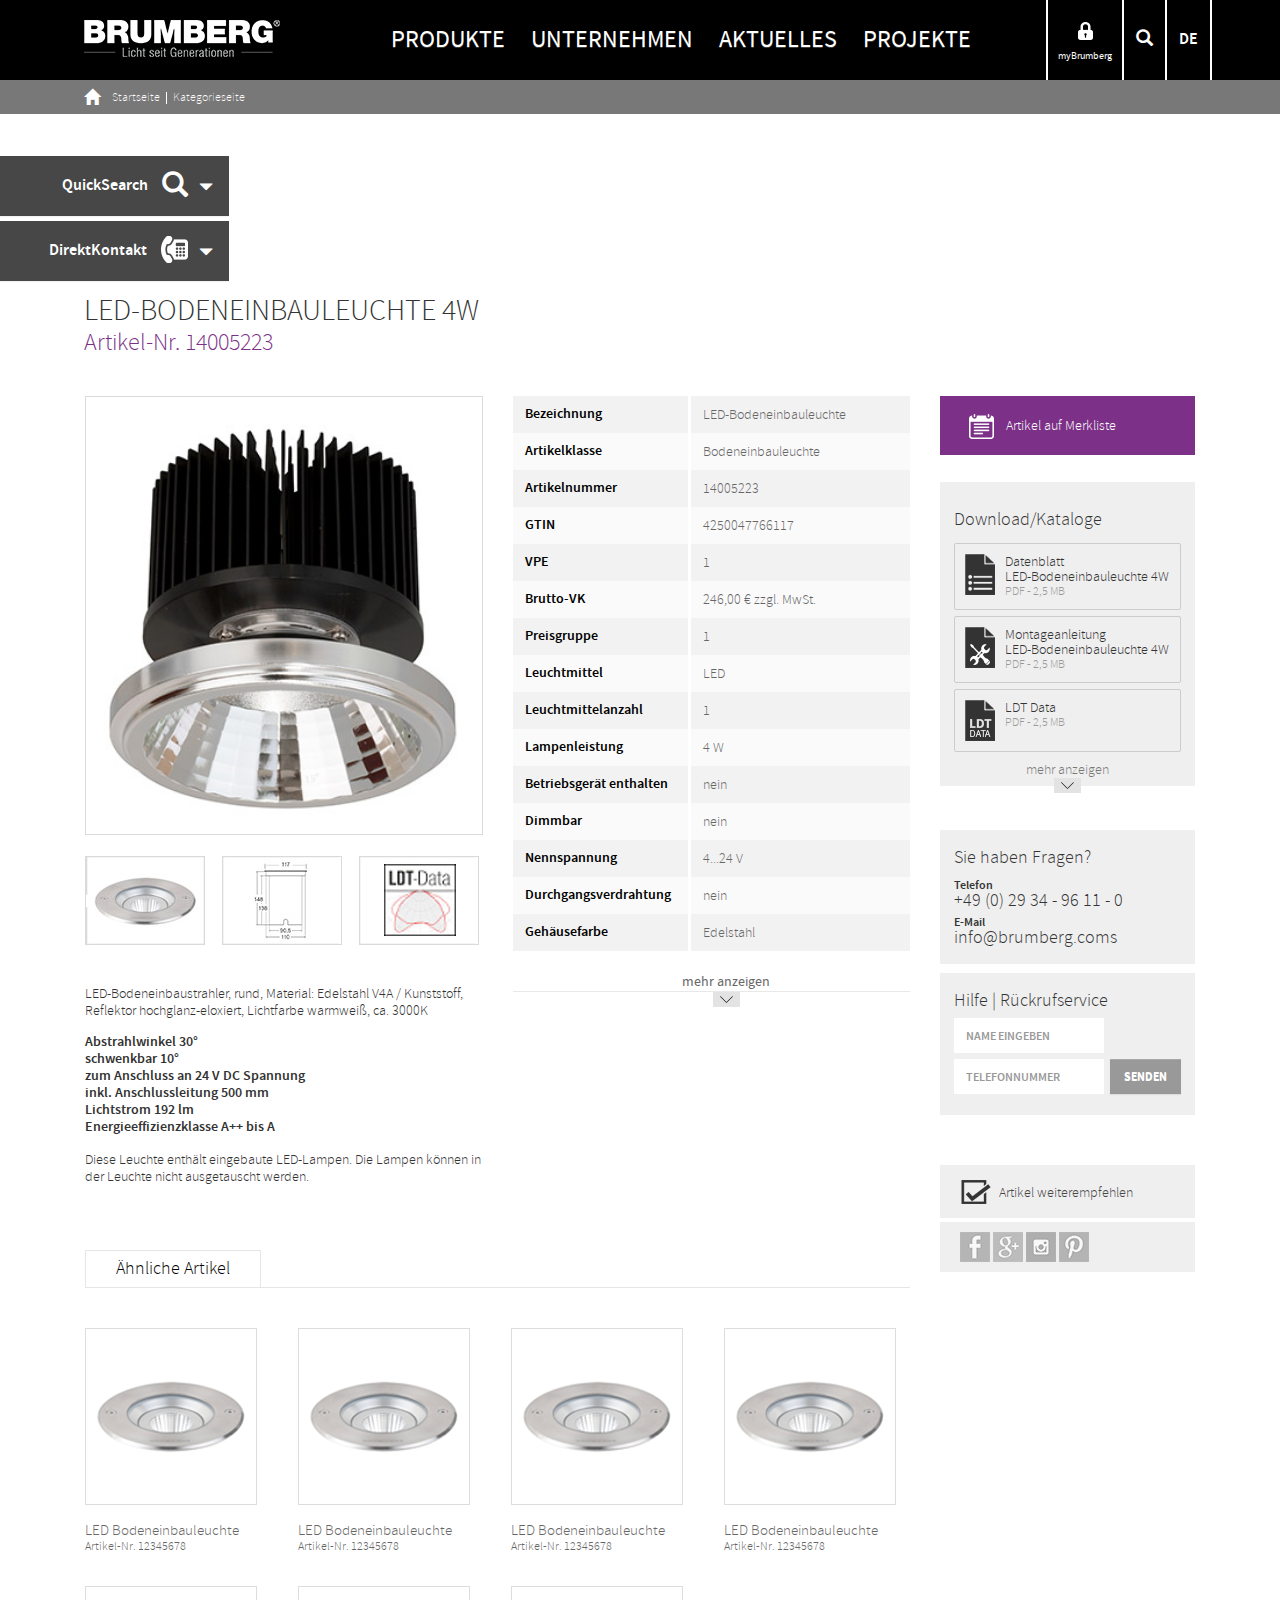
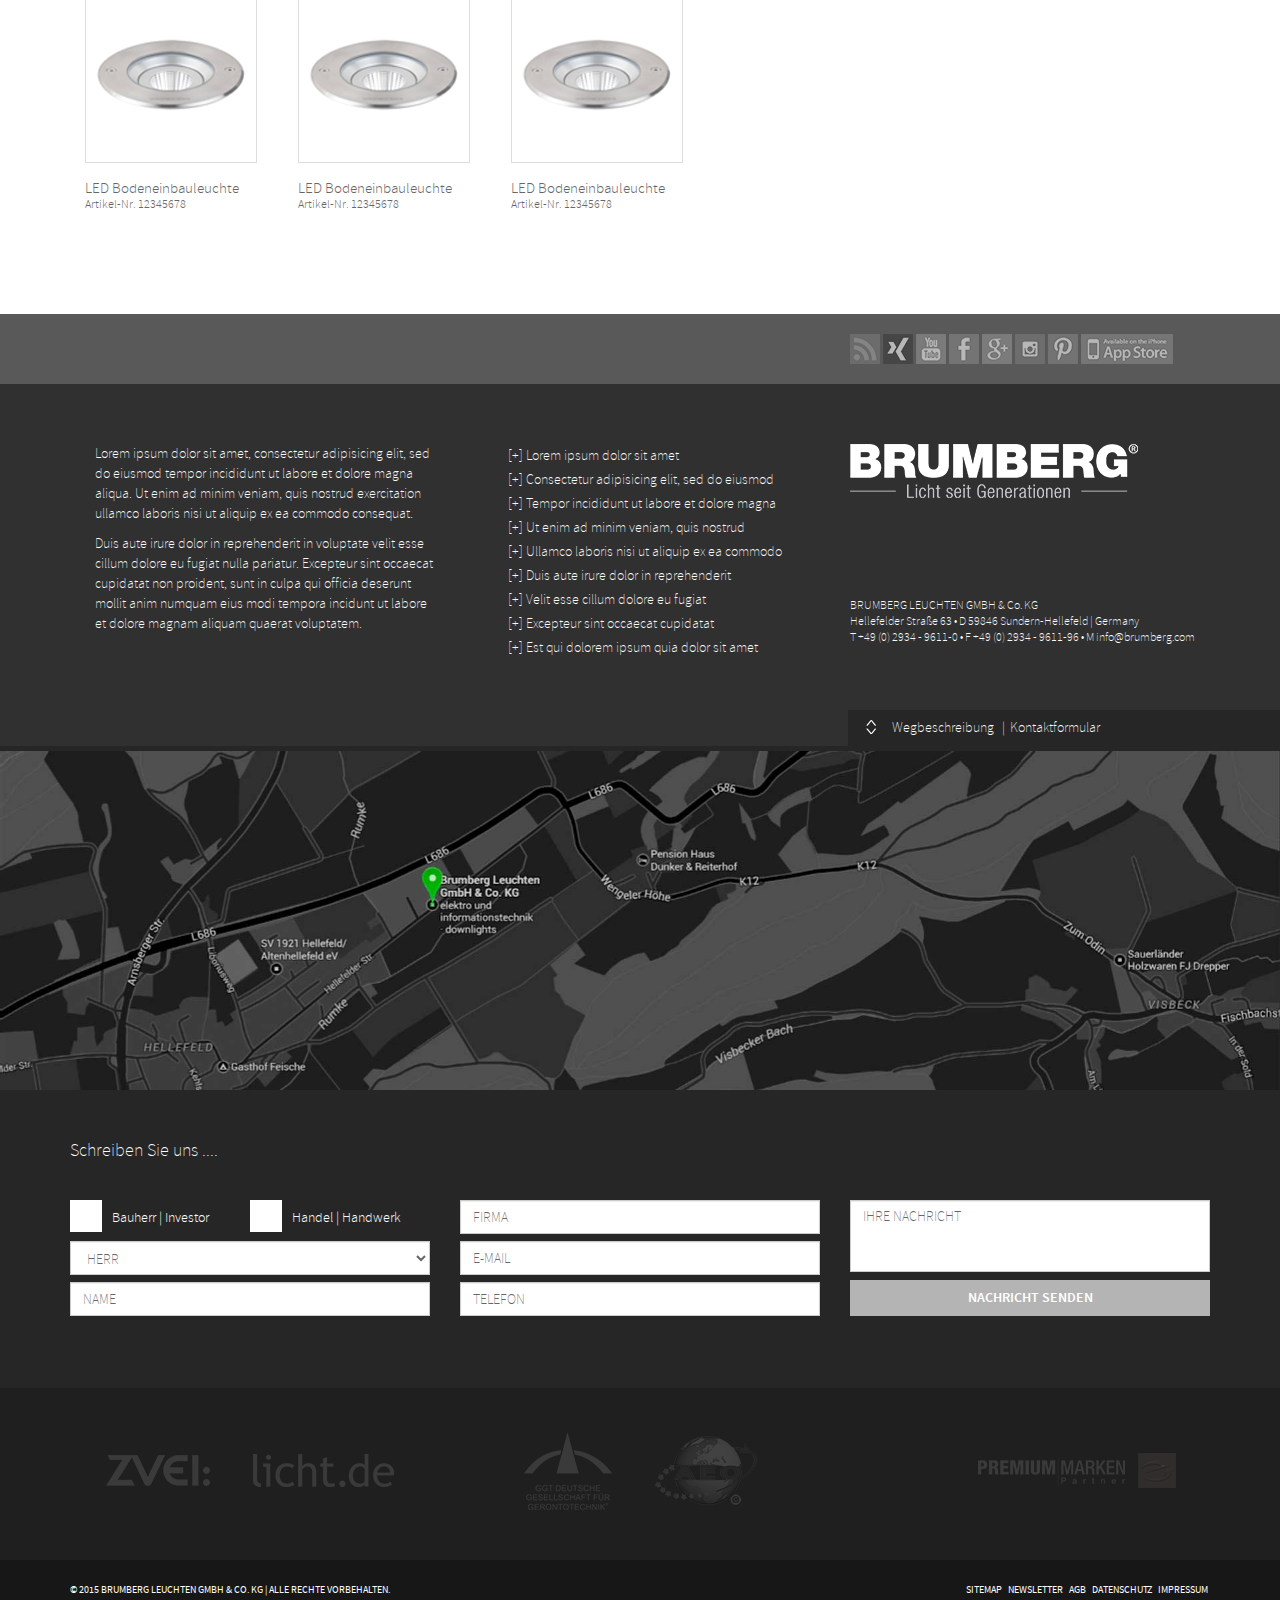
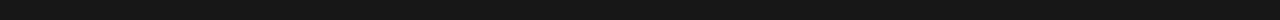
<file: Prodseite_Haendler.html>
﻿<!doctype html>
<!--[if lt IE 7]> <html class="no-js lt-ie9 lt-ie8 lt-ie7" lang="en"> <![endif]-->
<!--[if IE 7]>    <html class="no-js lt-ie9 lt-ie8" lang="en"> <![endif]-->
<!--[if IE 8]>    <html class="no-js lt-ie9" lang="en"> <![endif]-->
<!--[if gt IE 8]><!-->
<html class="no-js" lang="en">
<!--<![endif]-->
<head>
<title>Website Name</title>
<meta charset="utf-8">
<meta name="viewport" content="width=device-width">

<!-- CSS -->
<link rel="icon" href="_ui/images/favicon.png" type="image/png">
<link rel="stylesheet" type="text/css" href="_ui/css/bootstrap-theme.css">
<link rel="stylesheet" type="text/css" href="_ui/css/bootstrap.min.css">
<link rel="stylesheet" type="text/css" href="_ui/css/styles.css">

<!-- Js -->
<script type="text/javascript" src="_ui/js/modernizr-2.5.3.min.js"></script>
</head>
<body>
<div id="container">
  <div class="header">
  <div class="headerBg">
     <div class="headerTop"></div>
     <div class="headerTop2"></div>
   </div>
    <div class="container">
    
      <div class="row">
        <div class="headerContent">
          <div class="col-lg-3 col-md-3  col-sm-3">
            <div class="logo"><a href="index.html"><img src="_ui/images/logo.png" alt="logo"></a></div>
          </div>
          <div class="col-lg-2 col-md-3 col-sm-3 col-xs-7 pull-right">
            <div class="headerRight">
              <ul class="nav nav-pills">
                <li role="presentation" class="active"><a class="lock lock1" href="#"><img width="15" height="18" alt="lock" src="_ui/images/lock.png"> <strong>myBrumberg</strong> </a>
                  <div class="partnerForm">
                    <form>
                      <label for="exampleInputEmail1">Anmelden</label>
                      <div class="form-group">
                        <input type="email" class="form-control" id="exampleInputEmail1" placeholder="Benutzername">
                      </div>
                      <div class="form-group">
                        <input type="password" class="form-control" id="exampleInputPassword1" placeholder="Passwort">
                      </div>
                      <button type="submit" class="btn">Anmelden</button>
                      <div class="regField">
                        <div class="form-group">
                          <label>Neu bei Brumberg?</label>
                          <button type="submit" class="btn">Registrieren</button>
                        </div>
                      </div>
                    </form>
                  </div>
                </li>
                <li role="presentation"><a class="search" href="#"><em class="glyphicon glyphicon-search"></em></a>
                  <div class="searchBar">
                    <form class="form-inline">
                      <div class="form-group">
                        <input type="text" placeholder="Suche" id="inputEmail3" class="form-control">
                        <button class="btn" type="submit"><em class="glyphicon glyphicon-search"></em></button>
                      </div>
                    </form>
                  </div>
                </li>
                <li role="presentation"><a href="#" class="btn-default dropdown-toggle language" id="language" data-toggle="dropdown" aria-expanded="true">DE</a>
                  <ul class="dropdown-menu" role="menu" aria-labelledby="language">
                    <li role="presentation"><a role="menuitem" tabindex="-1" href="#">DE - DEUTSCH</a></li>
                    <li role="presentation"><a role="menuitem" tabindex="-1" href="#">EN - ENGLISH</a></li>
                    <li role="presentation"><a role="menuitem" tabindex="-1" href="#">FR - FRENCH</a></li>
                  </ul>
                </li>
              </ul>
            </div>
          </div>
         
          <div class="col-lg-7 col-md-6 col-sm-6 col-xs-12">
            <nav class="navbar navbar-default"> 
              <!-- Brand and toggle get grouped for better mobile display -->
              <div class="navbar-header">
                <button type="button" class="navbar-toggle collapsed" data-toggle="collapse" data-target="#bs-example-navbar-collapse-1"> <span class="sr-only">Toggle navigation</span> <span class="icon-bar"></span> <span class="icon-bar"></span> <span class="icon-bar"></span> </button>
              </div>
              
              <!-- Collect the nav links, forms, and other content for toggling -->
              <div class="collapse navbar-collapse" id="bs-example-navbar-collapse-1">
                <ul class="nav navbar-nav">
                  <li class="active dropdown"><a href="#" class="dropdown-toggle" data-toggle="dropdown" role="button" aria-expanded="false">Produkte<span class="subArrow"></span></a>
                    <div class="subMenu dropdown-menu">
                      <div class="container">
                        <div class="submenuWrap">
                          <div class="menuItem"> <a href="#">
                            <figure><img src="_ui/images/submenu_img1.jpg" alt="menu image"></figure>
                            <span class="pink">Einbauleuchten</span>
                            </a> </div>
                          <div class="menuItem"> <a href="#">
                            <figure><img src="_ui/images/submenu_img1.jpg" alt="menu image"></figure>
                            <span class="red">RGB Leuchten</span>
                            </a> </div>
                          <div class="menuItem"> <a href="#">
                            <figure><img src="_ui/images/submenu_img1.jpg" alt="menu image"></figure>
                            <span class="darkblue">Lautsprecher</span>
                            </a> </div>
                          <div class="menuItem"> <a href="#">
                            <figure><img src="_ui/images/submenu_img1.jpg" alt="menu image"></figure>
                            <span class="lightpink">Shoplight</span>
                            </a> </div>
                          <div class="menuItem"> <a href="#">
                            <figure><img src="_ui/images/submenu_img1.jpg" alt="menu image"></figure>
                            <span class="violet">Anbauleuchten</span>
                            </a> </div>
                          <div class="menuItem"> <a href="#">
                            <figure><img src="_ui/images/submenu_img1.jpg" alt="menu image"></figure>
                            <span class="green">vitaLED</span>
                            </a> </div>
                          <div class="menuItem"> <a href="#">
                            <figure><img src="_ui/images/submenu_img1.jpg" alt="menu image"></figure>
                            <span class="orange">Fasertechnik</span>
                            </a> </div>
                          <div class="menuItem"> <a href="#">
                            <figure><img src="_ui/images/submenu_img1.jpg" alt="menu image"></figure>
                            <span class="darkblueLite">Außenleuchten</span>
                            </a> </div>
                          <div class="menuItem"> <a href="#">
                            <figure><img src="_ui/images/submenu_img1.jpg" alt="menu image"></figure>
                            <span class="blue">LED-Einsätze</span>
                            </a> </div>
                          <div class="menuItem"> <a href="#">
                            <figure><img src="_ui/images/submenu_img1.jpg" alt="menu image"></figure>
                            <span class="yellow">Qualyfley/Bilton</span>
                            </a> </div>
                          <div class="menuItem"> <a href="#">
                            <figure><img src="_ui/images/submenu_img1.jpg" alt="menu image"></figure>
                            <span class="ash">Gips Leuchten</span>
                            </a> </div>
                          <div class="menuItem"> <a href="#">
                            <figure><img src="_ui/images/submenu_img1.jpg" alt="menu image"></figure>
                            <span class="orangeLite">Zubehör</span>
                            </a> </div>
                        </div>
                      </div>
                    </div>
                  </li>
                  <li><a href="#">Unternehmen</a></li>
                  <li><a href="#">Aktuelles</a></li>
                  <li><a href="#">Projekte</a></li>
                </ul>
              </div>
              <!-- /.navbar-collapse --> 
            </nav>
          </div>
          
        </div>
      </div>
    </div>
  </div>
  <!-- /header -->
  
  <div id="main">
    <div class="sliderBlock">
      <div class="quicksearchBlock">
        <div class="panel-group" id="accordion" role="tablist" aria-multiselectable="true">
          <div class="panel quickSearch">
            <div class="panel-heading" role="tab" id="headingOne"> <a data-toggle="collapse" data-parent="#accordion" href="#collapseOne" class="collapsed" aria-expanded="true" aria-controls="collapseOne">
              <div class="searchCont"> <strong class="arrowIcon glyphicon glyphicon-triangle-bottom"></strong> <cite class="searchIcon glyphicon glyphicon-search"></cite> <span class="cont">QuickSearch</span> </div>
              </a> </div>
            <div id="collapseOne" class="panel-collapse collapse" role="tabpanel" aria-labelledby="headingOne">
              <div class="panel-body">
                <div class="searchHoverBlock">
                  <div class="searchForm">
                    <form action="#">
                      <input type="text" placeholder="Artikelnummer / Bezeichnung" class="form-control">
                    </form>
                  </div>
                </div>
              </div>
            </div>
          </div>
          <div class="panel contactAddress">
            <div class="panel-heading" role="tab" id="headingTwo"> <a class="collapsed" data-toggle="collapse" data-parent="#accordion" href="#collapseTwo" aria-expanded="false" aria-controls="collapseTwo">
              <div class="searchCont"> <strong class="arrowIcon glyphicon glyphicon-triangle-bottom"></strong> <cite class="searchIcon"><img src="_ui/images/telephone.png" width="27" height="27" alt="telephone"></cite> <span class="cont">DirektKontakt</span> </div>
              </a> </div>
            <div id="collapseTwo" class="panel-collapse collapse" role="tabpanel" aria-labelledby="headingTwo">
              <div class="panel-body">
                <div class="contactHoverBlock">
                  <div class="contactContent"> <span class="phnNo"><strong>Zentrale</strong>+49 (0) 29 34 - 96 11 - 0</span> <span class="phnNo"><strong>E-Mail</strong><a href="mailto:info@brumberg.com">info@brumberg.com</a></span>
                    <p>[+] Ansprechpartner Innendienst<br>
                      [+] Ansprechpartner Aussendienst<br>
                      [+] Wegbeschreibung</p>
                    <form method="post">
                      <div class="form-group">
                        <label>Händlersuche</label>
                        <input type="text" class="form-control" placeholder="Händlername">
                      </div>
                      <div class="form-group">
                        <label>oder</label>
                        <input type="text" class="form-control" placeholder="PLZ/Ort">
                      </div>
                      <input type="button" value="Suche starten" class="btn btn-primary">
                    </form>
                  </div>
                </div>
              </div>
            </div>
          </div>
        </div>
      </div>
    </div>
    <div class="breadcrumb">
    	<div class="container">
            <ol>
              <li><a href="#"><span class="glyphicon glyphicon-home"></span></a></li>
              <li><a href="#">Startseite</a></li>
              <li><a href="#">Kategorieseite</a></li>
             </ol>
      	</div>
    </div>
    <div class="content">
      <div class="container">
      	 <div class="headerBlock">
            <h2>LED-Bodeneinbauleuchte 4W</h2>
            <h3>Artikel-Nr. 14005223</h3>
         </div> 	
         <div class="productsBlockMain">
           <div class="col-sm-7 col-md-9 col-lg-9">
            <div class="row">
         	<aside class="col-md-6 col-lg-6">
            	<div class="thumbnailBlock">
                    <div class="flexslider">
                      <ul class="slides">
                        <li><img src="_ui/images/thumbImg1.jpg" alt="thumbImg"></li>
                        <li><img src="_ui/images/thumbImg2.jpg" alt="thumbImg"></li>
                        <li><img src="_ui/images/thumbImg1.jpg" alt="thumbImg"></li>
                      </ul>
                    </div>
                    <div class="flexslider-control">
                      <ul class="flex-control-nav">
                        <li><img src="_ui/images/thumbnail1.jpg" alt="product"></li>
						<li><img src="_ui/images/thumbnail2.jpg" alt="product"></li>
                        <li><img src="_ui/images/thumbnail3.jpg" alt="product"></li>
                      </ul>
                    </div>
                    <div class="thumbDiscription">
                    	<p>LED-Bodeneinbaustrahler, rund, Material: Edelstahl V4A / Kunststoff, Reflektor hochglanz-eloxiert, Lichtfarbe warmweiß, ca. 3000K</p>
                        <address>Abstrahlwinkel 30°<br>schwenkbar 10°<br>zum Anschluss an 24 V DC Spannung<br>inkl. Anschlussleitung 500 mm<br>Lichtstrom 192 lm<br>Energieeffizienzklasse A++ bis A</address>
                        <p>Diese Leuchte enthält eingebaute LED-Lampen. Die Lampen können in der Leuchte nicht ausgetauscht werden.</p>
                    </div>
                </div>
            </aside>
            <aside class="col-md-6 col-lg-6">
            	<div class="productsTable">
                	<ul>
                    	<li><strong>Bezeichnung</strong><span>LED-Bodeneinbauleuchte</span></li>
                        <li><strong>Artikelklasse</strong><span>Bodeneinbauleuchte</span></li>
                        <li><strong>Artikelnummer</strong><span>14005223</span></li>
                        <li><strong>GTIN</strong><span>4250047766117</span></li>
                        <li><strong>VPE</strong><span>1</span></li>
                        <li><strong>Brutto-VK</strong><span>246,00 € zzgl. MwSt.</span></li>
                        <li><strong>Preisgruppe</strong><span>1</span></li>
                        <li><strong>Leuchtmittel</strong><span>LED</span></li>
                        <li><strong>Leuchtmittelanzahl</strong><span>1</span></li>
                        <li><strong>Lampenleistung</strong><span>4 W</span></li>
                        <li><strong>Betriebsgerät enthalten</strong><span>nein</span></li>
                        <li><strong>Dimmbar</strong><span>nein</span></li>
                        <li><strong>Nennspannung</strong><span>4...24 V</span></li>
                        <li><strong>Durchgangsverdrahtung</strong><span>nein</span></li>
                        <li><strong>Gehäusefarbe</strong><span>Edelstahl</span></li>
                    </ul>
                    <span class="moreLink"><a href="#">mehr anzeigen</a></span>
                </div>
            </aside>
            <section class="col-lg-12">
            <ul class="tabs">
            	<li><a href="#">Ähnliche Artikel</a></li>
            </ul>
         	<ul class="products">
            	<li>
                	<a href="#"><figure class="thumbnail"><img src="_ui/images/product1.png" alt="product"></figure></a>
                    <span><strong><a href="#">LED Bodeneinbauleuchte</a></strong>Artikel-Nr. 12345678</span>
                </li>
            	<li>
                	<a href="#"><figure class="thumbnail"><img src="_ui/images/product1.png" alt="product"></figure></a>
                    <span><strong><a href="#">LED Bodeneinbauleuchte</a></strong>Artikel-Nr. 12345678</span>
                </li>
            	<li>
                	<a href="#"><figure class="thumbnail"><img src="_ui/images/product1.png" alt="product"></figure></a>
                    <span><strong><a href="#">LED Bodeneinbauleuchte</a></strong>Artikel-Nr. 12345678</span>
                </li>
            	<li>
                	<a href="#"><figure class="thumbnail"><img src="_ui/images/product1.png" alt="product"></figure></a>
                    <span><strong><a href="#">LED Bodeneinbauleuchte</a></strong>Artikel-Nr. 12345678</span>
                </li>
            	<li>
                	<a href="#"><figure class="thumbnail"><img src="_ui/images/product1.png" alt="product"></figure></a>
                    <span><strong><a href="#">LED Bodeneinbauleuchte</a></strong>Artikel-Nr. 12345678</span>
                </li>
            	<li>
                	<a href="#"><figure class="thumbnail"><img src="_ui/images/product1.png" alt="product"></figure></a>
                    <span><strong><a href="#">LED Bodeneinbauleuchte</a></strong>Artikel-Nr. 12345678</span>
                </li>
            	<li>
                	<a href="#"><figure class="thumbnail"><img src="_ui/images/product1.png" alt="product"></figure></a>
                    <span><strong><a href="#">LED Bodeneinbauleuchte</a></strong>Artikel-Nr. 12345678</span>
                </li>
            </ul>
            </section>
            </div>
            </div>
            <aside class="col-sm-5 col-md-3 col-lg-3">
            	<div class="productsRightBlock">
                	<a href="#" class="addLink"><img src="_ui/images/addLink.png" alt="add">Artikel auf Merkliste</a>
                    <div class="downloads downloads1">
                        <h4>Download/Kataloge</h4>
                          <ul>
                              <li><figure><img src="_ui/images/icon1.png" alt="icon"></figure><p><span><a href="#">Datenblatt <br> LED-Bodeneinbauleuchte 4W</a></span> <strong>PDF - 2,5 MB</strong></p></li>
                              <li><figure><img src="_ui/images/icon2.png" alt="icon"></figure><p><span><a href="#">Montageanleitung<br> LED-Bodeneinbauleuchte 4W</a></span> <strong>PDF - 2,5 MB</strong></p></li>
                              <li><figure><img src="_ui/images/icon3.png" alt="icon"></figure><p><span><a href="#">LDT Data</a></span><strong>PDF - 2,5 MB</strong></p></li>
                          </ul>
                          <a href="#" class="moreLink2">mehr anzeigen</a>  
                    </div>
                    <div class="phoneBlock">
                    	<h4>Sie haben Fragen?</h4>
                        <span><strong>Telefon</strong>+49 (0) 29 34 - 96 11 - 0</span>
                        <span><strong>E-Mail</strong><a href="mailto:info@brumberg.com">info@brumberg.com</a>s</span>
                    </div>
                   
                    <div class="formBlock">
                    	<h4>Hilfe | Rückrufservice</h4>
                        <form method="post" class="form-inline">
                          <div class="form-group">
                            <input type="text" class="form-control"  placeholder="Name eingeben">
                          </div>
                          <div class="form-group">
                            <input type="text" class="form-control"  placeholder="Telefonnummer">
                          </div>
                          <button type="submit" class="btn btn-default sendBtn">Senden</button>
                         </form>
                    </div>
                    
                    <div class="referBlock referBlock1">
                       <div class="checkbox">
                           <div class="has-js">
                                <div class="form-group checkboxes">
                                    <label class="label_check" for="checkbox-01"><small>Artikel weiterempfehlen</small><input name="sample-checkbox-01" id="checkbox-01" value="1" type="checkbox" checked=""></label>
                                </div>
                            </div>
                      </div>
                    </div>
                    <div class="socialShare">
                        <ul>
                          <li><a href="#" class="facebook">&nbsp;</a></li>
                          <li><a href="#" class="gplus">&nbsp;</a></li>
                          <li><a href="#" class="photobucket">&nbsp;</a></li>
                          <li><a href="#" class="pintrest">&nbsp;</a></li>
                        </ul>
                    </div>
                </div>
            </aside>
         </div>
      </div>
      
    </div>
  </div>
  
  <!-- /main -->
  
  <footer>
    <div class="container">
      <div class="row">
        <aside class="col-lg-8 col-md-8 col-sm-12"> 
          <!--TAB BLOCK-->
          <div class="tabBlock">
            <ul class="nav nav-tabs" role="tablist" id="myTab">
             <!-- <li role="presentation" class="active"><a href="#tab1" role="tab" data-toggle="tab">Handel und Handwerker</a></li>
              <li role="presentation"><a href="#tab2" role="tab" data-toggle="tab">Bauherren und Investoren</a></li>-->
            </ul>
            <div class="tab-content">
              <div role="tabpanel" class="tab-pane fade active in" id="tab1">
                <div class="row">
                  <aside class="col-lg-6 col-md-6 col-sm-6">
                    <p>Lorem ipsum dolor sit amet, consectetur adipisicing elit, sed do eiusmod tempor incididunt ut labore et dolore magna aliqua. Ut enim ad minim veniam, quis nostrud exercitation ullamco laboris nisi ut aliquip ex ea commodo consequat.</p>
                    <p>Duis aute irure dolor in reprehenderit in voluptate velit esse cillum dolore eu fugiat nulla pariatur. Excepteur sint occaecat cupidatat non proident, sunt in culpa qui officia deserunt mollit anim numquam eius modi tempora incidunt ut labore et dolore magnam aliquam quaerat voluptatem.</p>
                  </aside>
                  <aside class="col-lg-6 col-md-6 col-sm-6">
                    <ul>
                      <li><a href="#">[+] Lorem ipsum dolor sit amet</a></li>
                      <li><a href="#">[+] Consectetur adipisicing elit, sed do eiusmod</a></li>
                      <li><a href="#">[+] Tempor incididunt ut labore et dolore magna</a></li>
                      <li><a href="#">[+] Ut enim ad minim veniam, quis nostrud</a></li>
                      <li><a href="#">[+] Ullamco laboris nisi ut aliquip ex ea commodo</a></li>
                      <li><a href="#">[+] Duis aute irure dolor in reprehenderit </a></li>
                      <li><a href="#">[+] Velit esse cillum dolore eu fugiat</a></li>
                      <li><a href="#">[+] Excepteur sint occaecat cupidatat</a></li>
                      <li><a href="#">[+] Est qui dolorem ipsum quia dolor sit amet</a></li>
                    </ul>
                  </aside>
                </div>
              </div>
              <div role="tabpanel" class="tab-pane fade" id="tab2">
                <div class="row">
                  <aside class="col-lg-6 col-md-6 col-sm-6">
                    <p>Lorem ipsum dolor sit amet, consectetur adipisicing elit, sed do eiusmod tempor incididunt ut labore et dolore magna aliqua. Ut enim ad minim veniam, quis nostrud exercitation ullamco laboris nisi ut aliquip ex ea commodo consequat.</p>
                    <p>Duis aute irure dolor in reprehenderit in voluptate velit esse cillum dolore eu fugiat nulla pariatur. Excepteur sint occaecat cupidatat non proident, sunt in culpa qui officia deserunt mollit anim numquam eius modi tempora incidunt ut labore et dolore magnam aliquam quaerat voluptatem.</p>
                  </aside>
                  <aside class="col-lg-6 col-md-6 col-sm-6">
                    <ul>
                      <li><a href="#">[+] Lorem ipsum dolor sit amet</a></li>
                      <li><a href="#">[+] Consectetur adipisicing elit, sed do eiusmod</a></li>
                      <li><a href="#">[+] Tempor incididunt ut labore et dolore magna</a></li>
                      <li><a href="#">[+] Ut enim ad minim veniam, quis nostrud</a></li>
                      <li><a href="#">[+] Ullamco laboris nisi ut aliquip ex ea commodo</a></li>
                      <li><a href="#">[+] Duis aute irure dolor in reprehenderit </a></li>
                      <li><a href="#">[+] Velit esse cillum dolore eu fugiat</a></li>
                      <li><a href="#">[+] Excepteur sint occaecat cupidatat</a></li>
                      <li><a href="#">[+] Est qui dolorem ipsum quia dolor sit amet</a></li>
                    </ul>
                  </aside>
                </div>
              </div>
            </div>
          </div>
        </aside>
        <aside class="col-lg-4 col-md-4 col-sm-12">
          <div class="socialShare">
            <ul>
              <li><a href="#" class="rss">&nbsp;</a></li>
              <li><a href="#" class="xing">&nbsp;</a></li>
              <li><a href="#" class="youtube">&nbsp;</a></li>
              <li><a href="#" class="facebook">&nbsp;</a></li>
              <li><a href="#" class="gplus">&nbsp;</a></li>
              <li><a href="#" class="photobucket">&nbsp;</a></li>
              <li><a href="#" class="pintrest">&nbsp;</a></li>
              <li><a href="#" class="appStore">&nbsp;</a></li>
            </ul>
          </div>
          <div class="footerLogo"> <a href="index.html"><img src="_ui/images/footer_logo.png" alt="logo"></a> </div>
          <div class="addressBlock">
            <p class="address">BRUMBERG LEUCHTEN GMBH &amp; Co. KG<br>
              Hellefelder Straße 63 • D 59846 Sundern-Hellefeld | Germany<br>
              T +49 (0) 2934 - 9611-0 • F +49 (0) 2934 - 9611-96 • M <a href="mailto:info@brumberg.com">info@brumberg.com</a></p>
          </div>
        </aside>
      </div>
    </div>
    <!--MAP-->
    <div class="contact">
      <div class="container">
        <div class="mapLocation pull-right">
          <button type="button" data-toggle="collapse" data-target="#contact" aria-expanded="false"> &nbsp; </button>
          <a href="#">Wegbeschreibung</a> <a href="#">Kontaktformular</a> </div>
      </div>
      <div class="collapseWrap">
        <div class="collapse in" id="contact">
          <div class="mapWrap"> <img src="_ui/images/map.jpg" alt="map"> </div>
          <div class="contactForm contactForm1">
            <div class="container">
              <h4>Schreiben Sie uns ....</h4>
              <form action="#">
                <div class="row">
                <div class="col-sm-4 col-md-4 col-lg-4">
                    <fieldset>
                      <div class="form-group">
                          <div class="has-js has-js1">
                            <div class="checkboxes">
                                <label class="label_check" for="checkbox-02">
                                <small>Bauherr | Investor</small>
                                <input id="checkbox-02" type="checkbox"  value="1" name="sample-checkbox-02">
                                </label>
                            </div>
                           </div>
                          <div class="has-js has-js1">
                          <div class="checkboxes">
                              <label class="label_check" for="checkbox-03">
                              <small>Handel | Handwerk</small>
                              <input id="checkbox-03" type="checkbox"  value="1" name="sample-checkbox-03">
                              </label>
                          </div>
                         </div>
                     </div>
                      <div class="form-group">
                          <select class="form-control">
                              <option>Herr</option>
                              <option>option1</option>
                              <option>option1</option>
                              <option>option1</option>
                          </select>
                      </div>
                      <div class="form-group">
                        <input type="text" class="form-control" id="name" placeholder="name">
                      </div>
                    </fieldset>
                  </div>
                  <div class="col-sm-4 col-md-4 col-lg-4">
                    <fieldset>
                      <div class="form-group">
                        <input type="text" class="form-control" id="firma" placeholder="firma">
                      </div>
                      <div class="form-group">
                        <input type="email" class="form-control" id="email" placeholder="e-mail">
                      </div>
                      <div class="form-group">
                        <input type="text" class="form-control" id="telefon" placeholder="telefon">
                      </div>
                    </fieldset>
                  </div>
                  <div class="col-lg-4 col-md-4 col-sm-4">
                    <fieldset>
                      <textarea class="form-control" placeholder="Ihre Nachricht" rows="3"></textarea>
                      <input type="submit" class="btn pull-right" value="Nachricht Senden">
                    </fieldset>
                  </div>
                </div>
              </form>
            </div>
          </div>
        </div>
      </div>
    </div>
    <div class="footerLogos">
      <div class="container">
        <div class="row">
          <div class="col-lg-4 col-md-4 col-sm-4"> <span><img src="_ui/images/footer_logo1.png" alt="footer logo"></span> <span><img src="_ui/images/footer_logo2.png" alt="footer logo"></span> </div>
          <div class="col-lg-4 col-md-4 col-sm-4"> <span><img src="_ui/images/footer_logo3.png" alt="footer logo"></span> <span><img src="_ui/images/footer_logo4.png" alt="footer logo"></span> </div>
          <div class="col-lg-4 col-md-4 col-sm-4"><span class="premimum"><img src="_ui/images/footer_logo5.png" alt="footer logo"></span> </div>
        </div>
      </div>
    </div>
    <div class="footerBottom">
      <div class="container">
        <div class="row">
          <aside class="col-lg-6 col-md-6 col-sm-6">
            <p><span class="copyRights">&copy; 2015 Brumberg Leuchten GmbH &amp; Co. KG | Alle Rechte vorbehalten.</span></p>
          </aside>
          <aside class="col-lg-6 col-md-6 col-sm-6">
            <ul>
              <li><a href="#">Sitemap</a></li>
              <li><a href="#">Newsletter</a></li>
              <li><a href="#">AGB</a></li>
              <li><a href="#">Datenschutz</a></li>
              <li><a href="#">Impressum</a></li>
            </ul>
          </aside>
        </div>
      </div>
    </div>
  </footer>
  <!-- /footer --> 
</div>
<!-- /container --> 

<!--JS--> 
<script type="text/javascript" src="_ui/js/jquery-1.11.1.min.js"></script>
<script type="text/javascript" src="_ui/js/bootstrap.min.js"></script> 
<script type="text/javascript" src="_ui/js/jquery.flexslider.js"></script>
<script type="text/javascript" src="_ui/js/main.js"></script> 
<script>  
	var $flexslider = $('.flexslider');
	    $flexslider.flexslider({
	    animation: "fade",
	    manualControls: ".flex-control-nav li",
	    useCSS: false ,/* Chrome fix*/
	    pauseOnAction: false,
	    slideshowSpeed: 5000,
	});
</script> 
<script>
    $(function () {
      $('#myTab a:first').tab('show')
    })
</script>
</body>
</html>
</file>
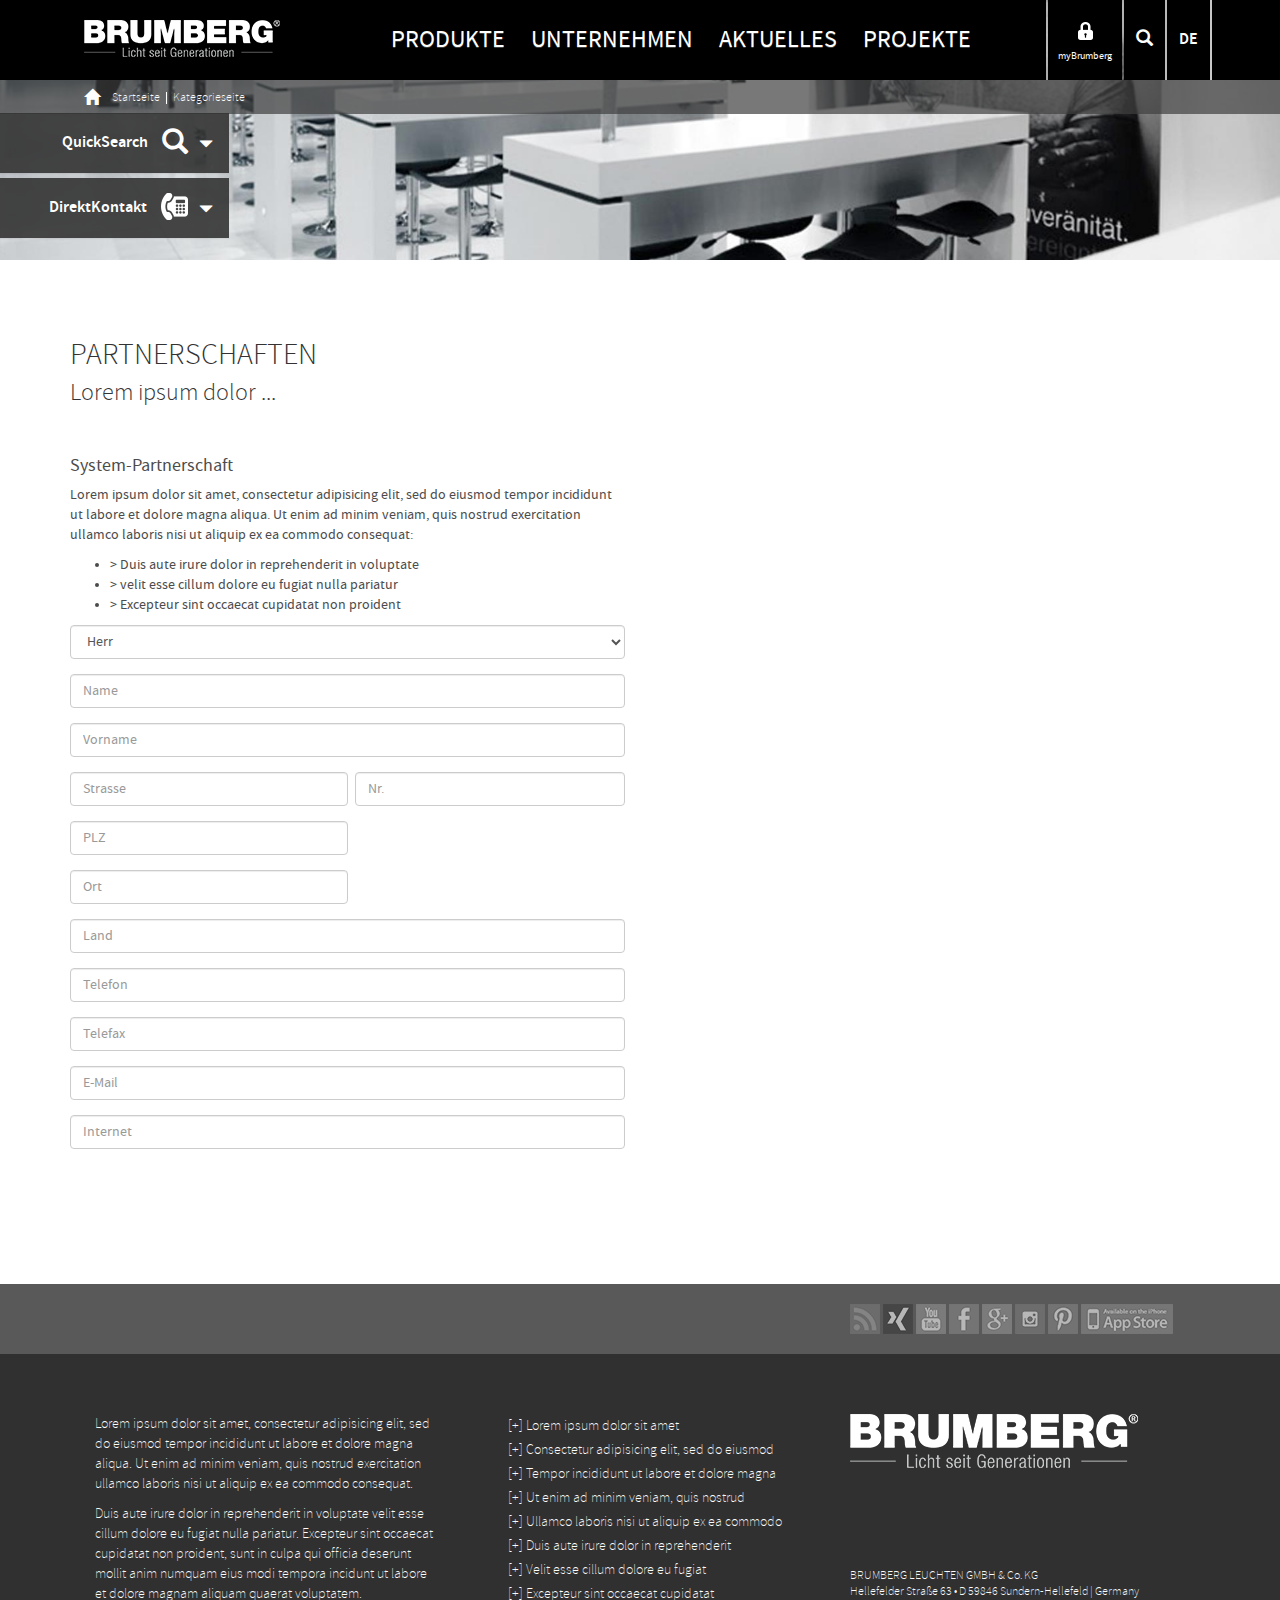
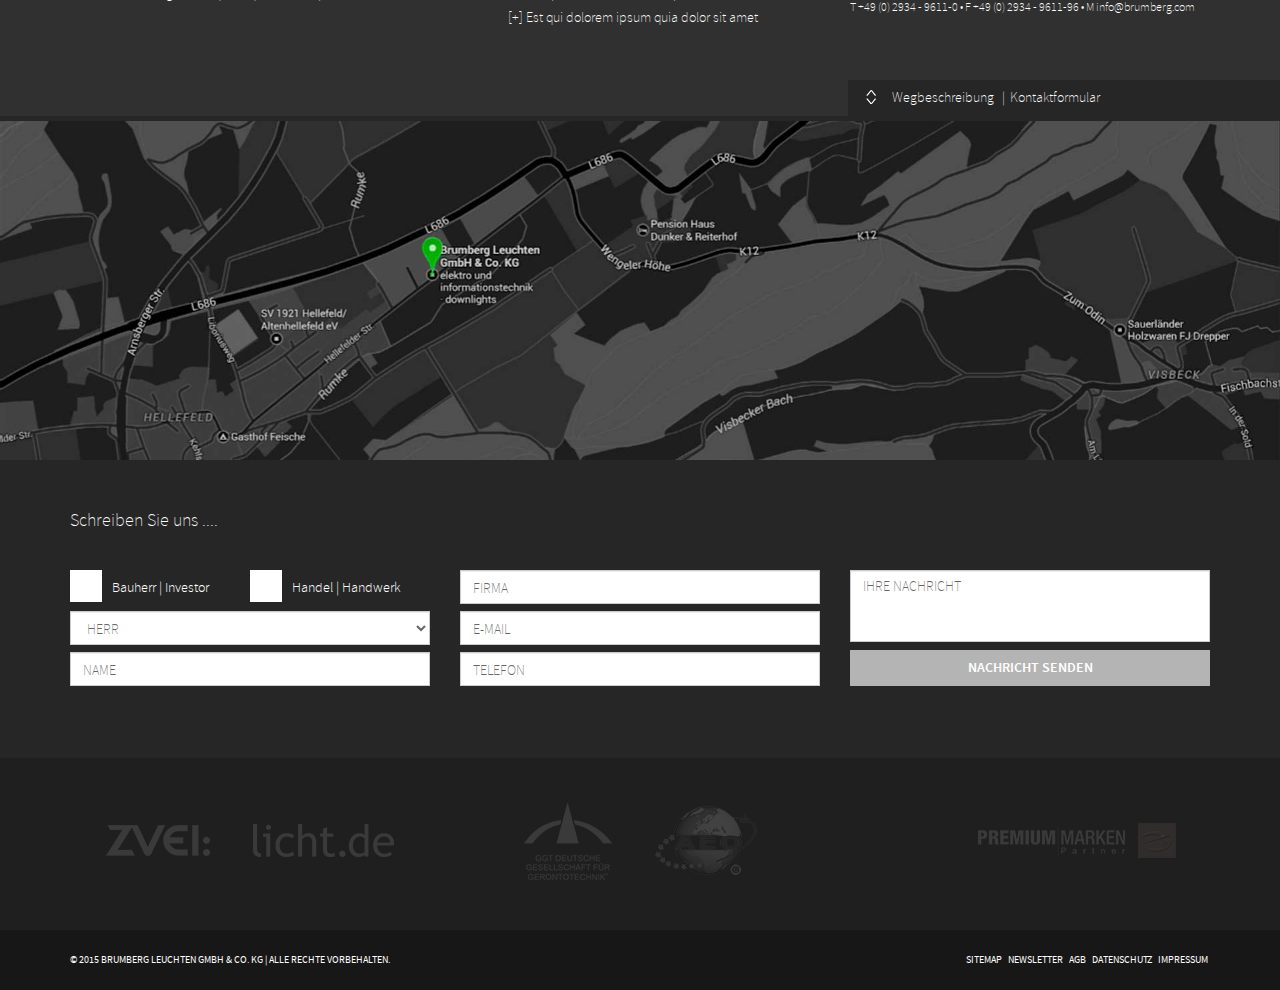
<file: Registrierung_SP-CP.html>
﻿<!doctype html>
<!--[if lt IE 7]> <html class="no-js lt-ie9 lt-ie8 lt-ie7" lang="en"> <![endif]-->
<!--[if IE 7]>    <html class="no-js lt-ie9 lt-ie8" lang="en"> <![endif]-->
<!--[if IE 8]>    <html class="no-js lt-ie9" lang="en"> <![endif]-->
<!--[if gt IE 8]><!-->
<html class="no-js" lang="en">
<!--<![endif]-->
<head>
<title>Website Name</title>
<meta charset="utf-8">
<meta name="viewport" content="width=device-width">

<!-- CSS -->
<link rel="icon" href="_ui/images/favicon.png" type="image/png">
<link rel="stylesheet" type="text/css" href="_ui/css/bootstrap-theme.css">
<link rel="stylesheet" type="text/css" href="_ui/css/bootstrap.min.css">
<link rel="stylesheet" type="text/css" href="_ui/css/styles.css">

<!-- Js -->
<script type="text/javascript" src="_ui/js/modernizr-2.5.3.min.js"></script>
</head>
<body>
<div id="container">
  <div class="header">
  <div class="headerBg">
     <div class="headerTop"></div>
     <div class="headerTop2"></div>
   </div>
    <div class="container">
    
      <div class="row">
        <div class="headerContent">
          <div class="col-lg-3 col-md-3  col-sm-3">
            <div class="logo"><a href="index.html"><img src="_ui/images/logo.png" alt="logo"></a></div>
          </div>
          <div class="col-lg-2 col-md-3 col-sm-3 col-xs-7 pull-right">
            <div class="headerRight">
              <ul class="nav nav-pills">
                <li role="presentation" class="active"><a class="lock lock1" href="#"><img width="15" height="18" alt="lock" src="_ui/images/lock.png"> <strong>myBrumberg</strong> </a>
                  <div class="partnerForm">
                    <form>
                      <label for="exampleInputEmail1">Anmelden</label>
                      <div class="form-group">
                        <input type="email" class="form-control" id="exampleInputEmail1" placeholder="Benutzername">
                      </div>
                      <div class="form-group">
                        <input type="password" class="form-control" id="exampleInputPassword1" placeholder="Passwort">
                      </div>
                      <button type="submit" class="btn">Anmelden</button>
                      <div class="regField">
                        <div class="form-group">
                          <label>Neu bei Brumberg?</label>
                          <button type="submit" class="btn">Registrieren</button>
                        </div>
                      </div>
                    </form>
                  </div>
                </li>
                <li role="presentation"><a class="search" href="#"><em class="glyphicon glyphicon-search"></em></a>
                  <div class="searchBar">
                    <form class="form-inline">
                      <div class="form-group">
                        <input type="text" placeholder="Suche" id="inputEmail3" class="form-control">
                        <button class="btn" type="submit"><em class="glyphicon glyphicon-search"></em></button>
                      </div>
                    </form>
                  </div>
                </li>
                <li role="presentation"><a href="#" class="btn-default dropdown-toggle language" id="language" data-toggle="dropdown" aria-expanded="true">DE</a>
                  <ul class="dropdown-menu" role="menu" aria-labelledby="language">
                    <li role="presentation"><a role="menuitem" tabindex="-1" href="#">DE - DEUTSCH</a></li>
                    <li role="presentation"><a role="menuitem" tabindex="-1" href="#">EN - ENGLISH</a></li>
                    <li role="presentation"><a role="menuitem" tabindex="-1" href="#">FR - FRENCH</a></li>
                  </ul>
                </li>
              </ul>
            </div>
          </div>
         
          <div class="col-lg-7 col-md-6 col-sm-6 col-xs-12">
            <nav class="navbar navbar-default"> 
              <!-- Brand and toggle get grouped for better mobile display -->
              <div class="navbar-header">
                <button type="button" class="navbar-toggle collapsed" data-toggle="collapse" data-target="#bs-example-navbar-collapse-1"> <span class="sr-only">Toggle navigation</span> <span class="icon-bar"></span> <span class="icon-bar"></span> <span class="icon-bar"></span> </button>
              </div>
              
              <!-- Collect the nav links, forms, and other content for toggling -->
              <div class="collapse navbar-collapse" id="bs-example-navbar-collapse-1">
                <ul class="nav navbar-nav">
                  <li class="active dropdown"><a href="#" class="dropdown-toggle" data-toggle="dropdown" role="button" aria-expanded="false">Produkte<span class="subArrow"></span></a>
                    <div class="subMenu dropdown-menu">
                      <div class="container">
                        <div class="submenuWrap">
                          <div class="menuItem"> <a href="#">
                            <figure><img src="_ui/images/submenu_img1.jpg" alt="menu image"></figure>
                            <span class="pink">Einbauleuchten</span>
                            </a> </div>
                          <div class="menuItem"> <a href="#">
                            <figure><img src="_ui/images/submenu_img1.jpg" alt="menu image"></figure>
                            <span class="red">RGB Leuchten</span>
                            </a> </div>
                          <div class="menuItem"> <a href="#">
                            <figure><img src="_ui/images/submenu_img1.jpg" alt="menu image"></figure>
                            <span class="darkblue">Lautsprecher</span>
                            </a> </div>
                          <div class="menuItem"> <a href="#">
                            <figure><img src="_ui/images/submenu_img1.jpg" alt="menu image"></figure>
                            <span class="lightpink">Shoplight</span>
                            </a> </div>
                          <div class="menuItem"> <a href="#">
                            <figure><img src="_ui/images/submenu_img1.jpg" alt="menu image"></figure>
                            <span class="violet">Anbauleuchten</span>
                            </a> </div>
                          <div class="menuItem"> <a href="#">
                            <figure><img src="_ui/images/submenu_img1.jpg" alt="menu image"></figure>
                            <span class="green">vitaLED</span>
                            </a> </div>
                          <div class="menuItem"> <a href="#">
                            <figure><img src="_ui/images/submenu_img1.jpg" alt="menu image"></figure>
                            <span class="orange">Fasertechnik</span>
                            </a> </div>
                          <div class="menuItem"> <a href="#">
                            <figure><img src="_ui/images/submenu_img1.jpg" alt="menu image"></figure>
                            <span class="darkblueLite">Außenleuchten</span>
                            </a> </div>
                          <div class="menuItem"> <a href="#">
                            <figure><img src="_ui/images/submenu_img1.jpg" alt="menu image"></figure>
                            <span class="blue">LED-Einsätze</span>
                            </a> </div>
                          <div class="menuItem"> <a href="#">
                            <figure><img src="_ui/images/submenu_img1.jpg" alt="menu image"></figure>
                            <span class="yellow">Qualyfley/Bilton</span>
                            </a> </div>
                          <div class="menuItem"> <a href="#">
                            <figure><img src="_ui/images/submenu_img1.jpg" alt="menu image"></figure>
                            <span class="ash">Gips Leuchten</span>
                            </a> </div>
                          <div class="menuItem"> <a href="#">
                            <figure><img src="_ui/images/submenu_img1.jpg" alt="menu image"></figure>
                            <span class="orangeLite">Zubehör</span>
                            </a> </div>
                        </div>
                      </div>
                    </div>
                  </li>
                  <li><a href="#">Unternehmen</a></li>
                  <li><a href="#">Aktuelles</a></li>
                  <li><a href="#">Projekte</a></li>
                </ul>
              </div>
              <!-- /.navbar-collapse --> 
            </nav>
          </div>
          
        </div>
      </div>
    </div>
  </div>
  <!-- /header -->
  
  <div id="main">
  	<div class="breadcrumb">
    	<div class="container">
            <ol>
              <li><a href="#"><span class="glyphicon glyphicon-home"></span></a></li>
              <li><a href="#">Startseite</a></li>
              <li><a href="#">Kategorieseite</a></li>
             </ol>
      	</div>
    </div>
    <div class="sliderBlock sliderBlock1 sliderBlock2">
      <section class="slider">
        <div class="flexslider">
          <ul class="slides">
            <li><img src="_ui/images/inner-slider-img2.jpg" alt="slider"></li>
          </ul>
        </div>
        
      </section>
      <div class="quicksearchBlock">
        <div class="panel-group" id="accordion" role="tablist" aria-multiselectable="true">
          <div class="panel quickSearch">
            <div class="panel-heading" role="tab" id="headingOne"> <a data-toggle="collapse" data-parent="#accordion" href="#collapseOne" class="collapsed" aria-expanded="true" aria-controls="collapseOne">
              <div class="searchCont"> <strong class="arrowIcon glyphicon glyphicon-triangle-bottom"></strong> <cite class="searchIcon glyphicon glyphicon-search"></cite> <span class="cont">QuickSearch</span> </div>
              </a> </div>
            <div id="collapseOne" class="panel-collapse collapse" role="tabpanel" aria-labelledby="headingOne">
              <div class="panel-body">
                <div class="searchHoverBlock">
                  <div class="searchForm">
                    <form action="#">
                      <input type="text" placeholder="Artikelnummer / Bezeichnung" class="form-control">
                    </form>
                  </div>
                </div>
              </div>
            </div>
          </div>
          <div class="panel contactAddress">
            <div class="panel-heading" role="tab" id="headingTwo"> <a class="collapsed" data-toggle="collapse" data-parent="#accordion" href="#collapseTwo" aria-expanded="false" aria-controls="collapseTwo">
              <div class="searchCont"> <strong class="arrowIcon glyphicon glyphicon-triangle-bottom"></strong> <cite class="searchIcon"><img src="_ui/images/telephone.png" width="27" height="27" alt="telephone"></cite> <span class="cont">DirektKontakt</span> </div>
              </a> </div>
            <div id="collapseTwo" class="panel-collapse collapse" role="tabpanel" aria-labelledby="headingTwo">
              <div class="panel-body">
                <div class="contactHoverBlock">
                  <div class="contactContent"> <span class="phnNo"><strong>Zentrale</strong>+49 (0) 29 34 - 96 11 - 0</span> <span class="phnNo"><strong>E-Mail</strong><a href="mailto:info@brumberg.com">info@brumberg.com</a></span>
                    <p>[+] Ansprechpartner Innendienst<br>
                      [+] Ansprechpartner Aussendienst<br>
                      [+] Wegbeschreibung</p>
                    <form method="post">
                      <div class="form-group">
                        <label>Händlersuche</label>
                        <input type="text" class="form-control" placeholder="Händlername">
                      </div>
                      <div class="form-group">
                        <label>oder</label>
                        <input type="text" class="form-control" placeholder="PLZ/Ort">
                      </div>
                      <input type="button" value="Suche starten" class="btn btn-primary">
                    </form>
                  </div>
                </div>
              </div>
            </div>
          </div>
        </div>
      </div>
    </div>
    
    
    <div class="measure-block">
      <div class="container">
    	<div class="row">
        	<div class="col-lg-12">
                <div class="heading">
                    <h3>Partnerschaften</h3>
                    <span>Lorem ipsum dolor ...</span>
                </div>
            </div>
        </div>
    	<div class="row">
            <div class="register-block">
            	<div class="col-lg-6">
                	<h4>System-Partnerschaft</h4>
                    <p>Lorem ipsum dolor sit amet, consectetur adipisicing elit, sed do eiusmod tempor incididunt ut labore et dolore magna aliqua. Ut enim ad minim veniam, quis nostrud exercitation ullamco laboris nisi ut aliquip ex ea commodo consequat:
</p>
					<ul>
                    	<li>&gt; Duis aute irure dolor in reprehenderit in voluptate</li>
                        <li>&gt; velit esse cillum dolore eu fugiat nulla pariatur</li>
                        <li>&gt; Excepteur sint occaecat cupidatat non proident</li>
                    </ul>
                    <form action="#">
                        <div class="row">
                            <div class="col-md-12 col-lg-12">
                                <div class="form-group">
                                    <select class="form-control">
                                        <option>Herr</option>
                                        <option>option1</option>
                                        <option>option1</option>
                                        <option>option1</option>
                                    </select>
                                </div>
                                <div class="form-group">
                                    <input type="text" name="name" class="form-control" placeholder="Name">
                                </div>
                                <div class="form-group">
                                    <input type="text" name="Vorname" class="form-control" placeholder="Vorname">
                                </div>
                                <div class="form-group form-controlM1 form-controlM3">
                                    <input type="text" name="Strasse" class="form-control" placeholder="Strasse">
                                </div>
                                <div class="form-group form-controlS1 form-controlS3">
                                    <input type="text" name="nr" class="form-control" placeholder="Nr.">
                                </div>
                                <div class="form-group form-controlM3">
                                    <input type="text" name="PLZ" class="form-control" placeholder="PLZ">
                                </div>
                                <div class="form-group form-controlS3">
                                    <input type="text" name="Ort" class="form-control" placeholder="Ort">
                                </div>
                                <div class="form-group clearfix">
                                    <input type="text" name="Land" class="form-control" placeholder="Land">
                                </div>
                                <div class="form-group">
                                    <input type="text" name="Telefon" class="form-control" placeholder="Telefon">
                                </div>
                                <div class="form-group">
                                    <input type="text" name="Telefax" class="form-control" placeholder="Telefax">
                                </div>
                                <div class="form-group">
                                    <input type="email" name="email" class="form-control" placeholder="E-Mail">
                                </div>
                                <div class="form-group">
                                    <input type="text" name="Internet" class="form-control" placeholder="Internet">
                                </div>
                            </div>
                        </div>
                    </form>
                </div>
                <div class="col-lg-6">
                	
                </div>
            </div>
        </div>
    </div>
    
    
  </div>
  <!-- /main -->
  
  
  <footer>
    <div class="container">
      <div class="row">
        <aside class="col-lg-8 col-md-8 col-sm-12"> 
          <!--TAB BLOCK-->
          <div class="tabBlock">
            <ul class="nav nav-tabs" role="tablist" id="myTab">
             <!-- <li role="presentation" class="active"><a href="#tab1" role="tab" data-toggle="tab">Handel und Handwerker</a></li>
              <li role="presentation"><a href="#tab2" role="tab" data-toggle="tab">Bauherren und Investoren</a></li>-->
            </ul>
            <div class="tab-content">
              <div role="tabpanel" class="tab-pane fade active in" id="tab1">
                <div class="row">
                  <aside class="col-lg-6 col-md-6 col-sm-6">
                    <p>Lorem ipsum dolor sit amet, consectetur adipisicing elit, sed do eiusmod tempor incididunt ut labore et dolore magna aliqua. Ut enim ad minim veniam, quis nostrud exercitation ullamco laboris nisi ut aliquip ex ea commodo consequat.</p>
                    <p>Duis aute irure dolor in reprehenderit in voluptate velit esse cillum dolore eu fugiat nulla pariatur. Excepteur sint occaecat cupidatat non proident, sunt in culpa qui officia deserunt mollit anim numquam eius modi tempora incidunt ut labore et dolore magnam aliquam quaerat voluptatem.</p>
                  </aside>
                  <aside class="col-lg-6 col-md-6 col-sm-6">
                    <ul>
                      <li><a href="#">[+] Lorem ipsum dolor sit amet</a></li>
                      <li><a href="#">[+] Consectetur adipisicing elit, sed do eiusmod</a></li>
                      <li><a href="#">[+] Tempor incididunt ut labore et dolore magna</a></li>
                      <li><a href="#">[+] Ut enim ad minim veniam, quis nostrud</a></li>
                      <li><a href="#">[+] Ullamco laboris nisi ut aliquip ex ea commodo</a></li>
                      <li><a href="#">[+] Duis aute irure dolor in reprehenderit </a></li>
                      <li><a href="#">[+] Velit esse cillum dolore eu fugiat</a></li>
                      <li><a href="#">[+] Excepteur sint occaecat cupidatat</a></li>
                      <li><a href="#">[+] Est qui dolorem ipsum quia dolor sit amet</a></li>
                    </ul>
                  </aside>
                </div>
              </div>
              <div role="tabpanel" class="tab-pane fade" id="tab2">
                <div class="row">
                  <aside class="col-lg-6 col-md-6 col-sm-6">
                    <p>Lorem ipsum dolor sit amet, consectetur adipisicing elit, sed do eiusmod tempor incididunt ut labore et dolore magna aliqua. Ut enim ad minim veniam, quis nostrud exercitation ullamco laboris nisi ut aliquip ex ea commodo consequat.</p>
                    <p>Duis aute irure dolor in reprehenderit in voluptate velit esse cillum dolore eu fugiat nulla pariatur. Excepteur sint occaecat cupidatat non proident, sunt in culpa qui officia deserunt mollit anim numquam eius modi tempora incidunt ut labore et dolore magnam aliquam quaerat voluptatem.</p>
                  </aside>
                  <aside class="col-lg-6 col-md-6 col-sm-6">
                    <ul>
                      <li><a href="#">[+] Lorem ipsum dolor sit amet</a></li>
                      <li><a href="#">[+] Consectetur adipisicing elit, sed do eiusmod</a></li>
                      <li><a href="#">[+] Tempor incididunt ut labore et dolore magna</a></li>
                      <li><a href="#">[+] Ut enim ad minim veniam, quis nostrud</a></li>
                      <li><a href="#">[+] Ullamco laboris nisi ut aliquip ex ea commodo</a></li>
                      <li><a href="#">[+] Duis aute irure dolor in reprehenderit </a></li>
                      <li><a href="#">[+] Velit esse cillum dolore eu fugiat</a></li>
                      <li><a href="#">[+] Excepteur sint occaecat cupidatat</a></li>
                      <li><a href="#">[+] Est qui dolorem ipsum quia dolor sit amet</a></li>
                    </ul>
                  </aside>
                </div>
              </div>
            </div>
          </div>
        </aside>
        <aside class="col-lg-4 col-md-4 col-sm-12">
          <div class="socialShare">
            <ul>
              <li><a href="#" class="rss">&nbsp;</a></li>
              <li><a href="#" class="xing">&nbsp;</a></li>
              <li><a href="#" class="youtube">&nbsp;</a></li>
              <li><a href="#" class="facebook">&nbsp;</a></li>
              <li><a href="#" class="gplus">&nbsp;</a></li>
              <li><a href="#" class="photobucket">&nbsp;</a></li>
              <li><a href="#" class="pintrest">&nbsp;</a></li>
              <li><a href="#" class="appStore">&nbsp;</a></li>
            </ul>
          </div>
          <div class="footerLogo"> <a href="index.html"><img src="_ui/images/footer_logo.png" alt="logo"></a> </div>
          <div class="addressBlock">
            <p class="address">BRUMBERG LEUCHTEN GMBH &amp; Co. KG<br>
              Hellefelder Straße 63 • D 59846 Sundern-Hellefeld | Germany<br>
              T +49 (0) 2934 - 9611-0 • F +49 (0) 2934 - 9611-96 • M <a href="mailto:info@brumberg.com">info@brumberg.com</a></p>
          </div>
        </aside>
      </div>
    </div>
    <!--MAP-->
    <div class="contact">
      <div class="container">
        <div class="mapLocation pull-right">
          <button type="button" data-toggle="collapse" data-target="#contact" aria-expanded="false"> &nbsp; </button>
          <a href="#">Wegbeschreibung</a> <a href="#">Kontaktformular</a> </div>
      </div>
      <div class="collapseWrap">
        <div class="collapse in" id="contact">
          <div class="mapWrap"> <img src="_ui/images/map.jpg" alt="map"> </div>
          <div class="contactForm contactForm1">
            <div class="container">
              <h4>Schreiben Sie uns ....</h4>
              <form action="#">
                <div class="row">
                <div class="col-sm-4 col-md-4 col-lg-4">
                    <fieldset>
                      <div class="form-group">
                          <div class="has-js has-js1">
                            <div class="checkboxes">
                                <label class="label_check" for="checkbox-02">
                                <small>Bauherr | Investor</small>
                                <input id="checkbox-02" type="checkbox"  value="1" name="sample-checkbox-02">
                                </label>
                            </div>
                           </div>
                          <div class="has-js has-js1">
                          <div class="checkboxes">
                              <label class="label_check" for="checkbox-03">
                              <small>Handel | Handwerk</small>
                              <input id="checkbox-03" type="checkbox"  value="1" name="sample-checkbox-03">
                              </label>
                          </div>
                         </div>
                     </div>
                      <div class="form-group">
                          <select class="form-control">
                              <option>Herr</option>
                              <option>option1</option>
                              <option>option1</option>
                              <option>option1</option>
                          </select>
                      </div>
                      <div class="form-group">
                        <input type="text" class="form-control" id="name" placeholder="name">
                      </div>
                    </fieldset>
                  </div>
                  <div class="col-sm-4 col-md-4 col-lg-4">
                    <fieldset>
                      <div class="form-group">
                        <input type="text" class="form-control" id="firma" placeholder="firma">
                      </div>
                      <div class="form-group">
                        <input type="email" class="form-control" id="email" placeholder="e-mail">
                      </div>
                      <div class="form-group">
                        <input type="text" class="form-control" id="telefon" placeholder="telefon">
                      </div>
                    </fieldset>
                  </div>
                  <div class="col-lg-4 col-md-4 col-sm-4">
                    <fieldset>
                      <textarea class="form-control" placeholder="Ihre Nachricht" rows="3"></textarea>
                      <input type="submit" class="btn pull-right" value="Nachricht Senden">
                    </fieldset>
                  </div>
                </div>
              </form>
            </div>
          </div>
        </div>
      </div>
    </div>
    <div class="footerLogos">
      <div class="container">
        <div class="row">
          <div class="col-lg-4 col-md-4 col-sm-4"> <span><img src="_ui/images/footer_logo1.png" alt="footer logo"></span> <span><img src="_ui/images/footer_logo2.png" alt="footer logo"></span> </div>
          <div class="col-lg-4 col-md-4 col-sm-4"> <span><img src="_ui/images/footer_logo3.png" alt="footer logo"></span> <span><img src="_ui/images/footer_logo4.png" alt="footer logo"></span> </div>
          <div class="col-lg-4 col-md-4 col-sm-4"><span class="premimum"><img src="_ui/images/footer_logo5.png" alt="footer logo"></span> </div>
        </div>
      </div>
    </div>
    <div class="footerBottom">
      <div class="container">
        <div class="row">
          <aside class="col-lg-6 col-md-6 col-sm-6">
            <p><span class="copyRights">&copy; 2015 Brumberg Leuchten GmbH &amp; Co. KG | Alle Rechte vorbehalten.</span></p>
          </aside>
          <aside class="col-lg-6 col-md-6 col-sm-6">
            <ul>
              <li><a href="#">Sitemap</a></li>
              <li><a href="#">Newsletter</a></li>
              <li><a href="#">AGB</a></li>
              <li><a href="#">Datenschutz</a></li>
              <li><a href="#">Impressum</a></li>
            </ul>
          </aside>
        </div>
      </div>
    </div>
  </footer>
  <!-- /footer --> 
</div>
<!-- /container --> 

</div>
<!--JS--> 
<script type="text/javascript" src="_ui/js/jquery-1.11.1.min.js"></script>
<script type="text/javascript" src="_ui/js/bootstrap.min.js"></script> 
<script type="text/javascript" src="_ui/js/jquery.flexslider.js"></script>
<script type="text/javascript" src="_ui/js/main.js"></script> 
<script>  
	var $flexslider = $('.flexslider');
	    $flexslider.flexslider({
	    animation: "slide",
	    manualControls: ".flex-control-nav li",
	    useCSS: false ,/* Chrome fix*/
	    pauseOnAction: false,
	    slideshowSpeed: 5000,
	});
</script> 
<script>
    $(function () {
      $('#myTab a:first').tab('show')
    })
</script>
</body>
</html>
</file>
<file: _ui/css/styles.css>
﻿body {
	font: normal 14px/20px 'source_sans_proregular';
	color: #4b4b4b;
	background: #fff;
}
h1, h2, h3, h4, h5, h6 {
	font-weight: normal;
}
a, input {
	transition: all .3s ease-in-out;
	-webkit-transition: all .3s ease-in-out;
}
a:active, a:focus {
	outline: 0;
}
img {
	max-width: 100%;
	height: auto;
}
#container {
	min-height: 100%;
	position: relative;
	overflow: hidden;
}
/* ==========================================================================
   Setting up the fonts
   ========================================================================== */
@font-face {
	font-family: 'source_sans_probold';
	src: url('../fonts/SourceSansPro-Bold-webfont.eot');
	src: url('../fonts/SourceSansPro-Bold-webfont.eot?#iefix') format('embedded-opentype'), url('../fonts/SourceSansPro-Bold-webfont.woff2') format('woff2'), url('../fonts/SourceSansPro-Bold-webfont.woff') format('woff'), url('../fonts/SourceSansPro-Bold-webfont.ttf') format('truetype'), url('../fonts/SourceSansPro-Bold-webfont.svg#source_sans_probold') format('svg');
	font-weight: normal;
	font-style: normal;
}
@font-face {
	font-family: 'source_sans_prolight';
	src: url('../fonts/SourceSansPro-Light-webfont.eot');
	src: url('../fonts/SourceSansPro-Light-webfont.eot?#iefix') format('embedded-opentype'), url('../fonts/SourceSansPro-Light-webfont.woff2') format('woff2'), url('../fonts/SourceSansPro-Light-webfont.woff') format('woff'), url('../fonts/SourceSansPro-Light-webfont.ttf') format('truetype'), url('../fonts/SourceSansPro-Light-webfont.svg#source_sans_prolight') format('svg');
	font-weight: normal;
	font-style: normal;
}
@font-face {
	font-family: 'source_sans_proregular';
	src: url('../fonts/SourceSansPro-Regular-webfont.eot');
	src: url('../fonts/SourceSansPro-Regular-webfont.eot?#iefix') format('embedded-opentype'), url('../fonts/SourceSansPro-Regular-webfont.woff2') format('woff2'), url('../fonts/SourceSansPro-Regular-webfont.woff') format('woff'), url('../fonts/SourceSansPro-Regular-webfont.ttf') format('truetype'), url('../fonts/SourceSansPro-Regular-webfont.svg#source_sans_proregular') format('svg');
	font-weight: normal;
	font-style: normal;
}
@font-face {
	font-family: 'source_sans_prosemibold';
	src: url('../fonts/SourceSansPro-Semibold-webfont.eot');
	src: url('../fonts/SourceSansPro-Semibold-webfont.eot?#iefix') format('embedded-opentype'), url('../fonts/SourceSansPro-Semibold-webfont.woff2') format('woff2'), url('../fonts/SourceSansPro-Semibold-webfont.woff') format('woff'), url('../fonts/SourceSansPro-Semibold-webfont.ttf') format('truetype'), url('../fonts/SourceSansPro-Semibold-webfont.svg#source_sans_prosemibold') format('svg');
	font-weight: normal;
	font-style: normal;
}
@font-face {
	font-family: 'source_sans_proextralight';
	src: url('../fonts/SourceSansPro-ExtraLight-webfont.eot');
	src: url('../fonts/SourceSansPro-ExtraLight-webfont.eot?#iefix') format('embedded-opentype'),  url('../fonts/SourceSansPro-ExtraLight-webfont.woff2') format('woff2'),  url('../fonts/SourceSansPro-ExtraLight-webfont.woff') format('woff'),  url('../fonts/SourceSansPro-ExtraLight-webfont.ttf') format('truetype'),  url('../fonts/SourceSansPro-ExtraLight-webfont.svg#source_sans_proextralight') format('svg');
	font-weight: normal;
	font-style: normal;
}
/* ==========================================================================
   Header
   ========================================================================== */

.header {
	width: 100%;
	position: relative;
	z-index: 9999999;
}
.header1 {
	background: rgba(63, 63, 63, 0.5);	
}
.headerContent {
	clear: both;
	width: 100%;
}
.headerContent1 .col-lg-6 {
	width: 58%;	
}
.headerContent1 .col-lg-3 {
	width: 21%;	
}
.logo {
	padding: 20px 15px 0 14px;
	background: #000;
	margin: 0 -15px 0 0;
	min-height: 80px;
}
.logo1 {
	position: absolute;
	left: 30px;
	top: 0;
	padding: 25px 0 0;
	width: 80%;
}
.headerContent .navbar-default {
	background: #000;
	border: none;
	border-radius: 0;
	box-shadow: none;
	background-image: none;
	padding: 0 0 0 0;
	margin: 0 -15px;
	padding: 0 15px;
}
.headerContent .navbar, .headerContent .col-lg-6, .headerContent .col-lg-7 {
	position: inherit;
}
.headerContent .navbar-default ul li a {
	color: #fff;
	font: 24px/24px 'source_sans_proregular';
	text-transform: uppercase;
	padding: 0 13px;
}
.navbar-default .navbar-nav > li > a:focus, .navbar-default .navbar-nav > li > a:hover {
	color: #fff;	
}
.headerContent .navbar-default ul li {
	position: inherit;
	padding: 28px 0;
}
.headerContent .navbar {
	margin-bottom: 0;
	min-height: inherit;
}
.headerContent .navbar-default .navbar-nav > .active > a, .headerContent .navbar-default .navbar-nav > .active > a:hover, .headerContent .navbar-default .navbar-nav > .active > a:focus, .headerContent .navbar-default ul li a:hover {
	background: none;
	color: #fff;
}
.headerRight {
	float: right;
	position: relative;
}
.lock {
	float: left;
	min-height: 80px;
	width: 74px;
	text-align: center;
}
.lock:hover {
	text-decoration: none;
}
.lock img {
	margin: 18px 0 0;
}
.lock1 img {
	margin: 22px 0 0;	
}
.lock strong {
	display: block;
	width: 100%;
	text-align: center;
	color: #fff;
	padding-top: 3px;
	font: 10px/12px 'source_sans_proregular';
}
.lock1 strong {
	padding-top: 10px;	
}
.headerRight .nav-pills {
	position: relative;
}
.headerRight .nav-pills li {
	position: relative;
}
.headerRight .nav-pills li.active a, .headerRight .nav-pills li.active a:hover, .headerRight .nav-pills li.active a:focus, .headerRight .nav-pills li a, .headerRight .nav-pills li a:hover, .headerRight .nav-pills li a:focus, .headerRight .btn-default:hover, .headerRight .btn-default:focus, .headerRight .btn-default.focus, .headerRight .btn-default:active, .headerRight .btn-default.active, .open > .dropdown-toggle.btn-default {
	padding: 0;
	border: 0;
	border-radius: 0;
	text-shadow: none;
	color: #fff;
	background: none;
}
.headerRight .nav-pills li .dropdown-menu {
	left: auto;
	right: 0;
	margin-top: 3px;
	width: auto;
	min-width: 118px;
	padding: 10px 12px 10px 15px;
	background: #000;
	border-radius: 0;
}
.headerRight .nav-pills:before {
	background: #000;
	bottom: 0;
	content: " ";
	height: 80px;
	left: -20px;
	position: absolute;
	width: 18px;
}
.headerContent .headerRight .nav-pills:before {
	left: -27px;
    width: 25px;
}
.headerBg{
	width: 1170px;
	margin: 0 auto;
	position: relative;
}
.headerTop {
	position: absolute;
	height: 80px;
	left: -98%;
	width: 100%;
	background: #000;
}
.headerTop1 {
	left: -74%;
}
.headerTop2{
	position: absolute;
	height: 80px;
	right: -98.9%;
	width: 100%;
	background: #000;
}
.headerRight .nav-pills li .dropdown-menu li a {
	border-left: 0;
	font: 12px/25px 'source_sans_proregular';
	border-bottom: 1px solid #666;
	color: #666666;
}
.headerRight .nav-pills li .dropdown-menu li:last-child a {
	border: 0;
}
.headerRight .nav-pills li .dropdown-menu li a:hover {
	color: #fff;
}
.headerRight .nav-pills > li {
	background: #000;
}
.search {
	width: 41px;
	text-align: center;
	border-left: 3px solid #004193;
	border-right: 3px solid #004193;
	color: #fff;
	line-height: 80px;
	font-size: 17px;
	position: relative;
	text-align: center;
	float: left;
}
.search1 {
	width: 41px;
	text-align: center;
	border-left: 3px solid #004193;
	border-right: 3px solid #004193;
	color: #fff;
	line-height: 80px;
	font-size: 17px;
	position: relative;
	text-align: center;
	float: left;
}
.search:after, .lock:after {
	content: '';
	position: absolute;
	left: 0;
	right: 0;
	bottom: 0;
	bottom: -3px;
}
.search.active:after, .lock.active:after {
	border-bottom: 3px solid #000;
}
.language {
	width: 43px;
	text-align: center;
	border-right: 3px solid #004193;
	color: #fff;
	font: 16px/80px 'source_sans_prosemibold';
	float: left;
	text-align: center;
	box-shadow: none;
}
.searchBar {
	display: none;
	position: absolute;
	right: -44px;
	padding: 9px;
	width: 538px;
	top: 102%;
	background: #000;
}
.searchBar .form-group {
	width: 100%;
	position: relative;
}
.searchBar .form-control, .partnerForm .form-control {
	border: 0;
	width: 100%;
	font: 18px/20px 'source_sans_proextralight';
	height: 34px;
	text-transform: uppercase;
	color: #000;
	padding: 8px 43px 5px 12px;
	border-radius: 0;
	position: relative;
	transition: all .3s ease-in-out;
	-webkit-transition: all .3s ease-in-out;
	background: #fff;
	z-index: 9999999;
}
.searchBar .form-control:focus {
	box-shadow: none;
	background: #f1f1f1;
}
.searchBar .btn {
	position: absolute;
	right: 0;
	top: 0;
	padding: 0;
	border-radius: 0;
	color: #6f6f6f;
	height: 34px;
	font-size: 17px;
	width: 34px;
	text-align: center;
	line-height: 20px;
	background: #303030;
	z-index: 99999999;
}
.btn .glyphicon.glyphicon-search {
	line-height: 26px;
}
.partnerForm {
	display: none;
	position: absolute;
	padding: 12px;
	top: 102%;
	width: 260px;
	left: -80px;
	color: #fff;
	font: 13px/25px 'source_sans_proextralight';
	background: #000;
	text-transform: uppercase;
	z-index: 99;
}
.partnerForm label {
	font-weight: normal;
}
.partnerForm .form-group {
	margin-bottom: 6px;
}
.partnerForm .form-control {
	padding: 5px 12px;
	font: 12px/25px 'source_sans_proextralight';
}
.partnerForm .btn {
	color: #fff;
	width: 100%;
	border-radius: 0;
	padding: 0;
	margin-top: 0;
	text-transform: uppercase;
	text-align: center;
	font: 14px/35px 'source_sans_prosemibold';
	background: #57ab27;
}
.regField {
	padding: 27px 0 5px;
}
.logo2 {
	position: absolute;
	right: 30px;
	top: 130px;
}
.sliderBlock .container {
	position: relative;
	z-index: 999;
}
/* SUB MENU */
.subMenu {
	position: absolute;
	left: 0;
	right: 0;
	top: 80px;
	font-size: 0;
	/*	transition: all .3s ease-in-out;
	-webkit-transition: all .3s ease-in-out;
	
	opacity: 0;
*/	pointer-events: none;
	background: rgba(0,0,0,0.8);
}
.menuItem {
	display: inline-block;
	vertical-align: top;
	width: 25%;
}
.submenuWrap {
	padding: 40px 13px 40px 0;
}
.headerContent .navbar-default ul li .menuItem a {
	margin: 0 0 16px 13px;
	display: block;
	padding: 0;
}
.menuItem a span {
	display: block;
	padding: 0 57px 0 18px;
	text-transform: none;
	border-right: 40px solid;
	font: 14px/34px 'source_sans_prosemibold';
	background: rgba(255,255,255,0.2);
}
.menuItem a:hover {
	text-decoration: none;
}
.subArrow {
	position: absolute;
	left: 0;
	right: 0;
	width: 10px;
	height: 10px;
	bottom: -34px;
	margin: 0 auto;
	opacity: 0;
	transition: all .3s ease-in-out;
	-webkit-transition: all .3s ease-in-out;
	background: url(../images/sprite.png) no-repeat -41px -180px;
	z-index: 99999;
}
.headerContent .navbar-default ul li.open .subMenu {
	opacity: 1;
	top: 100%;
	pointer-events: inherit;
}
.headerContent .navbar-default ul li.open .subMenu:before {
	content: '';
	position: absolute;
	top: 0;
	right: 0;
	height: 100px;
	background: #C36;
}
.headerContent .navbar-default ul li.open .subArrow {
	opacity: 1;
}
/* ==========================================================================
   Main
   ========================================================================== */


/* SLIDER */
.slider {
	position: relative;
}
.slides, .flex-control-nav, .flex-direction-nav {
	margin: 0;
	padding: 0;
	list-style: none;
}
.flexslider .slides img {
	width: 100%;
	display: block;
}
.flexslider {
	position: relative;
}
.flexslider .slides {
	zoom: 1;
}
.flex-direction-nav {
	display: none;
}
#slider li {
	pointer-events: none;
}
.flex-control-nav {
	position: absolute;
	right: 0;
	top: 254px;
	width: 36%;
}
.flex-control-nav li {
	background: #000;
	min-height: 100px;
	width: 100%;
	clear: both;
	color: #fff;
	margin: 5px 0 0;
	padding: 15px 0 0 0;
	cursor: pointer;
	position: relative;
	text-align: left;
	border-left: 2px solid transparent;
	font: 35px/31px 'source_sans_proextralight';
}
.flex-control-nav li span {
	padding: 0 0 0 35px;
	display: block;
}
.flex-control-nav li.flex-active {
	border-color: #fff;
}
.flex-control-nav li.flex-active:before {
	border: 7px solid rgba(0,0,0, 0);
	border-left: 7px solid #fff;
	position: absolute;
	top: 0;
	left: 0;
	top: 50%;
	content: ' ';
	margin: -7px 0 0;
}
.quicksearchBlock {
	position: absolute;
	top: 156px;
	left: 0;
	width: 229px;
	z-index: 9999;
}
.quicksearchBlock .panel-group {
	margin: 0;
}
.quicksearchBlock .panel-heading, .quicksearchBlock .panel .panel-body, .quicksearchBlock .panel-group .panel-heading + .panel-collapse > .panel-body {
	padding: 0;
	border: 0;
}
.quicksearchBlock .collapsing {
	height: auto !important;
	overflow: visible !important;
	position: relative;
	transition-duration: 0s;
	transition-property: height, visibility;
	transition-timing-function: ease-in;
}
.quickSearch {
	float: left;
	width: 229px;
	background: rgba(51,51,51,0.9);
}
.quicksearchBlock .panel-group .panel {
	border-radius: 0;
	border: 0;
}
.searchCont {
	float: right;
	width: 100%;
	cursor: pointer;
	padding: 15px 16px;
	background: #333435;
}
.collapsed .searchCont {
	background: none;
}
.searchCont .arrowIcon {
	float: right;
	color: #fff;
	line-height: 30px;
}
.searchCont .arrowIcon:before {
	content: "\e253";
}
.collapsed .searchCont .arrowIcon:before {
	content: "\e252";
}
.searchCont .searchIcon {
	color: #fff;
	float: right;
	font-size: 26px;
	margin: 0 11px 0 14px;
}
.sliderBlock {
	position: relative;
	margin: -80px 0 0;
	float: left;
	width: 100%;
}
.searchHoverBlock {
	float: left;
	width: 100%;
	border-top: 1px solid #fff;
	margin-bottom: 2px;
}
.searchCont span {
	float: right;
	font: 16px/30px 'source_sans_prosemibold';
	color: #fff;
}
.searchForm {
	clear: both;
	min-height: 229px;
}
.searchForm input {
	float: left;
	margin: 21px 0 0 15px;
	width: 190px;
	padding: 10px 16px;
	border-radius: 0;
	border: none;
	color: #333;
	font: 12px/20px 'source_sans_proregular';
}
::-webkit-input-placeholder {
	 color: #333;
	 position: relative;
	 opacity: 1;
}

:-moz-placeholder {
   color: #333;
   position: relative;
   opacity: 1;
}

::-moz-placeholder {
   color: #333;
   position: relative;
   opacity: 1;
}

:-ms-input-placeholder {
   color: #333;
   position: relative;
   opacity: 1;
}
.contactAddress {
	float: left;
	width: 229px;
	background: rgba(51,51,51,0.9);
	margin: 5px 0 0;
}
.contactContent {
	padding: 0 25px 43px 25px;
	clear: both;
	border-top: 1px solid #fff;
}
.phnNo {
	display: block;
	font: 20px/25px 'source_sans_proextralight';
	color: #fff;
	padding: 20px 0 0;
}
.phnNo strong {
	display: block;
	font: 12px/12px 'source_sans_prosemibold';
}
.phnNo a {
	color: #fff;
}
.contactContent p {
	font: 12px/16px 'source_sans_prosemibold';
	padding: 24px 0 0;
	color: #fff;
}
.contactHoverBlock {
	clear: both;
}
.contactHoverBlock label {
	color: #fff;
	font: 12px/12px 'source_sans_prosemibold';
}
.contactHoverBlock .form-control {
	float: left;
	margin: 2px 0 0 0;
	width: 180px;
	padding: 10px 10px;
	border-radius: 0;
	border: none;
	color: #333;
	font: 18px/20px 'source_sans_prolight';
}
.contactHoverBlock .btn {
	margin: 15px 0 0;
	border: none;
	background: #000;
	border-radius: 0;
	width: 100%;
	text-align: center;
	padding: 0;
	box-shadow: none;
	text-transform: uppercase;
	font: 12px/30px 'source_sans_prosemibold';
}
.block1Cont {
	clear: both;
}
.content {
	clear: both;
	padding-top: 80px;
}
.content h3 {
	font: 35px/40px 'source_sans_proextralight';
	text-transform: uppercase;
}
.productsBlock {
	width: 100%;
	overflow: hidden;
	background: #f2f2f2;
}
.productsBlock ul {
	padding: 20px 20px;
}
.productsBlock ul li {
	list-style: none;
	background: #fff;
	margin: 10px 0 0;
	border-right: 5px solid #fff;
}
.productsBlock ul li a {
	display: block;
	color: #333333;
}
.productsBlock ul li a:hover {
	color: #fff;
	text-decoration: none;
	background: #333;
}
.productsBlock ul li figure {
	float: left;
}
.productsBlock ul li span {
	padding: 0 0 0 16px;
	font: 14px/60px 'source_sans_prosemibold';
}
body div .pink {
	border-color: #7c3087;
}
body div .violet {
	border-color: #42255d;
}
body div .blue {
	border-color: #005fa3;
}
body div .red {
	border-color: #e71530;
}
body div .green {
	border-color: #019e33;
}
body div .yellow {
	border-color: #c1cb37;
}
body div .lightpink {
	border-color: #ff227d;
}
body div .ash {
	border-color: #b9aca4;
}
body div .darkblue {
	border-color: #2e7390;
}
body div .orange {
	border-color: #ff8e48;
}
body div .darkblueLite {
	border-color: #00a1d8;
}
body div .orangeLite {
	border-color: #feb449;
}
.viewMore {
	display: block;
	padding: 0;
	border-radius: 0;
	margin-top: 10px;
	text-align: center;
	color: #fff;
	text-transform: uppercase;
	font: 18px/40px 'source_sans_proextralight';
	background: #4c4646;
}
.viewMore:hover {
	color: #fff;
	background: #585353;
}
/* events styles */
.events {
}
.block1Cont h3 {
	padding-left: 15px;
}
.events h3 {
	padding-left: 26px;
}
.events .media-left {
	width: 26%;
	border-right: 6px solid #fff;
	padding: 20px 0;
	text-align: center;
	background: #f2f2f2;
	color: #000;
}
.events .media-left strong {
	display: block;
	font: 50px/34px 'source_sans_proextralight';
}
.events .media-left small {
	display: block;
	text-transform: uppercase;
	font: 10px/15px 'source_sans_prosemibold'
}
.events .media {
	margin-top: 0;
	margin-bottom: 10px;
}
.events .media-body {
	padding: 0 13px 10px;
	color: #333;
	background: #f2f2f2;
}
.events .media-body h4 {
	margin-bottom: 0;
	color: #000;
	font: 18px/20px 'source_sans_probold';
}
.events .media-body p {
	min-height: 80px;
	color: #000;
	font: 14px/18px 'source_sans_proextralight';
}
.events .media-body a {
	font: 14px/20px 'source_sans_probold';
	color: #333;
}
/* content slider */
.contentSlider {
	clear: both;
	padding: 100px 0 126px;
}
.contentSlider1 {
	padding: 0;	
}
.contentSlider .carousel-caption {
	left: 0;
	right: 0;
	bottom: -65px;
	padding-bottom: 0;
}
.contentSlider1 .carousel-caption {
	bottom: auto;
	top: 0;
	padding: 0;	
}
.contentSlider .carousel-caption img {
	max-width: 115%;
}
.contentSlider1 .carousel-caption img {
	max-width: 100%;
	width: 100%;
	height: 506px;	
}
.carousel-inner {
	overflow: visible;
}
.sliderContent {
	padding-top: 30px;
	text-align: left;
	color: #333;
	position: relative;
	text-shadow: none;
	margin-left: -20px;
}
.sliderContent h3 {
	margin-bottom: 0;
	font: 30px/30px 'source_sans_proregular';
}
.sliderContent p {
	min-height: 45px;
	font: 20px/25px 'source_sans_proextralight';
}
.sliderContent a {
	font: 20px/25px 'source_sans_probold';
	color: #333;
}
.carousel-control.left, .carousel-control.right {
	opacity: 1;
	background: none;
	z-index: 9999;
}
.contentSlider .carousel-control span {
	font-size: 0;
	margin: 0;
	height: 100px;
	width: 100px;
	left: 25%;
	top: 50%;
	margin: -50px 0 0;
	border: 2px solid #fff;
	background: url(../images/sprite.png) no-repeat 30px 19px;
	z-index: 99999;
}
.contentSlider .carousel-control.right span {
	background-position: 10px -72px;
	left: auto;
	right: 25%;
}
.contentSlider .carousel-indicators {
	display: none;
}
.carousel-inner > .item > img {
	width: 100%;
}
.contentSlider1 .carousel-inner > .item {
	height: 506px;	
}
.images-block {
	width: 100%;	
}
.image1 {
	float: left;
	width: 39%;	
}
.image2 {
	float: left;
	width: 21.8%;	
	margin: 0 0.1%;
}

/* ==========================================================================
   Footer
   ========================================================================== */
footer {
	clear: both;
	position: relative;
	background: #303030;
}
footer:after {
	content: '';
	position: absolute;
	left: 0;
	top: 0;
	width: 100%;
	height: 70px;
	background: #595959;
}
.tabBlock {
	clear: both;
}
footer .container {
	position: relative;
	z-index: 99;
}
.tabBlock .nav-tabs {
	border: 0;
}
.tabBlock .nav-tabs li {
	width: 50%;
	margin: 0;
}
.tabBlock .nav-tabs li a {
	width: 100%;
	padding: 0 0 0 25px;
	border-radius: 0;
	border: 0;
	color: #fff;
	font: 18px/70px 'source_sans_proextralight';
	background: none;
}
.tabBlock .nav-tabs li.active a {
	border: 0;
	color: #fff;
	text-shadow: none;
	background: #303030;
}
.tabBlock {
	font: 14px/20px 'source_sans_proextralight';
	color: #fff;
}
.tabBlock .tab-pane {
	padding: 60px 10px 0 25px;
}
.tabBlock ul li {
	display: inline-block;
	margin: 2px 0;
}
.tabBlock ul li a {
	color: #fff;
}
.socialShare {
	clear: both;
	padding: 0;
}
.socialShare ul {
	padding: 20px 0;
	font-size: 0;
	margin: 0;
}
.socialShare ul li {
	display: inline-block;
	margin-right: 3px;
}
.socialShare ul li a {
	display: block;
	height: 30px;
	width: 30px;
	transition: all .5s ease-out;
	-webkit-transition: all .5s ease-out;
	background: url(../images/social_sprite.png) no-repeat;
}
.socialShare ul li a.rss {
	background-position: 0 bottom;
}
.socialShare ul li a.rss:hover {
	background-position: 0 top;
}
.socialShare ul li a.xing {
	background-position: -33px bottom;
}
.socialShare ul li a.xing:hover {
	background-position: -33px top;
}
.socialShare ul li a.youtube {
	background-position: -66px bottom;
}
.socialShare ul li a.youtube:hover {
	background-position: -66px top;
}
.socialShare ul li a.facebook {
	background-position: -99px bottom;
}
.socialShare ul li a.facebook:hover {
	background-position: -99px top;
}
.socialShare ul li a.gplus {
	background-position: -132px bottom;
}
.socialShare ul li a.gplus:hover {
	background-position: -132px top;
}
.socialShare ul li a.photobucket {
	background-position: -166px bottom;
}
.socialShare ul li  a.photobucket:hover {
	background-position: -166px top;
}
.socialShare ul li a.pintrest {
	background-position: -199px bottom;
}
.socialShare ul li a.pintrest:hover {
	background-position: -199px top;
}
.socialShare ul li a.appStore {
	width: 92px;
	background-position: -232px bottom;
}
.socialShare ul li a.appStore:hover {
	background-position: -232px top;
}
.footerLogo {
	padding: 60px 0 100px;
}
.addressBlock {
	font: 12px/16px 'source_sans_proextralight';
}
.addressBlock a, .addressBlock {
	color: #fff;
}
/* MAP styles */
.contact {
	padding: 40px 0 0;
}
.contact img {
	width: 100%;
}
.contact .collapseWrap {
	border-top: 5px solid #262626;
}
.mapLocation {
	padding: 0 105px 0 5px;
	color: #fff;
	font: 14px/16px 'source_sans_proextralight';
	background: #262626;
}
.mapLocation.pull-right:after {
	background: #262626;
	bottom: 0;
	content: " ";
	height: 36px;
	left: 98%;
	position: absolute;
	width: 100%;
}
.mapLocation a {
	display: inline-block;
	color: #fff;
	padding: 0 5px 0 0;
}
.mapLocation a:last-child:before {
	display: inline-block;
	content: '|';
	margin-right: 5px;
}
.mapLocation button {
	border: 0;
	outline: 0;
	width: 10px;
	height: 36px;
	width: 36px;
	padding: 0;
	margin: 0;
	text-align: center;
	background: url(../images/sprite.png) no-repeat 13px -170px;
}
/* CONTACT FORM */
.contactForm {
	clear: both;
	padding-top: 50px;
	padding-bottom: 65px;
}
.contactForm1 {
	background: #262626;	
}
.contactForm1 h4 {
	margin: 0;
	padding: 0 0 40px;	
	font: 18px/20px 'source_sans_proextralight';
	color: #fff;
}
.contactForm .form-group {
	margin-bottom: 7px;
}
.contactForm .form-control {
	border-radius: 0;
	color: #666;
	text-transform: uppercase;
	padding-top: 8px;
	font: 14px/16px 'source_sans_proextralight';
}
.contactForm textarea.form-control {
	height: 117px;
	resize: none;
}
.contactForm1 textarea.form-control {
	height: 72px;	
}
.contactForm .form-control::-moz-placeholder {
    color: #666;
    opacity: 1;
}
.contactForm .form-control:-ms-input-placeholder {
    color: #666;
}
.contactForm .form-control::-webkit-input-placeholder {
    color: #666;
}
.contactForm .btn {
	border-radius: 0;
	padding: 0 40px;
	color: #fff;
	text-transform: uppercase;
	margin-top: 8px;
	border: 1px solid transparent;
	font: 14px/34px 'source_sans_prosemibold';
	background: #00b200;
}
.contactForm1 .btn {
	width: 100%;
	background: #b4b4b4;
}
.contactForm .btn:hover {
	color: #00b200;
	border-color: #00b200;
	background: #171717;
}
.footerLogos {
	text-align: center;
	padding: 40px 0 47px;
	background: #1f1f1f;
}
.footerLogos span {
	display: inline-block;
	padding: 0 20px;
}
.footerBottom {
	text-transform: uppercase;
	background: #171717;
}
.footerBottom ul {
	padding: 0;
	margin: 0;
	text-align: right;
}
.footerBottom li {
	margin: 0 2px;
	display: inline-block;
}
.footerBottom li a, .footerBottom {
	display: block;
	color: #fff;
	font: 10px/60px 'source_sans_proregular';
}
.footerBottom p {
	margin: 0;
}

/*.flexslider .slides  {
	pointer-events: none;
}*/
.flexslider {
	position: relative;
}
.blackbg{
	background: rgba(0,0,0,0.8);
}
.breadcrumb{
	background: rgba(63,63,63,0.7);
	float: left;
	width: 100%;
	border-radius: 0;
	padding: 9px 0;
	margin: 0;
	position: relative;
	z-index: 9999;
}
.nobanner {
	background: rgba(63,63,63,1);	
}
.breadcrumb ol{
	list-style: none;
	margin: 0;
	padding: 0 0 0 14px;
}
.breadcrumb1 ol {
	padding-left: 270px;	
}
.breadcrumb ol li{
	list-style: none;
	float: left;
	border-right: 1px solid #fff;
	padding: 0 6px;
	margin: 3px 0 0;
}
.breadcrumb ol li:first-child{
	padding-left: 0;
	border-right: none;
	margin: 0;
	
}

.breadcrumb ol li:last-child{
	border-right: none;
}
.breadcrumb ol li:first-child a{
	font-size: 16px;
}
.breadcrumb ol li a{
	display: block;
	font: 12px/12px 'source_sans_proextralight';
	color: #fff;
}
.innerContent{
	padding: 0;
}
.productsBlockMain{
	clear: both;
	padding: 40px 0 100px;
	overflow: hidden;
}
.thumbnailBlock{
	width: 100%;
	position: relative;
}
.headerBlock{
	padding: 0 0 0 14px;
}
.headerBlock h2{
	font: 30px/34px 'source_sans_prolight';
	color: #333;
	margin: 0;
	padding: 0;
	text-transform: uppercase;
}
.headerBlock h3{
	font: 24px/28px 'source_sans_prolight';
	color: #7c3087;
	margin: 0;
	padding: 0;
	text-transform: none;
}
.headerBlock p{
	font: 14px/18px 'source_sans_prolight';
}
/* PRODUCTS PAGE */
.productsTable{
	clear: both;
	width: 100%;
	padding: 0 0 40px;
	border-bottom: 1px solid #e8e8e8;
	overflow: hidden;
}
.productsTable ul{
	margin: 0;
	padding: 0;
}
.productsTable li{
	list-style: none;
}

.productsTable li:nth-child(odd) {
    background: #f2f2f2;
}

.productsTable li:nth-child(even) {
    background: #fafafa;
}
.productsTable li strong{
	color: #000;
	font: 14px/37px 'source_sans_prosemibold';
	padding: 0 12px;
	width: 45%;
	float: left;
}
.productsTable li span{
	color: #666;
	padding: 0 12px;
	font: 14px/37px 'source_sans_prolight';
}
.productsTable li strong{
	border-right: 3px solid #fff;
}
.moreLink{
	width: 100%;
	text-align: center;
	display: block;
	padding: 24px 0 0;
	position:absolute;
	bottom: -20px;
	width: 100%;
	
}
.moreLink a{
	display: block;
	color: #666;
	padding: 0 0 20px;
	width: 200px;
	margin: 0 auto;
	background: url(../images/moreLink.png) no-repeat center 20px; 
}
.moreLink a:hover{
	text-decoration: none;
}
.productsRightBlock{
	width: 100%;
}
.addLink{
	background: #7c3087;
	padding: 12px 29px;
	color: #fff;
	display: block;
	font: 14px/35px 'source_sans_prolight';
}
.addLink img{
	margin: 0 12px 0 0;
}
.downloads{
	width: 100%;
	background: #efefef;
	padding: 20px 14px 16px;
	margin: 27px 0 0;
	position: relative;
}
.downloads1 {
	padding-bottom: 34px;	
}
.productsRightBlock h4{
	font: 18px/35px 'source_sans_prolight';
	margin: 0;
	color: #333;
}
.productsRightBlock .formBlock em {
	color: #ccc;
	font-style: normal;	
}
.productsRightBlock .formBlock em a {
	color: #ccc;	
}
.downloads ul{
	margin: 0;
	padding: 0;
}
.downloads ul li{
	border: 1px solid #ccc;
	border-radius: 2px;
	margin: 6px 0 0;
	list-style: none;
	padding: 10px;
	display: block;
	overflow: hidden;
}
.downloads ul li figure{
	float: left;
	width: 30px;
	margin: 0 10px 0 0;
}
.downloads ul li p{
	float: left;
	width: 80%;
	font: 12px/15px 'source_sans_prolight';
	margin: 0;
}
.downloads ul li p span{
	display: block;
	font-size: 14px;
}
.downloads ul li p span a {
	color: #333;	
}
.downloads ul li p strong{
	display: block;
	color: #999;
	font-weight: 400;
}
.moreLink2{
	width: 150px;
	margin: 10px 0 0 -75px;
	color: #787878;
	position: absolute;
	left: 50%;
	display: block;
	font: 14px/15px 'source_sans_prolight';
	padding: 0 0 16px;
	text-align: center;
	background: url(../images/moreLink.png) no-repeat center bottom;
}
.phoneBlock{
	background: #efefef;
	padding: 10px 14px 15px;
	margin: 44px 0 0;
	float: left;
	width: 100%;
}
.phoneBlock span{
	font: 18px/18px 'source_sans_prolight';
	color: #333;
}
.phoneBlock span strong{
	display: block;
	padding: 3px 0 0;
	color: #333;
	font: 12px/14px 'source_sans_prosemibold';
}
.phoneBlock span a{
	color: #333;
}
.formBlock{
	background: #efefef;
	margin: 9px 0 0;
	display: inline-block;
	width: 100%;
	padding: 10px 14px 15px;
}

.formBlock .form-group{
	border-radius: 0;
	background: #fff;
	border: none;
	margin: 0 0 6px;
	border: none;
	width: 150px;
}
.formBlock .form-group input{
	background: none;
	border: none;
	border-radius: 0;
	border: none;
	box-shadow: none;
	font: 12px/14px 'source_sans_prosemibold';
	height: 35px;
	display: block;
	padding: 10px 12px;
	color: #999;
	width: 100%;
	text-transform: uppercase;
}
.sendBtn{
	border-radius: 0;
	background: #999;
	color: #fff;
	margin: 0;
	padding: 0 14px;
	text-transform: uppercase;
	border: none;
	float: right;
	font: 12px/35px 'source_sans_prosemibold';
}
.referBlock{
	float:left;
	margin: 50px 0 0;
	background: #efefef;
	width: 100%;
	padding: 13px 21px;
}
.referBlock1 {
	padding-top: 0;	
}
.contactForm1 .form-group{
	float: left;
	width: 100%;
}
.contactForm1 .has-js {
	float: left;
	width: 50%;
}
.contactForm1 .has-js1 {
	height: 34px;	
}
.contactForm1 .form-group {
	clear: both;
}
.has-js .label_check,
.has-js .label_radio  { 
	width: 95%;
	height: 25px; 
	float: left;
	padding: 0 0 0 38px;
	cursor: pointer;
}
.has-js .label_check { 
	background: url(../images/checkbox-bg1.png) no-repeat left top; 
}
.has-js label.c_on { 
	background: url(../images/checkbox-bg1.png) no-repeat left -26px; 
}
.has-js1 .label_check {
	height: 32px;
	padding: 5px 0 5px 42px;	
}
.has-js1 .label_check { 
	background: url(../images/checkbox-bg3.png) no-repeat left top; 
}
.has-js1 label.c_on { 
	background: url(../images/checkbox-bg3.png) no-repeat left bottom; 
}

.has-js .label_check small {
	float: left;	
	font: 14px/25px 'source_sans_prolight';
	color: #464646;
}
.has-js1 .label_check small {
	color: #fff;	
}
.has-js .label_check input,
.has-js .label_radio input  { 
	position: absolute; 
	left: -9999px; 
	float: left;
}
.productsRightBlock .socialShare{
	clear: both;
	background: #efefef;
	margin: 4px 0 0;
	float: left;
	width: 100%;
}
.productsRightBlock .socialShare ul{
	padding: 10px 20px;
}
.productsBlockMain .slides{
	border: 1px solid #dadada;
	float: left;
}
.productsBlockMain .flex-control-nav{
	position: inherit;
	width: 100%;
	margin: 21px 0 0;
	float: left;
}

.productsBlockMain .flex-control-nav li{
	border: 1px solid #dadada;
	margin: 0 0 0 17px;
	float: left;
	width: 120px;
	clear: none;
	height: 87px;
	background: none;
	padding: 0;
	min-height: 89px;
}
.productsBlockMain .flex-control-nav li:first-child{
	margin-left: 0;
}
.thumbDiscription{
	clear: both;
	padding: 40px 0 0;
	color: #333;
}
.thumbDiscription p{
	font: 14px/17px 'source_sans_prolight';
	margin: 0 0 15px;
}
.thumbDiscription address{
	font: 14px/17px 'source_sans_prosemibold';
	margin: 0 0 15px;
}
.productsList{
	clear: both;
	overflow: hidden;
	padding: 0 0 150px;
}
.productDetails{
	position: relative;
	overflow: hidden;
}
ul.products{
	display: table;
	margin: 0;
	padding: 0 0 0;
	width: 100%;
}
ul.products li{
	display: inline-block;
	list-style: none;
	width: 21.5%;
	margin: 30px 4.3% 0 0;
}
ul.products li figure{
	height: 177px;
	display: table-cell;
	vertical-align: middle;
	padding: 0 10px;
	border-radius: 0;
	box-shadow: none;
}
ul.products li span{
	color: #666;
	display: block;
	font: 12px/13px 'source_sans_prolight';
	padding: 12px 0 0;
}
ul.products li strong{
	font-weight: 400;
	font-size: 15px;
	display: block;
	line-height: 18px;
}
ul.products li strong a {
	color: #666;	
}
.tabs{
	clear: both;
	border-bottom: 1px solid #e6e6e6;
	overflow: hidden;
	width: 100%;
	padding: 50px 0 0;
	font-size: 0;
}
.tabs li{
	float: left;
	border: 1px solid #e6e6e6;
	border-bottom: none;
	list-style: none;
	float: none;
	display: inline-block;
	vertical-align: bottom;
}
.tabs li a{
	font: 18px/36px 'source_sans_prolight';
	color: #000;
	border: none;
	border-radius: 0;
	padding: 0 30px;
}
.productsBlockMain .tabs li a:hover,.productsBlockMain .nav-tabs > li.active > a, .productsBlockMain .nav-tabs > li.active > a:focus, .productsBlockMain .nav-tabs > li.active > a:hover{
	background: none;
	border: none;
	border-radius: 0;
}
.productsBlockMain .nav-tabs > li.active > a, .productsBlockMain .nav-tabs > li.active > a:focus, .productsBlockMain .nav-tabs > li.active > a:hover{
	font: 18px/48px 'source_sans_prosemibold';
	color: #000;
}

ul.products li:nth-child(4n) {
  margin-right: 0;
}
.productDetails .flexslider-control{
	/*position: relative;
	right: -100%;
	
	bottom: -40px;*/
	width: 100%;
	padding: 40px 0 0;
}
.thumbDiscription2{
	padding: 0;
}
.productDetails .flexslider-control ul{
	margin: 0;
}
.productDetails .flexslider-control li,.productDetails .flexslider-control li:first-child{
	margin: 0 5% 20px 5%;
}
.headerBlock2 h3{
	margin: 0 0 28px;
	text-transform: none;
}
.headerBlock2 p,headerBlock3 p{
	margin: 0 0 15px;
}
.optionsBlock{
	clear: both;
	width: 100%;
}
.optionsBlock h3{
	font: 18px/34px 'source_sans_prolight';
	color: #000;
	border-top: 1px solid #d3d3d3;
	border-bottom: 1px solid #d3d3d3;
	padding: 0 0 0 20px;
	text-transform: uppercase;
	margin: 0 0 22px;
}
.articles{
	background: #7c3087;
	padding: 16px 23px;
	margin: 12px 0 0;
}
.articles li{
	list-style: none;
	font: 18px/21px 'source_sans_prolight';
}
.articles li a{
	color: #fff;
}
.filterBlock{
	background: #e3e3e3;
	position: relative;
	padding: 0 0 30px;
	display: inline-block;
	margin: 2px 0 0;
}
.list{
	margin: 0 0 0 13px;
	padding: 0;
	font-size: 0;
}
.filterBlock li{
	margin: 8px 0 0;
	list-style: none;
	width: 100%;
	padding: 0 13px 0 0;
	display: inline-block;
	position: relative;
	font: 14px/25px 'source_sans_prolight';
}
.filterBlock li a{
	color: #000;
	display: block;
	padding: 0 0 0 10px;
	background: url(../images/arrow1.png) no-repeat right center #c6c6c6;
	border-radius: 3px;
}
.filterBlock li a:hover,.filterBlock li:hover a{
	text-decoration: none;
	color: #fff;
	background: url(../images/arrow2.png) no-repeat right center #6a6a6a;
}
.filterBlock li:hover a.Item {
	color: #000;	
}
.productList{
	clear: both;
	width: 100%;
	padding: 18px 0 0;
	margin: 0;
}
.productList li{
	float: left;
	list-style: none;
	width: 19%;
	margin: 0 1% 39px 0;
	color: #333;
	position: relative;
}
.productList li figure{
	background: url(../images/list-bg.png) no-repeat left top;
	width: 100%;
	display: block;
	height: 160px;
	display: table-cell;
	width: 160px;
	text-align: center;
	vertical-align: middle;
}
.productList li cite{
	display: block;
	font-style: normal;
	padding: 3px 0 0;
	font: 14px/18px 'source_sans_prolight';
}
.productList li strong{
	font: 14px/18px 'source_sans_prosemibold';
}
.icons{
	font-size: 0;
	display: block;
	text-align: center;
	padding: 5px 0 0;
}
.icons a{
	width: 37px;
	height: 28px;
	background: #efefef;
	text-align: center;
	padding: 4px 0;
	display: inline-block;
	margin: 0 1px;
}
.icons a img{
	width: 15px;
}
.bottomBlock .formBlock,.bottomBlock .phoneBlock {
	margin: 0;
	min-height: 149px;
}
.registrationBlock{
	background: #efefef;
    padding: 10px 14px 15px;
	min-height: 149px;
}
.registrationBlock p {
	line-height: 16px;	
}
.registrationBlock a{
	font: 14px/35px 'source_sans_prosemibold';
	display: block;
	background: #999;
	width: 100%;
	text-align: center;
	color: #fff;
	text-transform: uppercase;
}
.bottomBlock h4{
	font-family: 'source_sans_prolight';
}
.bottomBlock{
	clear: both;
	padding: 36px 0 0;
}
.bottomBlock em {
	font-style: normal;
	color: #ccc;
	display: block;
	clear: both;
}
.bottomBlock em a {
	color: #ccc;	
}
.filterLink{
	background: #666;
	display: inline-block;
	margin: 2px 0 0;
	width: 100%;
	padding: 0 0 0 27px;
}
.filterLink a{
	font: 14px/40px 'source_sans_prolight';
	padding: 0 0 0 16px;
	color: #fff;
	display: block;
	background: url(../images/close-icon.png) no-repeat left center;
}
.filterBlock h5{
	color: #000;
	padding: 0 0 0 26px;
	margin-bottom: 0;
	text-transform: uppercase;
	font: 18px/20px 'source_sans_prolight';
}
.checkList{
	background: #fff;
	min-height: 117px;
	border-radius: 3px;
	-moz-box-shadow: 0 0 5px #888;
	-webkit-box-shadow: 0 0 5px #888;
	box-shadow: 0 0 5px #888;
	position: absolute;
	right: -180px;
	z-index: 99;
	top: -30px;
	width: 180px;
	padding: 12px 0;
	display: none;
	
}
.leftArrow{
	position: absolute;
	left: -10px;
	top: 30%;
	width: 15px;
	height: 13px;
	background: url(../images/left-arrow.png) no-repeat left center;
}
.checkList .has-js{
	clear: both;
	overflow: hidden;
	padding: 5px 0;
	margin: 0 7px;
}
.checkList .has-js .label_check small {
	color: #000;
    font: 14px/14px "source_sans_prolight";
}
.checkList .has-js .label_check {
	padding-left: 0;
	height: 15px;
	margin: 0;
    background: url("../images/checkbox-bg2.png") no-repeat right -28px;
}
.checkList .has-js:hover{
	background: #e3e3e3;
}
.checkList .has-js label.c_on {
    background: url("../images/checkbox-bg2.png") no-repeat right top;
}
.checkList .form-group{
	padding: 0 0 0 7px;
}
.list li:hover .checkList{
	display: block;
}
.sortingBlock{
	display: inline-block;
	width: 100%;
	border-top: 1px solid #d3d3d3;
	border-bottom: 1px solid #d3d3d3;
}
.sortingBlock span{
	float: right;
	font: 18px/34px 'source_sans_prolight';
	text-transform: uppercase;
}
.sortingBlock select{
	float: right;
	width: 150px !important;
	margin: 5px 0 0 10px;
	-webkit-appearance: value;
   -moz-appearance:    value;
   appearance:         value;
}

.filterBlock li a.Item{
	background: #fff;
	margin: 0 12px;
	border-radius: 0;
	border-bottom: 1px solid #e3e3e3;
	background: url(../images/close-icon2.png) no-repeat right center  #fff;
}
.filterBlock li a.Item:hover{
	color: #000;
}
.filterBlock li:hover a.Item{
	background: url(../images/close-icon2.png) no-repeat right center  #fff;
}
.pageNationBlock{
	clear: both;
	padding: 52px 0 0;
}

.pageCount h4{
	border-bottom: 1px solid #d3d3d3;
	border-top: 1px solid #d3d3d3;
	margin: 0;
	padding: 7px 0 7px 12px;
	font-family: 'source_sans_prolight';
	text-transform: uppercase;
}
.pageCount h4 strong{
	font-family: 'source_sans_prosemibold';
}
.pageNumbers{
	border-bottom: 1px solid #d3d3d3;
	border-top: 1px solid #d3d3d3;
	padding: 0 47px 0 0;
	overflow: hidden;
}
.pageNumbers span{
	float: right;
	color: #333;
	text-transform: uppercase;
	font: 14px/34px 'source_sans_prolight';
}
.pageNumbers span a {
	color: #333;	
}
.pageNumbers ul{
	float: right;
	padding: 5px 14px 0 14px;
	margin: 0;
}
.pageNumbers ul li{
	float: left;
	list-style: none;
}
.pageNumbers ul li a{
	float: left;
	background: #e6e6e6;
	width: 25px;
	height: 24px;
	color: #333;
	text-align: center;
	font: 14px/24px 'source_sans_prolight';
	margin: 0 0 0 3px;
}
.pageNumbers ul li a:hover{
	text-decoration: none;
}
.pageNumbers ul li span{
	padding: 0 10px;
	font: 14px/20px 'source_sans_prolight';
}
.headerBlock3{
	margin: 0 0 60px;
}
.headerBlock4 h3 {
	text-transform: none;
	color: #333;	
}
.productList2 li {
    color: #333333;
    float: left;
    list-style: outside none none;
    margin: 0 1.6% 32px;
    position: relative;
    width: 30%;
}
.productList2 li figure{
	width: 268px;
	height: 268px;
	background-size: 100% 100%;
}
.productList2 li strong{
	display: block;
	padding: 20px 0 0;
}
.productList2 li strong a {
	color: #333333;	
}


.sliderBlock1 {
	margin-top: -121px;	
}
.content1 {
	clear: both;
	padding: 35px 0 75px;	
}
.content2 {
	padding-top: 50px;	
}
.content-block1 {
	clear: both;	
}
.content-block1 h3 {
	font: 36px/40px 'source_sans_prolight';
	color: #666;
	text-align: center;	
	padding: 0 11%;
}
.content-block1 span {
	display: block;
	font: 24px/30px 'source_sans_prolight';
	color: #666;
	text-align: center;	
	margin: -10px 0 0;
}
.credentials-block {
	float: left;
	margin: 40px 0 0;
	background: #efefef;
}
.credentials-block figure {
	float: left;
	width: 46%;	
}
.credentials-content {
	float: left;
	width: 54%;	
	padding: 3% 5% 3% 3%;
}
.credentials-content h4 {
	font: 30px/30px 'source_sans_prolight';
	color: #333;
	text-transform: uppercase;	
}
.credentials-content p {
	font: 14px/20px 'source_sans_prolight';
	color: #666;
	padding: 15px 0 0;
}
.credentials-content a {
	float: left;
	background: url(../images/right-arrow.png) no-repeat left center;
	padding: 0 0 0 21px;
	font: 14px/20px 'source_sans_prosemibold';
	color: #333;
	margin: 10px 0 0;	
}
.design-block {
	clear: both;
	display: block;
	padding: 0;
	position: relative;
	background: #efefef;
}
.design-block1 {
	position: absolute;
	top: 30%;	
	right: 0;
	width: 100%;
}
.design-block1 h3 {
	font: 36px/40px 'source_sans_prolight';
	color: #fff;
}
.design-block1 p {
	font: 18px/22px 'source_sans_prolight';
	color: #fff;
	padding: 15px 0 0;
}
.design-block1 a {
	float: left;
	background: url(../images/right-arrow1.png) no-repeat left center;
	padding: 0 0 0 21px;
	font: 14px/20px 'source_sans_prosemibold';
	color: #fff;
	margin: 15px 0 0;
}
.generations {
	clear: both;
	display: block;
	padding: 90px 0 70px;	
}
.generations-block {
	clear: both;
	padding: 40px 0 0;	
}
.generations-content h4 {
	font: 36px/40px 'source_sans_prolight';
	color: #333;
}
.generations-content p {
	font: 18px/22px 'source_sans_prolight';
	color: #666;
	padding: 15px 0 0;
}
.generations-content a {
	float: left;
	background: url(../images/right-arrow.png) no-repeat left center;
	padding: 0 0 0 21px;
	font: 14px/20px 'source_sans_prosemibold';
	color: #333;
	margin: 15px 0 0;	
}
.video-image {
	position: relative;
	-moz-box-shadow: 0 0 5px 2px #888;
	-webkit-box-shadow: 0 0 5px 2px #888;
	box-shadow: 0 0 5px 2px #888;
}
.video-image a {
	position: absolute;
	left: 50%;
	top: 50%;
	margin: -41px 0 0 -41px;
}


.measure-block {
	clear: both;
	padding: 30px 0 120px;	
}
.heading {
	clear: both;
	padding: 30px 0 40px;	
}
.heading h3 {
	font: 30px/30px 'source_sans_prolight';
	color: #333;
	text-transform: uppercase;	
}
.heading span {
	font: 24px/24px 'source_sans_prolight';
	color: #333;	
}
.measure-list {
	clear: both;
	display: block;	
}
.measure-list ul {
	padding: 0;	
}
.measure-list ul li {
	list-style: none;
	border-bottom: 1px solid #ccc;
	padding: 20px 0;
}
.measure-list ul li.deactivated {
	opacity: 0.4;	
}
.measure-list ul li h4 {
	display: block;
	font: 30px/28px 'source_sans_prolight';
	color: #333;
	margin: 0 0 10px;	
}
.measure-list ul li strong {
	display: block;
	font: 20px/22px 'source_sans_prosemibold';
	color: #333;	
}
.measure-list ul li strong a {
	color: #333;	
}
.measure-list ul li em {
	display: block;
	font: 14px/16px 'source_sans_prolight';
	color: #333;
	padding: 10px 0 0;	
}
.measure-list ul li figure {
	float: right;	
}
.phoneBlock1 {
	margin: 9px 0 0;
}
.phoneBlock2 {
	margin: 45px 0 0;
}
.find_contact {
	display: block;
	margin: 0;
	background: #999;	
}
.find_contact:hover, .find_contact.active {
	background: #efefef;
}
.find_contact a {
	font: 18px/50px 'source_sans_prolight';
	color: #fff;
	padding: 0 0 0 16px;	
}
.find_contact:hover a, .find_contact.active a {
	color: #333;
	text-decoration: none;	
}
.find_us {
	margin: 9px 0 0;	
}





/*.sliderBlock1 {
	margin-top: -121px;	
}
.content1 {
	clear: both;
	padding: 35px 0 75px;	
}
.content-block1 {
	clear: both;	
}
.content-block1 h3 {
	font: 36px/40px 'source_sans_prolight';
	color: #666;
	text-align: center;	
	padding: 0 11%;
}
.content-block1 span {
	display: block;
	font: 24px/30px 'source_sans_prolight';
	color: #666;
	text-align: center;	
	margin: -10px 0 0;
}
.credentials-block {
	float: left;
	margin: 40px 0 0;
	background: #efefef;
}
.credentials-block figure {
	float: left;
	width: 46%;	
}
.credentials-content {
	float: left;
	width: 54%;	
	padding: 3% 5% 3% 3%;
}
.credentials-content h4 {
	font: 30px/30px 'source_sans_prolight';
	color: #333;
	text-transform: uppercase;	
}
.credentials-content p {
	font: 14px/20px 'source_sans_prolight';
	color: #666;
	padding: 15px 0 0;
}
.credentials-content a {
	float: left;
	background: url(../images/right-arrow.png) no-repeat left center;
	padding: 0 0 0 21px;
	font: 14px/20px 'source_sans_prosemibold';
	color: #333;
	margin: 10px 0 0;	
}
.design-block {
	clear: both;
	display: block;
	padding: 0;
	position: relative;
}
.design-block1 {
	position: absolute;
	top: 180px;	
	right: 0;
	width: 100%;
}
.design-block1 h3 {
	font: 36px/40px 'source_sans_prolight';
	color: #fff;
}
.design-block1 p {
	font: 18px/22px 'source_sans_prolight';
	color: #fff;
	padding: 15px 0 0;
}
.design-block1 a {
	float: left;
	background: url(../images/right-arrow1.png) no-repeat left center;
	padding: 0 0 0 21px;
	font: 14px/20px 'source_sans_prosemibold';
	color: #fff;
	margin: 15px 0 0;
}
.generations {
	clear: both;
	display: block;
	padding: 90px 0 70px;	
}
.generations-block {
	clear: both;
	padding: 40px 0 0;	
}
.generations-content h4 {
	font: 36px/40px 'source_sans_prolight';
	color: #333;
	text-transform: uppercase;	
}
.generations-content p {
	font: 18px/22px 'source_sans_prolight';
	color: #666;
	padding: 15px 0 0;
}
.generations-content a {
	float: left;
	background: url(../images/right-arrow.png) no-repeat left center;
	padding: 0 0 0 21px;
	font: 14px/20px 'source_sans_prosemibold';
	color: #333;
	margin: 15px 0 0;	
}
.video-image {
	position: relative;
	-moz-box-shadow: 0 0 5px 2px #888;
	-webkit-box-shadow: 0 0 5px 2px #888;
	box-shadow: 0 0 5px 2px #888;
}
.video-image a {
	position: absolute;
	left: 50%;
	top: 50%;
	margin: -41px 0 0 -41px;
}


.measure-block {
	clear: both;
	padding: 30px 0 120px;	
}
.heading {
	clear: both;
	padding: 30px 0 40px;	
}
.heading h3 {
	font: 30px/30px 'source_sans_prolight';
	color: #333;
	text-transform: uppercase;	
}
.heading span {
	font: 24px/24px 'source_sans_prolight';
	color: #333;	
}
.measure-list {
	clear: both;
	display: block;	
}
.measure-list ul {
	padding: 0;	
}
.measure-list ul li {
	list-style: none;
	border-bottom: 1px solid #ccc;
	padding: 20px 0;
}
.measure-list ul li.deactivated {
	opacity: 0.4;	
}
.measure-list ul li h4 {
	display: block;
	font: 30px/28px 'source_sans_prolight';
	color: #333;
	margin: 0 0 10px;	
}
.measure-list ul li strong {
	display: block;
	font: 20px/22px 'source_sans_prosemibold';
	color: #333;	
}
.measure-list ul li em {
	display: block;
	font: 14px/16px 'source_sans_prolight';
	color: #333;
	padding: 10px 0 0;	
}
.measure-list ul li figure {
	float: right;	
}
.phoneBlock1 {
	margin: 9px 0 0;
}
.find_contact {
	display: block;
	margin: 0;
	background: #999;	
}
.find_contact a {
	font: 18px/50px 'source_sans_prolight';
	color: #fff;
	padding: 0 0 0 16px;	
}
.find_us {
	margin: 9px 0 0;	
}*/










/* Kataloganforderung page */
.calalogPart {
	padding: 30px 0 80px 15px;
	color: #666666;
	font: 14px/16px 'source_sans_prolight';
}
.productBlocks {
	padding: 30px 0 0;
}
.productBlocks .productItem {
	max-width: 210px;
}
.productItem figure {
	padding: 17px;
	border: 1px solid #dadada;
}
.proDetails {
	clear: both;
	color: #000;
	padding-top: 15px;
	overflow: hidden;
}
.proDetails .proName {
	float: left;
	width: 70%;
	font-family: 'source_sans_proregular';
	line-height: 14px;
}
.proDetails .proName h5 {
	margin: 0;
	font: 14px/18px 'source_sans_proregular';
}
.proDetails .proName p {
	font-size: 12px;
	color: #666;
}
.proDetails .menge {
	float: right;
	width: 45px;
}
.proDetails .menge small {
	display: block;
	text-align: center;
	text-transform: uppercase;
	font: 10px/16px 'source_sans_proregular';
}
.proDetails .menge span {
	display: block;
	height: 30px;
	border: 1px solid #dadada;
	padding: 4px 5px 6px;
}
.proDetails .menge span input {
	width: 100%;	
	padding: 2% 5%;
	line-height: 20px;
	border: none;
}


/* inner slider styles */
.sliderBlock1 .sliderContent {
	position: absolute;
	right: 0;
	bottom: 50px;	
	right: 0;
	width: 100%; 
}
.sliderBlock1 .sliderInner {
	float: right;
	width: 250px;
	color: #000;
}
.sliderBlock1 .sliderInner h3 {
	font: 34px/37px 'rudabold';
}
.sliderBlock1 .sliderInner h3 span {
	display: block;
	font-family: 'rudaregular';
}
.sliderBlock1 .sliderInner p {
	font: 18px/22px 'source_sans_prolight';
	padding: 85px 0 0 0;
}
.sliderInner p strong {
	font-weight: normal;
	display: block;	
	font-family: 'source_sans_prosemibold';
}
.sliderInner a {
	display: block;
	font: 15px/18px 'source_sans_prosemibold';
	color: #000;
	margin-top: 10px;
}
/*.sliderInner a:hover{
	text-decoration: none;
}*/
.sliderInner a:before {
	content: '';
	display: inline-block;
	width: 14px;
	height: 9px;
	margin: 0 8px 0 0;
	vertical-align: middle;
	background: url(../images/right-arrow.png) no-repeat left center;
}

.innerPart {
	clear: both;
	margin-top: -50px;
}
.subNav {
	background: #333333;
	min-height: 60px;
}
.innerContent {
	clear: both;
	padding: 17px 0 0;
}
.innerContent h3 {
	margin: -67px -14px 24px 0;	
	font: 24px/43px 'source_sans_prolight';
	color: #fff;
	padding: 0 0 0 20px;
	border-right: 1px solid #fff;
}
.innerContent .downloadsLinks h3, .innerContent .partnerBlock h3 {
	border-right: none;	
}
.innerContent .partnerBlock h3 {
	background: #000;
	margin: -74px 0 18px;
	line-height: 57px;
}
.subNav ul li {
	max-width: 300px;
	margin: 7px 0;
	padding: 0 28px;
	border-left: 1px solid #fff
}
.subNav ul,.subNav ul li:first-child {
	border: 0;
}
.subNav ul li a {
	color: #fff;
	padding: 0;
	border: 0;
	text-transform: uppercase;
	font: 24px/43px 'source_sans_prolight';
}
.subNav ul li.active a,.subNav ul li.active a:hover,.subNav ul li a:focus, .subNav ul li.active a:active,.subNav ul li.active a:focus,.subNav ul li a:hover,.subNav ul li a:active,.subNav ul li a:active {
	padding: 0;
	color: #fff;
	border: 0;
	border-radius: 0;
	text-align-last: end;
	background: none;
}
.partnerBtn {
	width: 100%;
	border-radius: 0;
	text-align: left;	
	font: 20px/55px 'source_sans_prolight';
	padding: 0 0 0 23px;
	color: #fff;
	background: #000000;
}
.partnerBtn:hover {
	color: #fff;
}
.events2 .media-body h4 {
	line-height: 22px;
	font-family: 'source_sans_prosemibold';
}
.events3 .media-body p {
	min-height: 10px;
}
.events2 .media-body h4 strong {
	font-size: 25px;
	font-weight: normal;
	display: block;
}
.events2 h5 {
	padding: 0 15px;
	margin-bottom: 3px;
	margin-top: 0;
	font: 14px/39px  'source_sans_prolight';
	color: #000000;
	background: #e0e0e0;
}
.events2 .media-body {
	padding-right: 30px;
	padding-bottom: 0;
	position: relative;
}
.events2 .viewMore {
	margin-top: 0;
	margin-bottom: 43px;
}
.events2 .media {
	margin-bottom: 3px;
}
.events2 .media-body a {
	position: absolute;
	right: 12px;
	top: 50%;
	font-family: 'source_sans_prosemibold';
	margin-top: -10px;
}
.events2 .viewMore {
	font-size: 17px;
}
.events2 .media-body a:hover {
	text-decoration: none;
}
/* detailsForm styles */
.detailsForm {
	padding: 70px 0 0 0;
}
.detailsForm h5 {
	color: #666;
	padding-bottom: 10px;
}
.detailsForm .form-control {
	border-radius: 0;
	height: 40px;
	box-shadow: inset 0 0 1px #dadada;
	text-transform: uppercase;
	font-size: 12px;
	border-color: #dadada;
	color: #999;
}
.detailsForm .form-control:focus {
	box-shadow: 0 0 3px #dadada;
}
.detailsForm .form-group {
	margin-bottom: 7px;
}
.detailsForm .form-control::-webkit-input-placeholder {
   color: #999;
}

.detailsForm .form-control:-moz-placeholder { /* Firefox 18- */
   color: #999;
}

.detailsForm .form-control::-moz-placeholder {  /* Firefox 19+ */
   color: #999;
}

.detailsForm .form-control:-ms-input-placeholder {  
   color: #999;
}
.form-controlM1 {
	width: 75%;
	float: left;
}
.form-controlS1 {
	width: 25%;
	float: left;
	padding-left: 7px;
}
.form-controlS3 {
	width: 50%;	
}
.form-controlM2 {
	width: 70%;
	float: left;
}
.form-controlM3 {
	width: 50%;
}
.form-controlS2 {
	width: 30%;
	float: left;
	padding-right: 7px;
}
.detailsForm textarea.form-control {
	height: 182px;
	resize: none;
	margin: 54px 0 53px;
}
.detailsForm input.btn {
	width: 100%;
	border-radius: 0;
	height: 40px;
	color: #fff;
	text-transform: uppercase;
	font: 15px/20px 'source_sans_prosemibold';
	background: #999999;
}
.detailsForm input.btn:hover {
	background: #000000;
}

.downloadsLinks {
}
.downloadsLinks ul {
	padding: 0;
	margin: 0;
}
.downloadsLinks li {
	list-style: none;
	margin-bottom: 10px;
}
.downloadsLinks li a {
	display: block;
	padding:  0 0 0 20px;
	font: 20px/85px 'source_sans_prosemibold';
	color: #000000;
	background: #f2f2f2;
}
.downloadsLinks li a:hover {
	text-decoration: none;
	background: #dedbdb;
}
.downloadsLinks li a:before {
	content: '';
	display: inline-block;
	border: 5px solid transparent;
	border-left-color: #000000;
}
.partnerBlock ul {
	padding: 0;
}
.partnerBlock ul li {
	list-style: none;
	margin-bottom: 3px;
}
.partnerBlock ul li a {
	display: block;
	padding: 0 0 0 60px;
	color: #fff;
	font: 18px/60px 'source_sans_prolight'; 
	background:  url(../images/sprite2.png) no-repeat #4c4646;
}
.partnerBlock ul li a:hover {
	text-decoration: none;
	background-color: #000000;
}
.partnerBlock ul li a.kontaktbereich {
	background-position: 13px 17px;
}
.partnerBlock ul li a.news {
	background-position: 13px -44px;
}
.partnerBlock ul li a.downloadbereich {
	background-position: 13px -103px;
}
.partnerBlock ul li a.bestellbereich {
	background-position: 13px -167px;
}
.partnerBlock ul li a.veran {
	background-position: 13px -229px;
}
.partnerBlock ul li a.messen {
	background-position: 13px -291px;
}
.partnerBlock ul li a.mService {
	background-position: 13px -354px;
}
.partnerBlock ul li a.InfoM {
	background-position: 14px -416px;
}



#main1 {
	position: relative;	
}
.search-block {
	position: absolute;
	left: 0;
	top: 20%;
	width: 100%;
	z-index: 99;	
}
.search-block1 {
	background: rgba(255,255,255,0.4);
	float: left;
	width: 96%;
	padding: 10px 2%;
	min-height: 74px;	
}
.search-block2 {
	background: #fff;
	float: left;
	width: 100%;
	min-height: 74px;		
}
.search-block2 strong {
	float: left;
	padding: 0 4% 0 2%;	
	font: 30px/74px 'source_sans_prolight';
}
.search-btn {
	float: left;
	margin: 16px 0 0 5px;
	background: url(../images/search-btn.png) no-repeat left top;
	width: 45px;
	height: 40px;
	border: none;
	outline: none;
	font-size: 0;
	text-indent: -10000px;
}


.sbHolder{
	background: #fff;
	border: solid 1px #cdcdcd;
	font-family: 'source_sans_prolight';
	font-size: 18px;
	font-weight: normal;
	height: 40px;
	position: relative;
	width: 55%;
	float: left;
	margin: 16px 0 0;
}
.sbSelector{
	display: block;
	height: 40px;
	left: 0;
	line-height: 40px;
	outline: none;
	overflow: hidden;
	position: absolute;
	text-indent: 10px;
	top: 0;
	width: 90%;
	padding: 0 0 0 7px;
}
.sbSelector:link, .sbSelector:visited, .sbSelector:hover{
	color: #333;
	outline: none;
	text-decoration: none;
}
.sbToggle{
	background: url(../images/dropdown-arrow.png) no-repeat right center;
	display: block;
	height: 40px;
	outline: none;
	position: absolute;
	right: 14px;
	top: 0;
	width: 30px;
}
/*.sbToggle:hover{
	background: url(../img/select-icons.png) 0 -167px no-repeat;
}
.sbToggleOpen{
	background: url(../img/select-icons.png) 0 -16px no-repeat;
}
.sbToggleOpen:hover{
	background: url(../img/select-icons.png) 0 -66px no-repeat;
}*/
.sbHolderDisabled{
	background-color: #fff;
	border: solid 1px #cdcdcd;
}
.sbOptions{
	background: #fff;
	border: solid 1px #cdcdcd;
	list-style: none;
	left: -1px;
	margin: 0;
	padding: 0;
	position: absolute;
	top: 100% !important;
	width: 100.5%;
	z-index: 1;
	overflow-y: auto;
}
.sbOptions li{
	padding: 0 14px;
}
.sbOptions a{
	border-bottom: 1px solid #d0d0d0;
	display: block;
	outline: none;
	padding: 5px 0 5px 3px;
}
.sbOptions a:link, .sbOptions a:visited{
	color: #333;
	text-decoration: none;
}
.sbOptions a:hover,
.sbOptions a:focus,
.sbOptions a.sbFocus{
	color: #333;
}
.sbOptions li.last a{
	border-bottom: none;
}
.sbOptions .sbDisabled{
	border-bottom: dotted 1px #515151;
	color: #333;
	display: block;
	padding: 7px 0 7px 3px;
}
#myTab {
	min-height: 70px;	
}











/* Responsive styles */
@media (min-width:1601px) {
	.navbar.navbar-default {
		height: 80px;
	}
}
@media (max-width:1580px) {
	.content .headerBlock {
		padding-top: 100px;	
	}
	.content .headerBlock2 {
		padding-top: 0;	
	}
	.quicksearchBlock1 {
		margin-top: 120px;	
	}
	.productsBlockMain .flex-control-nav li {
		height: auto;
		min-height: auto;	
	}
}
@media (max-width:1500px) {

.contactContent {
	padding-bottom: 15px;
}
}
@media (max-width:1400px) {
	.contentSlider1 .carousel-inner > .item, .contentSlider1 .carousel-caption img {
		height: 440px;	
	}
}
@media (max-width:1300px) {
.sliderBlock1 .quicksearchBlock {
	top: 120px;
}
.contactContent {
	padding-bottom: 15px;
}
.phnNo {
	padding-top: 10px;
}
.contactContent p {
	padding: 15px 0 0;
}
.flex-control-nav {
	top: 215px;
}

.search-block {
	top: 16%;	
}
.search-block2 strong {
	font-size: 23px;	
}
.sbHolder {
	font-size: 16px;
}

}
@media (max-width:1199px) {
.headerContent .navbar-default ul li a {
	font-size: 16px;
	padding: 0 9px;
}
header .container:after {
	right: -98.7%;
}
.flex-control-nav {
	top: 200px;
}
*:before, *:after {
	box-sizing: border-box;
}
.headerContent .navbar{
	padding: 0;
}
.flex-control-nav li {
	font: 28px/27px "source_sans_proextralight";
	min-height: 80px;
	padding: 10px 0 0;
}
.headerContent .headerRight .nav-pills:before {
	left: -100px;
	width: 98px;
}
.productsBlock ul li figure {
	width: 125px;
}
.productsBlock ul li span {
	line-height: 50px;
}
.events .media-body p {
	min-height: 60px;
}
.socialShare ul li {
	margin-right: 0;
}
.socialShare ul li a {
	width: 28px;
}
.tabBlock {
	font-size: 12px;
}
.footerLogos span {
	padding: 0 10px;
}
.content {
	padding-top: 50px;
	padding-bottom: 10px;
}
#carousel li {
	padding-top: 13px;
	min-height: 86px;
	font: 28px/29px "source_sans_proextralight";
}
.contentSlider .carousel-caption {
	bottom: -35px;
}
.searchCont {
	padding: 5px 16px;
}
.contactHoverBlock .form-control {
	height: 30px;
	font: 14px/17px "source_sans_prolight";
}
.phnNo {
	font: 17px/20px "source_sans_proextralight";
}
.contactContent p {
	padding: 8px 0 0;
}
.contactHoverBlock .btn {
	margin: 5px 0 0;
}
.contactContent {
	padding-bottom: 7px;
}
.headerBg{
	width: 970px;
}
.headerTop2 {
	right: -98.8%;
}
.productsTable li span{
	padding: 0 5px;
}
.downloads ul li figure{
	width: 20px;
}
.productsRightBlock h4 {
    font: 16px/35px "source_sans_prolight";
}

.productsBlockMain .flex-control-nav li{
	width: 100px;
	margin-left: 10px;
}


.content-block1 h3 {
	padding: 0 5%;	
}
.credentials-content {
	padding: 1% 5% 1% 3%;	
}
.credentials-content p {
	padding: 0;
}
.design-block1 {
	top: 15%;	
}
.generations-content h4 {
	font-size: 33px;	
}
.generations-block {
	padding-top: 25px;	
}
.sliderBlock1 .sliderContent {
	bottom: 30px;	
}
.sliderBlock1 .sliderInner p {
	padding-top: 10px;	
}
.partnerBtn {
	padding: 0 12px;
	text-align: center;
	font-size: 15px;	
}
.subNav ul li a {
	font-size: 17px;	
}
.viewMore, .events2 .viewMore {
	font-size: 14px;	
}
.productsTable li strong {
	font-size: 13px;	
}
ul.products li:nth-child(4n) {
    margin-right: 4.3%;
}
.addLink {
	padding: 12px 22px;	
}
.referBlock {
	padding: 13px 10px;	
}
.formBlock .form-group {
	display: inline-block;	
}
.productDetails .flexslider-control {
	position: static;
	margin: 20px 0 0;
	float: left;
}
.productDetails .col-lg-5 {
	clear: both;	
}
.form-inline > span {
    clear: both;
    display: block;
}
.productList li {
	width: 160px;	
}
.productList2 li {
	width: 30%;	
}
.filterBlock li a {
	font-size: 13px;
	padding-left: 5px;
}
.registrationBlock p {
	font-size: 11px;	
}
.sendBtn {
	font-size: 10px;
	padding: 0 8px;	
}
.innerContent h3 {
	font-size: 20px;	
}
.breadcrumb1 ol {
    padding-left: 250px;
} 
.headerContent1 .col-md-6 {
	width: 50%;	
}
.headerContent1 .col-md-3 {
	width: 25%;	
}
.contentSlider1 .carousel-inner > .item, .contentSlider1 .carousel-caption img {
	height: 380px;	
}
.productDetails .flexslider-control {
	padding: 0;
}
.has-js .label_check small {
	font-size: 12px;	
}
.formBlock .form-group {
	width: 120px;	
}
}
@media (max-width:991px) {
.menuItem a span {
	padding-right: 20px;	
}
.lock {
	width: 67px;
}
.subArrow {
	bottom: -24px;
}
.headerRight .nav-pills:before {
	left: -19px;
	width: 17px;
}
header .headerTop span:before {
	height: 60px;
}
header .headerTop span:after {
	height: 60px;
}
.headerContent .navbar-default ul li {
	padding: 15px 0;
}
header .navbar-collapse {
	padding: 0;
}
.headerContent .navbar-default ul li a {
	font-size: 13px;
}
.language, .search, .search1 {
	line-height: 60px;
}
.lock img {
	margin-top: 7px;
}
.lock {
	min-height: 60px;
}
.logo {
	min-height: 60px;
	padding: 10px 15px 0 14px;
}
.headerContent .navbar-default ul li {
	padding: 18px 0 18px;
}
.logo2, .contactAddress {
	width: 200px;
}
#carousel {
	top: 90px;
}
#carousel li {
	font: 18px/23px "source_sans_proextralight";
	min-height: 66px;
	padding-top: 10px;
}
#carousel li.flex-active-slide:before {
	top: 32px;
}
.quicksearchBlock {
	width: 200px;
}
.collapsed .searchCont {
	padding-left: 3px;
}
.quickSearch {
	width: 100%;
}
.searchForm input {
	width: 100%;
	margin-left: 0;
}
.searchHoverBlock, .contactContent {
	padding: 0 10px 10px;
}
.content {
	padding-top: 15px;
}
.content h3 {
	font-size: 25px;
}
.productsBlock ul li figure {
	width: 75px;
}
.productsBlock ul li figure, .productsBlock ul li figure img {
	width: 100%;
}
.productsBlock ul li span {
	line-height: 30px;
}
.events .media-left {
	width: 100%;
}
.events .media-body p {
	min-height: 148px;
	line-height: 21px;
	padding-top: 10px;
}
.contentSlider {
	padding-top: 60px;
}
.contentSlider .carousel-control span {
	background-position: 15px 7px;
	height: 70px;
	width: 70px;
	margin-top: -35px;
}
.sliderContent {
	padding-top: 0;
}
.contentSlider .carousel-control.right span {
	background-position: -3px -86px;
}
.tabBlock {
	font-size: 15px;
}
.socialShare {
	margin-top: 20px;
	border-top: 1px solid rgba(255,255,255,.3);
}
.footerLogos {
	padding: 20px 0;
}
.footerLogo {
	padding: 4px 0 31px;
}
.footerLogos span {
	display: inline-block;
	width: 47%;
}
.footerLogos span.premimum {
	width: 100%;
	padding: 0;
}
.contact {
	padding-top: 0;
}
.mapLocation {
	margin-top: -20px;
}
header .container:after {
	right: -98.2%;
}
.flex-control-nav {
	top: 180px;
}
.flex-control-nav li {
	font: 19px/17px "source_sans_proextralight";
	min-height: 50px;
	padding: 6px 0 0;
}
.flex-control-nav li.flex-active:before {
	top: 45%;
}
.contentSlider .carousel-caption {
	bottom: -40px;
}
header .headerTop span:after {
	right: -100.3%;
}
.headerBg{
	width: 750px;
}
.headerTop{
	height: 60px;
}
.headerTop2 {
	right: -98.3%;
	height: 60px;
}

.generations-block {
	padding-top: 0;	
}
.generations-content h4 {
    font-size: 26px;
    line-height: 28px;
}
.generations-content p {
	padding: 0;	
}
.credentials-block figure {
	width: 25%;	
}
.design-block1 p {
	padding: 5px 0 0;
	font-size: 15px;
	line-height: 18px;	
}
.design-block1 h3 {
	margin: 0;
	font-size: 30px;
	line-height: 32px;	
}
.design-block1 a {
	margin: 5px 0 0;	
}
.search-block {
	top: 14%;	
}
.measure-list ul li figure {
	float: none;	
}
.detailsForm textarea.form-control {
	margin: 10px 0;	
}
.calalogPart {
	padding-left: 0;	
}
.content .headerBlock {
	padding: 120px 0 0;	
}
.content .headerBlock2 {
	padding: 0;	
}
.sliderBlock1 .sliderContent {
	bottom: 0;	
}
.sliderBlock1 .sliderInner h3 {
	font-size: 25px;
	line-height: 25px;
}
.partnerBlock {
    margin: 20px 0 0;
}
ul.products li {
	width: 160px;	
}
.tabs li a {
	padding: 0 10px;	
}
.registrationBlock, .bottomBlock .phoneBlock,.bottomBlock .formBlock {
	margin-top: 20px;	
}
.productList {
	text-align: center;	
}
.productList li {
	display: inline-block;
	float: none;
}	
.productList2 li {
	width: 180px;
}	
.productList2 li figure {
	padding: 0 10px;	
}
.breadcrumb1 ol {
    padding-left: 165px;
}
.quicksearchBlock1 {
	margin-top: 60px;	
} 
.headerContent1 .col-md-6 {
    margin-left: 17px;
    width: 56%;
}
.headerContent1 .col-md-3 {
    margin: 0 -45px;
    width: 31%;
}
.contentSlider1 .carousel-inner > .item, .contentSlider1 .carousel-caption img {
	height: 320px;	
}
.image2 {
	margin: 0 0.4%;
    width: 21.2%;
}
.has-js .label_check small {
	font-size: 12px;
	line-height: 12px;
}
.innerContent .partnerBlock h3 {
	margin: 0 0 3px;	
}
.events .media-body p {
	min-height: 100px;	
}
.events2 .media-body h4 strong {
	font-size: 22px;	
}
.pageNumbers {
	padding-right: 0;	
}
.bottomBlock .formBlock, .bottomBlock .phoneBlock {
	min-height: auto;	
}
.sliderBlock2 .flexslider .slides img {
	height: 300px;
}
}

@media (max-width:767px) {
.logo {
	width: 190px;
	margin: 10px auto;
}
.sliderBlock {
	margin: 0;
}
.sliderBlock1 {
	margin: -42px 0 0;
}
.logo2 {
	top: 20px;
	display: none;
}
.flex-control-nav {
	top: 20px;
}
.header {
	background: #000000;
}
.footerBottom {
	display: block;
	text-align: center;
}
.footerBottom ul {
	text-align: center;
}
.socialShare, .events .media-body {
	text-align: center;
}
.footerLogo {
	text-align: center;
}
.addressBlock {
	text-align: center;
	padding-bottom: 28px;
}
.events .media-left {
	display: inherit;
	text-align: center;
}
.events .media-body p {
	min-height: inherit;
}
.productImage {
	width: 16%;
	margin: 0 auto;
}
.sliderContent {
	text-align: center;
}
.navbar-toggle {
	float: left;
	z-index: 99999999999;
}
.headerContent .navbar {
	margin-top: -60px;
}
.navbar-default .navbar-collapse, .navbar-default .navbar-form {
	margin-top: 10px;
}
.navbar-nav {
	width: 100%;
	text-align: center;
}
.subMenu {
	top: 40px;
	position: inherit;
	opacity: 1;
}
.submenuWrap {
	padding-bottom: 0;
}
.menuItem {
	width: 50%;
}
.headerContent .navbar {
	margin-left: 0;
	margin-right: 0;
}
.contentSlider {
	position: relative;
	width: 100%;
}
.searchBar {
	width: 400px;
}
.partnerForm {
	width: 200px;
	left: -50px;
}
.navbar-nav {
	margin-left: 0;
	margin-right: 0;
}
.content h3 {
	font-size: 21px;
	text-align: center;
	line-height: 30px;
}
.content .headerBlock h3 {
	text-align: left;	
}
.productsBlock ul li {
	text-align: center;
}
.contentSlider .carousel-control {
	position: absolute;
}
.footerLogos span.premimum {
	margin-left: -12%;
}
.footerBottom li a, .footerBottom {
	font: 10px/30px "source_sans_proregular";
}
.contentSlider {
	padding-top: 20px;
	padding-bottom: 20px;
}
.productsBlock ul {
	padding-top: 0;
	padding-bottom:0;
	margin-bottom: 0;
}
.contentSlider .carousel-caption {
    bottom: -30px;
}
.events .media-left {
	border-right: 0;
}
.content .sliderContent h3 {
	font-size: 17px;
	line-height: 22px;
	margin-top: 0;
}
.contentSlider .carousel-caption {
	bottom: 10px;
}
.content .sliderContent p {
	font: 13px/17px "source_sans_proextralight";
	min-height: 4px;
}
.content .sliderContent a {
	font: 12px/18px "source_sans_probold";
}
.contentSlider .carousel-control span {
	margin-top: -30px;
}
.search-block {
	display: none;
}
.content-block1 {
	padding: 0 15px;	
}
.credentials-block figure {
	width: 40%;	
}
.credentials-content h4  {
	margin-bottom: 0;	
}
.credentials-content a {
	margin: 0;	
}
.credentials-content p {
	font-size: 13px;
	line-height: 16px;	
}
.quicksearchBlock {
    top: 80px;
} 
.content-block1 h3 {
	font-size: 25px;
	line-height: 30px;	
}
.content-block1 span {
	font-size: 16px;
}
.design-block1 {
	position: relative;
	padding: 20px 0;	
}
.design-block1 h3,.design-block1 p, .design-block1 a {
	color: #000;	
}
.design-block1 a { 
	background: url("../images/right-arrow.png") no-repeat left center;
}
.generations-content h4 {
	font-size: 18px;
	line-height: 22px;

}
.generations-content p {
	font-size: 14px;
	line-height: 18px;	
}
.generations-content a {
	margin: 5px 0 0;	
}
.measure-list ul li figure {
	float: none;	
}
.flexslider .slides img {
	height: 180px;	
}
.thumbnailBlock .flexslider .slides img {
	height: auto;	
}
.subNav ul {
	text-align: center;	
}
.subNav ul li {
	float: none;
	display: inline-block;
	padding: 0 10px;
}
.pageNumbers ul {
	float: left;
	padding-left: 0;
	clear: both;
}
.pageNumbers span {
	float: left;
}

.quicksearchBlock {
	display: none;	
}
.innerContent h3 {
	margin-top: 0;
	margin-right: 0;
	background: #333;
	border-right: none;	
}
.innerContent .partnerBlock h3 {
	margin-top: 0;
}
.breadcrumb1 {
	display: none;	
}
.subNav {
	display: none;	
}
.logo1 {
	position: relative;
	left: 0;
}
.sliderBlock1 .sliderInner h3 {
	display: none;	
}
.headerContent1 .col-lg-3 {
	width: auto;
	margin: 0 auto;	
}
.headerContent1 .col-lg-6 {
	width: 100%;
	margin: 0;
}
.headerContent1 .navbar-default {
	background: none;	
}
.headerContent .navbar-default {
	background: none;	
}
.contentSlider {
	padding: 0;	
}
.contentSlider1 .carousel-inner > .item, .contentSlider1 .carousel-caption img {
	height: 280px;	
} 
.image2 {
	margin: 0 0.4%;
    width: 21.2%;
}
.headerRight {
	z-index: 99999999999;	
}
.tabBlock ul {
	padding-left: 0;	
}
.tabBlock ul li {
	clear: both;
	display: block;	
}
.productDetails .flexslider-control {
	display: block;
}
.productDetails .flexslider-control li, .productDetails .flexslider-control li:first-child {
	margin:0 0 0 7px;
}
.detailsForm {
	padding-top: 30px;	
}
.content .headerBlock {
	padding-top: 20px;	
}
.mapLocation {
	padding-right: 20px;	
}
.mapLocation.pull-right::after {
	left: 92%;	
}
.pageNumbers ul {
	width: 100%;	
}
.sliderBlock2 .flexslider .slides img {
	height: auto;
}
.list li:hover .checkList {
	display: none;	
}
.productsTable li strong {
	width: 35%;	
}
.productsRightBlock {
	margin-top: 30px;	
}
}
@media (max-width:640px) { 
.contentSlider1 .carousel-inner > .item, .contentSlider1 .carousel-caption img {
	height: 200px;	
} 
.productDetails .flexslider-control li, .productDetails .flexslider-control li:first-child {
	margin: 0 0 10px 10px;
} 
.has-js .label_check small {
	font-size: 12px;	
}

}
@media (max-width:480px) {
.menuItem {
	width: 100%;
}
.quicksearchBlock {
	top: 0;
}
.flexslider-control {
	display: none;
}
.searchBar {
	width: 300px;
}
.productImage, .sliderContent {
	display: none;
}
.contentSlider {
	clear: both;
	overflow: hidden;
}
.contentSlider .carousel-control span {
	background-position: 7px 6px;
	background-size: 24px auto;
	height: 35px;
	width: 35px;
	margin: -17px 0 0;
}
.contentSlider .carousel-control.right span {
	left: auto;
	right: 2px;
	background-position: -3px -27px;
}
.tabBlock ul {
	padding-left: 0;
}
.tabBlock .nav-tabs li a {
	font: 18px/35px "source_sans_proextralight";
}
.quicksearchBlock {
	position: inherit;
	display: none;
}
.footerLogos span.premimum {
	margin-left: -20%;
}
.tabBlock .nav-tabs li a {
	line-height: 26px;
	padding: 9px 11px;
}
.credentials-block figure {
    width: 100%;
}
.credentials-block img {
    width: 100%;
}
.credentials-content {
	width: 100%;
	padding: 4%;	
}
.generations {
	padding: 40px 0;	
}
.generations .col-xs-6 {
	width: 100%;	
}
.video-image {
	margin-top: 20px;
	clear: both;	
}
.content-block1 h3 {
	font-size: 23px;	
}
.proDetails .menge {
	clear: both;
	float: left;	
}
.proDetails .proName {
	width: 100%;	
}
.headerBlock {
	padding-left: 0;	
}
.content .headerBlock {
	padding-top: 0;	
}
.subNav ul li {
	padding: 0 5px;
}
.subNav ul li a {
	font-size: 12px;	
}
.thumbnailBlock .flexslider-control {
	display: block;	
}
.thumbnailBlock .flexslider .slides img {
	height: auto;	
}
.productsBlockMain .flex-control-nav li {
	width: 78px;	
}
.headerBlock h2 {
    font-size: 20px;
    line-height: 24px;
}
.content .headerBlock h3 {
	font-size: 16px;
}
.productsTable li strong {
	padding: 0 5px;
	font-size: 11px;	
}
.productsTable li span {
	padding: 0 5px;
	font-size: 11px;	
}
ul.products {
	text-align: center;	
}
ul.products li {
	float: none;
	margin: 30px auto 0;	
}
.productsBlockMain .nav-tabs > li.active > a, .productsBlockMain .nav-tabs > li.active > a:focus, .productsBlockMain .nav-tabs > li.active > a:hover {
	font-size: 14px;	
}
.contentSlider1 .carousel-inner > .item, .contentSlider1 .carousel-caption img {
	height: 150px;	
}
.formBlock .form-group {
	width: 155px;	
}
.tabs li a {
	font-size: 13px;	
}
.formBlock .form-group {
	clear: both;
	display: block;	
}
.sendBtn {
	float: left;	
}
}


@media (max-width:420px) { 
.productDetails .flexslider-control li, .productDetails .flexslider-control li:first-child {
	margin: 0 22px 20px;
}
}









.partner-block1 {
	position: relative;
	display: table;
	width: 100%;
	height: 320px;
	background: #efefef;
	transition: all 0.3s ease-in-out;
	-webkit-transition: all .3s ease-in-out;
	margin: 30px 0 0;
}
.partner-block1 a {
	display: table-cell;
	vertical-align: middle;
	text-align: center;	
	transition: all 0.3s ease-in-out;
	-webkit-transition: all .3s ease-in-out;
}

.hover-partner {
	display: none;
	position: absolute;
	left: 0;
	top: 0;
	margin: 4%;
	width: 92%;
	background: #fff;
	height: 92%;
	padding: 15px;
	transition: all 0.3s ease-in-out;
	-webkit-transition: all .3s ease-in-out;
}
.partner-block1:hover .hover-partner {
	display: block;
	transition: all 0.3s ease-in-out;
	-webkit-transition: all .3s ease-in-out;
}
.hover-partner a {
	position: absolute;
	right: 0;
	bottom: 0;	
}
.hover-partner figure {
	clear: both;
	float: right;
}
.hover-partner h4 {
	clear: both;
	float: left;
}
.hover-partner p {
	clear: both;
	float: left;
}
</file>
